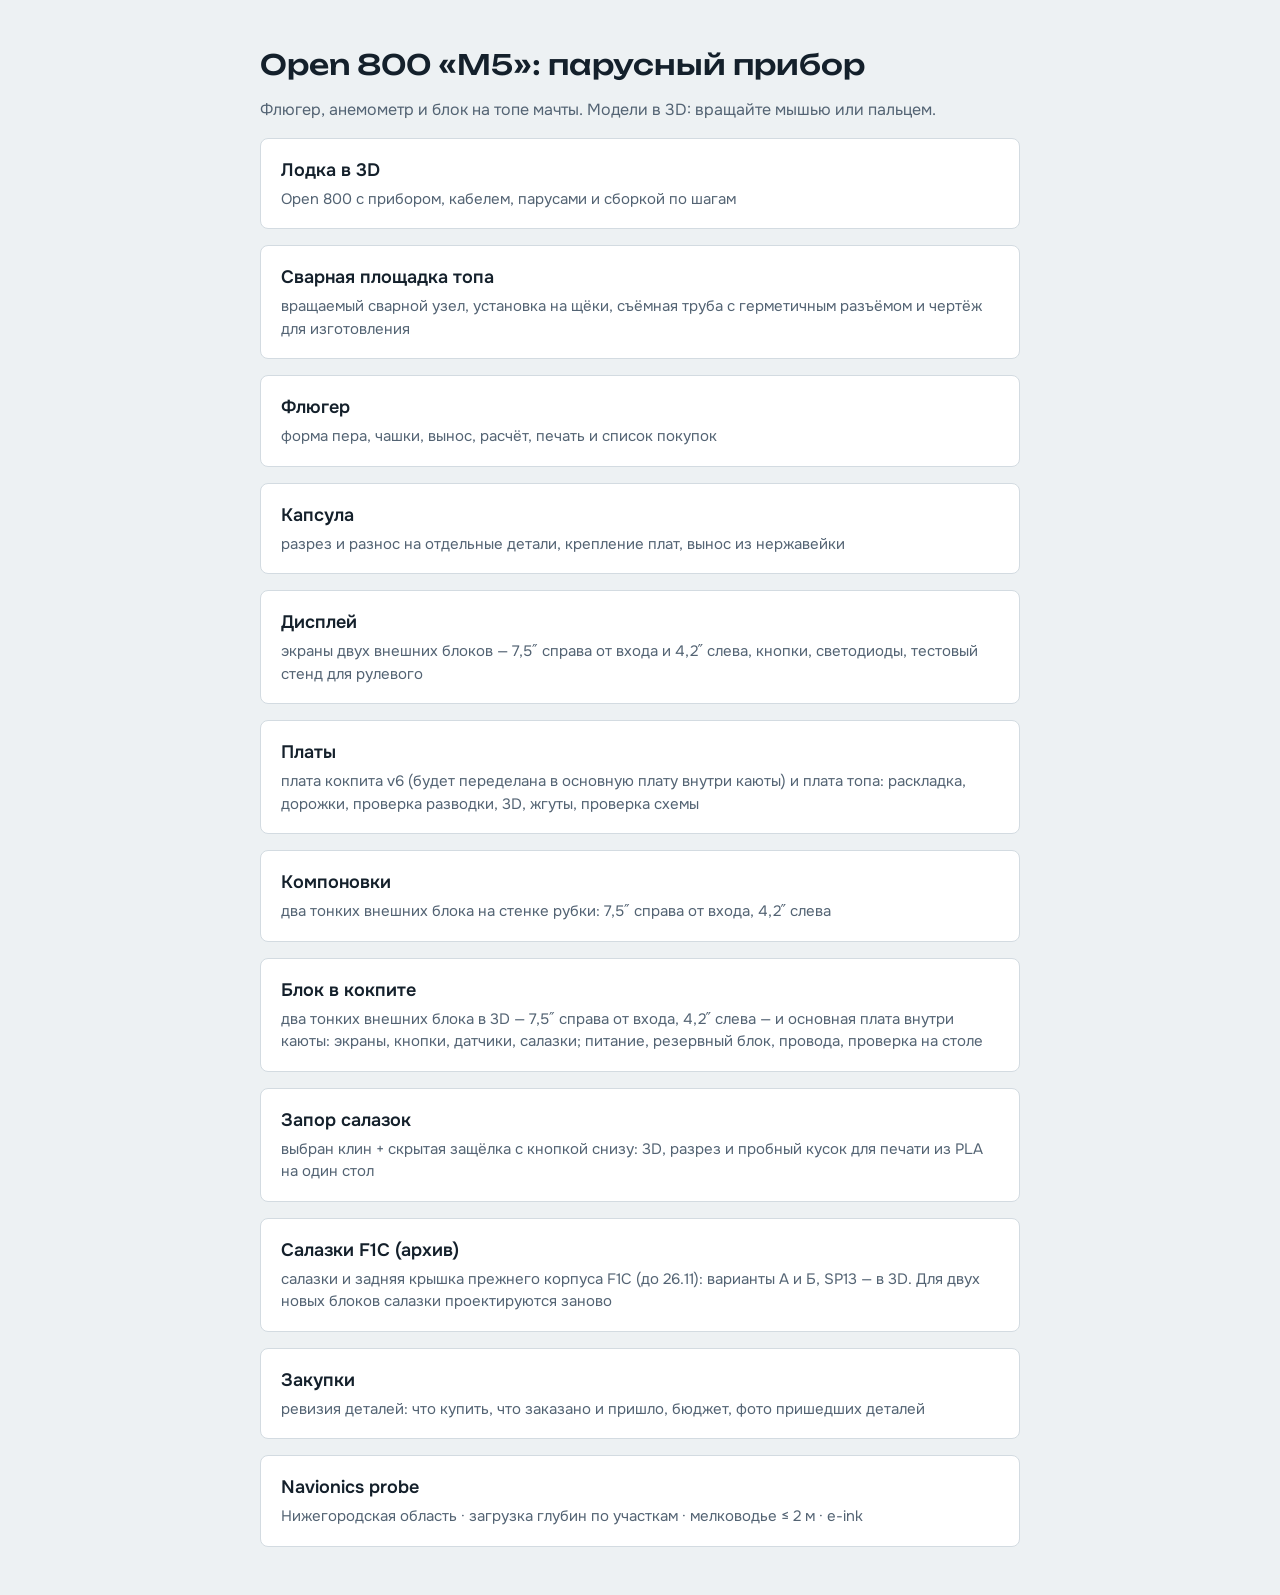
<file: index.html>
<!doctype html>
<html lang="ru">
<head>
<meta charset="utf-8">
<meta name="viewport" content="width=device-width, initial-scale=1">
<title>Open 800 «М5»: прибор</title>
<link rel="stylesheet" href="https://fonts.googleapis.com/css2?family=Unbounded:wght@500&family=Onest:wght@400;500;600&display=swap">
<style>
:root{--bg:#edf1f3;--surface:#fff;--ink:#14202b;--muted:#536373;--line:#d3dbe1;--accent:#0d6b78}
@media (prefers-color-scheme:dark){:root{--bg:#0e151b;--surface:#162029;--ink:#e2e9ee;--muted:#93a3b0;--line:#27343f;--accent:#4db6c2;color-scheme:dark}}
body{margin:0;background:var(--bg);color:var(--ink);font:16px/1.5 "Onest",system-ui,sans-serif}
main{max-width:760px;margin:0 auto;padding:48px 16px;display:grid;gap:16px}
h1{font:500 28px/1.2 "Unbounded","Arial Black",sans-serif;margin:0}
p{margin:0;color:var(--muted)}
a{display:grid;gap:4px;padding:18px 20px;background:var(--surface);border:1px solid var(--line);border-radius:8px;color:inherit;text-decoration:none}
a:hover,a:focus-visible{border-color:var(--accent);outline:none}
b{font-weight:600;font-size:18px}
span{color:var(--muted);font-size:15px}
</style>
</head>
<body>
<main>
<h1>Open 800 «М5»: парусный прибор</h1>
<p>Флюгер, анемометр и блок на топе мачты. Модели в 3D: вращайте мышью или пальцем.</p>
<a href="boat/"><b>Лодка в 3D</b><span>Open 800 с прибором, кабелем, парусами и сборкой по шагам</span></a>
<a href="welded-mount/"><b>Сварная площадка топа</b><span>вращаемый сварной узел, установка на щёки, съёмная труба с герметичным разъёмом и чертёж для изготовления</span></a>
<a href="vane/"><b>Флюгер</b><span>форма пера, чашки, вынос, расчёт, печать и список покупок</span></a>
<a href="capsule/"><b>Капсула</b><span>разрез и разнос на отдельные детали, крепление плат, вынос из нержавейки</span></a>
<a href="display/"><b>Дисплей</b><span>экраны двух внешних блоков — 7,5″ справа от входа и 4,2″ слева, кнопки, светодиоды, тестовый стенд для рулевого</span></a>
<a href="boards/"><b>Платы</b><span>плата кокпита v6 (будет переделана в основную плату внутри каюты) и плата топа: раскладка, дорожки, проверка разводки, 3D, жгуты, проверка схемы</span></a>
<a href="layouts/"><b>Компоновки</b><span>два тонких внешних блока на стенке рубки: 7,5″ справа от входа, 4,2″ слева</span></a>
<a href="cockpit/"><b>Блок в кокпите</b><span>два тонких внешних блока в 3D — 7,5″ справа от входа, 4,2″ слева — и основная плата внутри каюты: экраны, кнопки, датчики, салазки; питание, резервный блок, провода, проверка на столе</span></a>
<a href="latch/"><b>Запор салазок</b><span>выбран клин + скрытая защёлка с кнопкой снизу: 3D, разрез и пробный кусок для печати из PLA на один стол</span></a>
<a href="dock/"><b>Салазки F1C (архив)</b><span>салазки и задняя крышка прежнего корпуса F1C (до 26.11): варианты А и Б, SP13 — в 3D. Для двух новых блоков салазки проектируются заново</span></a>
<a href="zakupki/"><b>Закупки</b><span>ревизия деталей: что купить, что заказано и пришло, бюджет, фото пришедших деталей</span></a>
<a href="navionics-probe/?region=oblast&amp;v=oblast-v8"><b>Navionics probe</b><span>Нижегородская область · загрузка глубин по участкам · мелководье ≤ 2 м · e-ink</span></a>
</main>
</body>
</html>
</file>
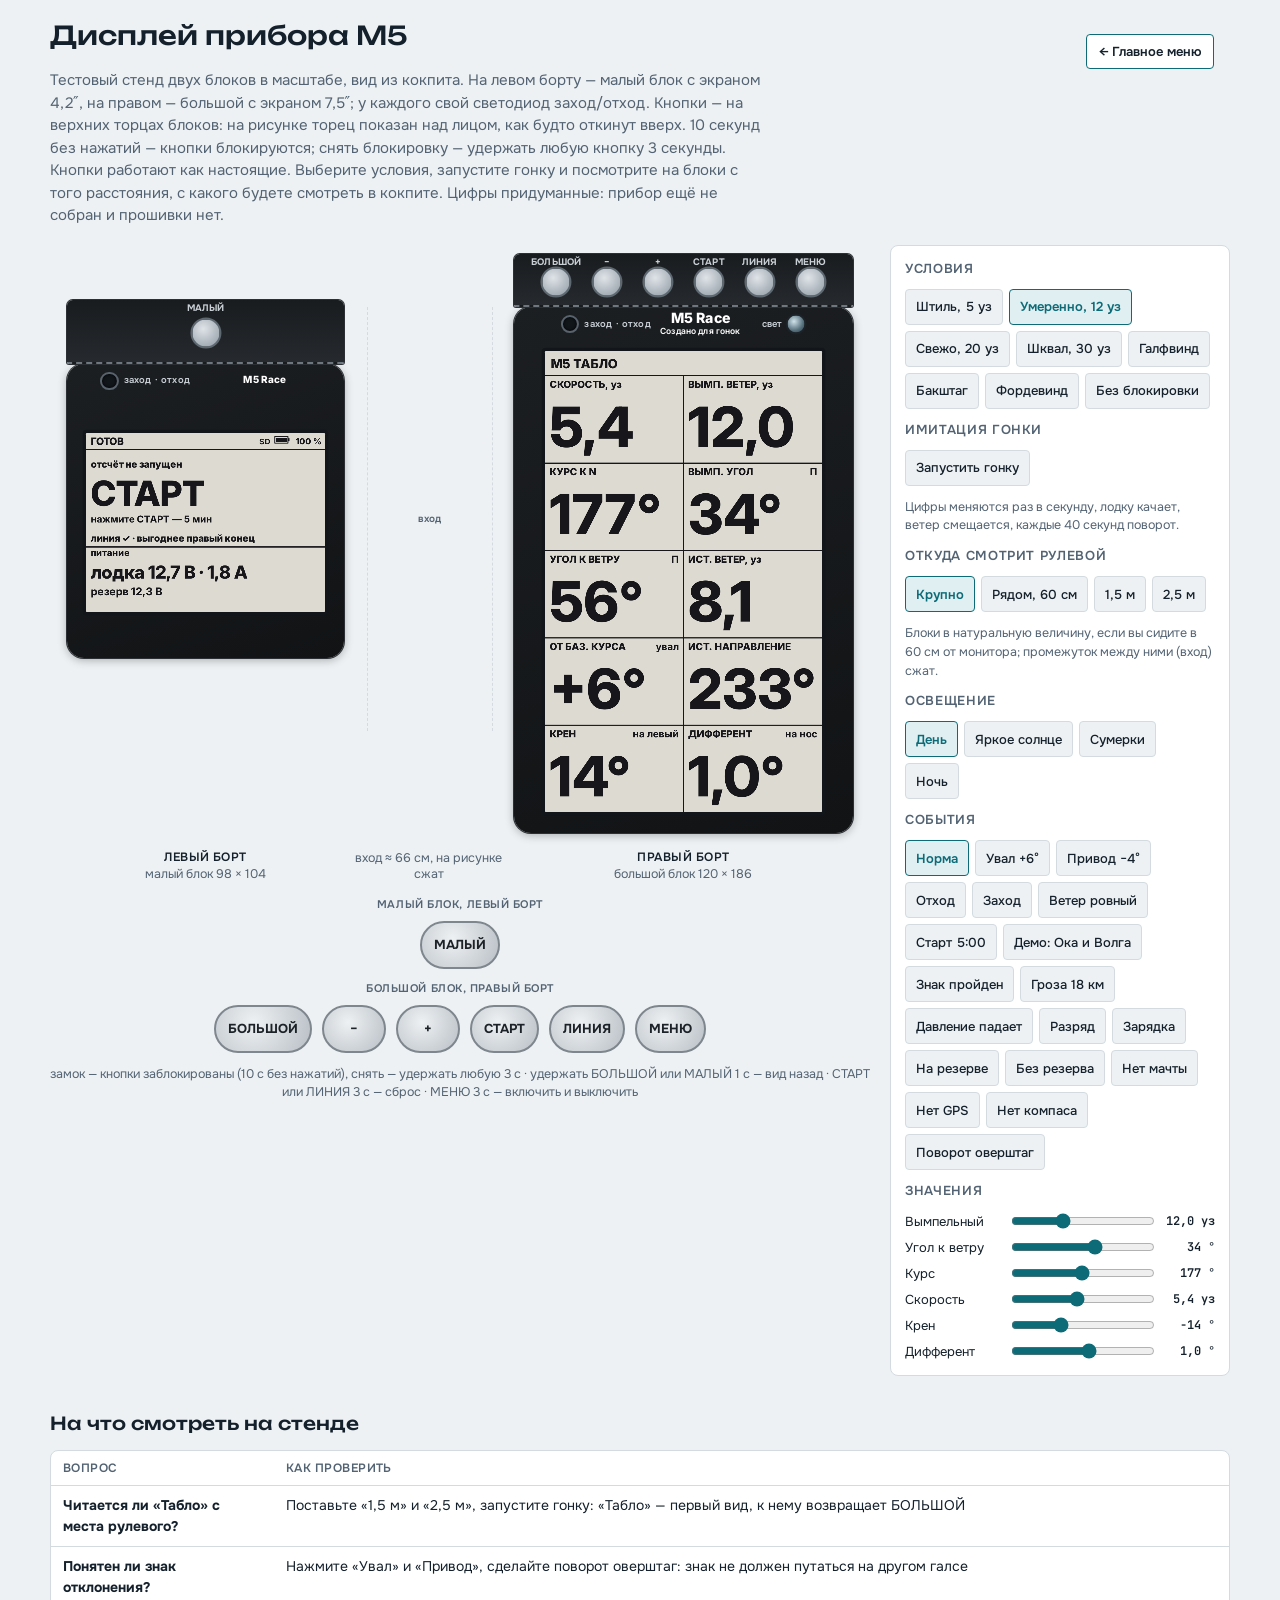
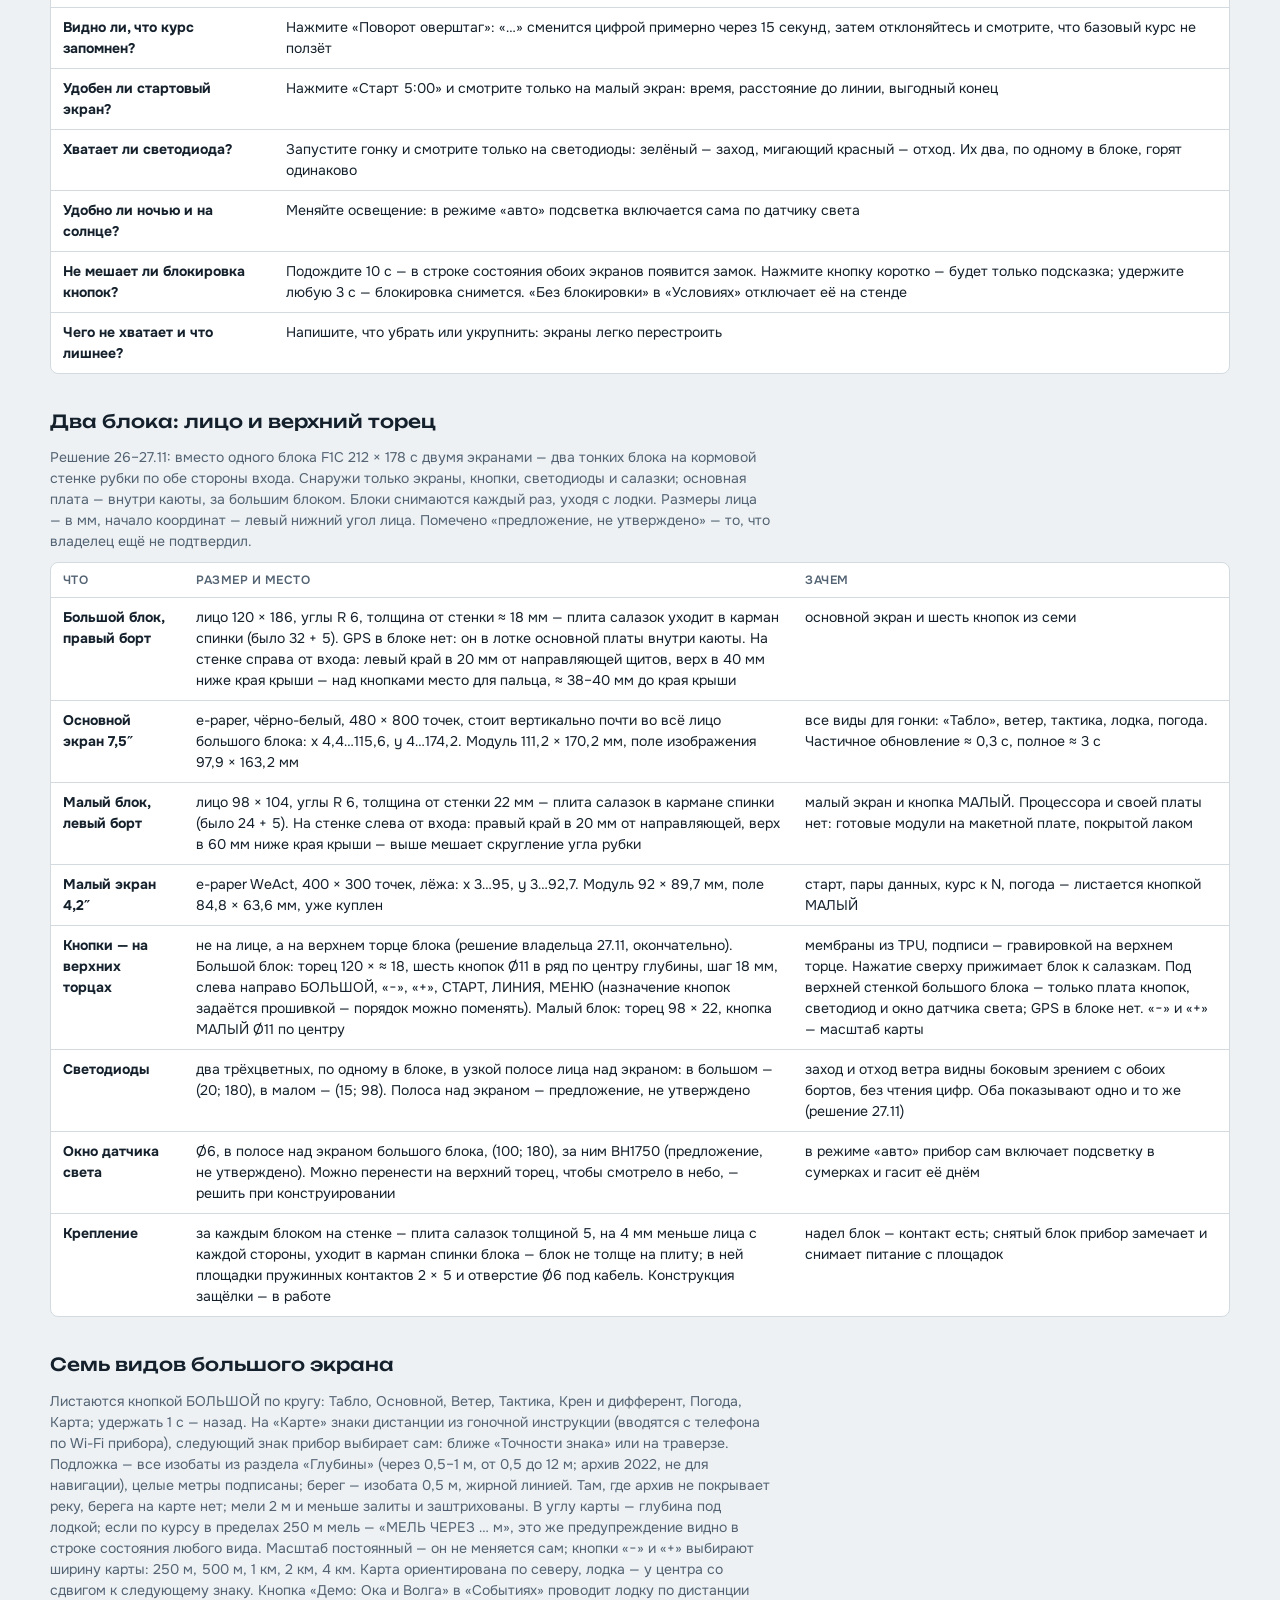
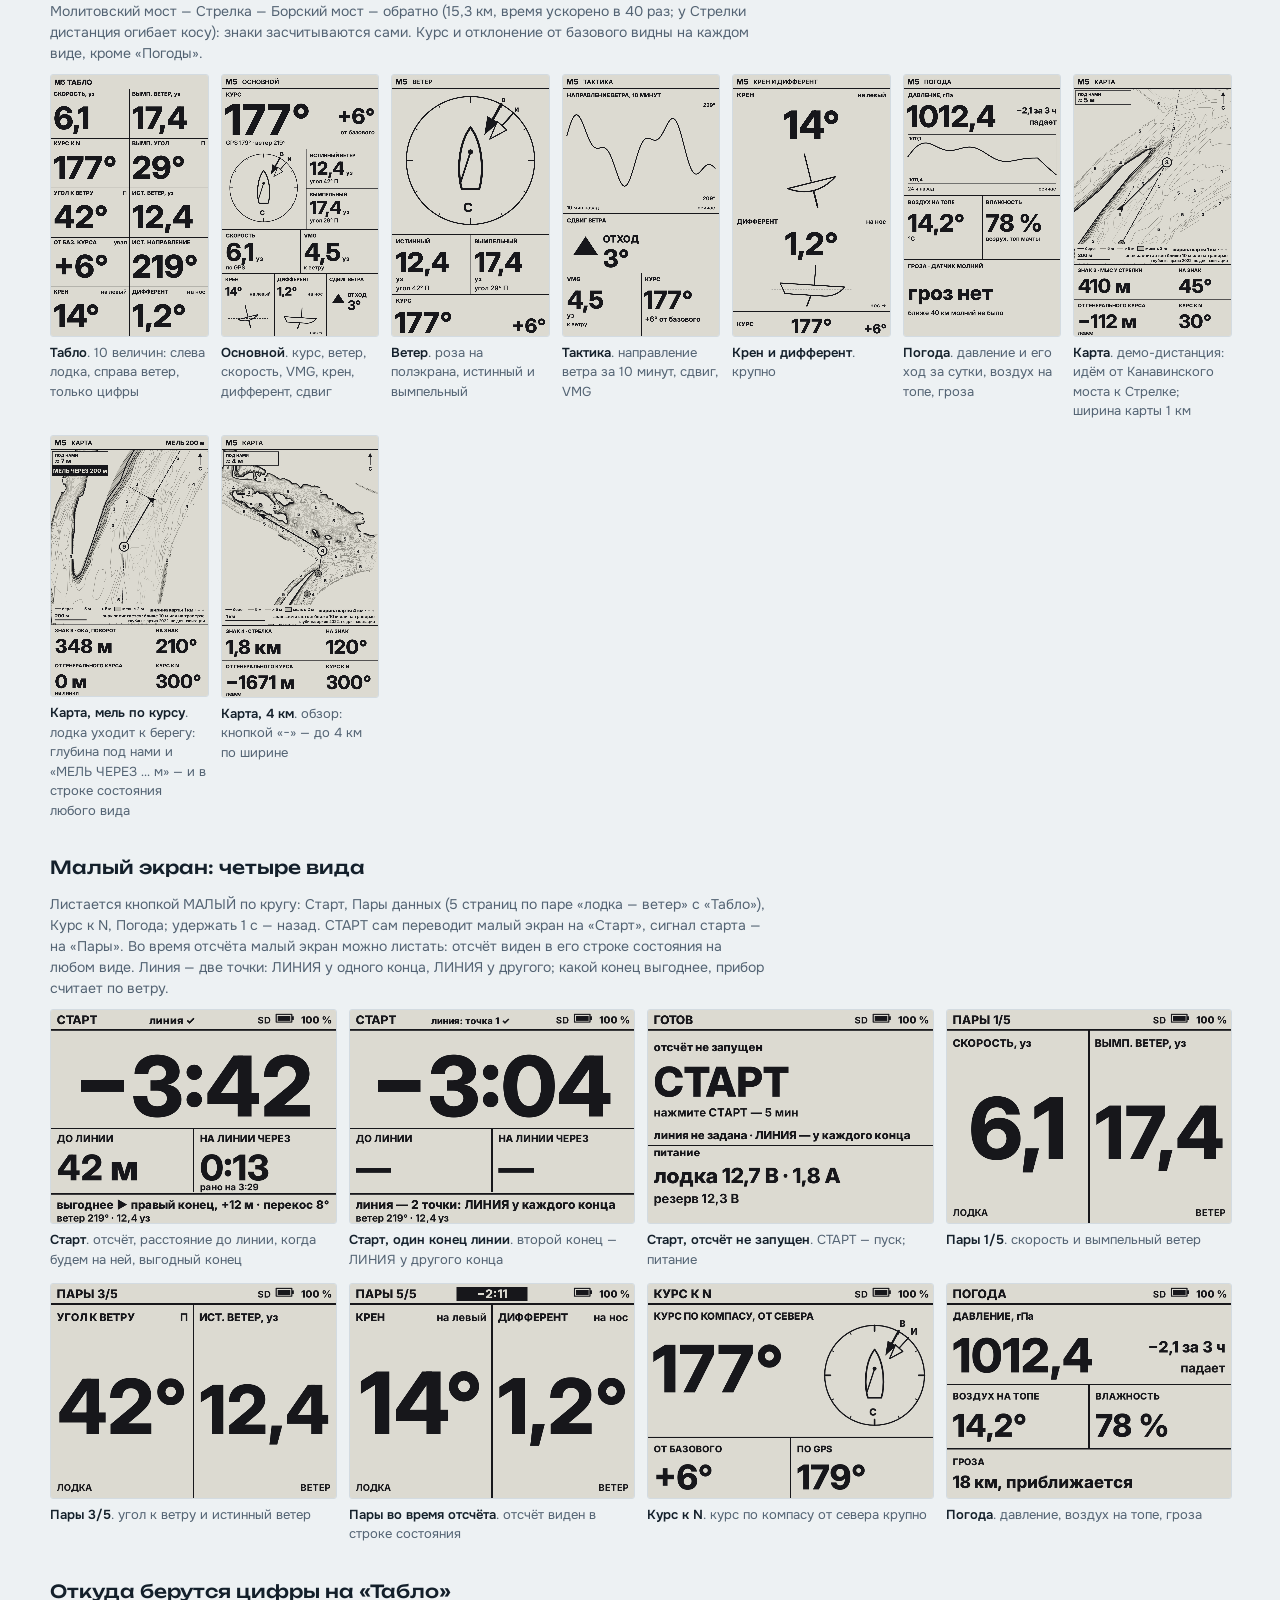
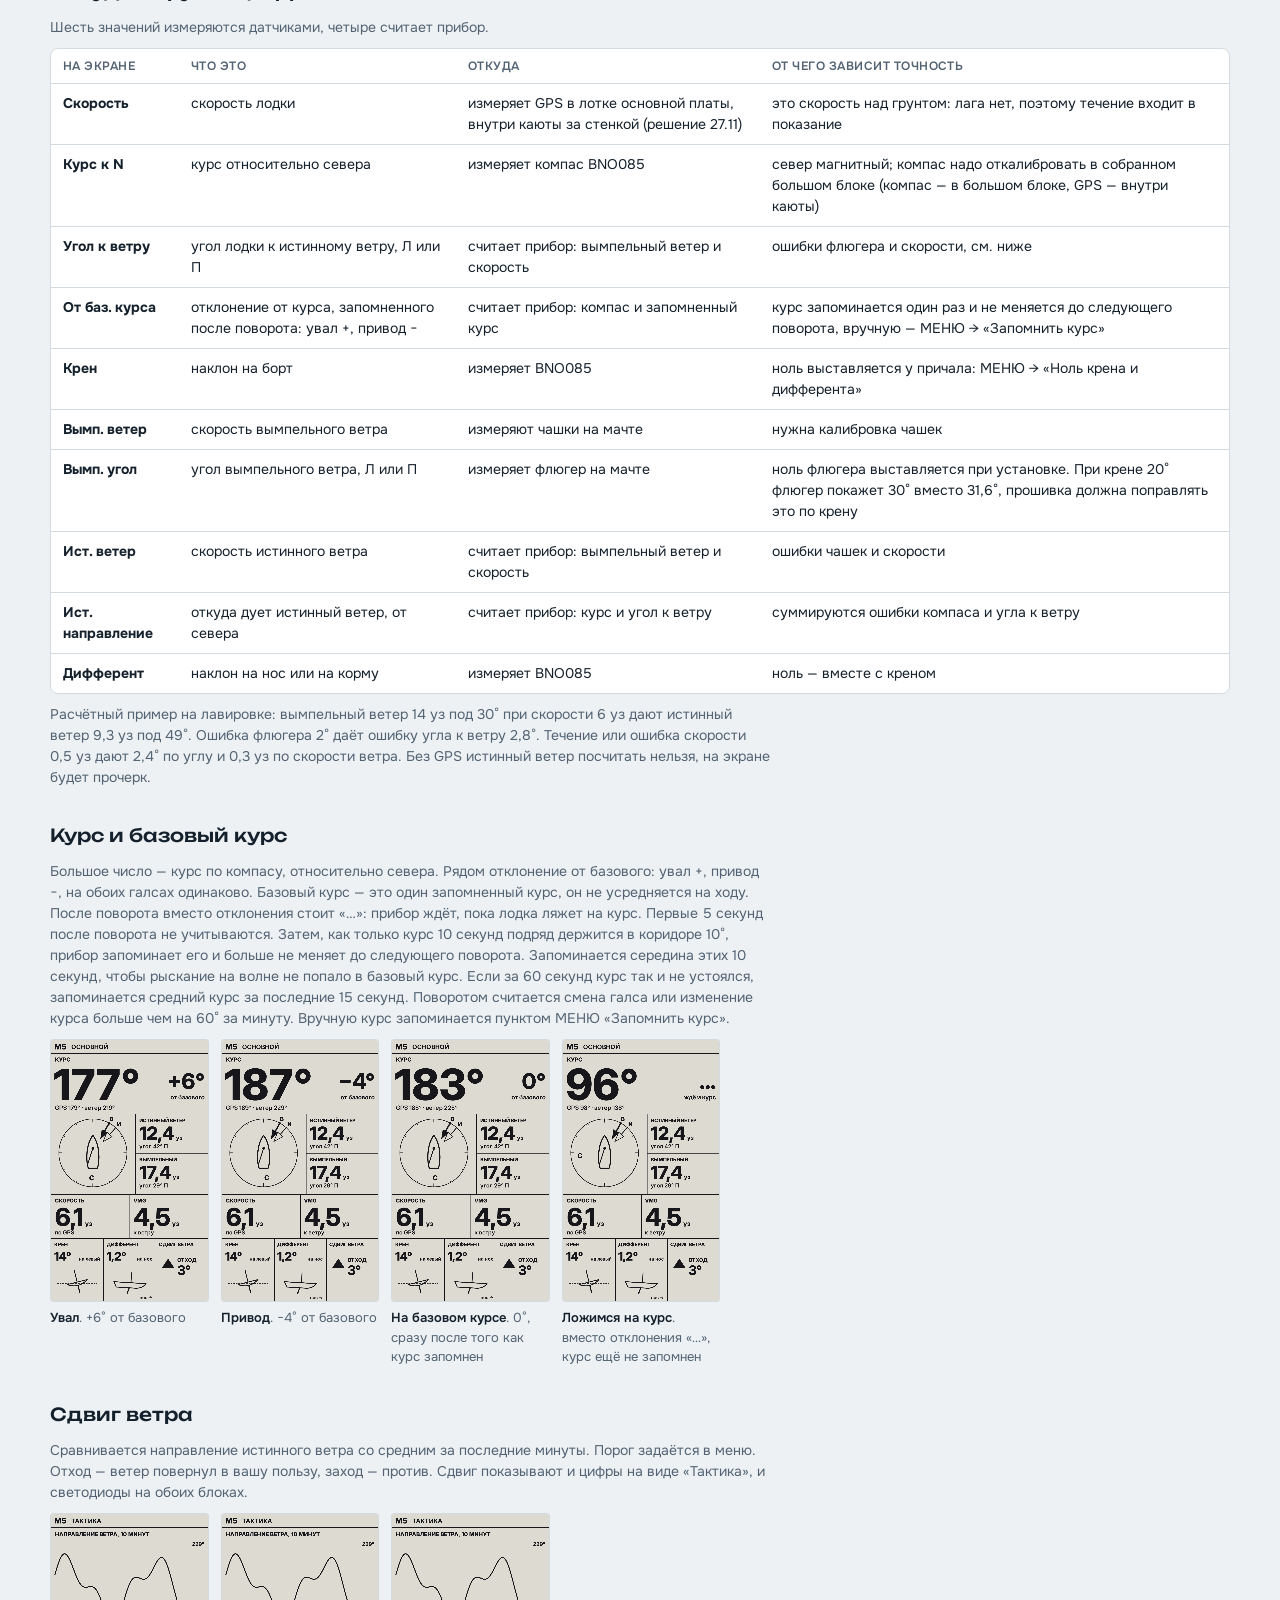
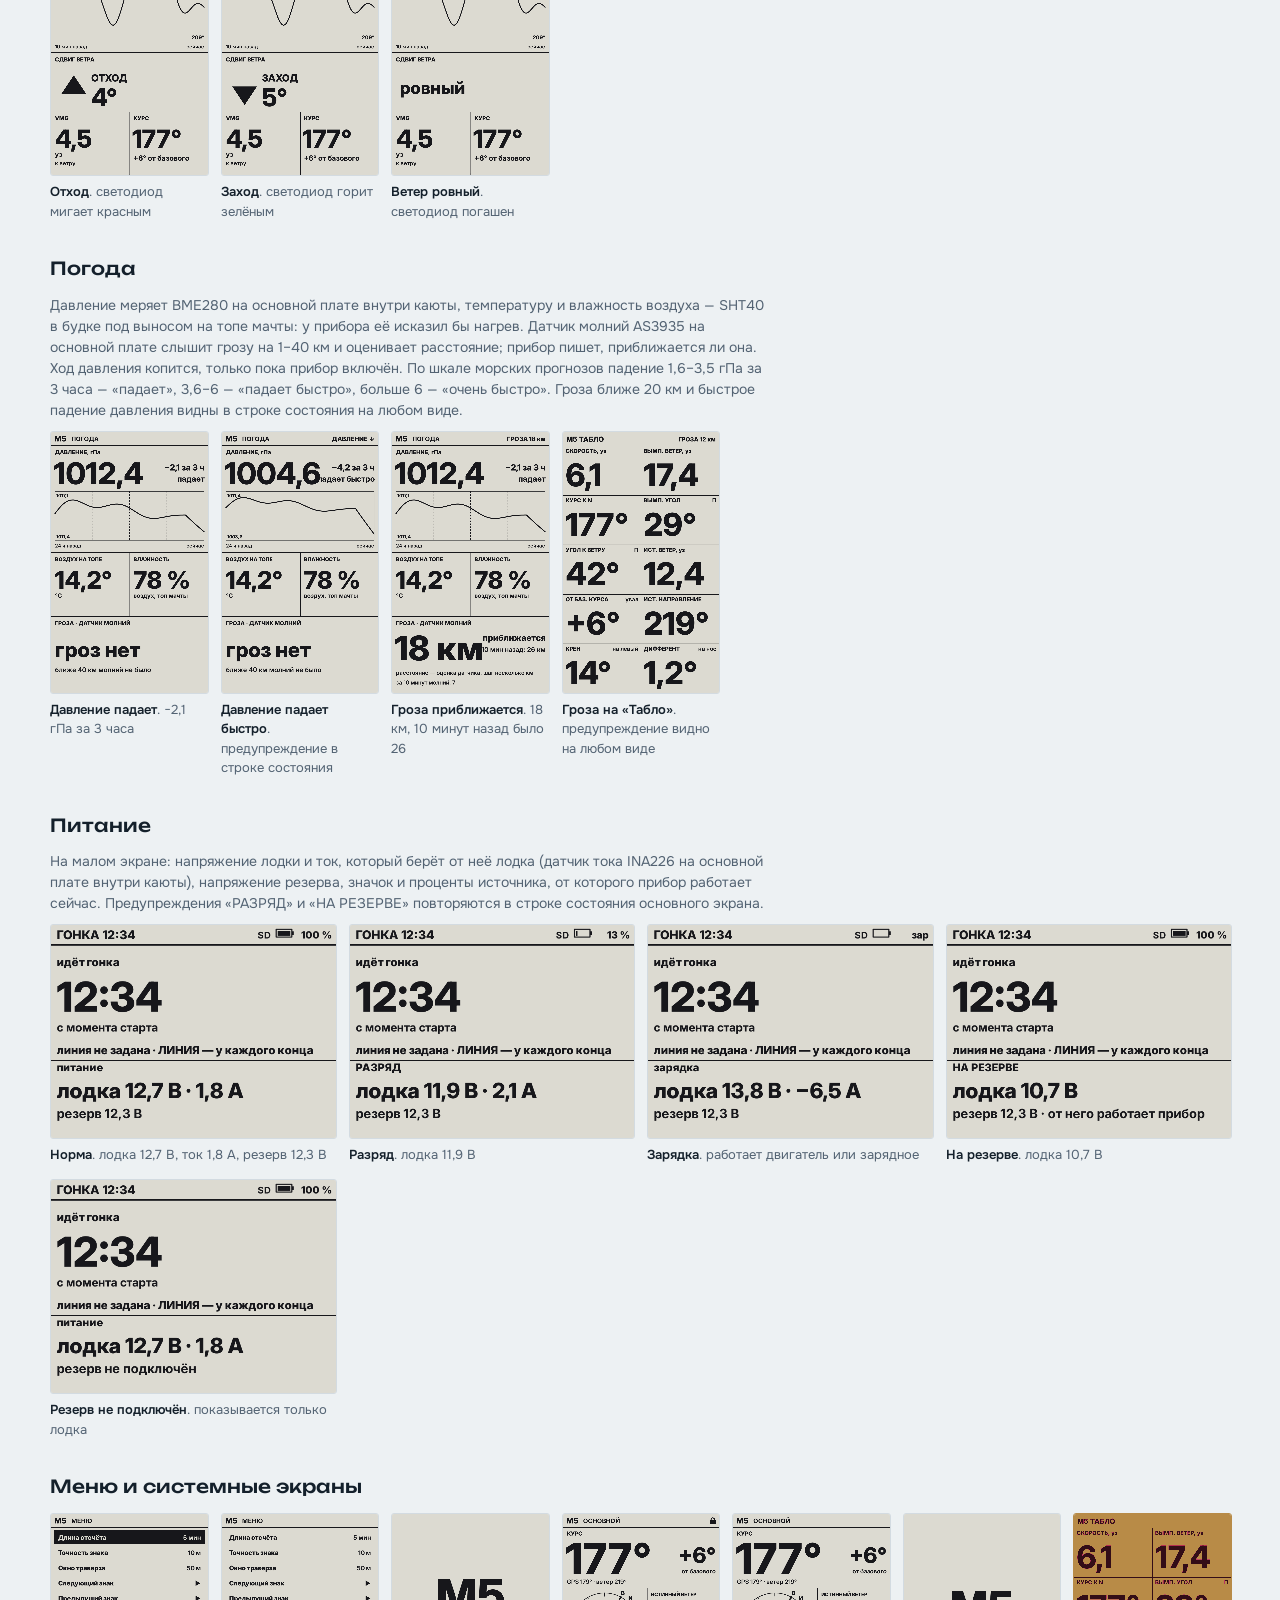
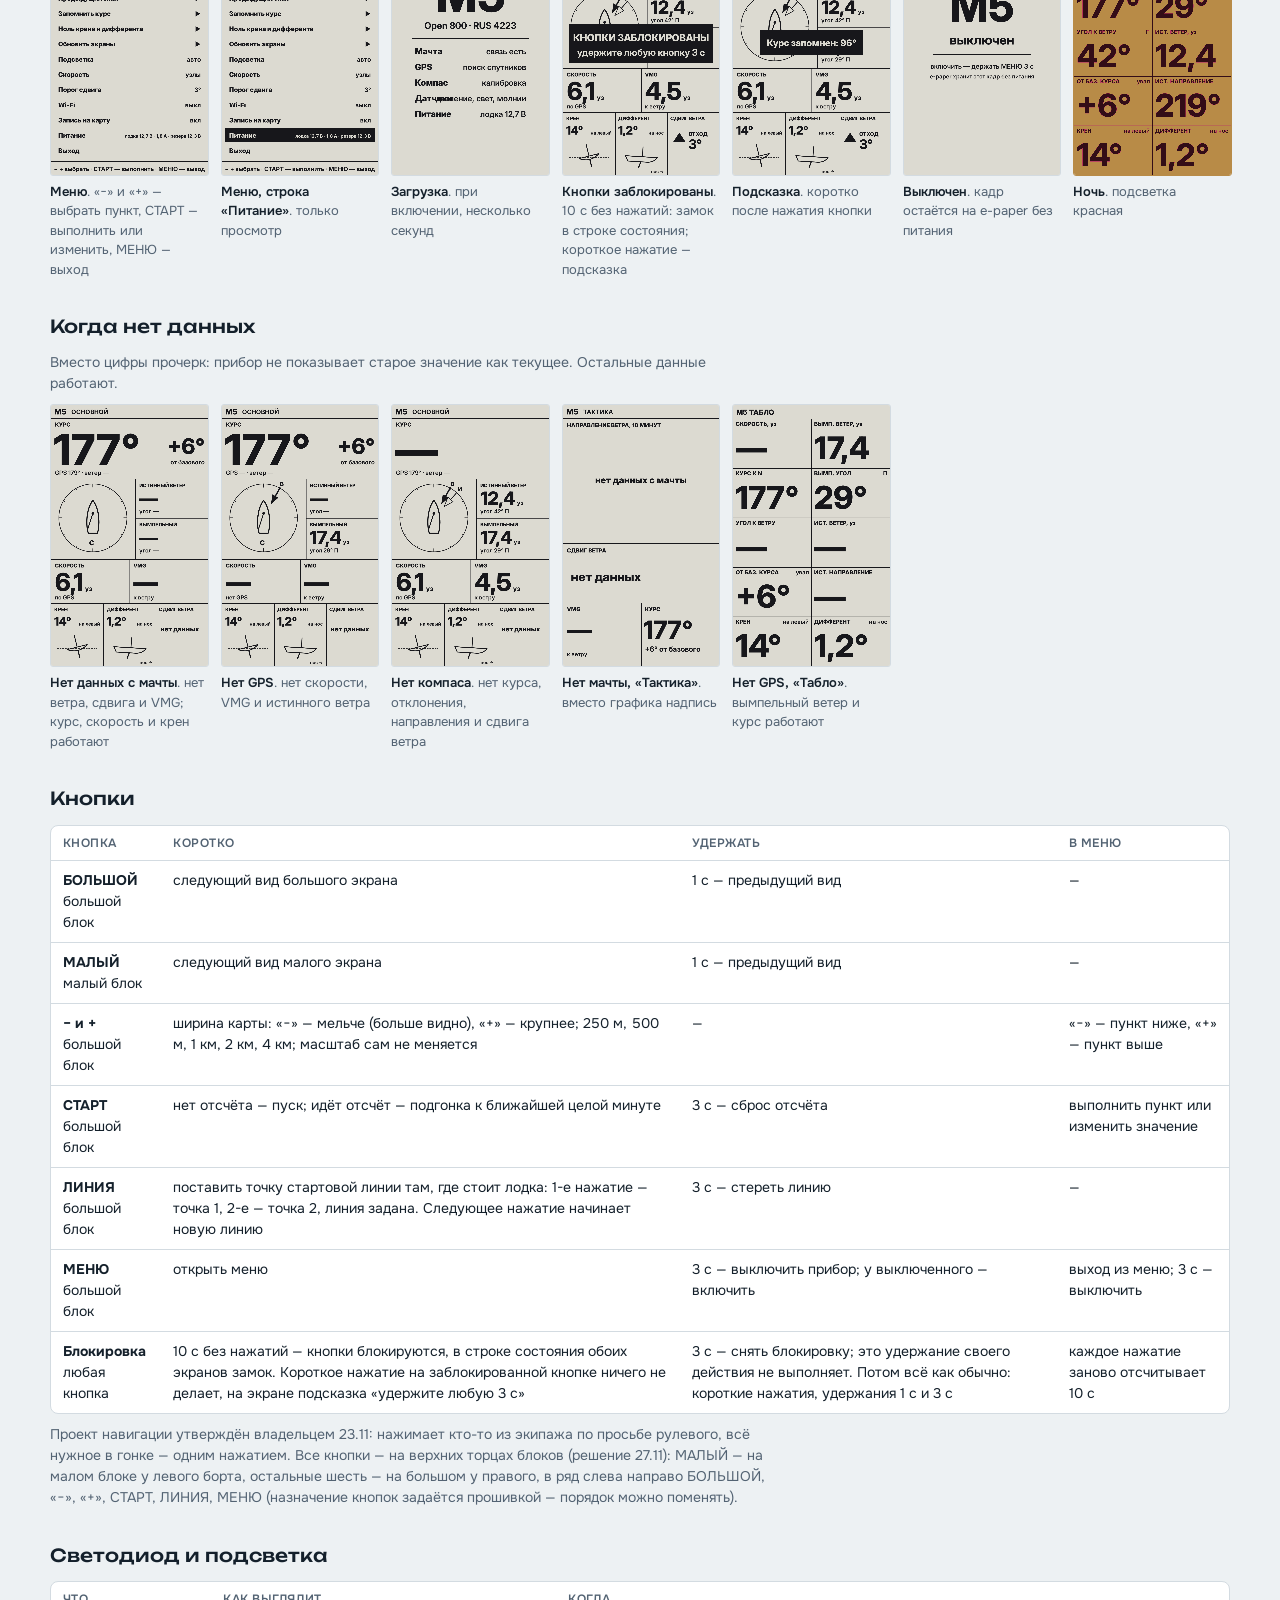
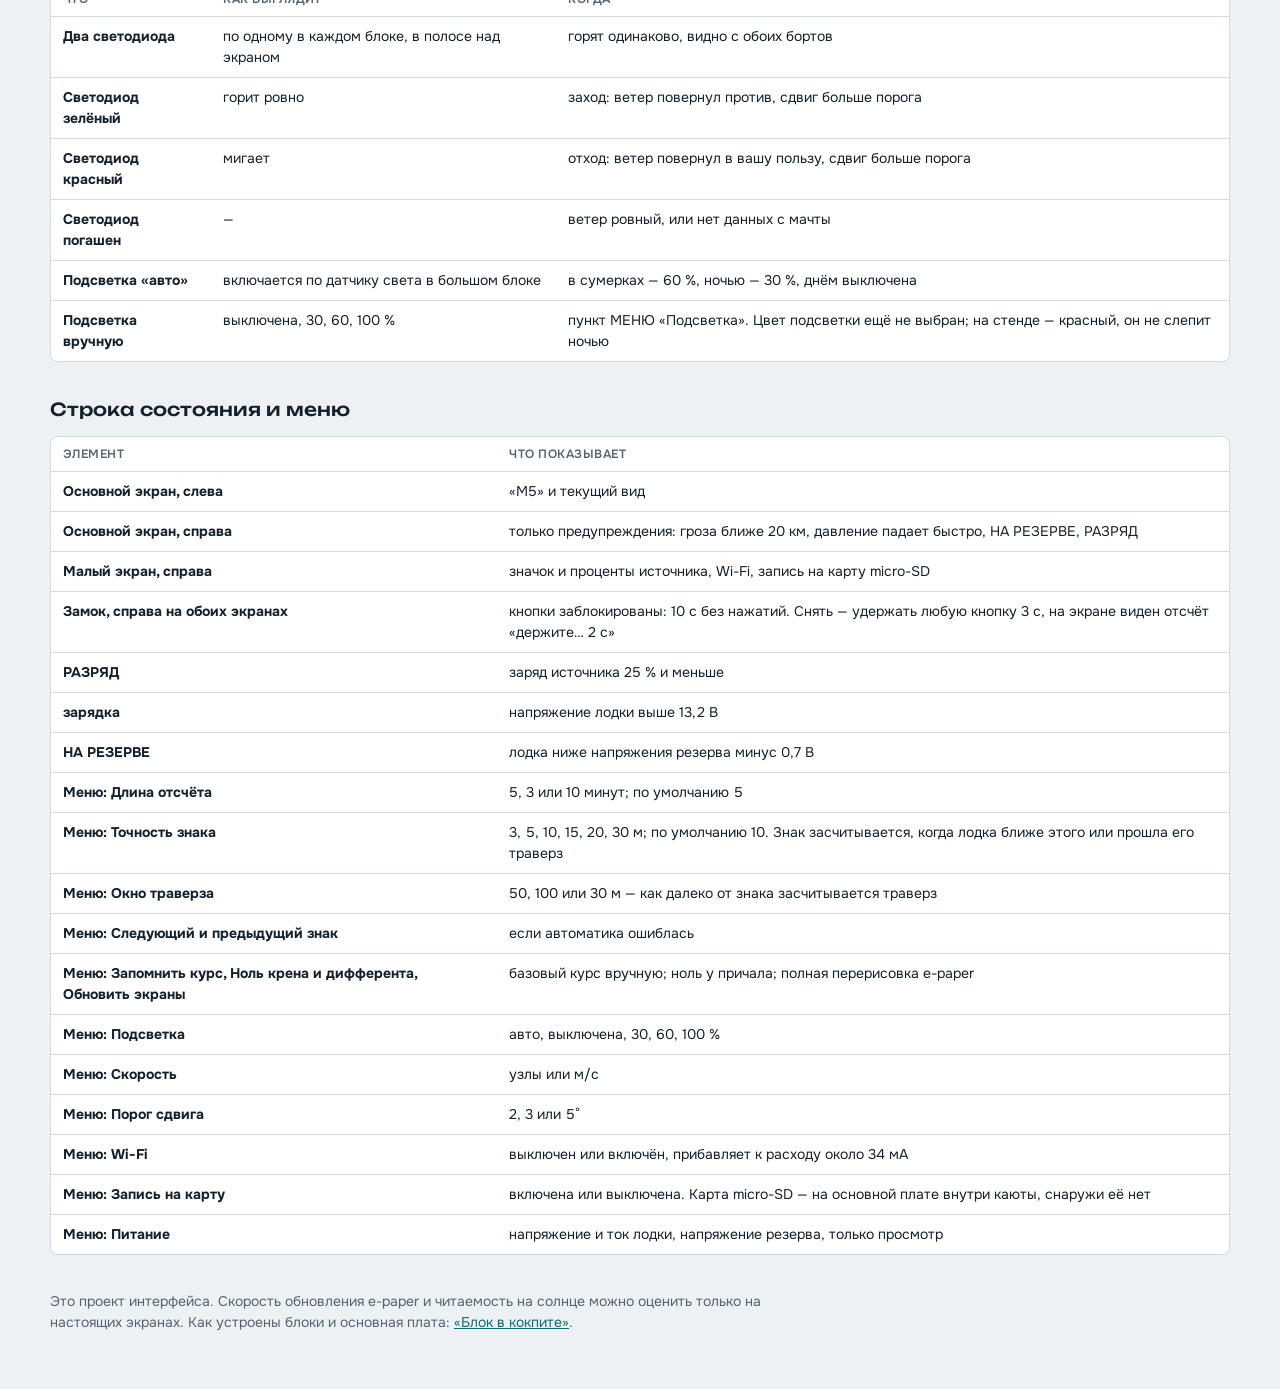
<file: display/index.html>
<!doctype html>
<html lang="ru">
<head>
<meta name="viewport" content="width=device-width, initial-scale=1">
<link rel="icon" href="data:,">
<meta charset="utf-8">
<title>Дисплей прибора М5</title>
<link rel="stylesheet" href="https://fonts.googleapis.com/css2?family=Unbounded:wght@500&family=Onest:wght@400;500;600&family=JetBrains+Mono:wght@400;600&family=Inter:wght@600;700;800&display=swap">
<style>
/* Стенд двух блоков (большой — правый борт, малый — левый): оба экрана живые, кнопки на верхних торцах, блокировка кнопок; ниже раскладка экранов и таблицы управления. Стиль — общий для страниц проекта */ /*two2711*/
:root{
  --bg:#edf1f3; --surface:#ffffff; --ink:#14202b; --muted:#536373; --line:#d3dbe1; --accent:#0d6b78; --accent-bg:#e0eff1;
  --abs:#c9cdc9; --abs2:#a9aeab; --abs-ink:#1c2228; --key:#b8bfc5; --key2:#7f878e;
  --f-display:"Unbounded","Arial Black",system-ui,sans-serif; --f-body:"Onest",system-ui,-apple-system,"Segoe UI",sans-serif; --f-mono:"JetBrains Mono",ui-monospace,Consolas,monospace;
}
@media (prefers-color-scheme: dark){:root:not([data-theme="light"]){--bg:#0e151b;--surface:#162029;--ink:#e2e9ee;--muted:#93a3b0;--line:#27343f;--accent:#4db6c2;--accent-bg:#123238;color-scheme:dark}}
:root[data-theme="dark"]{--bg:#0e151b;--surface:#162029;--ink:#e2e9ee;--muted:#93a3b0;--line:#27343f;--accent:#4db6c2;--accent-bg:#123238;color-scheme:dark}
[hidden]{display:none!important}
body{background:var(--bg);color:var(--ink);font:15px/1.5 var(--f-body);margin:0}
.wrap{max-width:1180px;margin:0 auto;padding-block:20px 56px;padding-left:max(16px,env(safe-area-inset-left,0px));padding-right:max(16px,env(safe-area-inset-right,0px));display:grid;gap:36px}
.stage{position:relative;display:grid;gap:18px;min-width:0}
h1{font:500 26px/1.2 var(--f-display);margin:0;text-wrap:balance;padding-right:150px}
h2{font:500 18px/1.3 var(--f-display);margin:0 0 4px;text-wrap:balance}
.lead{margin:0;max-width:72ch;color:var(--muted)}
.sim{display:grid;grid-template-columns:minmax(0,1fr) 340px;gap:20px;align-items:start}
@media (max-width:980px){.sim{grid-template-columns:minmax(0,1fr)}}
/* два блока в одном масштабе: лица и верхние торцы с кнопками в развёртке (27.11, окончательно) */ /*lock2711*/
.dev{display:grid;gap:12px;min-width:0;justify-items:center}
.bench{width:100%;max-width:100%;display:grid;gap:6px;transition:width .2s}
.pan{position:relative;width:100%;aspect-ratio:290/212;container-type:inline-size} /*gps2711*/
.face{position:absolute;background:linear-gradient(160deg,#1c1f22,#111315);border-radius:2.07cqw;box-shadow:0 0 0 1px #2c3035,0 2px 10px rgba(0,0,0,.3)}   /* корпус чёрный ≈ #141618 (27.11) */ /*brand2711*/
.brand{position:absolute;transform:translate(-50%,50%);display:grid;justify-items:center;gap:.25cqw;color:#fff;font-family:Inter,Arial,sans-serif;line-height:1;white-space:nowrap;pointer-events:none;letter-spacing:.01em}
.end{position:absolute;background:linear-gradient(180deg,#191c1f,#26292d);border-radius:.7cqw .7cqw .25cqw .25cqw;border-bottom:.25cqw dashed #6f777e;box-shadow:0 0 0 1px #2c3035}
.gapm{position:absolute;border-left:1px dashed var(--line);border-right:1px dashed var(--line);display:grid;place-items:center;font:600 max(10px,1.2cqw)/1.2 var(--f-body);color:var(--muted);text-align:center}
.sides{display:grid;grid-template-columns:6fr 98fr 60fr 120fr 6fr;font-size:12.5px;line-height:1.3;color:var(--muted);text-align:center}
.sides b{display:block;color:var(--ink);font-weight:600;text-transform:uppercase;letter-spacing:.04em;font-size:12px}
.mod{position:absolute;background:transparent}
.glass{display:none}
.act{position:absolute;overflow:hidden;box-shadow:0 0 0 .4cqw #12161a;border-radius:.15cqw;background:#dcdad1}
.pk.res{cursor:default;background:radial-gradient(circle at 40% 35%,#5d666f,#363d44);border-style:dashed}
.act canvas{position:absolute;inset:0;width:100%;height:100%;display:block}
.tint{position:absolute;inset:0;background:#b3121a;mix-blend-mode:multiply;opacity:0;pointer-events:none;transition:opacity .2s}
.pk{position:absolute;border-radius:50%;border:.3cqw solid #5e6870;background:radial-gradient(circle at 40% 35%,#dfe4e8,#8f99a3);padding:0;cursor:pointer;transform:translate(-50%,50%)}
.pk::before{content:"";position:absolute;inset:-35%}
.pk:active{background:#5e6870}
.pk:focus-visible,.key:focus-visible,.btn:focus-visible{outline:3px solid var(--accent);outline-offset:2px}
.pl{position:absolute;transform:translate(-50%,50%);font:700 1.15cqw/1 var(--f-body);color:#c9d0d6;white-space:nowrap;pointer-events:none;letter-spacing:.02em}
.pl.lt{transform:translate(0,50%);font-weight:600;font-size:max(6px,1.15cqw)}.pl.rt{transform:translate(-100%,50%);font-weight:600;font-size:max(6px,1.15cqw)}
@container (max-width:520px){.pl.bl{display:none}}   /* на телефоне подписи кнопок на торцах не читаются — они в ряду кнопок ниже, в том же порядке */
.kg{flex-basis:100%;text-align:center;font:600 11px var(--f-body);color:var(--muted);text-transform:uppercase;letter-spacing:.05em;margin-top:2px}
.rled{position:absolute;transform:translate(-50%,50%);border-radius:50%;background:#11161b;box-shadow:inset 0 0 .4cqw #000;border:.25cqw solid #59636d}
.rled.g{background:#3df06a;box-shadow:0 0 2.2cqw #3df06a;border-color:#3df06a}
.rled.r{animation:blink 1s steps(1) infinite}
@keyframes blink{0%{background:#ff4436;box-shadow:0 0 2.2cqw #ff4436;border-color:#ff4436}50%{background:#11161b;box-shadow:inset 0 0 .4cqw #000;border-color:#59636d}}
@media (prefers-reduced-motion:reduce){.rled.r{animation:none;background:#ff4436;box-shadow:0 0 2.2cqw #ff4436;border-color:#ff4436}}
.bh{position:absolute;transform:translate(-50%,50%);border-radius:50%;background:radial-gradient(circle at 38% 35%,#cfe2ea,#56707c 60%,#2b3a42);border:.25cqw solid #1b2328}
/* кнопки обоих блоков крупно — для телефона и для удобства */
.keys{display:flex;flex-wrap:wrap;gap:10px;justify-content:center;align-items:center}
.key{min-width:64px;min-height:48px;padding:0 12px;border-radius:24px;border:2px solid var(--key2);background:radial-gradient(circle at 40% 35%,#eef1f3,var(--key));font:700 13px var(--f-body);color:var(--abs-ink);cursor:pointer;position:relative;overflow:hidden}
.key:active{background:var(--key2);color:#fff}
.key i{position:absolute;left:0;bottom:0;height:4px;width:0;background:var(--accent)}
.hint{margin:0;font-size:12.5px;color:var(--muted);text-align:center}
/* пульт сценариев */
.panel{background:var(--surface);border:1px solid var(--line);border-radius:8px;padding:14px;display:grid;gap:12px;min-width:0}
.panel .hint{text-align:left}
.panel h3{margin:0;font:600 13px var(--f-body);color:var(--muted);text-transform:uppercase;letter-spacing:.05em}
.chips{display:flex;flex-wrap:wrap;gap:6px}
.btn{min-height:36px;padding:0 10px;border-radius:4px;border:1px solid var(--line);background:var(--bg);color:var(--ink);font:500 13px var(--f-body);cursor:pointer}
.btn[aria-pressed="true"]{border-color:var(--accent);background:var(--accent-bg);color:var(--accent);font-weight:600}
.sl{display:grid;grid-template-columns:96px minmax(0,1fr) 54px;gap:8px;align-items:center;font-size:13px}
.sl input{width:100%;accent-color:var(--accent);min-width:0}
.sl output{font:600 12px var(--f-mono);text-align:right;font-variant-numeric:tabular-nums}
/* раскладка экранов */
.grp{display:grid;gap:10px}
.gal{display:grid;grid-template-columns:repeat(auto-fill,minmax(150px,1fr));gap:14px}
.gal.s{grid-template-columns:repeat(auto-fill,minmax(230px,1fr))}
figure{margin:0;display:grid;gap:6px;min-width:0;align-content:start}
figure canvas{display:block;width:100%;height:auto;border-radius:3px;border:1px solid var(--line)}
figure canvas.p{aspect-ratio:480/800}figure canvas.s{aspect-ratio:4/3}
figure.night canvas{filter:sepia(1) saturate(9) hue-rotate(-50deg) brightness(.72)}
figcaption{font-size:13px;color:var(--muted)}figcaption b{color:var(--ink);font-weight:600}
.tbl{overflow-x:auto;background:var(--surface);border:1px solid var(--line);border-radius:8px}
table{border-collapse:collapse;width:100%;font-size:14px}
th,td{padding:9px 12px;text-align:left;vertical-align:top;border-bottom:1px solid var(--line)}
tr:last-child td{border-bottom:0}
th{font:600 12px var(--f-body);color:var(--muted);text-transform:uppercase;letter-spacing:.04em}
.note{margin:0;color:var(--muted);font-size:14px;max-width:80ch}
.note a{color:var(--accent)}
@media (max-width:560px){h1{font-size:22px}.key{min-width:56px}}
.home{position:absolute;top:14px;right:16px;z-index:6;padding:8px 12px;border-radius:4px;border:1px solid var(--accent);background:var(--surface);color:var(--ink);font:600 13px var(--f-body);text-decoration:none}
.home:hover,.home:focus-visible{background:var(--accent);color:var(--surface);outline:none}
@media (max-width:900px){.home{top:10px;left:16px;right:auto}.badge{top:54px}.tools{top:114px}.views{top:116px}.stage>h1{padding-right:0;padding-top:44px}}
</style>

<div class="wrap">
  <div class="stage" id="stage">
    <a class="home" href="../">← Главное меню</a>
    <h1>Дисплей прибора М5</h1>
    <p class="lead">Тестовый стенд двух блоков в масштабе, вид из кокпита. На левом борту — малый блок с экраном 4,2″, на правом — большой с экраном 7,5″; у каждого свой светодиод заход/отход. Кнопки — на верхних торцах блоков: на рисунке торец показан над лицом, как будто откинут вверх. 10 секунд без нажатий — кнопки блокируются; снять блокировку — удержать любую кнопку 3 секунды. Кнопки работают как настоящие. Выберите условия, запустите гонку и посмотрите на блоки с того расстояния, с какого будете смотреть в кокпите. Цифры придуманные: прибор ещё не собран и прошивки нет.</p>
    <div class="sim">
      <div class="dev">
        <div class="bench" id="bench">
          <div class="pan" id="pan" role="group" aria-label="Два блока в масштабе, вид из кокпита: слева малый блок 98 × 104 мм на левом борту, справа большой блок 120 × 186 мм на правом борту; над каждым лицом — его верхний торец с кнопками в развёртке; промежуток между блоками сжат"></div>
          <div class="sides" aria-hidden="true"><span></span><span><b>левый борт</b>малый блок 98&nbsp;×&nbsp;104</span><span>вход ≈&nbsp;66&nbsp;см, на&nbsp;рисунке сжат</span><span><b>правый борт</b>большой блок 120&nbsp;×&nbsp;186</span><span></span></div>
        </div>
        <div class="keys" aria-label="Кнопки обоих блоков крупно">
          <span class="kg">малый блок, левый борт</span>
          <button type="button" class="key" data-k="small" aria-label="МАЛЫЙ: следующий вид малого экрана; удержать — предыдущий">МАЛЫЙ<i></i></button>
          <span class="kg">большой блок, правый борт</span>
          <button type="button" class="key" data-k="big" aria-label="БОЛЬШОЙ: следующий вид большого экрана; удержать — предыдущий">БОЛЬШОЙ<i></i></button>
          <button type="button" class="key" data-k="zout" aria-label="Карта мельче">−<i></i></button>
          <button type="button" class="key" data-k="zin" aria-label="Карта крупнее">+<i></i></button>
          <button type="button" class="key" data-k="start" aria-label="СТАРТ: пуск отсчёта или подгонка к минуте; удержать 3 с — сброс">СТАРТ<i></i></button>
          <button type="button" class="key" data-k="line" aria-label="ЛИНИЯ: отметить конец стартовой линии; удержать 3 с — стереть">ЛИНИЯ<i></i></button>
          <button type="button" class="key" data-k="menu">МЕНЮ<i></i></button>
        </div>
        <p class="hint" id="kHint">замок — кнопки заблокированы (10 с без нажатий), снять — удержать любую 3 с · удержать БОЛЬШОЙ или МАЛЫЙ 1 с — вид назад · СТАРТ или ЛИНИЯ 3 с — сброс · МЕНЮ 3 с — включить и выключить</p>
      </div>
      <div class="panel">
        <h3>Условия</h3>
        <div class="chips" id="wx"></div>
        <h3>Имитация гонки</h3>
        <div class="chips"><button type="button" class="btn" id="run" aria-pressed="false">Запустить гонку</button></div>
        <p class="hint" id="runTxt">Цифры меняются раз в секунду, лодку качает, ветер смещается, каждые 40 секунд поворот.</p>
        <h3>Откуда смотрит рулевой</h3>
        <div class="chips" id="dist"></div>
        <p class="hint">Блоки в натуральную величину, если вы сидите в 60 см от монитора; промежуток между ними (вход) сжат.</p>
        <h3>Освещение</h3>
        <div class="chips" id="amb"></div>
        <h3>События</h3>
        <div class="chips" id="scn"></div>
        <h3>Значения</h3>
        <div id="sl" style="display:grid;gap:6px"></div>
      </div>
    </div>
  </div>

  <section class="grp"><h2>На что смотреть на стенде</h2><div class="tbl"><table>
    <tr><th>Вопрос</th><th>Как проверить</th></tr>
    <tr><td><b>Читается ли «Табло» с места рулевого?</b></td><td>Поставьте «1,5 м» и «2,5 м», запустите гонку: «Табло» — первый вид, к нему возвращает БОЛЬШОЙ</td></tr>
    <tr><td><b>Понятен ли знак отклонения?</b></td><td>Нажмите «Увал» и «Привод», сделайте поворот оверштаг: знак не должен путаться на другом галсе</td></tr>
    <tr><td><b>Видно ли, что курс запомнен?</b></td><td>Нажмите «Поворот оверштаг»: «…» сменится цифрой примерно через 15 секунд, затем отклоняйтесь и смотрите, что базовый курс не ползёт</td></tr>
    <tr><td><b>Удобен ли стартовый экран?</b></td><td>Нажмите «Старт 5:00» и смотрите только на малый экран: время, расстояние до линии, выгодный конец</td></tr>
    <tr><td><b>Хватает ли светодиода?</b></td><td>Запустите гонку и смотрите только на светодиоды: зелёный — заход, мигающий красный — отход. Их два, по одному в блоке, горят одинаково</td></tr>
    <tr><td><b>Удобно ли ночью и на солнце?</b></td><td>Меняйте освещение: в режиме «авто» подсветка включается сама по датчику света</td></tr>
    <tr><td><b>Не мешает ли блокировка кнопок?</b></td><td>Подождите 10 с — в строке состояния обоих экранов появится замок. Нажмите кнопку коротко — будет только подсказка; удержите любую 3 с — блокировка снимется. «Без блокировки» в «Условиях» отключает её на стенде</td></tr>
    <tr><td><b>Чего не хватает и что лишнее?</b></td><td>Напишите, что убрать или укрупнить: экраны легко перестроить</td></tr>
  </table></div></section>

  <section class="grp"><h2>Два блока: лицо и верхний торец</h2><p class="note">Решение 26–27.11: вместо одного блока F1C 212 × 178 с двумя экранами — два тонких блока на кормовой стенке рубки по обе стороны входа. Снаружи только экраны, кнопки, светодиоды и салазки; основная плата — внутри каюты, за большим блоком. Блоки снимаются каждый раз, уходя с лодки. Размеры лица — в мм, начало координат — левый нижний угол лица. Помечено «предложение, не утверждено» — то, что владелец ещё не подтвердил.</p><div class="tbl"><table>
    <tr><th>Что</th><th>Размер и место</th><th>Зачем</th></tr>
    <tr><td><b>Большой блок, правый борт</b></td><td>лицо 120 × 186, углы R 6, толщина от стенки ≈ 18 мм — плита салазок уходит в карман спинки (было 32 + 5). GPS в блоке нет: он в лотке основной платы внутри каюты. На стенке справа от входа: левый край в 20 мм от направляющей щитов, верх в 40 мм ниже края крыши — над кнопками место для пальца, ≈ 38–40 мм до края крыши</td><td>основной экран и шесть кнопок из семи</td></tr>
    <tr><td><b>Основной экран 7,5″</b></td><td>e-paper, чёрно-белый, 480 × 800 точек, стоит вертикально почти во всё лицо большого блока: x 4,4…115,6, y 4…174,2. Модуль 111,2 × 170,2 мм, поле изображения 97,9 × 163,2 мм</td><td>все виды для гонки: «Табло», ветер, тактика, лодка, погода. Частичное обновление ≈ 0,3 с, полное ≈ 3 с</td></tr>
    <tr><td><b>Малый блок, левый борт</b></td><td>лицо 98 × 104, углы R 6, толщина от стенки 22 мм — плита салазок в кармане спинки (было 24 + 5). На стенке слева от входа: правый край в 20 мм от направляющей, верх в 60 мм ниже края крыши — выше мешает скругление угла рубки</td><td>малый экран и кнопка МАЛЫЙ. Процессора и своей платы нет: готовые модули на макетной плате, покрытой лаком</td></tr>
    <tr><td><b>Малый экран 4,2″</b></td><td>e-paper WeAct, 400 × 300 точек, лёжа: x 3…95, y 3…92,7. Модуль 92 × 89,7 мм, поле 84,8 × 63,6 мм, уже куплен</td><td>старт, пары данных, курс к N, погода — листается кнопкой МАЛЫЙ</td></tr>
    <tr><td><b>Кнопки — на верхних торцах</b></td><td>не на лице, а на верхнем торце блока (решение владельца 27.11, окончательно). Большой блок: торец 120 × ≈ 18, шесть кнопок Ø11 в ряд по центру глубины, шаг 18 мм, слева направо БОЛЬШОЙ, «−», «+», СТАРТ, ЛИНИЯ, МЕНЮ (назначение кнопок задаётся прошивкой — порядок можно поменять). Малый блок: торец 98 × 22, кнопка МАЛЫЙ Ø11 по центру</td><td>мембраны из TPU, подписи — гравировкой на верхнем торце. Нажатие сверху прижимает блок к салазкам. Под верхней стенкой большого блока — только плата кнопок, светодиод и окно датчика света; GPS в блоке нет. «−» и «+» — масштаб карты</td></tr>
    <tr><td><b>Светодиоды</b></td><td>два трёхцветных, по одному в блоке, в узкой полосе лица над экраном: в большом — (20; 180), в малом — (15; 98). Полоса над экраном — предложение, не утверждено</td><td>заход и отход ветра видны боковым зрением с обоих бортов, без чтения цифр. Оба показывают одно и то же (решение 27.11)</td></tr>
    <tr><td><b>Окно датчика света</b></td><td>Ø6, в полосе над экраном большого блока, (100; 180), за ним BH1750 (предложение, не утверждено). Можно перенести на верхний торец, чтобы смотрело в небо, — решить при конструировании</td><td>в режиме «авто» прибор сам включает подсветку в сумерках и гасит её днём</td></tr>
    <tr><td><b>Крепление</b></td><td>за каждым блоком на стенке — плита салазок толщиной 5, на 4 мм меньше лица с каждой стороны, уходит в карман спинки блока — блок не толще на плиту; в ней площадки пружинных контактов 2 × 5 и отверстие Ø6 под кабель. Конструкция защёлки — в работе</td><td>надел блок — контакт есть; снятый блок прибор замечает и снимает питание с площадок</td></tr>
  </table></div></section>

  <section class="grp"><h2>Семь видов большого экрана</h2><p class="note">Листаются кнопкой БОЛЬШОЙ по кругу: Табло, Основной, Ветер, Тактика, Крен и дифферент, Погода, Карта; удержать 1 с — назад. На «Карте» знаки дистанции из гоночной инструкции (вводятся с телефона по Wi-Fi прибора), следующий знак прибор выбирает сам: ближе «Точности знака» или на траверзе. Подложка — все изобаты из раздела «Глубины» (через 0,5–1 м, от 0,5 до 12 м; архив 2022, не для навигации), целые метры подписаны; берег — изобата 0,5 м, жирной линией. Там, где архив не покрывает реку, берега на карте нет; мели 2 м и меньше залиты и заштрихованы. В углу карты — глубина под лодкой; если по курсу в пределах 250 м мель — «МЕЛЬ ЧЕРЕЗ … м», это же предупреждение видно в строке состояния любого вида. Масштаб постоянный — он не меняется сам; кнопки «−» и «+» выбирают ширину карты: 250 м, 500 м, 1 км, 2 км, 4 км. Карта ориентирована по северу, лодка — у центра со сдвигом к следующему знаку. Кнопка «Демо: Ока и Волга» в «Событиях» проводит лодку по дистанции Молитовский мост — Стрелка — Борский мост — обратно (15,3 км, время ускорено в 40 раз; у Стрелки дистанция огибает косу): знаки засчитываются сами. Курс и отклонение от базового видны на каждом виде, кроме «Погоды».</p><div class="gal" id="g1"></div></section>

  <section class="grp"><h2>Малый экран: четыре вида</h2><p class="note">Листается кнопкой МАЛЫЙ по кругу: Старт, Пары данных (5 страниц по паре «лодка — ветер» с «Табло»), Курс к N, Погода; удержать 1 с — назад. СТАРТ сам переводит малый экран на «Старт», сигнал старта — на «Пары». Во время отсчёта малый экран можно листать: отсчёт виден в его строке состояния на любом виде. Линия — две точки: ЛИНИЯ у одного конца, ЛИНИЯ у другого; какой конец выгоднее, прибор считает по ветру.</p><div class="gal s" id="gS"></div></section>

  <section class="grp"><h2>Откуда берутся цифры на «Табло»</h2><p class="note">Шесть значений измеряются датчиками, четыре считает прибор.</p><div class="tbl"><table>
    <tr><th>На экране</th><th>Что это</th><th>Откуда</th><th>От чего зависит точность</th></tr>
    <tr><td><b>Скорость</b></td><td>скорость лодки</td><td>измеряет GPS в лотке основной платы, внутри каюты за стенкой (решение 27.11)</td><td>это скорость над грунтом: лага нет, поэтому течение входит в показание</td></tr>
    <tr><td><b>Курс к N</b></td><td>курс относительно севера</td><td>измеряет компас BNO085</td><td>север магнитный; компас надо откалибровать в собранном большом блоке (компас — в большом блоке, GPS — внутри каюты)</td></tr>
    <tr><td><b>Угол к ветру</b></td><td>угол лодки к истинному ветру, Л или П</td><td>считает прибор: вымпельный ветер и скорость</td><td>ошибки флюгера и скорости, см. ниже</td></tr>
    <tr><td><b>От баз. курса</b></td><td>отклонение от курса, запомненного после поворота: увал +, привод −</td><td>считает прибор: компас и запомненный курс</td><td>курс запоминается один раз и не меняется до следующего поворота, вручную — МЕНЮ → «Запомнить курс»</td></tr>
    <tr><td><b>Крен</b></td><td>наклон на борт</td><td>измеряет BNO085</td><td>ноль выставляется у причала: МЕНЮ → «Ноль крена и дифферента»</td></tr>
    <tr><td><b>Вымп. ветер</b></td><td>скорость вымпельного ветра</td><td>измеряют чашки на мачте</td><td>нужна калибровка чашек</td></tr>
    <tr><td><b>Вымп. угол</b></td><td>угол вымпельного ветра, Л или П</td><td>измеряет флюгер на мачте</td><td>ноль флюгера выставляется при установке. При крене 20° флюгер покажет 30° вместо 31,6°, прошивка должна поправлять это по крену</td></tr>
    <tr><td><b>Ист. ветер</b></td><td>скорость истинного ветра</td><td>считает прибор: вымпельный ветер и скорость</td><td>ошибки чашек и скорости</td></tr>
    <tr><td><b>Ист. направление</b></td><td>откуда дует истинный ветер, от севера</td><td>считает прибор: курс и угол к ветру</td><td>суммируются ошибки компаса и угла к ветру</td></tr>
    <tr><td><b>Дифферент</b></td><td>наклон на нос или на корму</td><td>измеряет BNO085</td><td>ноль — вместе с креном</td></tr>
  </table></div><p class="note">Расчётный пример на лавировке: вымпельный ветер 14 уз под 30° при скорости 6 уз дают истинный ветер 9,3 уз под 49°. Ошибка флюгера 2° даёт ошибку угла к ветру 2,8°. Течение или ошибка скорости 0,5 уз дают 2,4° по углу и 0,3 уз по скорости ветра. Без GPS истинный ветер посчитать нельзя, на экране будет прочерк.</p></section>

  <section class="grp"><h2>Курс и базовый курс</h2><p class="note">Большое число — курс по компасу, относительно севера. Рядом отклонение от базового: увал +, привод −, на обоих галсах одинаково. Базовый курс — это один запомненный курс, он не усредняется на ходу. После поворота вместо отклонения стоит «…»: прибор ждёт, пока лодка ляжет на курс. Первые 5 секунд после поворота не учитываются. Затем, как только курс 10 секунд подряд держится в коридоре 10°, прибор запоминает его и больше не меняет до следующего поворота. Запоминается середина этих 10 секунд, чтобы рыскание на волне не попало в базовый курс. Если за 60 секунд курс так и не устоялся, запоминается средний курс за последние 15 секунд. Поворотом считается смена галса или изменение курса больше чем на 60° за минуту. Вручную курс запоминается пунктом МЕНЮ «Запомнить курс».</p><div class="gal" id="g2"></div></section>

  <section class="grp"><h2>Сдвиг ветра</h2><p class="note">Сравнивается направление истинного ветра со средним за последние минуты. Порог задаётся в меню. Отход — ветер повернул в вашу пользу, заход — против. Сдвиг показывают и цифры на виде «Тактика», и светодиоды на обоих блоках.</p><div class="gal" id="g3"></div></section>

  <section class="grp"><h2>Погода</h2><p class="note">Давление меряет BME280 на основной плате внутри каюты, температуру и влажность воздуха — SHT40 в будке под выносом на топе мачты: у прибора её исказил бы нагрев. Датчик молний AS3935 на основной плате слышит грозу на 1–40 км и оценивает расстояние; прибор пишет, приближается ли она. Ход давления копится, только пока прибор включён. По шкале морских прогнозов падение 1,6–3,5 гПа за 3 часа — «падает», 3,6–6 — «падает быстро», больше 6 — «очень быстро». Гроза ближе 20 км и быстрое падение давления видны в строке состояния на любом виде.</p><div class="gal" id="gW"></div></section>

  <section class="grp"><h2>Питание</h2><p class="note">На малом экране: напряжение лодки и ток, который берёт от неё лодка (датчик тока INA226 на основной плате внутри каюты), напряжение резерва, значок и проценты источника, от которого прибор работает сейчас. Предупреждения «РАЗРЯД» и «НА РЕЗЕРВЕ» повторяются в строке состояния основного экрана.</p><div class="gal s" id="g4"></div></section>

  <section class="grp"><h2>Меню и системные экраны</h2><div class="gal" id="g5"></div></section>

  <section class="grp"><h2>Когда нет данных</h2><p class="note">Вместо цифры прочерк: прибор не показывает старое значение как текущее. Остальные данные работают.</p><div class="gal" id="g6"></div></section>

  <section class="grp"><h2>Кнопки</h2><div class="tbl"><table>
    <tr><th>Кнопка</th><th>Коротко</th><th>Удержать</th><th>В меню</th></tr>
    <tr><td><b>БОЛЬШОЙ</b><br>большой блок</td><td>следующий вид большого экрана</td><td>1 с — предыдущий вид</td><td>—</td></tr>
    <tr><td><b>МАЛЫЙ</b><br>малый блок</td><td>следующий вид малого экрана</td><td>1 с — предыдущий вид</td><td>—</td></tr>
    <tr><td><b>− и +</b><br>большой блок</td><td>ширина карты: «−» — мельче (больше видно), «+» — крупнее; 250 м, 500 м, 1 км, 2 км, 4 км; масштаб сам не меняется</td><td>—</td><td>«−» — пункт ниже, «+» — пункт выше</td></tr>
    <tr><td><b>СТАРТ</b><br>большой блок</td><td>нет отсчёта — пуск; идёт отсчёт — подгонка к ближайшей целой минуте</td><td>3 с — сброс отсчёта</td><td>выполнить пункт или изменить значение</td></tr>
    <tr><td><b>ЛИНИЯ</b><br>большой блок</td><td>поставить точку стартовой линии там, где стоит лодка: 1-е нажатие — точка 1, 2-е — точка 2, линия задана. Следующее нажатие начинает новую линию</td><td>3 с — стереть линию</td><td>—</td></tr>
    <tr><td><b>МЕНЮ</b><br>большой блок</td><td>открыть меню</td><td>3 с — выключить прибор; у выключенного — включить</td><td>выход из меню; 3 с — выключить</td></tr>
    <tr><td><b>Блокировка</b><br>любая кнопка</td><td>10 с без нажатий — кнопки блокируются, в строке состояния обоих экранов замок. Короткое нажатие на заблокированной кнопке ничего не делает, на экране подсказка «удержите любую 3 с»</td><td>3 с — снять блокировку; это удержание своего действия не выполняет. Потом всё как обычно: короткие нажатия, удержания 1 с и 3 с</td><td>каждое нажатие заново отсчитывает 10 с</td></tr>
  </table></div><p class="note">Проект навигации утверждён владельцем 23.11: нажимает кто-то из экипажа по просьбе рулевого, всё нужное в гонке — одним нажатием. Все кнопки — на верхних торцах блоков (решение 27.11): МАЛЫЙ — на малом блоке у левого борта, остальные шесть — на большом у правого, в ряд слева направо БОЛЬШОЙ, «−», «+», СТАРТ, ЛИНИЯ, МЕНЮ (назначение кнопок задаётся прошивкой — порядок можно поменять).</p></section>

  <section class="grp"><h2>Светодиод и подсветка</h2><div class="tbl"><table>
    <tr><th>Что</th><th>Как выглядит</th><th>Когда</th></tr>
    <tr><td><b>Два светодиода</b></td><td>по одному в каждом блоке, в полосе над экраном</td><td>горят одинаково, видно с обоих бортов</td></tr>
    <tr><td><b>Светодиод зелёный</b></td><td>горит ровно</td><td>заход: ветер повернул против, сдвиг больше порога</td></tr>
    <tr><td><b>Светодиод красный</b></td><td>мигает</td><td>отход: ветер повернул в вашу пользу, сдвиг больше порога</td></tr>
    <tr><td><b>Светодиод погашен</b></td><td>—</td><td>ветер ровный, или нет данных с мачты</td></tr>
    <tr><td><b>Подсветка «авто»</b></td><td>включается по датчику света в большом блоке</td><td>в сумерках — 60 %, ночью — 30 %, днём выключена</td></tr>
    <tr><td><b>Подсветка вручную</b></td><td>выключена, 30, 60, 100 %</td><td>пункт МЕНЮ «Подсветка». Цвет подсветки ещё не выбран; на стенде — красный, он не слепит ночью</td></tr>
  </table></div></section>

  <section class="grp"><h2>Строка состояния и меню</h2><div class="tbl"><table>
    <tr><th>Элемент</th><th>Что показывает</th></tr>
    <tr><td><b>Основной экран, слева</b></td><td>«М5» и текущий вид</td></tr>
    <tr><td><b>Основной экран, справа</b></td><td>только предупреждения: гроза ближе 20 км, давление падает быстро, НА РЕЗЕРВЕ, РАЗРЯД</td></tr>
    <tr><td><b>Малый экран, справа</b></td><td>значок и проценты источника, Wi-Fi, запись на карту micro-SD</td></tr>
    <tr><td><b>Замок, справа на обоих экранах</b></td><td>кнопки заблокированы: 10 с без нажатий. Снять — удержать любую кнопку 3 с, на экране виден отсчёт «держите… 2 с»</td></tr>
    <tr><td><b>РАЗРЯД</b></td><td>заряд источника 25 % и меньше</td></tr>
    <tr><td><b>зарядка</b></td><td>напряжение лодки выше 13,2 В</td></tr>
    <tr><td><b>НА РЕЗЕРВЕ</b></td><td>лодка ниже напряжения резерва минус 0,7 В</td></tr>
    <tr><td><b>Меню: Длина отсчёта</b></td><td>5, 3 или 10 минут; по умолчанию 5</td></tr><tr><td><b>Меню: Точность знака</b></td><td>3, 5, 10, 15, 20, 30 м; по умолчанию 10. Знак засчитывается, когда лодка ближе этого или прошла его траверз</td></tr><tr><td><b>Меню: Окно траверза</b></td><td>50, 100 или 30 м — как далеко от знака засчитывается траверз</td></tr><tr><td><b>Меню: Следующий и предыдущий знак</b></td><td>если автоматика ошиблась</td></tr><tr><td><b>Меню: Запомнить курс, Ноль крена и дифферента, Обновить экраны</b></td><td>базовый курс вручную; ноль у причала; полная перерисовка e-paper</td></tr>
    
    <tr><td><b>Меню: Подсветка</b></td><td>авто, выключена, 30, 60, 100 %</td></tr>
    <tr><td><b>Меню: Скорость</b></td><td>узлы или м/с</td></tr>
    <tr><td><b>Меню: Порог сдвига</b></td><td>2, 3 или 5°</td></tr>
    <tr><td><b>Меню: Wi-Fi</b></td><td>выключен или включён, прибавляет к расходу около 34 мА</td></tr>
    <tr><td><b>Меню: Запись на карту</b></td><td>включена или выключена. Карта micro-SD — на основной плате внутри каюты, снаружи её нет</td></tr>
    <tr><td><b>Меню: Питание</b></td><td>напряжение и ток лодки, напряжение резерва, только просмотр</td></tr>
  </table></div></section>
  <p class="note">Это проект интерфейса. Скорость обновления e-paper и читаемость на солнце можно оценить только на настоящих экранах. Как устроены блоки и основная плата: <a href="../cockpit/">«Блок в кокпите»</a>.</p>
</div>
<script>
(function(){
const $=id=>document.getElementById(id);
// ---------- рисование экранов e-paper ----------
const INK='#17171b',PAP='#dcdad1',F='Inter, Arial, sans-serif',DG=Math.PI/180;
const f1=x=>(x<0?'−':'')+Math.abs(x).toFixed(1).replace('.',','),n360=a=>((Math.round(a)%360)+360)%360,side=a=>Math.abs(a)<0.5?'':(a<0?'Л':'П'),mmss=s=>{s=Math.max(0,Math.round(s));return Math.floor(s/60)+':'+String(s%60).padStart(2,'0');};
function pen(c){
  const T=(s,X,Y,sz,w,al)=>{c.font=(w||700)+' '+sz+'px '+F;c.textAlign=al||'left';c.textBaseline='alphabetic';c.fillText(s,X,Y);c.textAlign='left';};
  const fit=(s,X,Y,sz,w,al,max)=>{c.font=(w||700)+' '+sz+'px '+F;const m=c.measureText(s).width;if(m>max)sz*=max/m;T(s,X,Y,sz,w,al);return sz;};
  const H=(x,y,w,t)=>c.fillRect(x,y,w,t||2);const V=(x,y,h,t)=>c.fillRect(x,y,t||2,h);
  const wid=(s,sz,w)=>{c.font=(w||700)+' '+sz+'px '+F;return c.measureText(s).width;};
  return {T,fit,H,V,wid};}
// общие величины для обоих экранов
function calc(v){const cfg=v.cfg||{},ms=cfg.unit==='м/с',U=ms?'м/с':'уз',spd=x=>f1(ms?x*0.5144:x);
  const ar=v.awa*DG,wx=v.aws*Math.sin(ar),wy=v.aws*Math.cos(ar)-v.sog,tws=Math.hypot(wx,wy),twa=Math.atan2(wx,wy)/DG,twd=n360(v.hdg+twa),cog=n360(v.hdg+2),vmg=v.sog*Math.cos(twa*DG);
  const nw=!!v.noWind,ng=!!v.noGps,tn=nw||ng,dn=tn||!!v.noHdg,NA='—';
  const dr=(v.dev==null||v.noHdg)?null:Math.round(v.dev),devS=dr==null?'':v.settling?'…':(dr>0?'+':dr<0?'−':'')+Math.abs(dr)+'°';
  const bp=Math.max(0,Math.min(100,Math.round(v.batt||0))),low=bp<=25&&!v.chg;
  const alerts=[];if(v.shoal!=null)alerts.push('МЕЛЬ '+v.shoal+' м');if(v.storm&&v.storm.km<=20)alerts.push('ГРОЗА '+v.storm.km+' км');if(v.p3!=null&&v.p3<=-3.6)alerts.push('ДАВЛЕНИЕ ↓');if(v.onRes)alerts.push('НА РЕЗЕРВЕ');else if(low)alerts.push('РАЗРЯД');
  return {ms,U,spd,tws,twa,twd,cog,vmg,nw,ng,tn,dn,NA,dr,devS,bp,low,alerts,
    hs:v.noHdg?NA:n360(v.hdg)+'°',TW:x=>tn?NA:spd(x),W:x=>nw?NA:spd(x),GS:x=>ng?NA:spd(x),VM:x=>tn?NA:spd(x),
    deg:(a,no)=>no?NA:Math.round(Math.abs(a))+'°',heelS:Math.round(Math.abs(v.heel))+'°',pitchS:Math.abs(v.pitch)<0.05?'0,0°':f1(Math.abs(v.pitch))+'°',
    heelW:Math.abs(v.heel)<0.5?'':v.heel>0?'на правый':'на левый',pitchW:Math.abs(v.pitch)<0.05?'':v.pitch>0?'на нос':'на корму'};}
function rose(c,P,v,q,cx,cy,R){const k=R/60,{T}=P;c.lineWidth=1.8*Math.max(1,k*0.6);c.beginPath();c.arc(cx,cy,R,0,7);c.stroke();
  for(let a=0;a<360;a+=30){const r=(a-90)*DG,r0=R-(a%90?4:8)*Math.max(1,k*0.7);c.lineWidth=(a%90?1.2:2.4)*Math.max(1,k*0.5);c.beginPath();c.moveTo(cx+Math.cos(r)*r0,cy+Math.sin(r)*r0);c.lineTo(cx+Math.cos(r)*R,cy+Math.sin(r)*R);c.stroke();}
  if(!v.noHdg){const nr=(-v.hdg-90)*DG;T('С',cx+Math.cos(nr)*(R-16*k),cy+Math.sin(nr)*(R-16*k)+4.5*k,12*k,800,'center');}
  c.save();c.translate(cx,cy);c.scale(k,k);c.lineWidth=2;c.beginPath();c.moveTo(0,-31);c.bezierCurveTo(13,-14,12,16,8,27);c.lineTo(-8,27);c.bezierCurveTo(-12,16,-13,-14,0,-31);c.closePath();c.stroke();c.beginPath();c.arc(0,-8,2.4,0,7);c.fill();c.lineWidth=1.6;const hb=(v.awa<0?-1:1)*18*DG;c.save();c.translate(0,-8);c.rotate(hb+Math.PI);c.beginPath();c.moveTo(0,0);c.lineTo(0,-30);c.stroke();c.restore();c.restore();
  const arrow=(a,fill,lb)=>{const r=(a-90)*DG,ca=Math.cos(r),sa=Math.sin(r),nx=-sa,ny=ca,Pp=t=>[cx+ca*t,cy+sa*t];const o=Pp(R+1),b=Pp(R-16*k),tip=Pp(R-33*k);c.lineWidth=(fill?3:1.8)*Math.max(1,k*0.8);c.beginPath();c.moveTo(o[0],o[1]);c.lineTo(b[0],b[1]);c.stroke();c.beginPath();c.moveTo(tip[0],tip[1]);c.lineTo(b[0]+nx*6*k,b[1]+ny*6*k);c.lineTo(b[0]-nx*6*k,b[1]-ny*6*k);c.closePath();if(fill)c.fill();else{c.save();c.fillStyle=PAP;c.fill();c.restore();c.lineWidth=1.8*Math.max(1,k*0.6);c.stroke();}const l=Pp(R+11*Math.min(k,1.3));T(lb,l[0],l[1]+4*Math.min(k,1.6),11*Math.min(k,1.6),800,'center');};
  if(!q.nw){if(!q.ng)arrow(q.twa,false,'И');arrow(v.awa,true,'В');}}
function stern(c,v,x,y,k){c.save();c.translate(x,y);c.lineWidth=1.2;c.setLineDash([4,4]);c.beginPath();c.moveTo(-58*k,4*k);c.lineTo(58*k,4*k);c.stroke();c.setLineDash([]);c.rotate(v.heel*DG);c.lineWidth=2.6*Math.max(1,k*0.6);c.beginPath();c.moveTo(-30*k,0);c.quadraticCurveTo(0,20*k,30*k,0);c.closePath();c.stroke();c.beginPath();c.moveTo(0,-2*k);c.lineTo(0,-36*k);c.stroke();c.lineWidth=3.4*Math.max(1,k*0.6);c.beginPath();c.moveTo(0,10*k);c.lineTo(0,31*k);c.stroke();c.restore();}
function prof(c,v,x,y,k){c.save();c.translate(x,y);c.lineWidth=1.2;c.setLineDash([4,4]);c.beginPath();c.moveTo(-58*k,3*k);c.lineTo(58*k,3*k);c.stroke();c.setLineDash([]);c.rotate(v.pitch*3*DG);c.lineWidth=2.6*Math.max(1,k*0.6);c.beginPath();c.moveTo(-46*k,-4*k);c.lineTo(48*k,-4*k);c.quadraticCurveTo(38*k,10*k,20*k,11*k);c.lineTo(-38*k,11*k);c.closePath();c.stroke();c.beginPath();c.moveTo(4*k,-5*k);c.lineTo(4*k,-33*k);c.stroke();c.lineWidth=3.4*Math.max(1,k*0.6);c.beginPath();c.moveTo(0,11*k);c.lineTo(-5*k,27*k);c.stroke();c.restore();}
function shift(c,P,v,q,X,Y,s){const {T}=P;if(q.dn){T('нет данных',X,Y+40*s,20*s,800);}else if(v.sig){const up=v.sig>0,ax=X+24*s,ay=Y+40*s;c.beginPath();if(up){c.moveTo(ax,ay-24*s);c.lineTo(ax+20*s,ay+6*s);c.lineTo(ax-20*s,ay+6*s);}else{c.moveTo(ax,ay+24*s);c.lineTo(ax+20*s,ay-6*s);c.lineTo(ax-20*s,ay-6*s);}c.closePath();c.fill();T(up?'ОТХОД':'ЗАХОД',X+52*s,Y+26*s,16*s,800);T(Math.round(v.d)+'°',X+52*s,Y+66*s,40*s,800);}else T('ровный',X,Y+46*s,28*s,800);}
// карта: демо-дистанция Молитовский мост — Стрелка — Борский мост — обратно; метры от Стрелки (x — восток, y — север).
// Изобаты 1, 2, 3, 5, 8 м — из раздела «Глубины» (архив 2022, не для навигации), коридор вдоль дистанции, упрощены до 6 м.
const DEMO={"o":[56.3345,43.976],"marks":[{"n":"Старт · Молитовский мост","x":-760,"y":-3700},{"n":"Знак 1 · Ока, поворот","x":-700,"y":-1800},{"n":"Знак 2 · Канавинский мост","x":-150,"y":-850},{"n":"Знак 3 · мыс у Стрелки","x":140,"y":-330},{"n":"Знак 4 · Стрелка","x":240,"y":250},{"n":"Знак 5 · Борский мост","x":-2800,"y":1950},{"n":"Знак 6 · Стрелка","x":240,"y":250},{"n":"Знак 7 · мыс у Стрелки","x":140,"y":-330},{"n":"Знак 8 · Канавинский мост","x":-150,"y":-850},{"n":"Знак 9 · Ока, поворот","x":-700,"y":-1800},{"n":"Финиш · Молитовский мост","x":-760,"y":-3700}],"c":[[5.5,-932,-5036,-936,-4996,-921,-4982,-932,-4888,-925,-4870,-928,-4804,-961,-4594,-979,-4308,-1004,-4189,-1004,-4095,-990,-4048,-1004,-4037,-1033,-4041,-1048,-3990,-1044,-3917,-1001,-3823,-979,-3816,-957,-3925,-939,-3910,-918,-3831,-914,-3708,-925,-3693,-950,-3697,-986,-3581,-975,-3516,-993,-3280,-990,-3194,-975,-3143,-968,-2984,-961,-2951,-939,-2919,-928,-2926,-925,-2944,-939,-2980,-928,-2995,-903,-3002,-907,-3031,-900,-3042,-925,-3063,-947,-3132,-936,-3219,-950,-3259,-928,-3327,-928,-3382,-950,-3469,-943,-3483,-928,-3476,-921,-3454,-892,-3429,-878,-3371,-864,-3360,-849,-3204,-838,-3175,-827,-3215,-820,-3353,-799,-3375,-788,-3360,-788,-3418,-770,-3425,-759,-3447,-755,-3527,-770,-3599,-755,-3675,-730,-3711,-719,-3682,-712,-3498,-708,-3490,-705,-3498,-701,-3458,-690,-3465,-694,-3479,-683,-3505,-712,-3917,-705,-3993,-712,-4214,-705,-4298,-669,-4428,-661,-4529,-654,-4500,-651,-4515,-658,-4591,-654,-4909,-636,-4935,-622,-5040],[5.5,-889,-4421,-900,-4410,-885,-4402,-882,-4417,-889,-4421],[5.5,-921,-3324,-921,-3324],[5.5,-947,-3812,-947,-3794,-947,-3812],[5.5,-921,-3031,-914,-3020,-921,-3031],[5.5,-669,-3964,-680,-3907,-672,-3881,-658,-3903,-661,-3954,-669,-3964],[5.5,-643,-3679,-625,-3675,-607,-3635,-607,-3599,-622,-3581,-633,-3584,-636,-3613,-651,-3639,-643,-3679],[5.5,-672,-3979,-672,-3972,-672,-3979],[5.5,-672,-3863,-676,-3856,-672,-3863],[7.5,-759,-5076,-744,-4996,-734,-5040,-723,-5047,-719,-5036,-712,-5069],[7.5,-680,-5094,-676,-5094],[7.5,-647,-5087,-643,-5032,-669,-4953,-690,-4649,-701,-4565,-716,-4562,-716,-4489,-723,-4471,-752,-4667,-770,-4656,-788,-4584,-788,-4486,-799,-4446,-802,-4555,-809,-4544,-809,-4504,-831,-4410,-827,-4355,-846,-4178,-856,-4127,-874,-4113,-928,-4149,-947,-4232,-921,-4287,-936,-4305,-936,-4464,-928,-4515,-936,-4551,-900,-4786,-878,-4993,-878,-5090],[7.5,-853,-3888,-842,-3885,-838,-3827,-820,-3776,-831,-3729,-831,-3671,-842,-3642,-849,-3653,-871,-3650,-878,-3693,-874,-3809,-856,-3849,-853,-3888],[7.5,-896,-4431,-878,-4428,-867,-4413,-874,-4395,-892,-4384,-910,-4399,-907,-4424,-896,-4431],[7.5,-730,-4460,-723,-4460,-726,-4453,-730,-4460],[7.5,-723,-4424,-719,-4417,-723,-4424],[7.5,-1008,-4012,-986,-4004,-972,-3968,-986,-3899,-1001,-3874,-1015,-3896,-1026,-3961,-1019,-4004,-1008,-4012],[5,-658,-2350,-690,-2709,-698,-2734,-701,-2701,-712,-2709,-719,-2694,-755,-2803,-755,-2980,-770,-3157,-788,-3237,-795,-3237,-813,-3175,-827,-3067,-842,-3089,-849,-3136,-882,-3139,-885,-3125,-896,-3125,-900,-3154,-878,-3179,-889,-3233,-900,-3219,-900,-3197,-921,-3194,-925,-3139,-907,-3107,-885,-3110,-874,-3081,-874,-3009,-925,-2861,-936,-2861,-975,-2897,-986,-2929,-979,-3045,-997,-3190,-986,-3498,-993,-3581,-968,-3679,-957,-3773,-961,-3820,-972,-3820,-972,-3787,-979,-3784,-1030,-3856,-1051,-3921,-1051,-3979,-1048,-4030,-1037,-4048,-1004,-4044,-1001,-4051,-1019,-4091,-1004,-4261,-975,-4435,-990,-4464,-986,-4522,-975,-4533,-972,-4612,-932,-4859,-968,-5083],[5,-615,-5087,-633,-4931,-651,-4906,-640,-4725,-640,-4507,-654,-4435,-665,-4421,-661,-4377,-680,-4341,-687,-4250,-676,-4203,-683,-4167,-676,-4171,-676,-4102,-665,-4080,-651,-3903,-672,-3823,-683,-3831,-683,-3946,-694,-4037,-705,-3921,-698,-3755,-676,-3570,-680,-3516,-665,-3284,-680,-3353,-701,-3364,-705,-3378,-716,-3505,-726,-3516,-723,-3581,-741,-3646,-734,-3436,-741,-3411,-752,-3407,-737,-3342,-744,-3280,-734,-3172,-748,-3157,-748,-3139,-737,-3110,-734,-3023,-708,-2951,-698,-2875,-683,-2861,-683,-2846,-672,-2904,-654,-2683,-647,-2709,-640,-2709,-615,-2625,-600,-2665,-600,-2741,-636,-2984,-618,-3049,-607,-3045,-611,-2937,-600,-2893,-571,-2872,-575,-2853,-589,-2879,-597,-2868,-597,-2799,-586,-2785,-582,-2738,-553,-2647,-542,-2524,-510,-2350],[5,-698,-4225,-694,-4138,-698,-4225],[5,-889,-4417,-896,-4410,-885,-4406,-889,-4417],[5,-928,-4982,-936,-4975,-932,-4949,-925,-4953,-928,-4982],[5,-698,-4250,-698,-4243,-698,-4250],[5,-889,-3288,-907,-3280,-914,-3262,-896,-3244,-882,-3266,-889,-3288],[5,-918,-3284,-925,-3280,-918,-3284],[5,-979,-3751,-979,-3751],[5,-907,-3425,-918,-3411,-903,-3400,-907,-3425],[5,-961,-3860,-965,-3834,-961,-3860],[5,-770,-3291,-781,-3288,-773,-3248,-755,-3237,-770,-3291],[5,-799,-3331,-806,-3320,-799,-3280,-799,-3331],[5,-676,-3765,-661,-3635,-636,-3606,-629,-3577,-618,-3574,-604,-3599,-604,-3639,-618,-3675,-658,-3704,-643,-3722,-647,-3758,-676,-3765],[5,-741,-3403,-741,-3393,-741,-3403],[5,-661,-3592,-665,-3577,-661,-3592],[1,-1102,-3921,-1091,-3936,-1080,-4001,-1087,-4041,-1159,-4066,-1177,-4113,-1145,-4142,-1113,-4120,-1076,-4120,-1066,-4135,-1058,-4417,-1040,-4584,-1040,-4728,-1022,-4870,-1019,-4989],[1,-578,-3755,-622,-3881,-625,-3961,-607,-4185,-618,-4431,-611,-4540,-615,-4833,-600,-4964],[1,-1156,-2350,-1131,-2611,-1116,-2995,-1105,-3034,-1120,-3110,-1113,-3118,-1094,-3367,-1102,-3693],[3,-1102,-2350,-1091,-2372,-1116,-2405,-1123,-2463,-1102,-2843,-1087,-2879,-1084,-3081,-1076,-3190,-1069,-3197,-1094,-3237,-1098,-3270,-1091,-3273,-1084,-3353,-1073,-3812,-1066,-3838,-1073,-3943,-1062,-3986,-1066,-4051,-1058,-4077,-1094,-4062,-1094,-4073,-1138,-4080,-1127,-4106,-1058,-4120,-1044,-4178,-1015,-4725,-993,-4826,-1004,-4993],[3,-896,-2774,-936,-2759,-947,-2738,-968,-2730,-968,-2720,-954,-2712,-943,-2727,-892,-2727,-853,-2701,-835,-2629,-817,-2615,-813,-2636,-824,-2672,-820,-2691,-831,-2698,-827,-2709,-846,-2720,-867,-2767,-896,-2774],[3,-517,-3197,-550,-3212,-560,-3226,-571,-3302,-571,-3342,-560,-3356,-568,-3458,-586,-3487,-597,-3537,-578,-3584,-586,-3639,-615,-3708,-607,-3747,-633,-3870,-640,-3961,-625,-4203,-622,-4931,-618,-4989,-597,-5047],[3,-1022,-3617,-1044,-3574,-1055,-3498,-1048,-3346,-1058,-3212,-1044,-3103,-1051,-3078,-1044,-3074,-1037,-3078,-1044,-3107,-1033,-3154,-1022,-3168,-1015,-3291,-1033,-3349,-1033,-3385,-1015,-3403,-1015,-3418,-1026,-3422,-1011,-3534,-1011,-3595,-1022,-3617],[3,-1019,-3371,-1026,-3364,-1022,-3342,-1019,-3371],[3,-1037,-3519,-1022,-3512,-1033,-3508,-1037,-3519],[3,-1008,-3729,-1015,-3729,-1011,-3700,-1001,-3697,-997,-3708,-1008,-3729],[4,-773,-2350,-752,-2455,-744,-2459,-730,-2408,-719,-2459,-734,-2560,-748,-2542,-741,-2513,-748,-2502,-759,-2604,-788,-2701,-791,-2785,-806,-2835,-827,-2861,-849,-2853,-856,-2817,-896,-2817,-925,-2803,-965,-2824,-986,-2810,-983,-2774,-997,-2734,-961,-2618,-947,-2513,-993,-2397,-1030,-2397,-1037,-2484,-1058,-2575,-1073,-2586,-1055,-2604,-1055,-2629,-1076,-2669,-1073,-2691,-1062,-2687,-1058,-2701,-1062,-2709,-1073,-2701,-1080,-2720,-1062,-2868,-1044,-2875,-1033,-2933,-1008,-2958,-1001,-3020,-1001,-3103,-1011,-3139,-1008,-3447,-1004,-3624,-990,-3686,-990,-3736,-1004,-3787,-1037,-3812,-1066,-3943,-1058,-4033,-1048,-4066,-1033,-4080,-1040,-4117,-1022,-4211,-1001,-4638,-972,-4815,-975,-4942,-997,-5076],[4,-506,-2350,-532,-2492,-546,-2759,-557,-2799,-553,-2853,-575,-2948,-589,-2966,-578,-3034,-586,-3081,-571,-3099,-571,-3125,-607,-3403,-636,-3465,-647,-3548,-643,-3559,-625,-3548,-615,-3552,-597,-3588,-600,-3650,-629,-3715,-647,-3954,-640,-4442,-629,-4507,-636,-4906,-607,-5083],[4,-1019,-2488,-1030,-2481,-1019,-2488],[4,-683,-3175,-690,-3175,-683,-3096,-683,-3175],[4.5,-698,-2350,-701,-2492,-734,-2622,-744,-2745,-766,-2796,-777,-2886,-773,-2926,-784,-2940,-795,-2933,-799,-2911,-853,-2926,-871,-2886,-892,-2886,-896,-2846,-914,-2846,-918,-2832,-972,-2839,-1001,-2817,-1022,-2720,-1022,-2705,-1001,-2687,-993,-2665,-993,-2615,-1004,-2596,-1037,-2586,-1044,-2593,-1044,-2636,-1055,-2662,-1051,-2701,-1062,-2720,-1062,-2756,-1051,-2759,-1058,-2803,-1033,-2835,-1001,-2911,-990,-3027,-1004,-3215,-1001,-3465,-993,-3498,-1001,-3584,-979,-3715,-990,-3787,-1022,-3820,-1058,-3936,-1055,-4026,-1030,-4077,-1011,-4221,-1008,-4319,-990,-4355,-1004,-4435,-986,-4576,-990,-4670,-947,-4793,-957,-4891,-968,-4895,-979,-5058,-990,-5076],[4.5,-510,-2350,-539,-2531,-564,-2796,-560,-2853,-571,-2897,-589,-2908,-600,-2958,-597,-3013,-586,-3042,-600,-3081,-582,-3110,-582,-3150,-604,-3309,-633,-3338,-654,-3537,-647,-3599,-625,-3563,-611,-3570,-600,-3595,-607,-3664,-633,-3700,-636,-3755,-654,-3802,-647,-3903,-658,-4298,-647,-4334,-636,-4504,-643,-4909,-633,-4920,-611,-5083],[4.5,-1015,-4059,-1019,-4051,-1011,-4051,-1015,-4059],[4.5,-719,-3393,-726,-3382,-723,-3288,-690,-3034,-694,-3009,-687,-2987,-676,-3005,-669,-2966,-661,-2966,-643,-2976,-636,-3136,-647,-3179,-658,-3179,-669,-3208,-676,-3284,-683,-3295,-690,-3277,-698,-3280,-719,-3393],[4.5,-669,-3447,-665,-3407,-661,-3432,-669,-3447],[2,-1131,-2350,-1123,-2705,-1098,-3027,-1098,-3063,-1113,-3107,-1105,-3118,-1102,-3270,-1087,-3418,-1084,-3838,-1066,-4004,-1076,-4037,-1156,-4077,-1167,-4106,-1141,-4138,-1131,-4127,-1141,-4127,-1138,-4120,-1076,-4117,-1062,-4124,-1030,-4728,-1011,-4826,-1011,-5076],[2,-578,-3686,-600,-3697,-593,-3718,-582,-3708,-582,-3747,-600,-3765,-622,-3852,-633,-3961,-615,-4203,-622,-4757,-611,-4982,-604,-4975,-600,-4989],[2,-1087,-4051,-1087,-4051],[2,-568,-3530,-582,-3519,-568,-3498,-560,-3508,-560,-3527,-568,-3530],[2,-550,-3302,-546,-3291,-550,-3302],[2,-517,-2571,-542,-2948,-557,-3005,-542,-3016,-535,-2951],[6.5,-629,-5058,-640,-4967,-661,-4920,-665,-4750,-680,-4602,-694,-4562,-698,-4460,-705,-4464,-708,-4442,-708,-4381,-723,-4323,-723,-4221,-730,-4214,-755,-4254,-755,-4359,-770,-4442,-784,-4374,-795,-4221,-809,-4232,-817,-4211,-813,-4102,-802,-4102,-799,-4059,-766,-4001,-752,-3878,-744,-3870,-734,-3896,-730,-3849,-755,-3755,-781,-3711,-784,-3657,-802,-3675,-817,-3671,-817,-3603,-824,-3595,-817,-3505,-831,-3436,-838,-3436,-860,-3458,-896,-3530,-892,-3545,-903,-3574,-903,-3642,-889,-3715,-896,-3849,-921,-3961,-918,-4051,-965,-4174,-954,-4200,-965,-4207,-965,-4243,-957,-4250,-965,-4254,-968,-4283,-961,-4435,-947,-4536,-950,-4591,-914,-4804,-907,-5090],[6.5,-889,-4424,-900,-4421,-903,-4406,-885,-4395,-874,-4417,-889,-4424],[6.5,-809,-4236,-809,-4236],[6.5,-701,-4457,-698,-4450,-701,-4457],[6.5,-806,-4290,-806,-4279,-806,-4290],[6.5,-1001,-4026,-983,-4026,-965,-3983,-968,-3950,-979,-3936,-972,-3910,-993,-3845,-1022,-3881,-1040,-3943,-1033,-4019,-1001,-4026],[6.5,-813,-4095,-802,-4084,-809,-4069,-813,-4095],[6.5,-817,-3820,-806,-3820,-806,-3744,-813,-3747,-817,-3820],[6.5,-809,-3610,-809,-3610],[6.5,-633,-3664,-618,-3653,-618,-3595,-629,-3599,-633,-3664],[6.5,-809,-3834,-806,-3827,-809,-3834],[6.5,-791,-3646,-784,-3642,-788,-3621,-791,-3646],[6.5,-788,-3603,-788,-3592,-788,-3603],[8.5,-791,-5087,-806,-5000,-806,-4757,-827,-4721,-838,-4808,-856,-4815,-849,-4996,-831,-5083],[8.5,-853,-4801,-842,-4779,-853,-4750,-849,-4717,-860,-4736,-853,-4801],[8.5,-921,-4442,-925,-4428,-921,-4442],[8.5,-849,-4692,-849,-4685,-849,-4692],[8.5,-788,-5043,-773,-4982,-773,-4891,-784,-4884,-788,-5043],[8.5,-788,-4815,-784,-4783,-795,-4775,-788,-4815],[8.5,-712,-4870,-712,-4870],[8.5,-705,-4815,-701,-4797,-708,-4797,-705,-4815],[8.5,-712,-4859,-712,-4859],[8.5,-784,-4859,-777,-4851,-788,-4837,-784,-4859],[8.5,-723,-4917,-723,-4898,-723,-4917],[8.5,-737,-4866,-726,-4855,-726,-4779,-741,-4696,-752,-4808,-737,-4866],[8.5,-712,-4935,-708,-4906,-716,-4913,-712,-4935],[8.5,-752,-4844,-752,-4833,-752,-4844],[9,-737,-4819,-737,-4812,-737,-4819],[6,-625,-5040,-640,-4938,-658,-4920,-661,-4681,-676,-4533,-683,-4529,-687,-4555,-690,-4540,-690,-4395,-694,-4381,-701,-4384,-716,-4283,-716,-4048,-726,-3972,-708,-3762,-716,-3751,-730,-3751,-763,-3700,-777,-3599,-773,-3512,-799,-3451,-806,-3465,-813,-3458,-809,-3418,-838,-3375,-846,-3375,-871,-3414,-925,-3537,-943,-3545,-957,-3534,-975,-3552,-972,-3603,-954,-3624,-947,-3650,-914,-3660,-900,-3711,-907,-3831,-943,-3997,-936,-4066,-954,-4109,-968,-4120,-975,-4221,-954,-4591,-921,-4797,-918,-5011],[6,-770,-4218,-759,-4211,-759,-4189,-770,-4178,-752,-4171,-744,-4156,-755,-4120,-773,-4138,-791,-4131,-791,-4178,-770,-4218],[6,-889,-4424,-900,-4417,-892,-4399,-878,-4410,-889,-4424],[6,-770,-4287,-773,-4247,-770,-4287],[6,-965,-3309,-954,-3291,-957,-3179,-968,-3183,-975,-3208,-979,-3299,-965,-3309],[6,-990,-4182,-990,-4164,-990,-4182],[6,-950,-3610,-943,-3606,-950,-3610],[6,-965,-3432,-950,-3411,-950,-3375,-961,-3353,-979,-3396,-965,-3432],[6,-979,-4041,-961,-4019,-957,-3964,-975,-3936,-968,-3925,-975,-3863,-993,-3831,-1022,-3867,-1044,-3943,-1044,-3983,-1030,-4033,-979,-4041],[6,-975,-3346,-968,-3317,-979,-3324,-975,-3346],[6,-965,-3128,-957,-3121,-961,-3081,-972,-3096,-965,-3128],[6,-788,-3548,-784,-3534,-788,-3548],[6,-809,-3769,-809,-3769],[6,-701,-3613,-690,-3581,-698,-3512,-708,-3552,-701,-3613],[6,-802,-3642,-799,-3628,-802,-3642],[6,-788,-4080,-781,-4069,-788,-4080],[6,-788,-4106,-784,-4098,-788,-4106],[6,-809,-3787,-809,-3787],[6,-633,-3671,-625,-3671,-611,-3635,-618,-3588,-633,-3599,-647,-3650,-633,-3671],[6,-716,-4033,-716,-4022,-716,-4033],[2.5,-1120,-2350,-1131,-2459,-1120,-2709,-1105,-2770,-1091,-2969,-1098,-2995,-1091,-3005,-1087,-3154,-1098,-3154,-1102,-3165,-1102,-3273,-1094,-3280,-1087,-3378,-1076,-3943,-1062,-4012,-1069,-4037,-1084,-4048,-1080,-4055,-1105,-4055,-1152,-4080,-1159,-4106,-1145,-4120,-1102,-4109,-1058,-4127,-1026,-4555,-1026,-4710,-1004,-4822,-1008,-5072],[2.5,-568,-3606,-586,-3671,-607,-3697,-593,-3747,-607,-3765,-633,-3888,-636,-3961,-618,-4207,-622,-4841,-615,-4985,-597,-5003],[2.5,-1030,-3299,-1044,-3291,-1048,-3270,-1040,-3237,-1051,-3215,-1044,-3179,-1030,-3194,-1022,-3284,-1030,-3299],[2.5,-1022,-3559,-1033,-3541,-1030,-3523,-1019,-3530,-1022,-3559],[2.5,-1026,-3469,-1030,-3451,-1022,-3454,-1026,-3469],[2.5,-1141,-4135,-1141,-4135],[2.5,-1044,-3512,-1044,-3465,-1044,-3512],[2.5,-1022,-3581,-1030,-3566,-1022,-3566,-1022,-3581],[2.5,-874,-2752,-882,-2748,-874,-2734,-867,-2741,-874,-2752],[2.5,-521,-3255,-546,-3251,-564,-3306,-560,-3327,-539,-3331],[2.5,-553,-3458,-589,-3527,-564,-3566],[2.5,-564,-3574,-564,-3581],[2.5,-503,-2350,-514,-2419,-539,-2850,-550,-2958,-564,-2998,-564,-3013,-535,-3063],[3.5,-1062,-2350,-1051,-2437,-1055,-2495,-1069,-2492,-1084,-2459,-1091,-2408,-1102,-2408,-1113,-2426,-1113,-2445,-1102,-2459,-1105,-2701,-1102,-2738,-1084,-2774,-1069,-3150,-1062,-3154,-1051,-3052,-1069,-3031,-1069,-2998,-1044,-2991,-1037,-3005,-1044,-3052,-1030,-3067,-1011,-3204,-1015,-3327,-1004,-3537,-1015,-3657,-993,-3693,-993,-3726,-1008,-3758,-1004,-3776,-1019,-3784,-1040,-3722,-1019,-3708,-1015,-3679,-1030,-3657,-1037,-3617,-1058,-3599,-1062,-3653,-1048,-3805,-1069,-3943,-1058,-3986,-1062,-4030,-1044,-4080,-1051,-4120,-1022,-4294,-1011,-4670,-979,-4815,-1001,-5076],[3.5,-957,-2350,-947,-2372,-914,-2365,-896,-2390,-900,-2463,-925,-2466,-918,-2499,-928,-2524,-921,-2546,-932,-2593,-928,-2600,-918,-2596,-918,-2571,-907,-2557,-896,-2593,-918,-2662,-928,-2618,-943,-2618,-954,-2633,-965,-2676,-961,-2705,-972,-2712,-979,-2741,-975,-2748,-954,-2745,-947,-2770,-932,-2781,-889,-2792,-856,-2781,-838,-2806,-809,-2770,-809,-2712,-773,-2604,-763,-2484,-791,-2430,-791,-2350],[3.5,-506,-2350,-532,-2499,-532,-2680,-550,-2890,-578,-3013,-560,-3143,-586,-3451,-604,-3545,-589,-3595,-593,-3646,-618,-3697,-643,-3961,-629,-4258,-633,-4435,-625,-4475,-629,-4862,-622,-4989,-607,-5032],[3.5,-1069,-3447,-1087,-3327,-1087,-3280,-1073,-3273,-1062,-3313,-1069,-3447],[3.5,-1080,-4106,-1109,-4102,-1080,-4091,-1069,-4098,-1069,-4106,-1080,-4106],[7,-640,-5087,-647,-4971,-665,-4931,-672,-4754,-701,-4504,-712,-4479,-712,-4410,-719,-4388,-730,-4392,-726,-4265,-730,-4254,-741,-4261,-748,-4294,-741,-4363,-748,-4424,-734,-4468,-744,-4536,-759,-4515,-755,-4504,-766,-4518,-773,-4515,-795,-4352,-809,-4345,-820,-4316,-824,-4250,-835,-4250,-827,-4247,-827,-4207,-838,-4001,-817,-3693,-831,-3584,-827,-3552,-838,-3516,-849,-3545,-856,-3537,-874,-3545,-892,-3595,-878,-3755,-885,-3794,-878,-3831,-896,-3943,-885,-4026,-892,-4066,-947,-4149,-954,-4178,-950,-4250,-961,-4279,-957,-4316,-950,-4319,-947,-4301,-939,-4334,-954,-4435,-943,-4468,-947,-4515,-936,-4623,-907,-4797,-889,-4993,-896,-5058],[7,-889,-4428,-907,-4413,-896,-4392,-878,-4395,-871,-4410,-889,-4428],[7,-755,-4602,-744,-4540,-763,-4584,-755,-4602],[7,-799,-4348,-791,-4345,-791,-4323,-799,-4348],[7,-1008,-4022,-986,-4019,-968,-3972,-979,-3936,-975,-3914,-997,-3860,-1011,-3867,-1033,-3932,-1030,-4012,-1008,-4022],[7,-622,-3617,-622,-3610,-622,-3617],[7,-806,-4008,-795,-3983,-802,-3957,-806,-4008],[7,-799,-3805,-795,-3784,-799,-3805],[8,-784,-5090,-770,-4971,-759,-5007,-752,-4902,-737,-4931,-730,-5018,-716,-4993,-708,-5065,-701,-5065,-701,-5051,-672,-5058,-665,-5032,-654,-5054,-651,-5032,-654,-5014,-669,-5000,-680,-4884,-694,-4862,-687,-4855,-694,-4699,-708,-4681,-712,-4627,-723,-4645,-723,-4732,-730,-4670,-752,-4699,-759,-4692,-770,-4714,-773,-4757,-781,-4754,-788,-4714,-799,-4703,-806,-4717,-813,-4707,-809,-4685,-831,-4551,-838,-4569,-846,-4569,-846,-4547,-835,-4544,-842,-4533,-835,-4399,-842,-4326,-849,-4312,-867,-4305,-878,-4276,-889,-4370,-867,-4388,-856,-4413,-892,-4450,-874,-4486,-871,-4544,-889,-4768,-885,-4862,-867,-4978,-860,-4975,-867,-4996,-853,-5051,-856,-5079],[8,-925,-4489,-918,-4489,-910,-4457,-918,-4417,-932,-4431,-925,-4489],[8,-921,-4536,-910,-4526,-918,-4500,-921,-4536],[8,-921,-4562,-918,-4547,-925,-4547,-921,-4562],[8,-763,-4931,-763,-4909,-763,-4931],[8,-770,-4855,-763,-4801,-773,-4815,-770,-4855],[8,-741,-4670,-741,-4652,-741,-4670],[8,-759,-4783,-748,-4768,-752,-4746,-759,-4750,-759,-4783],[8,-734,-4565,-730,-4558,-734,-4565],[8,-708,-4710,-705,-4692,-712,-4692,-708,-4710],[8,-701,-5072,-690,-5069,-701,-5065,-701,-5072],[8,-1004,-3997,-986,-3979,-990,-3921,-1001,-3899,-1015,-3936,-1004,-3997],[8,-849,-3816,-846,-3802,-856,-3791,-849,-3816],[8,-853,-3773,-849,-3765,-856,-3765,-853,-3773],[1.5,-1102,-3856,-1087,-3888,-1073,-4012,-1080,-4037,-1163,-4077,-1170,-4113,-1145,-4138,-1105,-4117,-1069,-4120,-1062,-4131,-1051,-4334,-1055,-4417,-1040,-4526,-1037,-4710,-1015,-4960],[1.5,-578,-3715,-578,-3747,-597,-3773,-625,-3892,-629,-3961,-611,-4185,-622,-4410,-618,-4768,-611,-4953,-600,-4982],[1.5,-1145,-2350,-1113,-2987,-1102,-3031,-1120,-3096,-1109,-3125,-1105,-3270,-1091,-3375,-1091,-3769,-1102,-3802],[0.5,-1069,-4153,-1048,-4688,-1026,-4942],[0.5,-622,-3990,-607,-4073,-607,-4254],[0.5,-607,-4294,-615,-4431],[0.5,-607,-4913,-604,-4927],[0.5,-615,-4457,-604,-4594,-611,-4837],[0.5,-1163,-2350,-1138,-2582,-1138,-2709,-1116,-3045,-1123,-3107,-1102,-3309,-1105,-3581],[0.5,-1080,-4124,-1069,-4138],[0.5,-1102,-3950,-1087,-3990,-1094,-4041,-1163,-4062,-1185,-4117,-1177,-4131,-1145,-4142,-1120,-4124,-1084,-4120],[0.5,-582,-3773,-618,-3888],[0.5,-622,-3957,-622,-3968],[6.5,1072,934,1079,952,1072,963],[6.5,1072,1115,1094,1090,1130,1072,1155,1032,1145,1007,1123,996,1148,967,1257,981,1250,1007,1275,1032,1275,1061,1260,1097,1297,1134,1279,1163,1217,1181,1195,1206,1145,1224,1119,1217,1072,1184],[6.5,1072,1050,1072,1075],[6.5,1072,687,1105,702,1152,676,1163,680,1090,789,1072,887],[6.5,1072,1184,1040,1159,920,1170,898,1126,916,1097,953,1072,938,1043,949,1010,935,959,920,949,880,956,866,934,844,923,844,898,830,880,811,916,757,861,648,876,565,847,522,869,518,934,489,992,489,1046,507,1115,493,1123,453,1115,428,1130,420,1108,431,1072,417,1046,431,1025,435,996,428,974,391,941,388,919,377,927,326,927,308,945,276,1014,192,1061,152,1134,196,1199,254,1202,323,1137,341,1192,381,1213,388,1235,381,1253,344,1286,319,1333,265,1391,218,1438,167,1464,120,1471,91,1446,73,1442,127,1406,149,1377,152,1333,163,1329,174,1300,167,1282,134,1286,102,1304,47,1290,37,1250,51,1213,11,1177,-29,1210,-21,1293,-79,1373,-141,1387,-184,1427,-210,1435,-329,1416,-362,1358,-380,1362,-391,1384,-384,1413,-391,1435,-441,1442,-492,1416,-583,1402,-623,1366,-666,1279,-659,1246,-608,1195,-590,1163,-586,1137,-604,1119,-604,1094,-594,1050,-579,1036,-554,1039,-470,1105,-452,1155,-409,1213,-394,1217,-344,1192,-333,1159,-336,1115,-355,1083,-384,1061,-380,992,-409,956,-402,923,-369,909,-365,876,-431,825,-528,865,-572,836,-481,771,-380,658,-177,495,-72,441,-18,401,-3,412,15,382,33,390,22,408,26,419,55,412,73,430,51,480,-7,531,-83,568,-148,651,-264,745,-293,789,-228,829,-235,905,-217,923,-202,912,-192,869,-206,785,-181,734,-155,742,-145,724,-90,716,-18,822,22,829,51,822,76,796,94,803,142,771,174,684,210,658,257,676,286,673,308,644,330,676,341,676,413,655,449,622,496,633,522,568,515,557,435,520,471,451,467,444,420,441,409,430,417,415,486,419,493,437,515,444,540,444,554,433,558,444,540,499,558,535,594,535,627,568,674,560,685,571,699,647,667,662,663,676,674,698,706,724,775,731,815,720,855,734,873,731,924,680,942,673,971,676,985,691,1029,705,1072,687],[6.5,-2625,1678,-2614,1678,-2618,1692,-2582,1692,-2607,1707,-2611,1721,-2705,1783,-2723,1812,-2708,1819,-2676,1808,-2687,1834,-2629,1816,-2687,1906,-2665,1921,-2607,1921,-2658,1946,-2734,2022,-2817,2062,-2882,2080,-2929,2131,-2944,2167,-3031,2200,-3041,2225,-3132,2229,-3219,2262,-3241,2251,-3233,2244,-3241,2240,-3295,2262,-3371,2273,-3519,2334,-3541,2338,-3556,2327,-3592,2352,-3646,2363,-3737,2399,-3748,2414,-3838,2458,-3842,2447,-3835,2443,-3889,2465,-3914,2461,-3867,2428,-3871,2421,-3900,2428,-3929,2458,-3958,2465,-3983,2432,-3972,2407,-3969,2352,-3950,2323,-3679,2156,-3585,2106,-3451,2055,-3215,1942,-3139,1917,-3118,1917,-3103,1928,-3060,1921,-3038,1884,-2980,1845,-2875,1837,-2784,1790,-2748,1783,-2737,1772,-2726,1776,-2665,1728,-2625,1678],[6.5,247,1322,221,1340,221,1355,250,1333,247,1322],[6.5,-1101,-1545,-1090,-1545,-1050,-1501,-1028,-1505,-1024,-1487,-1003,-1476,-974,-1429,-934,-1287,-941,-1269,-959,-1280,-974,-1225,-996,-1251,-1014,-1305,-1046,-1360,-1057,-1414,-1050,-1436,-1061,-1465,-1090,-1483,-1101,-1545],[6.5,-974,-1214,-919,-1102,-923,-1091,-941,-1102,-974,-1156,-981,-1196,-974,-1214],[6.5,-662,-1773,-626,-1737,-601,-1752,-565,-1752,-546,-1741,-554,-1715,-499,-1610,-474,-1519,-460,-1429,-478,-1403,-470,-1341,-365,-1131,-402,-1182,-460,-1211,-481,-1254,-485,-1294,-474,-1320,-510,-1381,-539,-1403,-565,-1465,-546,-1450,-539,-1468,-550,-1487,-554,-1472,-565,-1479,-630,-1577,-655,-1679,-662,-1773],[6.5,-554,-1472,-554,-1472],[6.5,-554,-1933,-532,-1893,-510,-1781,-525,-1733,-539,-1741,-532,-1770,-561,-1850,-554,-1933],[6.5,-543,-1447,-539,-1439,-543,-1447],[6.5,-1209,963,-1202,963,-1220,992,-1180,981,-1180,988,-1285,1043,-1358,1065,-1365,1065,-1361,1046,-1376,1054,-1394,1046,-1347,1010,-1285,996,-1209,963],[6.5,-1347,1036,-1336,1039,-1350,1050,-1347,1036],[6.5,236,154,189,172,163,201,134,212,98,255,170,223,236,154],[6.5,406,419,402,430,406,419],[6.5,170,985,156,985,131,1021,105,1028,91,1043,105,1061,152,1061,181,1046,163,1014,181,992,170,985],[6.5,181,132,163,158,189,147,181,132],[6.5,-72,1123,-90,1126,-101,1141,-108,1159,-101,1177,-87,1177,-58,1152,-58,1134,-72,1123],[6.5,-210,1264,-224,1275,-202,1290,-192,1275,-210,1264],[6.5,-329,930,-333,938,-322,945,-318,938,-329,930],[6.5,-326,985,-344,988,-347,1014,-333,1017,-322,1007,-318,992,-326,985],[6.5,-177,1173,-195,1195,-195,1217,-159,1242,-148,1210,-163,1181,-177,1173],[6.5,540,1308,551,1311,547,1322,540,1322,540,1308],[6.5,315,680,304,684,319,695,323,684,315,680],[6.5,616,441,609,451,616,441],[6.5,580,749,562,756,580,763,587,756,580,749],[6.5,395,1043,381,1046,381,1065,395,1061,395,1043],[6.5,623,684,609,691,630,698,634,687,623,684],[6.5,257,466,276,470,276,484,308,502,286,528,272,568,228,593,218,578,232,513,257,466],[6.5,449,687,438,687,391,727,417,734,435,785,467,792,489,822,518,825,543,756,522,716,478,687,449,687],[6.5,243,1282,239,1297,247,1293,243,1282],[6.5,1072,1050,1061,1032,1040,1028,1014,1003,1043,963,1072,963],[6.5,677,557,677,557],[6.5,735,952,688,963,638,1014,591,1036,572,1094,529,1119,554,1159,594,1173,638,1144,645,1105,623,1061,641,1021,732,1017,782,992,804,967,804,956,757,967,735,952],[6.5,591,448,580,455,601,451,591,448],[6.5,1072,1115,1043,1115,1050,1094,1072,1075],[6.5,855,1152,833,1159,811,1195,822,1217,866,1221,898,1199,898,1184,855,1152],[6.5,515,1311,518,1319,511,1319,515,1311],[6.5,927,557,945,568,927,578,909,611,891,618,880,589,884,575,927,557],[6.5,243,883,210,890,196,909,214,974,203,985,207,996,225,981,250,978,286,930,279,901,243,883],[6.5,1072,934,1040,916,1043,905,1061,901,1072,887],[6.5,-2694,1834,-2694,1834],[6.5,-2694,1906,-2694,1906],[6.5,-4012,2606,-4001,2613,-4008,2635],[6.5,-4030,2613,-4012,2606],[6.5,-3921,2465,-3921,2465],[6.5,-568,1903,-619,1913,-699,1964,-742,1968,-789,2004,-811,1997,-811,1964,-822,1957,-919,1990,-988,1975,-1003,1986,-996,2004,-1021,2037,-1184,2084,-1191,2109,-1137,2142,-1151,2182,-1144,2200,-1126,2207,-1104,2193,-1097,2175,-1068,2178,-1057,2153,-1014,2142,-974,2088,-992,2077,-992,2066,-967,2062,-948,2084,-872,2051,-807,2044,-771,2080,-753,2080,-735,2069,-724,2022,-637,1971,-630,2019,-619,1993,-594,1979,-594,1971,-601,1979,-615,1975,-615,1961,-597,1957,-583,1924,-568,1932,-561,1924,-568,1903],[6.5,-1260,1819,-1419,1852,-1455,1845,-1470,1852,-1470,1863,-1437,1870,-1434,1884,-1463,1910,-1506,1917,-1550,1910,-1626,1928,-1684,1953,-1716,1950,-1731,1932,-1745,1932,-1901,2011,-2042,2062,-2085,2088,-2125,2095,-2162,2120,-2169,2146,-2209,2175,-2180,2211,-2180,2225,-2191,2229,-2209,2229,-2281,2178,-2350,2200,-2364,2236,-2339,2244,-2306,2283,-2292,2320,-2252,2327,-2219,2352,-2212,2385,-2230,2428,-2209,2461,-2219,2490,-2212,2584,-2165,2606,-2140,2592,-2122,2595,-2100,2566,-2100,2494,-2085,2483,-2078,2454,-2129,2399,-2104,2367,-2104,2305,-2158,2222,-2140,2207,-2107,2207,-2100,2167,-2064,2127,-1984,2095,-1890,2073,-1622,2066,-1474,2040,-1369,1997,-1336,2008,-1314,2008,-1303,1997,-1224,2001,-1209,1990,-1191,1953,-1119,1921,-1111,1903,-1137,1892,-1158,1863,-1235,1852,-1260,1819],[6.5,-2122,2193,-2114,2196,-2122,2200,-2122,2193],[6.5,-2216,1427,-2158,1449,-2256,1500,-2303,1496,-2328,1482,-2321,1464,-2285,1464,-2216,1427],[6.5,-891,1812,-880,1812,-880,1823,-891,1823,-891,1812],[6.5,-2274,3009,-2281,3012,-2274,3009],[6.5,-2107,2599,-2122,2613,-2125,2635,-2140,2639,-2162,2671,-2169,2726,-2230,2824,-2256,2842,-2267,2885,-2288,2882,-2288,2914,-2310,2922,-2332,2900,-2335,2954,-2321,2976,-2299,2980,-2292,2954,-2274,2933,-2252,2965,-2219,2947,-2223,2925,-2245,2914,-2248,2896,-2219,2860,-2205,2820,-2165,2813,-2136,2762,-2140,2711,-2118,2679,-2107,2599],[6.5,-2078,2777,-2071,2780,-2078,2788,-2078,2777],[6.5,348,1395,319,1398,276,1431,243,1489,160,1562,94,1565,55,1587,26,1591,8,1616,-3,1594,-40,1598,-202,1685,-221,1681,-416,1761,-525,1779,-579,1812,-601,1808,-644,1823,-601,1826,-579,1816,-565,1830,-550,1830,-528,1816,-525,1837,-518,1837,-485,1819,-463,1819,-467,1834,-492,1848,-525,1845,-525,1863,-510,1870,-489,1852,-449,1848,-420,1830,-322,1808,-271,1837,-231,1903,-213,1913,-195,1903,-177,1910,-134,1906,-105,1888,-76,1892,-40,1870,33,1881,55,1866,123,1863,134,1816,113,1801,73,1837,55,1834,47,1819,76,1797,76,1772,37,1761,29,1728,-3,1728,-14,1718,8,1699,37,1699,65,1670,116,1718,127,1718,163,1685,134,1638,134,1612,152,1594,192,1602,203,1612,207,1638,232,1649,254,1649,283,1631,301,1587,304,1511,272,1500,272,1478,323,1442,348,1395],[6.5,-460,1877,-489,1892,-507,1884,-525,1913,-503,1928,-441,1939,-394,1921,-380,1899,-416,1877,-460,1877],[6.5,-311,1761,-307,1768,-315,1768,-311,1761],[6.5,-202,1707,-192,1707,-188,1725,-213,1736,-221,1714,-202,1707],[6.5,-271,1750,-260,1750,-279,1768,-300,1772,-271,1750],[6.5,522,1420,540,1431,536,1467,504,1489,486,1489,460,1536,420,1543,464,1496,478,1442,522,1420],[6.5,1166,415,1217,422,1206,433,1170,433,1155,422,1166,415],[6.5,1604,412,1510,441,1536,419,1532,412,1576,393,1572,382,1496,332,1514,303,1478,285,1514,255,1547,255,1550,241,1590,237,1431,219,1416,205,1478,208,1481,194,1510,187,1543,187,1543,197,1576,201,1547,187,1561,179,1630,179],[6.5,1612,20,1568,-2,1594,-6,1594,-20,1615,-9],[6.5,1604,-24,1608,-31,1594,-38,1499,-42,1489,-46,1499,-57,1467,-67,1521,-133,1550,-144,1532,-184,1489,-191,1478,-205,1528,-202,1576,-213],[6.5,1242,343,1308,346,1420,397,1442,419,1467,397,1507,404,1507,426,1478,422,1471,444,1420,459,1384,444,1351,448,1239,422,1199,368,1242,343],[6.5,1376,288,1394,299,1380,299,1376,288],[6.5,1536,-57,1547,-53,1532,-49,1536,-57],[6.5,1510,-57,1518,-53,1510,-57],[6.5,1619,208,1637,216,1619,216,1619,208],[6.5,1362,-78,1369,-71,1358,-67,1362,-78],[6.5,1514,234,1536,241,1514,234],[6.5,1445,-53,1452,-57,1452,-49,1445,-53],[6.5,1539,-9,1554,-9,1554,-2,1539,-9],[7.5,1072,945,1072,956],[7.5,1072,753,1072,767],[7.5,1072,1126,1192,1050,1228,1054,1250,1068,1239,1144,1192,1199,1170,1199,1134,1221,1112,1210,1116,1177,1101,1195,1072,1177],[7.5,1072,836,1072,865],[7.5,1072,956,1036,956,1018,978,960,963,949,949,898,927,855,872,772,847,703,847,652,858,565,832,518,851,475,894,449,898,435,912,312,909,290,887,225,869,192,887,178,963,145,978,123,1007,44,1043,40,1054,47,1086,80,1068,98,1075,105,1094,98,1112,102,1177,105,1184,131,1184,149,1210,152,1242,113,1290,76,1290,55,1264,58,1210,22,1170,26,1126,-79,1115,-101,1126,-134,1170,-184,1159,-221,1181,-235,1202,-246,1282,-231,1300,-202,1304,-166,1282,-155,1286,-130,1221,-61,1166,-21,1152,-11,1163,-40,1206,-40,1279,-50,1304,-94,1351,-148,1348,-159,1387,-195,1413,-239,1409,-300,1380,-358,1333,-387,1337,-405,1362,-413,1395,-449,1420,-565,1398,-594,1377,-604,1351,-652,1300,-641,1246,-590,1202,-568,1166,-568,1126,-590,1101,-590,1075,-575,1054,-554,1061,-521,1105,-474,1137,-413,1228,-387,1231,-318,1192,-300,1148,-355,1065,-358,1036,-318,1017,-307,930,-351,905,-358,858,-387,847,-398,814,-489,822,-499,807,-358,662,-322,651,-217,578,-166,549,-159,553,-116,520,-58,499,-7,462,15,466,29,480,-36,531,-58,535,-79,557,-94,557,-134,597,-148,626,-166,629,-221,676,-224,691,-340,796,-282,807,-253,832,-250,869,-260,905,-224,956,-195,959,-181,949,-159,814,-163,774,-130,727,-94,727,-50,774,-36,807,8,847,65,818,76,803,94,811,142,778,178,691,214,669,254,691,290,684,319,705,352,705,370,702,391,662,417,655,449,626,518,651,533,586,529,557,449,524,449,499,486,459,522,473,522,499,507,513,525,517,543,542,580,546,645,607,670,600,677,607,685,640,656,676,659,709,677,731,732,738,819,731,851,745,880,745,927,691,949,687,1029,716,1061,702,1054,731,1061,753,1072,753],[7.5,-1090,-1527,-1050,-1490,-1032,-1490,-1006,-1472,-977,-1425,-945,-1316,-948,-1291,-974,-1298,-977,-1269,-996,-1280,-1043,-1363,-1057,-1465,-1082,-1479,-1090,-1527],[7.5,-948,-1127,-934,-1109,-948,-1127],[7.5,-970,-1185,-970,-1178,-970,-1185],[7.5,-597,-1661,-561,-1654,-510,-1603,-492,-1498,-546,-1527,-594,-1606,-604,-1599,-619,-1650,-597,-1661],[7.5,-355,825,-365,829,-362,840,-355,825],[7.5,109,1195,98,1202,105,1206,109,1195],[7.5,33,441,22,448,29,451,33,441],[7.5,4,1061,-32,1072,-58,1068,-65,1086,-54,1094,-18,1094,11,1068,4,1061],[7.5,-373,919,-391,923,-402,956,-384,981,-362,992,-333,963,-373,919],[7.5,207,1253,207,1253],[7.5,1072,836,1069,792,1040,789,1072,767],[7.5,1072,1177,1029,1148,953,1152,953,1119,982,1083,964,1054,971,999,993,1003,1021,1039,1047,1043,1069,1061,1036,1090,1021,1130,1025,1141,1072,1126],[7.5,616,676,598,676,594,698,630,705,645,684,616,676],[7.5,1072,945,1036,919,1040,898,1058,898,1069,887,1072,865],[7.5,576,597,569,597,576,607,576,597],[7.5,174,1068,149,1079,152,1097,174,1083,174,1068],[7.5,265,473,272,473,268,484,265,473],[7.5,257,1250,265,1253,265,1271,254,1268,257,1250],[7.5,261,502,290,513,250,568,243,553,261,502],[7.5,482,676,428,684,373,724,413,753,413,774,435,800,464,800,489,829,515,836,554,771,598,767,605,734,583,716,547,734,500,680,482,676],[7.5,-2788,1812,-2774,1816,-2788,1855,-2755,1855,-2741,1874,-2726,1874,-2730,1903,-2763,1961,-2759,1982,-2824,2040,-2850,2033,-2991,2102,-3016,2131,-2994,2142,-2987,2164,-3027,2182,-3049,2218,-3070,2218,-3074,2204,-3092,2218,-3139,2211,-3168,2236,-3186,2236,-3186,2222,-3215,2211,-3219,2196,-3280,2196,-3371,2222,-3389,2236,-3454,2236,-3512,2262,-3552,2265,-3567,2280,-3701,2341,-3798,2403,-3863,2399,-3882,2392,-3885,2381,-3907,2385,-3885,2370,-3878,2338,-3860,2316,-3802,2273,-3791,2254,-3675,2167,-3585,2113,-3447,2059,-3367,2015,-3157,1924,-3121,1921,-3110,1932,-3056,1924,-3023,1877,-2994,1855,-2871,1845,-2788,1812],[7.5,-3031,2131,-3031,2131],[7.5,-3165,2098,-3183,2102,-3179,2120,-3154,2109,-3165,2098],[7.5,-735,1993,-728,1993,-746,2008,-746,2059,-757,2069,-793,2044,-793,2019,-735,1993],[7.5,-2292,2189,-2270,2196,-2234,2233,-2147,2262,-2111,2298,-2114,2367,-2140,2385,-2143,2403,-2133,2425,-2111,2436,-2104,2465,-2136,2465,-2151,2479,-2140,2545,-2147,2566,-2162,2577,-2201,2581,-2209,2570,-2212,2534,-2198,2512,-2191,2465,-2219,2436,-2205,2385,-2219,2334,-2281,2305,-2303,2273,-2353,2229,-2332,2200,-2292,2189],[7.5,-1329,1852,-1311,1855,-1292,1874,-1227,1884,-1202,1906,-1231,1961,-1260,1971,-1238,1975,-1238,1982,-1329,2001,-1369,1993,-1445,2026,-1604,2062,-1803,2062,-1959,2080,-2038,2102,-2082,2131,-2133,2189,-2169,2182,-2143,2149,-2129,2149,-2133,2113,-2114,2117,-2075,2088,-1919,2022,-1799,2001,-1778,1990,-1781,1979,-1749,1942,-1734,1942,-1723,1961,-1691,1964,-1550,1921,-1477,1924,-1434,1906,-1387,1859,-1329,1852],[7.5,-2234,1438,-2230,1456,-2274,1482,-2310,1475,-2306,1467,-2256,1464,-2234,1438],[7.5,-1024,2048,-1006,2051,-1006,2102,-1017,2135,-1064,2146,-1079,2164,-1101,2171,-1108,2196,-1137,2200,-1140,2175,-1126,2113,-1137,2109,-1151,2124,-1173,2113,-1180,2095,-1162,2084,-1122,2091,-1090,2073,-1075,2077,-1053,2055,-1024,2048],[7.5,-847,1979,-829,1982,-818,2030,-854,2030,-941,2069,-952,2062,-959,2033,-945,2008,-847,1979],[7.5,-2122,2545,-2107,2552,-2114,2563,-2122,2545],[7.5,-2165,2729,-2158,2722,-2147,2740,-2162,2777,-2176,2795,-2183,2780,-2209,2802,-2209,2788,-2165,2729],[7.5,-2147,2690,-2147,2697,-2147,2690],[7.5,-2317,2943,-2306,2947,-2310,2958,-2317,2958,-2317,2943],[7.5,-2230,2827,-2223,2838,-2234,2860,-2248,2871,-2256,2867,-2230,2827],[7.5,105,1649,113,1656,105,1649],[7.5,-148,1725,-137,1728,-134,1754,-87,1747,-72,1757,-32,1754,-11,1739,15,1743,33,1790,26,1823,44,1848,37,1863,-3,1874,-25,1855,-40,1855,-65,1881,-108,1884,-166,1903,-184,1895,-221,1903,-239,1881,-260,1826,-217,1765,-170,1747,-148,1725],[7.5,-449,1899,-416,1899,-409,1913,-416,1924,-445,1932,-470,1917,-467,1906,-449,1899],[7.5,113,1830,120,1834,113,1845,113,1830],[7.5,102,1576,113,1576,116,1645,131,1656,120,1681,62,1660,33,1689,-11,1696,-65,1721,-123,1710,-108,1689,-36,1667,55,1594,102,1576],[7.5,511,1442,525,1449,518,1475,507,1475,496,1460,511,1442],[7.5,236,1533,250,1536,268,1565,257,1587,265,1609,218,1634,181,1572,236,1533],[7.5,1633,303,1594,306,1586,295,1590,285,1633,281],[7.5,1547,-71,1557,-67,1547,-71],[7.5,1590,332,1590,332],[7.5,1576,310,1583,310,1579,324,1568,314,1576,310],[7.5,1347,390,1369,401,1365,419,1326,401,1347,390],[7.5,1279,1126,1264,1130,1264,1152,1293,1134,1279,1126],[4.5,1072,-220,1130,-194,1123,-176,1072,-176],[4.5,1072,919,1098,959,1145,952,1181,967,1199,956,1286,963,1297,978,1289,1010,1308,1036,1297,1075,1282,1090,1300,1141,1275,1177,1250,1181,1206,1217,1152,1228,1130,1228,1072,1195],[4.5,1072,158,1228,194,1210,205,1174,208,1210,245,1192,292,1137,295,1072,328],[4.5,1072,575,1090,582,1098,597,1072,626],[4.5,1072,-296,1094,-292,1108,-278,1072,-282],[4.5,1072,-129,1119,-107,1112,-93,1072,-89],[4.5,1072,473,1116,462,1184,473,1155,502,1130,502,1098,517,1072,506],[4.5,1072,-329,1231,-278,1264,-278,1268,-285,1275,-267,1308,-278,1333,-263,1478,-234,1557,-234],[4.5,1072,909,1098,843,1112,861,1119,854,1152,763,1177,731,1210,727,1224,713,1213,698,1239,669,1221,666,1217,655,1289,578,1289,560,1268,557,1242,589,1206,593,1188,607,1177,600,1221,575,1264,520,1322,491,1489,520],[4.5,1619,470,1623,455],[4.5,-4001,2664,-3958,2621,-3943,2621,-3911,2592,-3900,2595,-3878,2577,-3863,2581,-3831,2563,-3769,2548,-3726,2512,-3552,2414,-3364,2352,-3338,2356,-3277,2312,-3226,2298,-3128,2247,-3081,2233,-3041,2236,-2875,2160,-2842,2160,-2802,2120,-2621,2073],[4.5,-4124,2345,-4030,2276,-3911,2244,-3730,2167,-3643,2113,-3491,2059,-3223,1942,-3070,1899,-3049,1874,-2987,1837,-2879,1823,-2795,1776,-2712,1747,-2694,1732,-2669,1681,-2621,1645],[4.5,-2621,2073,-2466,2001,-2448,1975,-2397,1942,-2339,1881,-2321,1837,-2324,1797,-2368,1772,-2379,1732,-2401,1718,-2390,1681,-2361,1649,-2321,1627,-2314,1627,-2317,1645,-2281,1656,-2227,1645,-2158,1565,-2071,1522,-1966,1446,-1919,1427,-1821,1355,-1796,1348],[4.5,-652,1348,-648,1377,-612,1406,-503,1427,-460,1456,-420,1511,-373,1529,-304,1504,-260,1522,-210,1507,-192,1547,-188,1605,-246,1602,-304,1623,-391,1670,-441,1678,-467,1707,-496,1699,-525,1707,-597,1678,-677,1685,-771,1728,-927,1757,-977,1797,-988,1797,-996,1783,-988,1765,-1006,1750,-1032,1747,-1061,1721,-1126,1747,-1158,1776,-1213,1790,-1256,1783,-1358,1801,-1419,1823,-1463,1823,-1488,1837,-1499,1874,-1513,1888,-1608,1892,-1673,1921,-1749,1910,-1789,1917,-1836,1906,-1868,1881,-1875,1888,-1872,1946,-1908,1986,-2024,2037,-2035,2051,-2154,2080,-2259,2146,-2314,2146,-2339,2164,-2343,2178,-2368,2189,-2379,2218,-2372,2236,-2346,2254,-2332,2287,-2317,2294,-2299,2374,-2263,2345,-2245,2349,-2234,2367,-2230,2396,-2245,2414,-2227,2465,-2234,2534,-2212,2617,-2219,2675,-2209,2711,-2212,2780,-2230,2813,-2274,2853,-2346,2889,-2361,2958,-2350,2987,-2288,3027,-2270,3027,-2241,3009,-2205,2947,-2201,2933,-2216,2893,-2191,2853,-2118,2798,-2082,2806,-2049,2788,-2053,2769,-2107,2759,-2114,2744,-2107,2708,-2089,2682,-2082,2508,-2064,2476,-2064,2447,-2085,2399,-2096,2283,-2114,2251,-2082,2160,-2049,2124,-1984,2098,-1890,2077,-1655,2073,-1571,2062,-1553,2051,-1481,2051,-1466,2037,-1369,2008,-1307,2019,-1285,2037,-1274,2033,-1271,2019,-1245,2019,-1235,2044,-1249,2069,-1231,2088,-1227,2069,-1216,2069,-1213,2117,-1198,2138,-1148,2142,-1144,2160,-1162,2182,-1151,2189,-1155,2211,-1126,2222,-1090,2189,-1068,2189,-1050,2156,-1006,2156,-963,2113,-905,2088,-880,2066,-829,2055,-800,2066,-785,2084,-757,2091,-720,2073,-717,2055,-688,2055,-608,2019,-543,1942,-518,1939,-492,1950,-463,1942,-449,1957,-434,1953,-387,1921,-355,1884,-355,1870,-373,1877,-373,1855,-322,1834,-286,1845,-253,1877,-242,1906,-210,1924,-123,1913,-32,1881,37,1888,51,1877,116,1870,138,1863,156,1826,167,1714,199,1685,163,1627,167,1609,181,1609,199,1645,225,1667,279,1667,308,1656,312,1623,370,1580,431,1558,482,1558,489,1525,540,1478,605,1358,623,1348],[4.5,-2621,1645,-2480,1565,-2332,1453,-2288,1460,-2263,1449,-2118,1348],[4.5,1072,-89,1040,-75,880,-115,797,-118,754,-86,677,-111,558,-129,543,-111,554,-93,681,-46,620,-49,522,-78,515,-107,478,-115,504,-93,493,-93,449,-115,297,-253,149,-430,109,-496,113,-539,142,-543,163,-517,294,-441,330,-434,341,-456,373,-441,428,-445,478,-419,475,-438,460,-452,297,-576,301,-586,333,-590,475,-488,587,-430,638,-416,674,-380,761,-336,931,-285,1072,-220],[4.5,-1133,-1683,-1119,-1537,-1090,-1472,-1064,-1465,-1068,-1454,-1053,-1432,-1064,-1403,-1057,-1356,-1028,-1316,-996,-1229,-981,-1142,-898,-1029,-854,-989,-789,-873,-749,-830,-731,-830,-731,-804,-717,-804,-720,-782,-706,-750,-684,-743,-688,-728,-673,-721,-608,-637,-597,-637,-550,-568,-485,-521,-470,-492,-441,-485,-438,-470,-398,-427,-199,-238,62,-53,58,-82,73,-82,-25,-176,-36,-202,-54,-213,-50,-220,-141,-292,-137,-311,-202,-361,-228,-390,-224,-398,-297,-474,-420,-576,-445,-583,-507,-659,-539,-670,-565,-692,-565,-713,-586,-728,-590,-743,-612,-764,-619,-753,-630,-757,-633,-786,-655,-790,-648,-804,-677,-815,-688,-862,-717,-877,-728,-906,-735,-888,-746,-895,-829,-997,-872,-1058,-916,-1149,-934,-1222,-912,-1207,-912,-1236,-970,-1436,-1006,-1487,-1028,-1537,-1032,-1570,-1039,-1574,-1035,-1545,-1050,-1537,-1075,-1559,-1111,-1654,-1133,-1683],[4.5,-1796,1348,-1778,1333,-1731,1319,-1698,1290,-1749,1290,-1713,1264,-1684,1261,-1691,1271,-1684,1275,-1629,1264,-1492,1202,-1434,1192,-1325,1152,-1238,1105,-1209,1079,-1155,1065,-1162,1054,-1144,1036,-1035,956,-996,941,-981,949,-862,909,-843,898,-851,880,-833,890,-833,872,-811,854,-778,851,-825,887,-764,887,-811,916,-807,941,-843,916,-862,916,-883,974,-833,970,-796,1007,-785,1007,-742,956,-688,923,-659,927,-655,916,-619,909,-601,949,-586,945,-543,883,-485,880,-449,851,-409,861,-398,894,-413,909,-423,956,-416,978,-394,996,-405,1021,-463,1050,-481,1050,-525,1028,-557,988,-579,988,-604,1021,-633,1134,-619,1170,-662,1221,-702,1250,-699,1271,-652,1348],[4.5,1072,-282,989,-296,920,-325,884,-322,859,-347,772,-383,732,-412,714,-409,688,-427,648,-438,634,-449,627,-474,652,-463,670,-441,732,-412,761,-409,775,-423,750,-449,699,-459,641,-496,591,-510,507,-557,486,-543,486,-532,471,-532,341,-601,286,-645,290,-652,315,-645,315,-655,185,-761,167,-782,160,-815,131,-822,94,-862,-76,-1120,-90,-1160,-94,-1142,8,-957,18,-960,84,-822,76,-804,65,-804,29,-830,-7,-840,-25,-859,-21,-844,4,-801,102,-703,113,-670,84,-684,22,-746,-47,-768,-69,-786,-83,-826,-123,-873,-170,-899,-239,-1000,-210,-1033,-224,-1080,-246,-1098,-279,-1182,-355,-1320,-384,-1403,-427,-1458,-445,-1516,-441,-1523,-427,-1505,-409,-1450,-402,-1454,-409,-1479,-398,-1472,-398,-1458,-326,-1331,-358,-1429,-405,-1508,-405,-1527,-456,-1635,-434,-1614,-369,-1498,-358,-1487,-347,-1490,-391,-1585,-387,-1617,-405,-1726,-441,-1766,-463,-1857,-467,-1908,-452,-1962,-510,-2362],[4.5,-2118,1348,-1937,1231,-1828,1192,-1781,1195,-1680,1141,-1622,1123,-1571,1079,-1372,1007,-1238,930,-1155,901,-1133,887,-1126,869,-1079,840,-1021,814,-999,814,-836,713,-822,684,-778,666,-764,651,-764,618,-717,611,-699,597,-673,604,-619,578,-604,568,-608,549,-583,520,-565,509,-536,517,-452,444,-405,426,-344,386,-329,364,-362,372,-355,353,84,34,87,9,102,9,109,-13,123,-9,134,-17,170,12,210,23,239,23,272,5,344,20,417,20,442,9,431,-6,428,-46,435,-53,511,-31,522,-35,529,-67,507,-75,515,-60,471,-86,449,-115,428,-107,391,-144,348,-169,337,-191,348,-151,377,-122,377,-89,395,-60,395,-31,384,-24,352,-89,333,-82,272,-129,247,-202,232,-220,221,-216,225,-165,207,-176,196,-169,181,-191,152,-205,94,-271,-7,-358,-61,-434,-145,-525,-184,-594,-279,-724,-279,-750,-264,-753,-279,-793,-365,-949,-434,-1138,-572,-1360,-597,-1468,-623,-1512,-630,-1545,-677,-1606,-691,-1646,-702,-1763,-702,-1940,-757,-2147,-749,-2173,-757,-2195,-749,-2296,-728,-2256,-717,-2198,-709,-2195,-699,-2213,-702,-2362],[4.5,-1148,-1752,-1158,-1737,-1151,-1723,-1130,-1733,-1148,-1752],[4.5,-1130,-1701,-1137,-1694,-1122,-1694,-1130,-1701],[4.5,-811,-1029,-818,-1022,-789,-989,-811,-1029],[4.5,-909,-1200,-909,-1200],[4.5,-257,-1465,-235,-1396,-174,-1309,-116,-1203,-257,-1465],[4.5,-713,-2173,-717,-2158,-709,-2158,-713,-2173],[4.5,-112,-895,-119,-877,-83,-855,-112,-895],[4.5,-405,-532,-391,-521,-405,-532],[4.5,-184,-1026,-192,-1022,-184,-1018,-184,-1026],[4.5,-289,-1135,-297,-1116,-289,-1087,-282,-1087,-279,-1127,-289,-1135],[4.5,-239,-1243,-242,-1236,-239,-1243],[4.5,-648,-786,-644,-779,-648,-786],[4.5,-271,-1080,-279,-1073,-264,-1044,-268,-1033,-242,-1022,-242,-1040,-260,-1051,-264,-1080,-271,-1080],[4.5,-380,-1240,-373,-1229,-380,-1240],[4.5,-771,-975,-771,-975],[4.5,-499,-615,-496,-608,-499,-615],[4.5,-322,-1389,-300,-1338,-282,-1320,-289,-1345,-322,-1389],[4.5,-373,-1222,-373,-1222],[4.5,-43,-851,-36,-840,-43,-851],[4.5,-181,-1120,-181,-1120],[4.5,-365,-1320,-369,-1305,-362,-1301,-365,-1320],[4.5,-65,-906,-40,-866,-65,-906],[4.5,-322,-1327,-315,-1316,-322,-1327],[4.5,-474,-586,-474,-579,-474,-586],[4.5,-170,-1127,-163,-1105,-170,-1127],[4.5,-188,-1127,-188,-1127],[4.5,-358,-1298,-355,-1291,-358,-1298],[4.5,-456,-579,-449,-576,-456,-572,-456,-579],[4.5,-134,-920,-141,-917,-130,-902,-123,-913,-134,-920],[4.5,-69,-913,-65,-906,-69,-913],[4.5,-492,-605,-485,-601,-492,-605],[4.5,-155,-1098,-166,-1091,-148,-1044,-105,-960,-87,-949,-108,-1022,-155,-1098],[4.5,236,-681,239,-674,236,-681],[4.5,-1763,1297,-1770,1297,-1763,1297],[4.5,-1796,1308,-1796,1308],[4.5,-1611,1235,-1618,1239,-1608,1242,-1611,1235],[4.5,-988,1286,-970,1293,-974,1300,-985,1300,-988,1286],[4.5,-988,1319,-977,1322,-981,1333,-992,1329,-988,1319],[4.5,29,-452,22,-445,26,-409,44,-372,69,-361,84,-365,113,-336,127,-343,156,-314,178,-311,160,-354,127,-387,134,-358,116,-358,113,-405,102,-412,91,-412,87,-401,76,-405,29,-452],[4.5,1072,328,982,335,927,317,913,335,891,321,746,310,688,324,623,306,601,288,536,321,511,317,460,361,399,393,384,419,402,462,446,470,428,509,431,528,500,564,486,604,446,618,428,644,370,662,326,655,312,636,283,644,276,658,232,640,228,626,319,542,333,509,312,473,276,451,254,455,232,484,210,480,221,459,221,444,210,441,181,470,185,491,174,506,152,491,145,499,145,546,185,568,199,622,196,647,152,702,138,760,123,774,73,789,51,814,-3,818,-29,796,-54,745,-58,702,-79,644,-69,604,58,513,76,513,76,528,102,520,113,499,109,480,142,459,149,437,134,393,142,364,163,339,210,332,236,252,286,201,312,187,333,158,359,147,384,158,409,154,460,132,529,118,656,121,706,107,880,128,913,121,971,143,1072,158],[4.5,703,364,677,368,667,379,677,430,692,444,652,444,634,459,572,466,565,473,572,506,623,539,688,528,696,517,721,531,732,542,717,575,725,618,735,629,833,658,862,604,859,560,909,539,913,524,902,517,862,535,811,571,772,549,764,535,801,502,819,470,873,484,949,444,964,430,960,401,935,386,909,390,837,375,754,382,703,364],[4.5,84,-419,84,-419],[4.5,76,-307,73,-300,76,-307],[4.5,-134,-329,-137,-322,-123,-318,-76,-263,-58,-260,-32,-231,11,-216,47,-191,65,-191,-134,-329],[4.5,-155,-343,-155,-343],[4.5,-61,-213,-61,-213],[4.5,76,-427,76,-427],[4.5,-14,-449,4,-416,4,-430,-14,-449],[4.5,-235,335,-322,379,-333,397,-300,393,-271,375,-235,335],[4.5,-275,-390,-192,-322,-210,-325,-210,-311,-257,-322,-253,-343,-275,-390],[4.5,-170,-358,-174,-351,-159,-343,-170,-358],[4.5,-148,-340,-148,-340],[4.5,87,-398,87,-398],[4.5,283,-216,283,-202,265,-209,283,-184,323,-155,319,-187,283,-216],[4.5,290,-198,290,-198],[4.5,196,-296,189,-292,199,-289,232,-227,261,-216,268,-238,261,-249,236,-278,196,-296],[4.5,884,310,884,310],[4.5,511,-89,504,-89,511,-89],[4.5,489,118,482,125,489,118],[4.5,536,266,536,274,536,266],[4.5,276,-165,272,-155,279,-155,276,-165],[4.5,623,-144,623,-144],[4.5,384,-133,388,-115,399,-111,384,-133],[4.5,1072,-129,1036,-165,1043,-176,1072,-176],[4.5,1072,-35,1032,-20,887,-20,851,-9,822,-24,782,-64,797,-71,902,-38,1000,-49,1072,-35],[4.5,348,-107,348,-93,348,-107],[4.5,1072,-296,945,-336,873,-380,902,-380,1072,-329],[4.5,268,324,236,335,236,350,214,361,225,404,243,419,265,408,250,353,261,361,297,353,297,343,268,324],[4.5,152,-285,152,-271,167,-263,152,-285],[4.5,123,553,98,557,94,568,113,575,127,568,131,553,123,553],[4.5,-163,698,-170,705,-163,698],[4.5,-449,618,-456,626,-449,618],[4.5,-384,499,-391,502,-384,499],[4.5,-434,553,-456,557,-456,564,-434,553],[4.5,-539,687,-528,698,-557,713,-561,695,-539,687],[4.5,-666,713,-666,713],[4.5,15,1195,-18,1221,15,1231,26,1221,26,1202,15,1195],[4.5,-619,611,-626,611,-619,611],[4.5,-394,1090,-431,1105,-431,1134,-373,1173,-358,1115,-376,1094,-394,1090],[4.5,-427,524,-434,535,-420,539,-416,528,-427,524],[4.5,-684,731,-691,731,-688,738,-684,731],[4.5,-329,509,-373,531,-387,524,-369,520,-380,513,-413,535,-427,568,-485,607,-518,618,-572,669,-659,727,-662,745,-680,756,-630,778,-615,753,-550,753,-499,731,-499,698,-434,615,-340,568,-329,509],[4.5,-463,626,-463,626],[4.5,1072,919,1072,909],[4.5,160,477,152,477,152,488,160,477],[4.5,884,662,833,662,826,687,844,709,866,713,895,680,884,662],[4.5,221,1097,203,1101,199,1119,225,1119,232,1108,221,1097],[4.5,956,491,949,499,960,502,964,495,956,491],[4.5,710,1072,703,1083,717,1079,710,1072],[4.5,1072,506,1040,495,1072,473],[4.5,1072,626,1040,651,964,647,935,626,938,597,971,578,1003,568,1021,578,1050,568,1072,575],[4.5,772,662,743,669,728,687,706,680,696,666,677,666,674,680,703,691,721,713,764,713,793,695,782,666,772,662],[4.5,489,713,471,716,453,745,500,814,515,814,522,782,515,731,489,713],[4.5,623,1348,757,1264,891,1224,924,1199,985,1173,1040,1170,1072,1195],[4.5,-2223,1562,-2223,1562],[4.5,-2176,1533,-2176,1533],[4.5,-2408,2164,-2404,2175,-2419,2171,-2408,2164],[4.5,-1955,1416,-1970,1424,-1959,1427,-1955,1416],[4.5,-2368,1703,-2368,1703],[4.5,-2140,1507,-2151,1514,-2140,1507],[4.5,-1162,2019,-1184,2019,-1198,2033,-1195,2059,-1151,2051,-1144,2030,-1162,2019],[4.5,-1068,1757,-1082,1776,-1075,1790,-1053,1783,-1068,1757],[4.5,-2183,2690,-2194,2693,-2201,2711,-2194,2759,-2176,2715,-2183,2690],[4.5,44,1471,18,1482,8,1511,40,1496,44,1471],[4.5,-123,1427,-137,1438,-116,1449,-108,1438,-123,1427],[4.5,-536,1551,-536,1551],[4.5,73,1707,65,1707,69,1714,73,1707],[4.5,-108,1464,-130,1489,-126,1565,-116,1572,-58,1540,-29,1496,-36,1475,-76,1482,-108,1464],[4.5,-492,1522,-510,1529,-525,1554,-467,1583,-467,1543,-489,1540,-492,1522],[4.5,-525,1565,-539,1569,-550,1591,-557,1587,-594,1609,-590,1627,-546,1612,-518,1576,-525,1565],[4.5,214,1754,203,1754,181,1776,192,1794,214,1783,214,1754],[4.5,1087,150,1087,150],[4.5,1108,121,1101,132,1119,132,1108,121],[4.5,1431,353,1431,353],[4.5,1083,212,1083,212],[4.5,1130,607,1108,611,1108,626,1130,607],[4.5,1101,1057,1101,1065,1101,1057],[4.5,1145,571,1134,571,1134,582,1145,571],[4.5,1098,520,1098,520],[5,1072,-245,1152,-213,1181,-191,1221,-184,1242,-162,1217,-147,1105,-151,1101,-140,1159,-86,1112,-67,1072,-64],[5,1072,-53,1159,-49,1170,-42,1145,-31,1177,-35,1213,-17,1264,-9,1264,-2,1141,9,1134,16,1141,27,1090,34,1119,49,1141,45,1228,70,1130,67,1123,81,1072,81],[5,1072,-303,1098,-300,1145,-274,1159,-256,1101,-260,1072,-274],[5,1072,927,1094,970,1148,959,1181,967,1257,959,1286,970,1293,978,1286,1014,1304,1036,1279,1090,1282,1112,1300,1126,1300,1137,1271,1177,1250,1177,1206,1217,1152,1228,1130,1228,1072,1192],[5,1072,662,1108,666,1141,651,1134,629,1145,622,1228,600,1246,604,1203,655,1195,673,1203,687,1163,727,1119,847,1112,854,1098,832,1072,901],[5,1072,462,1174,459,1199,473,1195,499,1137,513,1123,528,1079,535,1072,513],[5,1072,107,1094,110,1116,92,1264,114,1297,110,1337,125,1333,139,1206,143,1195,158,1206,176,1289,197,1318,219,1326,234,1304,252,1213,303,1155,306,1072,335],[5,1072,-325,1119,-303,1235,-274,1289,-263,1311,-267,1467,-227],[5,1072,553,1166,553,1174,571,1163,582,1181,589,1224,560,1228,528,1199,517,1188,528,1195,502,1239,509,1308,484,1369,484,1463,506,1532,506,1594,491,1608,455],[5,123,1315,94,1326,80,1344,84,1366,120,1344,131,1322,123,1315],[5,-2621,1649,-2665,1681,-2676,1718,-2708,1747,-2806,1786,-2853,1816,-2991,1841,-3041,1870,-3067,1906,-3089,1917,-3132,1913,-3223,1942,-3447,2044,-3596,2098,-3722,2171,-3795,2196,-3892,2251,-4023,2283,-4124,2392],[5,-4077,2519,-4063,2519,-4070,2534],[5,-4008,2653,-3947,2617,-3936,2599,-3769,2534,-3744,2516,-3740,2501,-3682,2487,-3672,2479,-3675,2468,-3574,2410,-3491,2381,-3451,2378,-3386,2349,-3335,2345,-3277,2305,-3219,2291,-3143,2247,-3092,2233,-3038,2233,-3027,2218,-2915,2178,-2879,2142,-2846,2131,-2795,2088,-2763,2088,-2748,2077,-2712,2077,-2629,2055,-2621,2040],[5,-2111,1348,-2274,1456,-2332,1456,-2353,1485,-2390,1500,-2444,1543,-2451,1558,-2621,1649],[5,-2621,2040,-2491,1986,-2477,1961,-2430,1921,-2411,1884,-2404,1848,-2411,1808,-2462,1779,-2487,1783,-2491,1794,-2513,1801,-2506,1786,-2487,1783,-2469,1765,-2408,1681,-2462,1681,-2469,1674,-2498,1681,-2473,1652,-2209,1507,-2172,1507,-2096,1471,-2017,1409,-1901,1348],[5,572,1348,576,1398,536,1478,486,1525,478,1558,431,1554,388,1565,352,1594,315,1609,304,1627,308,1645,279,1663,232,1667,199,1641,196,1616,178,1605,163,1609,156,1627,192,1689,160,1721,149,1757,149,1826,138,1859,116,1870,58,1874,22,1888,-32,1877,-119,1910,-213,1921,-235,1910,-279,1845,-300,1830,-318,1830,-358,1852,-380,1852,-384,1870,-373,1881,-355,1874,-355,1881,-427,1946,-543,1939,-608,2015,-691,2051,-706,2040,-720,2051,-724,2073,-753,2088,-785,2080,-804,2059,-829,2051,-880,2062,-945,2106,-967,2106,-977,2127,-1010,2156,-1046,2153,-1072,2189,-1090,2182,-1126,2218,-1155,2207,-1158,2178,-1144,2164,-1144,2142,-1195,2124,-1198,2131,-1209,2088,-1202,2069,-1101,2037,-1093,2022,-1101,2011,-1191,2011,-1209,2026,-1227,2026,-1238,2015,-1278,2011,-1285,2022,-1365,2004,-1481,2048,-1557,2051,-1600,2066,-1890,2077,-1937,2084,-2049,2124,-2089,2167,-2118,2247,-2093,2312,-2093,2407,-2067,2447,-2067,2472,-2085,2512,-2089,2657,-2118,2719,-2114,2780,-2223,2885,-2205,2933,-2212,2958,-2259,3016,-2281,3027,-2292,3023,-2343,2983,-2353,2940,-2339,2885,-2306,2867,-2274,2864,-2263,2838,-2238,2824,-2219,2798,-2209,2733,-2198,2733,-2194,2762,-2172,2708,-2183,2682,-2209,2700,-2216,2675,-2205,2613,-2230,2534,-2223,2465,-2241,2418,-2227,2399,-2227,2367,-2234,2352,-2263,2338,-2299,2360,-2314,2291,-2372,2233,-2368,2200,-2332,2171,-2277,2156,-2245,2167,-2223,2138,-2162,2091,-2031,2055,-2024,2044,-1901,1990,-1821,1928,-1760,1917,-1665,1928,-1597,1899,-1506,1895,-1474,1830,-1416,1830,-1260,1790,-1206,1797,-1148,1783,-1111,1754,-1090,1757,-1104,1794,-1079,1812,-1068,1816,-1039,1797,-1003,1819,-941,1805,-901,1783,-923,1765,-865,1743,-767,1732,-673,1692,-619,1699,-601,1718,-594,1750,-568,1750,-489,1721,-460,1725,-438,1699,-409,1685,-177,1623,-152,1594,-119,1594,-18,1533,47,1511,73,1489,47,1464,-14,1489,-61,1431,-108,1413,-141,1416,-155,1431,-141,1478,-159,1572,-174,1507,-195,1485,-333,1485,-365,1504,-398,1504,-416,1482,-503,1427,-619,1395,-641,1377,-644,1348],[5,-757,716,-833,749,-843,745,-833,734,-847,738,-901,778,-916,778,-927,800,-963,803,-1010,840,-1126,890,-1177,923,-1245,941,-1376,1014,-1506,1057,-1542,1075,-1564,1105,-1604,1130,-1673,1155,-1713,1181,-1785,1210,-1894,1224,-1980,1261,-2111,1348],[5,-778,778,-785,782,-775,785,-778,778],[5,-872,-1026,-851,-1015,-793,-935,-753,-866,-757,-859,-811,-913,-847,-1000,-872,-1026],[5,-532,-579,-503,-568,-485,-572,-398,-510,-347,-456,-344,-409,-318,-369,-391,-427,-434,-470,-438,-485,-467,-499,-525,-557,-532,-579],[5,442,-536,435,-528,460,-507,591,-438,645,-423,732,-369,822,-347,728,-401,645,-430,442,-536],[5,276,-576,257,-576,254,-565,261,-550,290,-539,301,-514,319,-507,330,-514,348,-499,373,-496,359,-517,283,-561,276,-576],[5,-514,-2362,-460,-2020,-460,-1973,-478,-1915,-460,-1784,-423,-1719,-416,-1675,-438,-1686,-452,-1712,-456,-1704,-420,-1606,-449,-1661,-474,-1686,-478,-1679,-452,-1592,-463,-1577,-460,-1537,-441,-1490,-431,-1407,-416,-1396,-413,-1352,-391,-1316,-391,-1287,-402,-1272,-398,-1240,-242,-960,-174,-855,-163,-855,-123,-804,-101,-757,-3,-674,55,-641,84,-601,73,-594,33,-626,8,-626,-36,-663,4,-605,26,-590,91,-481,73,-488,58,-478,44,-481,22,-503,26,-496,18,-496,4,-525,-14,-539,-40,-510,-29,-485,-47,-492,-47,-481,-14,-419,73,-347,123,-274,167,-238,170,-216,152,-213,-3,-361,-47,-438,-112,-499,-257,-706,-264,-793,-358,-953,-431,-1142,-489,-1233,-539,-1341,-557,-1360,-626,-1545,-662,-1599,-684,-1664,-680,-1708,-695,-1802,-691,-1930,-702,-2009,-680,-2122,-688,-2147,-688,-2362],[5,-1901,1348,-1785,1275,-1752,1268,-1749,1257,-1720,1257,-1597,1206,-1568,1184,-1499,1170,-1448,1144,-1437,1148,-1408,1123,-1372,1123,-1416,1170,-1267,1112,-1064,963,-1061,952,-1072,941,-1057,930,-1057,909,-1032,894,-1050,894,-1039,872,-1014,861,-970,869,-934,851,-927,872,-948,887,-952,901,-905,887,-840,814,-843,796,-771,767,-738,742,-746,734,-775,749,-775,738,-753,724,-757,716],[5,-644,1348,-691,1271,-691,1250,-615,1173,-626,1105,-601,1028,-565,1003,-492,1057,-470,1061,-427,1046,-391,1014,-391,992,-416,967,-420,938,-387,887,-409,858,-449,843,-485,872,-546,876,-557,869,-597,934,-608,930,-619,905,-662,919,-677,912,-771,974,-782,1003,-796,1003,-793,974,-811,956,-793,945,-785,919,-680,836,-594,792,-496,756,-452,709,-456,691,-398,622,-326,575,-304,531,-199,430,-213,430,-213,422,-163,361,-184,361,-213,335,-148,288,-134,263,-159,266,-260,328,-275,310,-264,295,-228,274,-224,285,-206,281,-181,263,-184,252,-170,237,33,74,91,49,105,27,123,31,134,5,185,31,268,45,304,67,333,60,330,38,409,67,420,52,475,52,482,38,504,27,507,-2,533,12,576,12,594,5,605,-13,663,1,688,-6,667,-24,674,-31,804,-13,840,1,869,-2,873,5,931,5,880,-6,967,-13,978,-9,974,1,1032,12,1032,20,1014,27,1043,34,1040,41,974,49,993,67,953,67,927,81,942,96,985,114,1018,81,1072,81],[5,-1115,-1628,-1068,-1541,-1050,-1530,-1032,-1534,-1021,-1523,-974,-1436,-919,-1247,-923,-1229,-941,-1236,-945,-1211,-887,-1047,-872,-1029,-887,-1033,-934,-1080,-977,-1142,-988,-1214,-1006,-1247,-1017,-1298,-1057,-1360,-1064,-1392,-1053,-1436,-1068,-1454,-1064,-1468,-1086,-1472,-1115,-1541,-1122,-1621,-1115,-1628],[5,-1035,-1556,-1032,-1545,-1035,-1556],[5,-416,-1599,-409,-1588,-416,-1599],[5,-619,-2220,-626,-2173,-612,-2155,-619,-2220],[5,-728,-2155,-735,-2155,-735,-2140,-724,-2111,-728,-2155],[5,-662,-2362,-648,-2249,-655,-2205,-670,-2231,-677,-2362],[5,84,-768,65,-764,87,-757,84,-768],[5,-40,-666,-40,-666],[5,-699,-757,-688,-753,-699,-750,-699,-757],[5,87,-634,87,-608,123,-561,87,-634],[5,-641,-713,-630,-699,-597,-692,-561,-645,-637,-684,-652,-710,-641,-713],[5,123,-804,120,-793,131,-790,123,-804],[5,-673,-761,-662,-746,-673,-761],[5,22,-801,29,-790,22,-801],[5,-300,-1185,-293,-1174,-300,-1185],[5,-369,-1258,-373,-1247,-358,-1233,-369,-1258],[5,-134,-739,-112,-703,-134,-739],[5,-713,-819,-702,-815,-702,-804,-717,-811,-713,-819],[5,185,-576,185,-557,214,-525,243,-525,185,-576],[5,156,-757,163,-688,221,-648,239,-648,239,-663,214,-674,207,-703,156,-757],[5,-1713,1224,-1716,1239,-1767,1257,-1713,1224],[5,-1894,1322,-1901,1322,-1894,1322],[5,-1861,1253,-1865,1261,-1861,1253],[5,-1825,1231,-1818,1235,-1825,1231],[5,-1948,1300,-1948,1300],[5,-1933,1290,-1933,1290],[5,-988,1290,-977,1297,-988,1290],[5,-796,789,-829,796,-811,803,-796,789],[5,-1028,923,-1057,934,-1050,945,-1035,941,-1024,930,-1028,923],[5,-279,408,-311,419,-304,408,-318,426,-333,433,-340,426,-376,444,-394,470,-456,517,-460,531,-452,535,-402,495,-355,477,-279,408],[5,1072,335,1025,346,964,339,953,353,935,357,982,393,1003,382,1029,386,1018,401,1025,419,1018,430,985,419,971,444,945,459,974,491,974,506,916,502,920,524,909,539,869,560,862,647,902,666,902,680,859,720,826,702,732,720,670,680,670,669,685,662,732,673,750,651,717,622,710,582,725,546,703,528,623,542,565,509,562,470,569,462,630,455,663,426,641,386,616,372,605,332,576,317,504,335,435,390,402,397,388,419,406,459,449,462,431,528,504,560,482,618,449,618,428,644,381,662,326,658,319,640,294,640,276,662,228,644,214,629,174,669,134,767,98,789,76,789,44,818,8,822,-11,818,-32,796,-58,749,-69,702,-87,684,-116,676,-83,607,-54,575,73,502,98,470,131,448,123,390,152,324,192,303,218,252,261,197,355,136,377,96,395,96,381,78,464,70,475,56,551,60,913,107,1047,147,1047,128,1032,121,1036,99,1072,107],[5,-14,-115,-7,-111,-14,-115],[5,-221,346,-221,346],[5,76,-307,69,-300,76,-307],[5,-76,-282,-7,-242,4,-227,-47,-253,-76,-282],[5,-14,-474,-21,-470,-14,-467,-14,-474],[5,84,38,80,45,87,45,84,38],[5,22,-89,33,-82,22,-89],[5,-192,255,-213,266,-202,270,-192,255],[5,-275,404,-275,404],[5,-217,-282,-163,-263,-105,-227,-18,-136,-32,-129,-159,-209,-199,-242,-221,-274,-217,-282],[5,-25,-129,-25,-122,-25,-129],[5,-333,-481,-300,-470,-264,-412,-195,-351,-239,-372,-297,-441,-315,-449,-333,-481],[5,11,-97,18,-93,11,-97],[5,-279,390,-279,390],[5,-108,-307,-87,-289,-108,-307],[5,0,-104,0,-104],[5,-250,364,-250,364],[5,1072,-53,1040,-57,1043,-64,1072,-64],[5,265,332,283,346,276,357,257,350,254,335,265,332],[5,232,364,261,393,250,412,221,382,221,368,232,364],[5,1072,-245,1032,-263,1036,-278,1072,-274],[5,656,-481,710,-449,717,-434,768,-427,746,-449,692,-459,656,-481],[5,656,114,656,114],[5,754,-13,739,-9,768,-6,754,-13],[5,587,382,562,397,562,412,572,412,591,390,587,382],[5,750,324,721,332,725,346,717,353,725,361,782,368,840,346,837,335,750,324],[5,504,89,511,92,504,89],[5,261,-267,265,-260,261,-267],[5,815,1,757,9,804,27,790,38,851,41,924,63,942,56,935,41,945,34,920,23,815,1],[5,587,99,565,103,594,114,620,107,587,99],[5,1072,-303,953,-347,945,-358,1000,-351,1072,-325],[5,735,-6,728,9,750,9,735,5,735,-6],[5,1011,74,1003,74,1011,74],[5,-76,1137,-87,1144,-83,1155,-69,1152,-76,1137],[5,-728,702,-738,705,-728,702],[5,18,1192,-14,1206,-21,1224,8,1239,22,1235,33,1210,18,1192],[5,-213,742,-221,749,-213,742],[5,-485,546,-496,546,-499,557,-481,553,-478,546,-485,546],[5,-470,539,-470,539],[5,-749,680,-753,687,-749,680],[5,-677,673,-717,691,-677,673],[5,-713,655,-731,666,-728,673,-713,655],[5,-691,705,-706,716,-699,720,-691,705],[5,-565,524,-579,524,-594,539,-565,535,-565,524],[5,-749,716,-749,716],[5,-532,568,-575,589,-579,604,-546,589,-528,575,-532,568],[5,-163,684,-174,698,-163,713,-155,709,-163,684],[5,-394,1086,-434,1094,-441,1134,-391,1184,-369,1184,-358,1173,-351,1115,-373,1090,-394,1086],[5,388,1126,381,1126,381,1144,388,1144,388,1126],[5,214,448,185,473,189,499,167,520,163,542,185,557,214,618,221,618,247,607,286,568,297,539,312,535,326,509,312,480,268,455,250,462,232,488,207,484,218,462,214,448],[5,833,480,815,484,782,528,811,557,822,557,866,517,855,495,833,480],[5,1072,513,1032,499,1032,484,1072,462],[5,551,985,529,988,518,1007,529,1021,558,1007,562,992,551,985],[5,352,985,333,996,337,1014,359,1007,352,985],[5,391,1293,384,1293,388,1304,391,1293],[5,294,1061,247,1068,199,1090,189,1101,192,1123,218,1141,239,1137,257,1101,297,1072,294,1061],[5,486,709,467,709,446,734,446,749,496,814,511,818,525,782,522,749,515,724,486,709],[5,1072,662,1047,680,1032,680,1003,658,953,651,927,618,938,593,989,568,996,524,1021,524,1007,549,1025,571,1072,553],[5,1072,1192,1032,1166,1003,1166,945,1184,887,1224,728,1257,717,1246,725,1206,714,1188,699,1184,663,1199,663,1231,627,1286,587,1308,572,1348],[5,811,1123,768,1170,782,1170,804,1152,815,1137,811,1123],[5,721,1043,685,1061,677,1079,710,1134,743,1148,750,1137,739,1115,743,1068,732,1046,721,1043],[5,601,1242,601,1250,601,1242],[5,1072,927,1065,916,1072,901],[5,-3719,2487,-3715,2494,-3719,2487],[5,-2600,1743,-2600,1743],[5,-2277,1540,-2277,1540],[5,-2433,1685,-2437,1692,-2433,1685],[5,-1970,1366,-2017,1409,-2053,1416,-2024,1387,-1970,1366],[5,-2324,1620,-2357,1638,-2324,1620],[5,-1235,2066,-1242,2069,-1235,2073,-1235,2066],[5,-1061,1732,-1061,1757,-1043,1786,-1003,1776,-1017,1750,-1039,1750,-1061,1732],[5,-854,1772,-854,1772],[5,-1285,2022,-1285,2022],[5,-883,1939,-901,1942,-905,1953,-880,1953,-872,1946,-883,1939],[5,-1220,2051,-1235,2051,-1238,2062,-1220,2051],[5,-2082,2762,-2104,2780,-2093,2798,-2057,2788,-2060,2769,-2082,2762],[5,189,1500,123,1533,152,1543,181,1525,192,1511,189,1500],[5,73,1699,62,1699,65,1721,84,1736,91,1718,73,1699],[5,-641,1747,-659,1750,-659,1765,-644,1768,-626,1757,-641,1747],[5,-586,1612,-579,1616,-586,1612],[5,-532,1569,-525,1569,-525,1583,-539,1587,-532,1569],[5,-499,1525,-499,1547,-514,1554,-518,1547,-499,1525],[5,210,1757,218,1761,214,1776,196,1783,210,1757],[5,409,1500,370,1511,348,1543,384,1525,409,1525,420,1504,409,1500],[5,381,1554,381,1554],[5,1108,382,1098,390,1116,393,1108,382],[5,1427,335,1405,339,1402,350,1434,372,1460,372,1463,361,1449,343,1427,335],[5,1344,-220,1340,-213,1347,-213,1344,-220],[5,1235,216,1217,219,1221,230,1242,230,1246,219,1235,216],[5,1221,-256,1210,-253,1224,-249,1221,-256],[5,1192,27,1177,31,1199,31,1192,27],[5,1257,23,1264,27,1257,23],[5,1112,143,1101,154,1108,161,1177,165,1112,143],[5,1210,716,1203,720,1210,716],[5,1101,1046,1087,1050,1094,1068,1116,1061,1101,1046],[4,-3997,2664,-3940,2628,-3911,2595,-3889,2606,-3882,2584,-3856,2592,-3766,2552,-3570,2428,-3375,2363,-3335,2360,-3273,2316,-3143,2258,-3078,2236,-3041,2236,-2886,2175,-2821,2164,-2759,2127,-2629,2109,-2527,2055,-2419,2015,-2393,1986,-2328,1942,-2292,1892,-2274,1783,-2277,1718,-2216,1674,-2165,1594,-2111,1551,-2064,1533,-2046,1511,-1912,1435,-1825,1369,-1727,1329,-1571,1246,-1553,1250,-1492,1235,-1314,1159,-1231,1112,-1198,1105,-1177,1119,-1140,1108,-1082,1075,-1072,1054,-1050,1046,-1003,996,-967,974,-930,981,-916,1014,-894,1014,-836,985,-796,1010,-767,992,-742,959,-699,934,-659,934,-637,912,-623,912,-597,978,-637,1115,-626,1173,-688,1231,-713,1239,-709,1261,-655,1340,-659,1373,-652,1380,-601,1413,-503,1431,-467,1456,-452,1478,-456,1500,-514,1529,-528,1562,-601,1612,-604,1634,-565,1638,-568,1656,-583,1652,-644,1681,-670,1678,-713,1692,-771,1725,-930,1754,-959,1765,-974,1783,-988,1783,-970,1765,-988,1743,-1028,1743,-1057,1718,-1104,1721,-1122,1728,-1151,1765,-1397,1797,-1426,1812,-1466,1816,-1488,1830,-1510,1874,-1524,1881,-1608,1884,-1673,1913,-1796,1903,-1850,1870,-1886,1866,-1901,1877,-1912,1921,-1901,1953,-1915,1979,-2064,2055,-2165,2077,-2209,2113,-2263,2131,-2343,2135,-2361,2149,-2364,2171,-2379,2185,-2379,2218,-2317,2305,-2321,2320,-2299,2378,-2292,2381,-2281,2360,-2256,2356,-2245,2360,-2234,2385,-2252,2410,-2230,2461,-2238,2534,-2219,2617,-2223,2675,-2212,2715,-2212,2777,-2234,2813,-2346,2882,-2368,2951,-2364,2987,-2296,3030,-2277,3030,-2238,3009,-2216,2980,-2201,2947,-2198,2896,-2183,2882,-2176,2856,-2122,2813,-2078,2809,-2042,2791,-2049,2766,-2107,2737,-2078,2664,-2082,2537,-2075,2494,-2060,2476,-2060,2447,-2078,2407,-2085,2312,-2107,2251,-2089,2175,-2046,2124,-1984,2098,-1879,2077,-1705,2077,-1575,2066,-1546,2051,-1481,2055,-1434,2022,-1369,2008,-1311,2022,-1282,2044,-1249,2026,-1242,2033,-1253,2062,-1235,2091,-1198,2142,-1151,2142,-1148,2160,-1166,2178,-1151,2193,-1158,2207,-1140,2222,-1122,2222,-1086,2189,-1057,2185,-1043,2156,-1010,2160,-959,2117,-876,2069,-825,2059,-782,2088,-753,2091,-706,2055,-699,2062,-604,2019,-543,1946,-514,1942,-492,1953,-463,1946,-449,1961,-387,1924,-351,1884,-351,1870,-369,1870,-369,1863,-318,1837,-279,1852,-224,1924,-112,1913,-32,1884,22,1892,62,1877,127,1870,145,1859,163,1826,170,1790,199,1801,221,1772,210,1750,174,1754,167,1728,174,1710,203,1685,189,1667,192,1649,210,1652,225,1670,279,1670,323,1649,319,1634,337,1634,344,1609,373,1580,438,1558,486,1558,504,1514,547,1471,612,1369,761,1275,844,1239,887,1231,974,1177,1032,1170,1072,1199],[4,1072,165,1148,187,1152,194,1137,205,1159,219,1159,241,1152,248,1126,241,1130,201,1072,190],[4,-4150,2320,-4059,2276,-3751,2167,-3653,2113,-3407,2019,-3364,1993,-3074,1892,-2987,1834,-2882,1816,-2792,1768,-2712,1743,-2658,1663,-2516,1583,-2379,1478,-2353,1471,-2335,1446,-2299,1456,-2267,1446,-2035,1290,-1984,1246,-1850,1181,-1705,1137,-1579,1068,-1390,1010,-1235,919,-1162,887,-1101,840,-894,731,-833,673,-775,658,-767,611,-738,597,-677,589,-633,568,-586,517,-510,480,-481,444,-145,201,-69,132],[4,1072,237,1123,255,1108,292,1072,321],[4,1072,-336,1130,-307,1174,-303,1235,-282,1268,-289,1275,-271,1286,-271,1293,-285,1318,-285,1344,-271,1478,-242,1576,-238],[4,1072,484,1098,488,1112,477,1123,480,1116,495,1072,499],[4,1072,1199,1134,1231,1206,1221,1253,1184,1275,1181,1304,1137,1282,1094,1297,1079,1308,1039,1297,1014,1297,974,1286,959,1199,952,1181,963,1148,949,1105,952,1076,923,1098,854,1108,865,1123,854,1126,825,1152,767,1163,753,1188,749,1221,724,1235,709,1239,687,1271,658,1239,647,1289,618,1311,593,1427,539,1561,535],[4,160,-507,152,-485,189,-430,254,-347,409,-184,420,-184,417,-202,431,-224,471,-209,540,-216,572,-209,645,-155,721,-126,782,-155,906,-147,960,-118,1011,-136,978,-162,786,-242,775,-260,725,-282,706,-307,580,-347,515,-383,500,-372,504,-358,475,-347,399,-365,384,-361,388,-343,381,-340,355,-347,272,-409,265,-394,192,-459,160,-507],[4,-148,-194,-279,-303,-398,-419,-398,-430,-441,-470,-441,-485,-467,-485,-496,-528,-518,-536,-604,-619,-735,-793,-731,-819,-749,-822,-793,-870,-843,-960,-912,-1033,-981,-1138,-1024,-1309,-1057,-1352,-1068,-1385,-1057,-1436,-1072,-1454,-1068,-1465,-1090,-1468,-1126,-1556,-1133,-1635,-1162,-1719,-1162,-1755,-1148,-1784,-1122,-1744,-1115,-1672,-1079,-1574,-1057,-1548,-1043,-1552,-1046,-1599,-1039,-1610,-1006,-1487,-970,-1436,-894,-1189,-894,-1174,-912,-1193,-919,-1193,-919,-1178,-894,-1116,-843,-1040,-829,-1026,-818,-1037,-807,-1033,-753,-942,-757,-935,-720,-913,-706,-880,-684,-866,-666,-833,-637,-815,-525,-674,-449,-601,-271,-456,-181,-361,-21,-253,62,-209,76,-191,55,-165,29,-198,-11,-202,105,-100,120,-82,98,-82,142,-24,181,5,225,-2,196,-35,301,-6,323,-53,290,-104,243,-118,225,-147,192,-162,109,-249,44,-300,-123,-488,-202,-605,-268,-677,-304,-764,-300,-772,-279,-768,-279,-775,-391,-989,-441,-1135,-470,-1189,-496,-1214,-532,-1291,-583,-1345,-608,-1429,-601,-1465,-633,-1534,-655,-1537,-666,-1556,-702,-1657,-713,-1948,-771,-2136,-782,-2245,-771,-2362],[4,1072,-336,909,-387,819,-405,750,-452,706,-459,529,-554,493,-557,431,-583,192,-764,163,-819,123,-837,105,-859,-65,-1113,-145,-1280,-275,-1512,-297,-1534,-246,-1399,-257,-1399,-279,-1436,-340,-1556,-340,-1581,-365,-1657,-362,-1668,-351,-1657,-355,-1650,-347,-1654,-351,-1675,-394,-1777,-402,-1781,-402,-1755,-402,-1763,-431,-1773,-456,-1864,-449,-1969,-510,-2362],[4,-905,-1196,-905,-1189,-905,-1196],[4,-843,-1076,-851,-1076,-847,-1055,-836,-1051,-843,-1076],[4,-365,-1675,-365,-1675],[4,-311,-1566,-311,-1545,-300,-1541,-311,-1566],[4,-380,-1697,-373,-1683,-380,-1697],[4,-329,-1610,-326,-1577,-318,-1577,-329,-1610],[4,-195,-1243,-202,-1225,-192,-1214,-181,-1233,-195,-1243],[4,-159,-1196,-174,-1189,-152,-1127,-145,-1116,-123,-1116,-72,-1004,-61,-942,4,-862,55,-837,58,-855,37,-902,-32,-993,-112,-1138,-159,-1196],[4,-224,-1127,-235,-1116,-228,-1124,-192,-1073,-224,-1127],[4,-550,-692,-550,-692],[4,-242,-1327,-250,-1327,-242,-1316,-242,-1327],[4,-735,-931,-742,-931,-735,-931],[4,-134,-989,-130,-964,-116,-957,-134,-989],[4,-644,-811,-652,-811,-644,-811],[4,-231,-1378,-231,-1370,-231,-1378],[4,-289,-1425,-293,-1414,-282,-1396,-289,-1425],[4,-235,-1316,-242,-1312,-235,-1298,-235,-1316],[4,-1781,1348,-1781,1348],[4,-1068,1010,-1101,1025,-1082,1028,-1068,1010],[4,-1014,1068,-1035,1075,-1028,1090,-1014,1068],[4,-985,1311,-970,1333,-988,1355,-999,1340,-985,1311],[4,-992,1286,-974,1286,-970,1300,-985,1304,-996,1293,-992,1286],[4,1072,321,1032,332,978,328,891,295,663,303,565,255,522,252,504,281,500,310,381,404,391,459,402,470,438,470,424,509,431,535,493,564,489,593,417,647,362,662,323,651,312,636,283,636,272,655,239,636,272,589,341,524,326,473,286,459,272,444,225,484,214,477,225,462,221,430,210,430,192,459,181,459,142,390,149,364,192,346,203,350,225,419,239,426,272,412,268,372,308,364,312,343,301,328,268,317,243,324,232,317,250,266,268,255,276,230,290,216,323,212,355,168,420,165,453,150,594,121,714,118,869,136,913,132,953,147,1018,154,1032,165,1072,165],[4,725,379,699,379,685,393,685,422,710,437,710,451,688,462,681,451,645,451,616,466,569,473,591,517,623,535,688,524,696,513,746,531,797,499,808,466,837,448,848,426,891,419,884,397,840,393,815,408,764,415,725,379],[4,62,549,15,560,-58,607,-54,734,-29,792,4,818,51,811,76,785,94,785,131,763,149,702,189,647,196,615,185,578,170,564,152,557,127,575,105,578,84,568,73,549,62,549],[4,-148,-329,-155,-329,-148,-329],[4,76,-307,76,-307],[4,8,78,80,34,84,-24,44,-64,-18,-100],[4,-141,-191,-148,-191],[4,-170,-347,-170,-347],[4,-159,-340,-163,-332,-155,-332,-159,-340],[4,895,-256,884,-256,891,-242,942,-224,953,-209,989,-209,1011,-194,1036,-202,971,-242,895,-256],[4,1029,-133,1018,-133,1021,-122,1047,-126,1029,-133],[4,471,-405,467,-398,489,-387,471,-405],[4,775,-412,779,-401,775,-412],[4,782,-394,811,-372,891,-340,916,-340,837,-380,782,-394],[4,457,-488,449,-485,464,-478,457,-488],[4,851,-278,840,-267,859,-263,851,-278],[4,543,288,522,295,529,314,554,299,543,288],[4,359,245,348,255,362,288,370,285,373,263,359,245],[4,1072,237,1014,205,1029,190,1072,190],[4,-441,858,-474,883,-539,901,-565,934,-561,959,-539,974,-536,999,-496,1036,-456,1036,-398,1007,-398,992,-427,970,-416,909,-402,883,-416,861,-441,858],[4,-662,553,-677,560,-666,575,-655,564,-662,553],[4,15,1199,-3,1221,18,1221,15,1199],[4,-387,1101,-413,1105,-420,1126,-413,1137,-376,1148,-365,1119,-387,1101],[4,-724,1239,-724,1239],[4,732,698,721,705,732,698],[4,1007,575,945,597,938,622,964,640,1050,622,1054,600,1007,575],[4,754,560,739,560,725,578,732,615,754,626,793,611,833,626,855,593,848,568,797,586,754,560],[4,493,720,478,724,464,745,475,774,511,811,518,774,504,724,493,720],[4,1072,499,1072,484],[4,688,669,677,676,696,684,696,669,688,669],[4,174,488,170,495,174,488],[4,880,669,844,687,855,709,869,705,880,669],[4,761,676,746,691,757,705,768,698,761,676],[4,-771,1699,-785,1710,-767,1707,-771,1699],[4,-2401,2153,-2437,2156,-2440,2167,-2419,2182,-2390,2182,-2386,2164,-2401,2153],[4,-2028,1826,-2060,1841,-2064,1855,-2042,1866,-2017,1859,-2013,1841,-2028,1826],[4,-1162,2033,-1177,2037,-1158,2044,-1162,2033],[4,-1064,1765,-1072,1779,-1061,1779,-1064,1765],[4,-2183,2700,-2194,2708,-2191,2726,-2183,2722,-2183,2700],[4,-2335,2327,-2335,2327],[4,-221,1547,-221,1565,-213,1569,-221,1547],[4,-304,1533,-329,1547,-340,1572,-409,1562,-423,1594,-449,1609,-467,1656,-394,1660,-340,1627,-300,1591,-289,1540,-304,1533],[4,-510,1565,-518,1565,-518,1583,-536,1602,-507,1609,-510,1627,-543,1634,-550,1645,-539,1660,-499,1667,-510,1656,-507,1631,-496,1620,-510,1565],[4,-536,1547,-539,1558,-536,1547],[4,178,1612,167,1616,174,1638,185,1620,178,1612],[4,1326,506,1297,513,1282,528,1308,560,1333,542,1337,509,1326,506],[4,1242,571,1231,582,1242,571],[5.5,1072,372,1101,361,1134,364,1145,375,1130,401,1072,404],[5.5,1072,927,1083,967,1101,981,1152,959,1235,970,1257,963,1275,974,1279,1003,1297,1032,1275,1105,1300,1130,1279,1170,1242,1181,1206,1213,1134,1228,1072,1188],[5.5,1072,673,1108,687,1163,651,1166,622,1210,607,1228,615,1195,640,1181,640,1192,647,1181,691,1152,720,1141,789,1116,840,1101,822,1090,829,1072,894],[5.5,1072,437,1098,451,1181,451,1275,473,1376,473,1445,491,1485,491,1514,473,1557,473,1579,455,1626,441],[5.5,1072,346,1094,332,1181,317,1242,321,1315,263,1380,234,1365,216,1373,197,1282,187,1231,165,1242,154,1279,147,1358,154,1373,143,1355,114,1282,92,1282,74,1308,63,1355,67,1376,60,1373,49,1329,34,1333,12,1373,-2,1347,-9,1355,-20,1279,-38,1275,-53,1235,-49,1192,-60,1210,-60,1217,-71,1159,-122,1264,-126,1304,-147,1282,-180,1145,-231,1145,-242,1257,-216,1271,-224,1271,-234,1224,-267,1257,-271,1293,-253,1525,-220],[5.5,417,1264,370,1293,359,1333,377,1344,424,1319,428,1333,413,1362,420,1373,478,1300,442,1304,431,1271,417,1264],[5.5,-1897,1253,-1908,1271,-2006,1322,-2096,1387,-2064,1384,-1966,1337,-2107,1446,-2198,1485,-2444,1616,-2498,1667,-2535,1681,-2636,1757,-2640,1768,-2531,1718,-2560,1743,-2560,1754,-2516,1739,-2495,1757,-2553,1830,-2469,1852,-2455,1884,-2466,1913,-2516,1968,-2621,2008,-2716,2059,-2802,2077,-2850,2098,-2926,2178,-3023,2211,-3041,2233,-3121,2236,-3230,2291,-3270,2291,-3324,2331,-3338,2323,-3367,2327,-3429,2356,-3530,2378,-3563,2399,-3791,2490,-3813,2497,-3820,2487,-3835,2487,-3860,2501,-3845,2516,-3900,2581,-3943,2599,-3972,2632,-4008,2646],[5.5,-4048,2574,-4055,2566,-4041,2545,-4045,2526,-4030,2490,-4074,2490,-4077,2479],[5.5,-4110,2428,-4019,2291,-3936,2280,-3780,2196,-3733,2182,-3614,2113,-3219,1942,-3125,1913,-3081,1921,-3052,1899,-3031,1866,-2973,1837,-2879,1830,-2752,1772,-2672,1725,-2661,1689,-2636,1663,-2458,1576,-2390,1511,-2361,1507,-2357,1514,-2372,1533,-2401,1551,-2433,1591,-2451,1598,-2437,1605,-2350,1540,-2353,1518,-2324,1456,-2281,1460,-2093,1340,-2028,1329,-1897,1253],[5.5,1072,1188,1032,1163,1003,1163,935,1184,866,1228,764,1239,750,1224,757,1195,822,1144,855,1083,869,1032,859,1028,833,1043,822,1072,804,1086,801,1112,775,1137,761,1134,754,1112,761,1072,732,1036,703,1036,677,1050,663,1068,674,1119,659,1170,645,1184,656,1206,652,1221,627,1231,616,1221,594,1221,562,1195,543,1195,536,1206,536,1261,576,1253,587,1264,587,1286,554,1355,562,1413,540,1471,493,1504,467,1547,399,1558,395,1540,431,1507,420,1467,457,1435,460,1420,449,1402,417,1398,395,1409,373,1467,323,1543,337,1554,366,1554,370,1569,348,1591,312,1594,294,1652,232,1663,203,1641,192,1609,170,1602,152,1612,149,1627,167,1663,185,1678,185,1692,156,1714,152,1732,131,1750,145,1826,127,1866,65,1870,22,1888,-32,1874,-123,1910,-221,1917,-279,1841,-300,1826,-322,1826,-358,1848,-373,1841,-391,1852,-391,1881,-369,1888,-358,1877,-358,1884,-427,1946,-474,1935,-546,1935,-615,2019,-637,2030,-670,2026,-680,2037,-702,2026,-724,2048,-728,2073,-753,2088,-785,2080,-807,2051,-833,2048,-887,2062,-948,2102,-970,2102,-1010,2149,-1046,2149,-1064,2182,-1090,2178,-1126,2218,-1151,2207,-1155,2175,-1140,2164,-1144,2142,-1180,2131,-1198,2113,-1206,2088,-1177,2069,-1101,2048,-1079,2030,-1028,2030,-1024,2019,-1057,2008,-1064,1990,-1126,2004,-1184,1997,-1209,2015,-1340,2011,-1365,2001,-1437,2022,-1484,2048,-1546,2048,-1575,2062,-1702,2073,-1879,2073,-1966,2091,-2046,2120,-2089,2160,-2104,2222,-2125,2254,-2096,2305,-2104,2407,-2071,2447,-2071,2472,-2089,2505,-2096,2671,-2129,2711,-2125,2780,-2162,2824,-2191,2835,-2230,2885,-2230,2904,-2209,2933,-2212,2951,-2267,3020,-2288,3020,-2343,2972,-2343,2896,-2303,2867,-2270,2871,-2263,2842,-2219,2806,-2205,2751,-2194,2766,-2169,2715,-2183,2671,-2205,2686,-2201,2693,-2212,2675,-2194,2624,-2216,2592,-2227,2545,-2219,2461,-2238,2418,-2219,2381,-2223,2360,-2256,2334,-2299,2341,-2306,2294,-2372,2229,-2375,2214,-2332,2178,-2270,2167,-2256,2182,-2234,2185,-2216,2149,-2158,2095,-2060,2069,-1908,2001,-1839,1964,-1828,1942,-1741,1921,-1684,1939,-1608,1910,-1550,1899,-1502,1906,-1484,1892,-1459,1895,-1455,1884,-1484,1866,-1481,1841,-1466,1834,-1401,1834,-1267,1797,-1220,1805,-1169,1797,-1158,1808,-1119,1812,-1079,1852,-1061,1855,-1050,1845,-1014,1855,-999,1852,-996,1830,-981,1819,-934,1812,-912,1797,-854,1801,-847,1790,-822,1790,-833,1816,-818,1823,-785,1790,-767,1786,-753,1794,-652,1794,-604,1768,-565,1768,-456,1732,-384,1689,-311,1685,-195,1652,-43,1565,-14,1554,18,1565,33,1540,91,1504,98,1489,76,1471,33,1449,-14,1453,-43,1416,-79,1402,-148,1409,-163,1424,-166,1442,-155,1464,-163,1475,-275,1456,-391,1489,-413,1464,-441,1460,-503,1420,-583,1409,-612,1395,-633,1377,-644,1337,-684,1264,-677,1246,-608,1173,-619,1105,-594,1028,-579,1017,-554,1017,-507,1061,-441,1075,-452,1115,-431,1163,-394,1195,-365,1192,-351,1177,-351,1101,-376,1083,-427,1072,-387,1017,-387,992,-413,967,-413,923,-380,905,-376,887,-402,858,-452,832,-470,858,-489,865,-518,872,-561,865,-597,909,-615,898,-684,901,-713,934,-764,963,-778,959,-778,934,-713,880,-648,851,-594,814,-568,811,-481,753,-409,676,-402,651,-355,607,-318,586,-279,531,-141,404,-137,372,-90,324,-137,332,-97,285,-94,259,-79,237,-83,219,-101,216,-101,205,-54,161,22,136,80,81,113,63,134,31,145,27,174,49,232,52,290,81,312,81,326,92,323,107,341,121,243,197,199,245,181,288,109,364,116,430,62,499,-69,578,-141,673,-170,673,-177,695,-170,716,-155,720,-145,705,-119,698,-79,702,-65,742,-11,822,40,822,76,792,91,800,142,763,152,713,203,647,218,644,279,666,294,644,315,640,330,662,370,666,424,647,446,622,486,622,511,568,471,539,457,542,435,528,431,509,457,455,417,459,399,441,391,415,406,401,446,401,496,368,507,346,525,350,551,332,572,350,551,397,558,419,609,401,612,422,634,433,630,451,616,459,565,459,558,466,558,513,598,528,630,553,659,553,677,539,717,546,703,575,706,615,735,651,728,662,688,658,667,669,667,680,692,705,725,724,775,724,822,709,848,724,873,720,909,684,913,662,880,647,869,629,869,571,909,549,938,517,949,520,949,549,960,546,960,531,978,531,989,546,978,568,945,582,924,607,924,629,938,651,993,669,1018,691,1072,673],[5.5,131,1304,109,1319,51,1326,47,1358,76,1384,102,1387,134,1340,138,1308,131,1304],[5.5,-496,-554,-449,-539,-405,-503,-413,-485,-405,-463,-369,-419,-441,-488,-460,-496,-478,-528,-496,-539,-496,-554],[5.5,-782,985,-793,985,-789,1003,-782,985],[5.5,-814,-939,-775,-895,-775,-884,-807,-913,-814,-939],[5.5,-1115,-1610,-1072,-1534,-1057,-1523,-1032,-1527,-1024,-1519,-1028,-1508,-1017,-1505,-974,-1429,-927,-1269,-930,-1243,-952,-1251,-956,-1218,-945,-1174,-905,-1091,-905,-1062,-959,-1116,-981,-1156,-988,-1229,-1061,-1392,-1053,-1429,-1061,-1465,-1082,-1468,-1093,-1483,-1111,-1545,-1115,-1610],[5.5,-518,-2362,-510,-2285,-470,-2104,-463,-2020,-489,-1926,-470,-1795,-474,-1770,-485,-1766,-481,-1719,-489,-1697,-481,-1650,-492,-1650,-496,-1639,-481,-1574,-467,-1552,-427,-1367,-420,-1262,-279,-997,-181,-837,-202,-844,-210,-833,-54,-586,-58,-568,-69,-565,-101,-594,-116,-594,-105,-539,-210,-648,-242,-703,-231,-761,-253,-793,-282,-891,-358,-975,-427,-1149,-460,-1189,-492,-1251,-503,-1294,-565,-1396,-594,-1487,-641,-1574,-662,-1635,-688,-1763,-677,-1831,-684,-1988,-670,-1988,-677,-1962,-659,-1846,-648,-1890,-630,-1861,-601,-1850,-586,-1824,-579,-1842,-586,-1871,-615,-1908,-597,-1933,-615,-2086,-601,-2075,-594,-2024,-586,-2028,-597,-2111,-597,-2166,-590,-2173,-579,-2089,-572,-2078,-565,-2082,-575,-2158,-608,-2213,-641,-2318,-644,-2285,-655,-2362],[5.5,-684,-2347,-684,-2325,-684,-2347],[5.5,-666,-2006,-670,-1995,-666,-2006],[5.5,-637,-2264,-641,-2249,-637,-2264],[5.5,-583,-2242,-579,-2231,-583,-2242],[5.5,-489,-1773,-489,-1773],[5.5,-452,-1737,-452,-1737],[5.5,-644,-1959,-648,-1919,-641,-1908,-623,-1911,-626,-1933,-644,-1959],[5.5,-532,-2362,-521,-2289,-539,-2260,-536,-2216,-546,-2220,-568,-2362],[5.5,-586,-2362,-579,-2340,-586,-2267,-597,-2362],[5.5,-307,-1004,-300,-989,-307,-1004],[5.5,-253,-917,-260,-906,-242,-895,-253,-917],[5.5,-50,-554,-50,-554],[5.5,-65,-645,-47,-594,-14,-557,0,-554,4,-561,-65,-645],[5.5,-297,-982,-297,-982],[5.5,-1977,1275,-1970,1282,-2028,1304,-1977,1275],[5.5,-1741,1250,-1741,1250],[5.5,-1133,996,-1126,1003,-1162,1021,-1133,996],[5.5,-1629,1159,-1618,1163,-1633,1177,-1687,1195,-1629,1159],[5.5,-1097,894,-1090,894,-1119,927,-1104,930,-1104,945,-1151,999,-1184,1010,-1184,1021,-1162,1025,-1285,1108,-1329,1112,-1332,1097,-1347,1094,-1499,1141,-1517,1155,-1528,1152,-1524,1144,-1539,1148,-1546,1115,-1506,1094,-1499,1072,-1455,1043,-1379,1017,-1285,967,-1220,952,-1097,894],[5.5,-894,789,-891,796,-901,796,-894,789],[5.5,-1488,1097,-1474,1105,-1484,1119,-1531,1126,-1528,1115,-1513,1115,-1488,1097],[5.5,-1611,1188,-1604,1195,-1618,1199,-1611,1188],[5.5,-948,818,-930,822,-970,840,-1003,840,-988,825,-948,818],[5.5,1072,437,1061,437,1072,404],[5.5,-199,-260,-174,-249,-130,-209,-152,-216,-199,-260],[5.5,65,-325,84,-307,80,-292,113,-263,84,-311,65,-325],[5.5,-47,223,-69,234,-54,234,-47,223],[5.5,-58,295,-58,295],[5.5,1065,-318,1072,-318,1065,-318],[5.5,735,60,728,60,775,74,775,67,735,60],[5.5,906,9,898,12,909,16,906,9],[5.5,960,16,960,16],[5.5,703,-398,725,-390,703,-398],[5.5,1072,372,1043,364,1043,350,1072,346],[5.5,725,-449,764,-430,721,-441,725,-449],[5.5,667,23,656,27,663,38,721,56,703,34,667,23],[5.5,580,-456,598,-449,580,-456],[5.5,-76,1134,-94,1141,-94,1155,-83,1163,-65,1152,-76,1134],[5.5,18,1188,-25,1213,-25,1228,4,1250,15,1250,37,1224,37,1206,18,1188],[5.5,-213,731,-231,745,-224,760,-206,749,-213,731],[5.5,449,698,424,713,438,727,442,778,478,789,496,818,515,822,529,785,529,756,515,720,489,702,449,698],[5.5,1058,970,1050,978,1069,981,1058,970],[5.5,243,901,214,905,232,941,247,938,254,919,254,905,243,901],[5.5,826,491,837,491,844,513,815,539,801,531,801,520,826,491],[5.5,388,1101,362,1144,366,1170,377,1177,395,1173,399,1130,388,1101],[5.5,261,459,312,488,319,509,308,528,294,531,272,578,239,604,221,607,185,528,199,488,225,495,261,459],[5.5,1072,927,1058,919,1072,894],[5.5,1050,441,996,448,967,462,971,477,985,480,989,502,1036,520,1014,546,1029,568,1058,542,1061,524,1058,513,1032,509,1025,491,1032,473,1061,459,1050,441],[5.5,569,959,511,992,507,1021,522,1046,536,1046,569,1014,580,992,569,959],[5.5,210,455,207,466,210,455],[5.5,569,869,562,876,569,869],[5.5,692,898,605,919,601,927,612,938,674,938,706,919,706,905,692,898],[5.5,352,956,337,963,301,1032,228,1065,185,1097,181,1123,225,1170,239,1170,261,1152,272,1115,319,1079,333,1043,399,1010,399,999,352,956],[5.5,-3664,2399,-3657,2410,-3682,2425,-3711,2439,-3755,2439,-3751,2454,-3769,2468,-3809,2472,-3791,2454,-3795,2447,-3777,2436,-3733,2432,-3664,2399],[5.5,-3874,2505,-3882,2519,-3892,2519,-3874,2505],[5.5,-3813,2476,-3820,2483,-3813,2476],[5.5,-670,1703,-706,1707,-804,1750,-764,1772,-724,1747,-691,1750,-655,1721,-633,1718,-670,1703],[5.5,-785,1979,-796,1979,-800,1990,-782,1990,-785,1979],[5.5,-2096,1398,-2093,1406,-2096,1398],[5.5,-2527,1634,-2516,1638,-2535,1649,-2527,1634],[5.5,-2498,1620,-2491,1616,-2502,1631,-2513,1631,-2498,1620],[5.5,-2201,2204,-2212,2211,-2194,2222,-2201,2204],[5.5,-851,1750,-901,1761,-894,1786,-840,1754,-851,1750],[5.5,-854,1823,-887,1834,-930,1874,-963,1877,-996,1895,-1006,1913,-948,1899,-912,1917,-927,1942,-923,1968,-862,1953,-854,1932,-858,1895,-840,1870,-793,1848,-822,1834,-858,1834,-854,1823],[5.5,-1053,1750,-1017,1754,-1010,1772,-1043,1772,-1057,1757,-1053,1750],[5.5,-2205,2740,-2205,2740],[5.5,-2082,2769,-2064,2777,-2071,2795,-2085,2795,-2093,2784,-2082,2769],[5.5,192,1493,160,1496,116,1518,94,1554,160,1547,196,1518,203,1496,192,1493],[5.5,-637,1848,-655,1859,-637,1848],[5.5,-431,1855,-445,1863,-423,1863,-431,1855],[5.5,-532,1572,-532,1583,-532,1572],[5.5,69,1692,55,1696,55,1728,65,1747,91,1750,98,1728,91,1707,69,1692],[5.5,1315,16,1304,20,1315,23,1315,16],[5.5,1268,12,1260,16,1268,20,1268,12],[5.5,1206,-49,1195,-46,1206,-49],[5.5,1358,328,1340,332,1373,350,1369,332,1358,328],[5.5,1260,56,1260,56],[5.5,1416,321,1387,343,1394,361,1442,379,1507,382,1452,332,1416,321],[5.5,1300,-238,1275,-238,1286,-220,1308,-220,1322,-205,1413,-202,1347,-231,1300,-238],[5.5,1228,-35,1221,-35,1235,-35,1228,-35],[5.5,1344,208,1337,208,1355,212,1344,208],[5.5,1199,81,1184,89,1253,96,1199,81],[5.5,1279,60,1279,60],[5.5,1170,78,1163,78,1166,85,1181,85,1170,78],[5.5,1141,-292,1130,-289,1159,-271,1192,-274,1163,-292,1141,-292],[5.5,1148,524,1116,542,1134,549,1177,542,1170,528,1148,524],[5.5,1289,978,1289,978],[5.5,1101,1036,1079,1046,1090,1072,1105,1075,1123,1054,1101,1036],[9,-181,1311,-166,1322,-177,1366,-195,1380,-228,1373,-246,1344,-181,1311],[9,-1039,-1472,-1021,-1468,-996,-1443,-970,-1389,-956,-1320,-981,-1305,-992,-1305,-1024,-1345,-1053,-1465,-1053,-1472,-1039,-1472],[9,-1068,-1487,-1053,-1476,-1068,-1487],[9,196,709,225,709,279,734,377,760,395,800,438,822,457,818,467,840,420,883,333,880,319,890,304,872,268,854,214,851,199,836,174,840,156,880,170,934,156,952,127,970,102,1003,73,1017,-21,1054,-65,1057,-79,1090,-141,1141,-199,1134,-235,1148,-250,1144,-304,1097,-318,1046,-282,1007,-221,1007,-177,992,-137,963,-148,934,-123,916,-137,869,-112,843,-101,847,-116,840,-123,796,-134,785,-130,749,-94,745,-58,778,-36,843,-14,861,0,861,55,847,109,814,152,774,170,731,196,709],[9,-315,818,-293,818,-271,840,-275,869,-297,894,-322,876,-333,854,-333,832,-315,818],[9,-333,720,-322,724,-333,749,-387,778,-416,782,-416,763,-402,745,-333,720],[9,-376,945,-358,952,-358,974,-384,963,-387,949,-376,945],[9,-101,1257,-87,1264,-87,1282,-101,1308,-116,1311,-126,1300,-123,1271,-101,1257],[9,-340,1242,-318,1246,-297,1268,-289,1297,-322,1308,-373,1279,-376,1261,-340,1242],[9,-213,1090,-221,1090,-221,1101,-210,1097,-213,1090],[9,76,1228,120,1231,127,1246,91,1279,76,1264,76,1228],[9,-510,1163,-470,1192,-413,1261,-427,1322,-456,1333,-528,1315,-623,1308,-630,1290,-623,1271,-543,1224,-536,1217,-543,1202,-525,1170,-510,1163],[9,69,1115,84,1137,84,1163,65,1192,44,1181,37,1163,47,1137,69,1115],[9,974,778,989,778,1011,814,1058,832,1065,843,1061,883,1040,890,1029,909,1032,934,1043,945,1007,959,971,952,916,872,956,854,964,825,949,792,974,778],[9,895,807,913,829,877,851,833,843,811,825,815,811,887,822,895,807],[9,634,731,674,763,685,753,793,749,808,756,793,760,793,771,822,760,840,774,811,807,772,807,725,829,703,825,616,840,569,811,554,818,562,789,616,782,634,731],[9,446,629,467,647,399,684,391,673,431,651,446,629],[9,616,626,648,629,648,651,605,662,576,655,572,636,616,626],[9,-2980,1863,-2893,1870,-2879,1903,-2846,1910,-2857,1928,-2853,1939,-2882,1964,-2882,1982,-2824,1964,-2817,1971,-2889,2030,-3157,2156,-3186,2160,-3143,2131,-3107,2091,-3110,2051,-3241,2091,-3299,2146,-3357,2182,-3393,2171,-3414,2196,-3509,2200,-3552,2225,-3592,2229,-3617,2251,-3672,2258,-3621,2218,-3675,2233,-3675,2214,-3632,2175,-3610,2167,-3588,2127,-3172,1935,-3143,1928,-3128,1928,-3118,1942,-3056,1935,-2980,1863],[9,-3690,2269,-3690,2269],[9,-2889,1986,-2897,2004,-2904,2001,-2889,1986],[9,-2310,2207,-2230,2276,-2245,2280,-2303,2258,-2328,2222,-2310,2207],[9,-1046,2091,-1035,2098,-1039,2113,-1057,2106,-1046,2091],[9,-1488,1990,-1463,1997,-1463,2008,-1477,2008,-1488,1990],[9,-1329,1917,-1300,1921,-1300,1932,-1311,1935,-1311,1946,-1336,1971,-1325,1982,-1329,1990,-1358,1982,-1390,1986,-1452,2008,-1466,2022,-1502,2022,-1571,2048,-1593,2048,-1604,2033,-1564,2026,-1539,2011,-1539,1997,-1636,2001,-1608,1979,-1553,1968,-1542,1953,-1524,1953,-1531,1961,-1517,1964,-1434,1928,-1405,1932,-1365,1917,-1329,1917],[9,-1032,2066,-1035,2073,-1032,2066],[9,-2169,2294,-2136,2302,-2125,2323,-2172,2389,-2183,2389,-2198,2338,-2194,2312,-2169,2294],[9,-159,1870,-163,1877,-159,1870],[9,55,1634,51,1641,55,1634],[9,218,1594,221,1602,214,1602,218,1594],[9,1177,1152,1134,1159,1137,1192,1126,1195,1123,1210,1137,1213,1170,1170,1181,1177,1195,1170,1195,1159,1177,1152],[9,1079,1159,1087,1166,1079,1159],[3.5,-3961,2646,-3907,2613,-3885,2613,-3730,2541,-3585,2447,-3418,2381,-3331,2363,-3270,2320,-3099,2247,-3041,2240,-3023,2225,-2926,2193,-2839,2178,-2712,2138,-2643,2138,-2469,2073,-2350,2048,-2335,2030,-2346,2015,-2281,1935,-2201,1899,-2183,1834,-2165,1826,-2136,1855,-2114,1859,-2100,1874,-2028,1888,-1991,1877,-1984,1834,-2002,1819,-2071,1805,-2071,1823,-2085,1823,-2107,1794,-2122,1790,-2169,1812,-2194,1772,-2205,1725,-2201,1696,-2162,1609,-2122,1569,-2071,1547,-2042,1518,-1919,1453,-1861,1406,-1651,1300,-1546,1271,-1405,1202,-1343,1195,-1303,1173,-1267,1166,-1238,1144,-1195,1152,-1046,1090,-1021,1101,-981,1061,-992,1036,-974,1025,-956,1017,-934,1028,-905,1028,-851,996,-785,1010,-742,963,-688,930,-659,938,-648,923,-626,916,-612,963,-612,1017,-641,1105,-644,1148,-630,1173,-688,1224,-731,1239,-706,1290,-684,1304,-659,1340,-670,1373,-630,1406,-594,1420,-514,1431,-474,1456,-460,1485,-467,1500,-528,1540,-532,1554,-539,1547,-539,1565,-572,1594,-597,1598,-633,1627,-633,1663,-699,1689,-731,1692,-742,1707,-760,1692,-811,1707,-796,1714,-796,1725,-948,1757,-977,1739,-1024,1736,-1053,1710,-1104,1703,-1122,1710,-1148,1754,-1169,1765,-1260,1768,-1390,1790,-1441,1808,-1474,1808,-1521,1870,-1604,1877,-1687,1906,-1789,1892,-1828,1863,-1933,1841,-1919,1874,-1948,1939,-1995,1961,-2009,1975,-2002,2001,-2093,2062,-2176,2069,-2205,2102,-2277,2124,-2343,2120,-2411,2146,-2455,2146,-2451,2167,-2390,2189,-2368,2244,-2346,2262,-2324,2302,-2328,2320,-2339,2316,-2343,2327,-2321,2334,-2296,2385,-2288,2385,-2281,2367,-2263,2367,-2241,2389,-2252,2414,-2238,2432,-2234,2461,-2241,2505,-2223,2606,-2227,2686,-2216,2784,-2234,2813,-2350,2882,-2375,2951,-2372,2987,-2299,3034,-2277,3034,-2219,2998,-2169,2864,-2114,2820,-2038,2798,-2024,2773,-2067,2729,-2075,2708,-2078,2523,-2057,2465,-2100,2262,-2085,2171,-2046,2127,-1962,2095,-1879,2077,-1633,2073,-1575,2066,-1539,2051,-1477,2055,-1455,2033,-1405,2015,-1361,2011,-1314,2022,-1285,2048,-1256,2037,-1253,2069,-1206,2138,-1198,2146,-1151,2146,-1166,2182,-1155,2214,-1126,2225,-1090,2193,-1053,2185,-1043,2160,-1017,2164,-992,2153,-956,2117,-862,2069,-825,2062,-775,2091,-753,2091,-594,2011,-557,1957,-539,1946,-525,1942,-492,1957,-470,1953,-470,1961,-456,1964,-438,1957,-373,1910,-347,1877,-351,1863,-326,1841,-304,1837,-279,1855,-246,1906,-210,1928,-112,1913,-36,1888,22,1892,69,1877,105,1877,142,1866,170,1841,170,1812,203,1805,221,1779,221,1757,185,1747,170,1728,207,1685,192,1660,210,1656,225,1674,294,1670,323,1656,352,1627,348,1609,362,1591,395,1572,489,1558,504,1543,500,1522,543,1482,616,1377,761,1282,993,1177,1032,1173,1072,1202],[3.5,1072,176,1079,176,1072,183],[3.5,1072,1202,1134,1231,1206,1221,1275,1184,1304,1141,1304,1123,1286,1101,1300,1083,1300,1054,1311,1036,1300,1014,1297,970,1279,956,1195,952,1181,963,1145,945,1112,949,1079,916,1087,883,1101,865,1112,869,1126,854,1130,825,1163,756,1213,734,1246,705,1250,687,1304,655,1322,615,1380,578,1438,571,1431,589,1492,597,1550,582,1568,568,1568,557,1604,549],[3.5,-4135,2287,-4070,2225,-4045,2214,-3972,2204,-3903,2211,-3867,2200,-3820,2164,-3798,2124,-3780,2120,-3758,2146,-3715,2138,-3451,2030,-3443,2022,-3447,2008,-3433,2015],[3.5,1072,277,1087,292,1072,314],[3.5,-3414,2008,-3364,1975,-3342,1986,-3128,1910,-2998,1837,-2886,1812,-2835,1779,-2716,1739,-2661,1660,-2498,1565,-2379,1471,-2343,1456,-2346,1438,-2375,1431,-2386,1416,-2335,1420],[3.5,-992,1282,-974,1282,-963,1293,-977,1308,-956,1351,-999,1380,-1017,1358,-988,1311,-988,1300,-1003,1293,-992,1282],[3.5,-883,676,-883,662,-858,676,-822,658,-785,658,-767,607,-695,564,-673,524,-626,517],[3.5,-467,-485,-481,-499,-481,-514,-525,-539,-601,-615,-630,-663,-699,-735,-742,-811,-865,-971,-916,-1022,-974,-1113,-1014,-1236,-1024,-1305,-1072,-1378,-1061,-1436,-1072,-1461,-1090,-1468,-1130,-1556,-1140,-1635,-1166,-1715,-1158,-1777,-1166,-1893,-1140,-1879,-1133,-1792,-1115,-1741,-1108,-1672,-1057,-1556,-1043,-1577,-1050,-1588,-1046,-1635,-1035,-1632,-1032,-1581,-1006,-1490,-967,-1439,-927,-1280,-887,-1182,-891,-1167,-901,-1174,-905,-1167,-891,-1127,-876,-1127,-858,-1109,-862,-1098,-880,-1113,-865,-1087,-836,-1080,-825,-1040,-807,-1037,-757,-953,-702,-909,-518,-674,-282,-470,-192,-372,11,-234,62,-216,109,-162,94,-151,134,-111,156,-115,178,-97,142,-100,145,-93,167,-82,178,-86,203,-64,232,-60,250,-42,268,-46,301,-35,276,-82,268,-86,268,-71,257,-64,257,-82,185,-155,178,-180,152,-191,105,-249,76,-260,47,-289,11,-340,-105,-459,-170,-539,-213,-612,-250,-645,-293,-713,-329,-808,-311,-804,-297,-786,-289,-793,-420,-1029,-474,-1084,-470,-1124,-507,-1171,-514,-1203,-507,-1225,-510,-1240,-525,-1251,-528,-1276,-536,-1287,-554,-1283,-565,-1294,-554,-1247,-565,-1233,-590,-1262,-594,-1291,-637,-1392,-597,-1360,-615,-1425,-652,-1483,-728,-1697,-735,-1817,-731,-1839,-717,-1850,-720,-1919,-731,-1984,-775,-2097,-796,-2245,-789,-2362],[3.5,714,-459,522,-561,486,-572,417,-626,265,-713,181,-793,167,-822,102,-880,-40,-1080,-141,-1287,-192,-1356,-199,-1385,-289,-1545,-416,-1835,-416,-1802,-434,-1810,-449,-1868,-441,-1940,-507,-2362],[3.5,-952,-2362,-985,-2314,-1003,-2325,-992,-2354,-1003,-2354,-1003,-2333,-1035,-2340,-1043,-2314,-1057,-2314,-1061,-2362],[3.5,-876,-1156,-880,-1149,-876,-1156],[3.5,-14,-931,8,-877,44,-859,33,-899,-14,-931],[3.5,-492,-1193,-485,-1167,-478,-1167,-492,-1193],[3.5,-449,-1127,-456,-1127,-445,-1116,-449,-1127],[3.5,-934,1032,-956,1039,-952,1054,-934,1050,-927,1039,-934,1032],[3.5,-948,985,-952,992,-945,992,-948,985],[3.5,62,560,-25,589,-50,615,-36,673,-47,749,-29,792,-3,814,44,811,73,785,120,771,134,753,145,702,185,640,185,586,170,568,152,564,123,582,91,582,62,560],[3.5,1072,314,1025,328,971,321,920,292,873,281,681,295,529,230,493,255,482,303,453,343,424,350,417,368,373,397,370,433,348,433,323,459,286,455,286,437,268,437,247,451,239,473,228,480,218,473,228,459,228,430,279,430,294,419,297,397,279,404,276,382,312,382,326,368,341,321,250,310,250,292,276,274,286,252,330,245,337,263,352,270,355,288,373,292,384,266,348,219,362,190,402,187,460,161,489,165,565,136,620,125,866,136,869,147,848,147,898,190,996,216,1072,277],[3.5,76,-13,76,-28],[3.5,-449,-470,-452,-470],[3.5,-449,-485,-445,-478,-449,-485],[3.5,-246,-267,-315,-329,-329,-358,-373,-390,-402,-430,-449,-467],[3.5,344,-282,348,-260,355,-260,344,-282],[3.5,953,165,938,168,935,179,974,187,1003,179,953,165],[3.5,304,-358,308,-343,319,-343,304,-358],[3.5,638,-260,627,-260,634,-242,645,-245,638,-260],[3.5,1072,183,1061,183,1072,176],[3.5,688,-245,667,-242,670,-227,725,-213,725,-224,706,-242,688,-245],[3.5,721,393,706,404,710,419,732,412,732,397,721,393],[3.5,945,147,924,147,967,158,945,147],[3.5,612,-303,605,-300,616,-292,612,-303],[3.5,1011,-376,1018,-365,989,-365,971,-380,935,-383,913,-398,826,-409,735,-463,717,-459],[3.5,196,361,149,372,167,419,199,419,207,408,196,361],[3.5,-615,524,-644,531,-648,542,-637,549,-619,539,-615,524],[3.5,-441,861,-478,894,-543,930,-543,945,-525,959,-525,1007,-503,1025,-413,1017,-402,1007,-405,992,-431,978,-434,967,-409,876,-441,861],[3.5,11,1210,11,1210],[3.5,-586,502,-586,502],[3.5,-391,1112,-398,1123,-380,1119,-391,1112],[3.5,-691,571,-706,582,-688,586,-691,571],[3.5,743,430,714,459,688,466,677,455,652,455,580,470,572,484,594,517,623,531,685,524,692,513,728,524,743,509,757,513,793,491,786,451,743,430],[3.5,1003,586,953,597,942,607,945,626,982,633,1021,622,1032,600,1003,586],[3.5,370,444,359,444,362,459,344,470,355,513,250,629,268,651,283,626,315,636,337,658,384,658,417,647,446,618,486,597,482,560,431,539,424,528,428,473,391,477,370,444],[3.5,757,578,743,582,750,615,775,597,757,578],[3.5,496,727,486,731,482,749,507,789,511,771,496,727],[3.5,840,578,822,582,826,597,844,589,840,578],[3.5,-3422,2011,-3418,2008],[3.5,-1941,1830,-1948,1834,-1937,1837,-1941,1830],[3.5,-1053,1620,-1082,1631,-1101,1656,-1097,1667,-1061,1652,-1053,1620],[3.5,-1502,2171,-1506,2204,-1502,2171],[3.5,-1401,2196,-1387,2204,-1387,2218,-1405,2211,-1401,2196],[3.5,-510,1587,-525,1598,-518,1602,-510,1587],[3.5,-387,1602,-413,1627,-402,1641,-376,1634,-355,1612,-355,1605,-387,1602],[3.5,-633,1594,-648,1598,-623,1602,-633,1594],[3.5,1246,-292,1235,-289,1246,-285,1246,-292],[3.5,1130,-340,1130,-329,1141,-336],[3.5,1101,179,1094,183,1101,179],[3.5,1279,-282,1279,-274,1279,-282],[3.5,1449,-278,1452,-271,1460,-278],[8,1072,1130,1199,1061,1228,1061,1239,1072,1228,1152,1195,1192,1170,1192,1148,1217,1126,1217,1116,1210,1119,1173,1108,1170,1098,1188,1072,1173],[8,-565,1068,-579,1086,-554,1144,-557,1170,-572,1202,-637,1257,-644,1308,-575,1351,-579,1377,-561,1395,-431,1391,-409,1340,-380,1322,-358,1322,-315,1355,-206,1406,-170,1387,-152,1337,-94,1337,-54,1290,-43,1195,-32,1173,-61,1173,-83,1202,-119,1224,-155,1300,-235,1308,-253,1290,-260,1246,-271,1231,-318,1217,-391,1239,-420,1231,-485,1141,-518,1126,-536,1094,-565,1068],[8,-1079,-1505,-1053,-1494,-1050,-1483,-1032,-1487,-1017,-1465,-1006,-1465,-970,-1399,-948,-1312,-974,-1305,-981,-1280,-1039,-1360,-1046,-1436,-1064,-1476,-1079,-1483,-1079,-1505],[8,-1090,-1523,-1090,-1523],[8,-586,-1628,-536,-1614,-514,-1596,-510,-1541,-518,-1537,-557,-1559,-575,-1585,-586,-1628],[8,84,1075,40,1097,47,1115,26,1170,62,1202,69,1271,80,1286,102,1290,145,1242,145,1231,127,1210,94,1213,87,1206,94,1090,84,1075],[8,221,676,181,695,149,774,105,811,73,811,33,847,8,854,-21,836,-50,778,-90,734,-134,738,-152,785,-148,840,-170,887,-170,952,-192,974,-235,967,-268,909,-257,861,-264,829,-282,811,-315,803,-340,814,-347,847,-340,898,-300,927,-300,945,-304,999,-347,1050,-340,1072,-282,1148,-279,1184,-257,1188,-192,1152,-134,1159,-101,1119,-61,1105,-69,1075,-58,1065,-32,1068,-3,1054,26,1054,40,1039,120,1003,138,974,178,952,181,898,210,869,250,865,308,898,417,901,471,876,496,854,467,807,438,807,409,785,399,749,366,731,355,734,294,695,261,702,221,676],[8,26,1079,8,1079,0,1101,22,1105,26,1079],[8,-141,568,-195,582,-231,615,-351,673,-431,745,-470,800,-460,807,-387,803,-373,814,-365,796,-260,709,-239,676,-170,622,-155,589,-137,575,-141,568],[8,-380,927,-358,934,-347,949,-340,967,-351,981,-373,985,-398,956,-398,941,-380,927],[8,-112,557,-126,564,-116,568,-112,557],[8,953,695,924,705,898,731,895,749,920,767,920,785,877,778,884,756,804,734,677,738,645,705,616,705,601,716,612,727,605,774,558,778,536,807,533,836,543,840,565,825,648,851,786,836,862,869,884,869,909,927,949,941,978,963,1018,970,1032,952,1069,952,1069,941,1036,927,1032,909,1069,883,1069,822,1018,785,1047,756,1050,713,1014,720,953,695],[8,790,829,797,829,790,829],[8,938,843,935,851,938,843],[8,576,549,547,578,569,582,583,597,583,611,576,618,554,600,543,604,525,651,529,673,518,680,547,724,576,705,576,687,594,673,616,669,648,680,677,636,670,611,627,604,576,549],[8,449,626,388,669,381,698,391,702,424,680,489,662,493,651,449,626],[8,1072,1173,1043,1144,1072,1130],[8,272,509,279,517,265,520,272,509],[8,265,477,265,477],[8,489,477,460,491,457,509,486,539,504,542,515,531,496,513,500,484,489,477],[8,1000,1046,978,1061,1007,1079,1007,1090,967,1112,971,1141,993,1148,1011,1137,1018,1094,1061,1065,1050,1050,1021,1057,1000,1046],[8,-2835,1841,-2824,1845,-2810,1874,-2763,1866,-2777,1895,-2766,1906,-2766,1942,-2810,1990,-2813,2011,-2824,2019,-2842,2019,-2835,2004,-2846,2004,-2922,2062,-2958,2073,-3038,2120,-3078,2171,-3045,2178,-3052,2211,-3070,2193,-3089,2200,-3092,2211,-3107,2211,-3118,2193,-3103,2182,-3197,2196,-3201,2182,-3226,2178,-3230,2185,-3266,2167,-3386,2222,-3472,2229,-3552,2258,-3762,2367,-3798,2378,-3845,2378,-3827,2323,-3798,2309,-3777,2269,-3690,2185,-3585,2117,-3447,2062,-3212,1946,-3128,1921,-3110,1935,-3056,1928,-2987,1855,-2918,1855,-2835,1841],[8,-2853,2022,-2850,2030,-2860,2030,-2853,2022],[8,-3175,2088,-3154,2091,-3147,2109,-3172,2131,-3186,2131,-3194,2106,-3175,2088],[8,-2788,1888,-2781,1892,-2788,1895,-2788,1888],[8,-778,2030,-757,2040,-760,2055,-785,2044,-778,2030],[8,-1383,1881,-1372,1881,-1369,1892,-1336,1884,-1242,1895,-1231,1913,-1253,1932,-1238,1946,-1289,1971,-1292,1986,-1329,1997,-1383,1993,-1459,2030,-1604,2059,-1854,2062,-1883,2051,-1875,2069,-2042,2091,-2028,2073,-1897,2026,-1785,2015,-1745,1993,-1767,1982,-1767,1971,-1741,1946,-1723,1968,-1651,1957,-1636,1968,-1640,1953,-1615,1953,-1546,1928,-1502,1932,-1448,1921,-1383,1881],[8,-2306,2193,-2277,2200,-2252,2233,-2151,2269,-2114,2298,-2111,2331,-2151,2389,-2147,2428,-2169,2447,-2183,2450,-2212,2436,-2201,2367,-2216,2331,-2274,2298,-2332,2233,-2346,2229,-2343,2214,-2306,2193],[8,-2075,2102,-2075,2113,-2075,2102],[8,-2067,2091,-2057,2091,-2057,2102,-2067,2102,-2064,2113,-2111,2153,-2118,2146,-2100,2113,-2067,2091],[8,-2281,1467,-2274,1471,-2281,1467],[8,-1028,2051,-1014,2059,-1021,2131,-1050,2138,-1046,2124,-1053,2120,-1104,2171,-1111,2193,-1133,2196,-1137,2175,-1108,2091,-1064,2084,-1028,2051],[8,-1158,2091,-1137,2102,-1169,2106,-1173,2098,-1158,2091],[8,-854,1990,-840,1990,-829,2004,-833,2011,-912,2059,-948,2059,-941,2019,-883,1993,-854,1990],[8,-2165,2733,-2158,2733,-2158,2759,-2169,2769,-2180,2751,-2165,2733],[8,-2198,2530,-2176,2530,-2165,2555,-2191,2555,-2198,2563,-2205,2537,-2198,2530],[8,-2201,2777,-2194,2780,-2209,2795,-2201,2777],[8,-2198,2777,-2198,2777],[8,-2234,2835,-2234,2856,-2252,2867,-2234,2835],[8,91,1587,98,1587,105,1620,91,1649,69,1652,26,1685,-18,1678,47,1605,91,1587],[8,-3,1747,15,1761,4,1830,33,1845,26,1859,-7,1866,-21,1845,-36,1845,-72,1874,-112,1877,-155,1895,-184,1888,-221,1895,-231,1884,-250,1834,-210,1790,-145,1768,-36,1765,-3,1747],[8,-434,1906,-423,1906,-420,1921,-441,1928,-456,1921,-452,1910,-434,1906],[8,228,1558,247,1565,221,1631,196,1580,228,1558],[8,507,1449,515,1449,515,1467,507,1464,507,1449],[8,1275,1126,1289,1134,1268,1144,1275,1126],[0.5,1072,1228,1159,1246,1264,1202],[0.5,1318,1126,1326,1028,1300,952,1289,945,1250,949,1217,934,1166,934,1119,905,1159,792,1235,727,1337,687,1373,684,1456,651,1510,640,1561,655],[0.5,-1597,1340,-1662,1377,-1727,1456,-1774,1496,-1904,1525,-1995,1576,-2053,1649,-2053,1732,-2038,1783,-1952,1779,-1959,1736,-1941,1703,-1915,1692,-1756,1689,-1709,1681,-1651,1652,-1586,1696,-1488,1710,-1452,1754,-1416,1772,-1394,1736,-1372,1721,-1289,1714,-1256,1699,-1245,1681,-1224,1678,-1104,1594,-1093,1572,-999,1478,-977,1424,-988,1413,-1021,1409,-1028,1384,-1050,1362,-1050,1348,-1017,1319,-996,1271,-974,1257,-977,1213,-923,1217,-905,1192,-887,1192,-851,1228,-822,1210,-746,1192,-709,1173,-684,1134,-688,1105,-655,1007,-659,952,-713,956,-789,1021,-854,1017,-880,1025,-916,1065,-1050,1137,-1072,1177,-1195,1202,-1267,1264,-1307,1286,-1372,1264,-1408,1286,-1463,1300,-1506,1348,-1539,1355,-1593,1340],[0.5,-1474,2207,-1459,2160,-1437,2131,-1441,2106,-1470,2084,-1470,2059,-1445,2033,-1405,2022,-1340,2030,-1238,2102,-1224,2138,-1187,2178,-1166,2222,-1137,2236,-999,2171,-858,2084,-818,2084,-757,2102,-637,2055,-568,2019,-525,1957,-478,1975,-449,1975,-376,1932,-340,1877,-318,1863,-293,1881,-268,1932,-224,1953,-112,1932,-36,1899,37,1910,116,1895,181,1859,239,1794,232,1750,210,1725,221,1696,268,1692,312,1703,352,1685,388,1602,493,1569,576,1482,772,1380,996,1199,1014,1199,1072,1228],[0.5,-3186,1910,-3143,1892,-3103,1852,-2958,1779,-2716,1638,-2466,1478,-2422,1438],[0.5,-2973,2229,-2860,2247,-2741,2247,-2455,2204,-2415,2204,-2393,2214,-2368,2262,-2346,2345,-2303,2392,-2263,2414,-2245,2439,-2270,2508,-2256,2588,-2270,2671,-2248,2733,-2248,2766,-2296,2831],[0.5,-912,-1283,-876,-1196,-742,-993,-608,-811,-496,-684,-275,-496,-145,-354,8,-253,33,-245,40,-253,22,-289,-101,-419,-279,-645,-575,-1069,-684,-1269,-724,-1378,-814,-1508,-952,-1915,-977,-1977,-1003,-1995,-1017,-1980,-1024,-1951,-1028,-1759,-1017,-1704,-1014,-1577,-988,-1487],[0.5,-869,640,-793,600,-706,539],[0.5,-988,-1483,-963,-1468,-945,-1410],[0.5,-1184,-1726,-1209,-1973],[0.5,-1169,-1664,-1169,-1672],[0.5,-1093,-1454,-1097,-1454],[0.5,-1173,-1683,-1177,-1690],[0.5,-1195,-2293,-1173,-2311,-1162,-2362],[0.5,-1035,-1262,-1086,-1345,-1097,-1381,-1082,-1403],[0.5,-916,-1287,-912,-1283],[0.5,-503,-514,-510,-517],[0.5,-691,-721,-695,-724],[0.5,-510,-517,-525,-528],[0.5,44,789,84,756,105,684,127,647,152,633,152,615,109,604,80,618,47,713,0,745,-18,774,-18,782,4,792],[0.5,8,792,37,792],[0.5,677,473,627,480,609,499,623,509,656,509,721,491,677,473],[0.5,352,655,399,647,453,607,471,589,460,560,399,549,370,553,323,593,312,622,319,633],[0.5,326,640,344,655],[0.5,-3947,2686,-3730,2570,-3480,2468,-3400,2414,-3338,2399,-3201,2334,-3150,2294,-3038,2251],[0.5,-3748,2102,-3650,2077,-3472,2008],[0.5,-3002,2233,-2994,2233],[0.5,-3034,2247,-3023,2244],[0.5,-3020,2244,-3013,2240],[0.5,-3190,1913,-3186,1913],[0.5,-3009,2236,-3002,2233],[0.5,-3335,1961,-3226,1917,-3190,1913],[0.5,-724,1402,-778,1420,-865,1507,-901,1529,-930,1562,-945,1565,-992,1638,-1003,1692,-992,1714,-948,1728,-876,1728,-862,1707,-771,1678,-713,1623,-691,1583,-680,1587,-680,1616,-670,1616,-655,1591,-637,1583,-608,1591,-550,1565,-546,1547,-510,1518,-503,1496,-539,1467,-557,1482,-590,1485,-637,1446,-724,1402],[0.5,-2169,3023,-2165,2951,-2133,2893,-2075,2853,-2024,2853,-1980,2835,-1966,2798,-1991,2671,-2049,2555,-2035,2443,-2035,2331,-2071,2269,-2064,2153,-2024,2120,-1933,2091,-1879,2084,-1665,2088,-1542,2059,-1513,2062,-1506,2077,-1535,2098,-1517,2171,-1528,2229,-1553,2251,-1647,2244,-1731,2200,-1789,2153,-1832,2138,-1941,2138,-1973,2156,-1991,2182,-2002,2214,-2002,2265,-1977,2428,-1948,2537,-1952,2624,-1941,2657,-1879,2686,-1821,2675,-1745,2624,-1698,2584,-1684,2537,-1579,2505,-1271,2338,-1235,2316,-1216,2287,-1224,2244,-1249,2204,-1278,2193,-1311,2214,-1336,2218,-1347,2207,-1354,2171,-1376,2156,-1416,2193,-1416,2211,-1401,2225,-1401,2244,-1412,2254,-1466,2258,-1474,2229],[0.5,-1799,1609,-1792,1616,-1803,1641,-1814,1616,-1799,1609],[0.5,-1586,1431,-1564,1442,-1575,1467,-1593,1467,-1600,1456,-1600,1442,-1586,1431],[0.5,-1340,1387,-1311,1398,-1303,1420,-1321,1449,-1350,1460,-1369,1453,-1376,1424,-1369,1406,-1340,1387],[0.5,-2303,2831,-2372,2842,-2404,2871,-2422,2972],[0.5,-2303,3110,-2270,3092,-2238,3049,-2169,3023],[0.5,-2411,3001,-2401,3030,-2350,3063,-2335,3085],[6,1072,930,1079,938,1072,970],[6,1072,1017,1072,1036],[6,1072,1108,1087,1083,1119,1072,1130,1057,1130,1025,1087,1007,1101,988,1152,963,1264,974,1279,1021,1293,1032,1268,1094,1271,1108,1297,1126,1297,1141,1279,1163,1224,1184,1199,1210,1152,1224,1130,1224,1072,1188],[6,1072,680,1101,695,1145,669,1170,666,1174,673,1134,745,1141,756,1130,807,1116,829,1119,789,1108,789,1083,829,1072,890],[6,1072,1043,1083,1075,1072,1086],[6,-2596,1656,-2585,1663,-2603,1681,-2535,1660,-2531,1667,-2694,1797,-2647,1786,-2600,1761,-2574,1776,-2567,1805,-2647,1870,-2654,1888,-2640,1899,-2600,1884,-2556,1884,-2538,1906,-2545,1935,-2567,1953,-2640,1982,-2726,2040,-2871,2091,-2933,2175,-3031,2207,-3041,2229,-3125,2233,-3204,2265,-3230,2287,-3270,2276,-3320,2283,-3476,2338,-3523,2345,-3606,2385,-3668,2385,-3950,2512,-3979,2508,-3983,2497,-3972,2490,-3990,2487,-3983,2458,-4023,2468,-4037,2454,-4030,2356,-4012,2312,-3929,2291,-3585,2102,-3443,2048,-3219,1942,-3139,1917,-3081,1924,-3049,1903,-3034,1874,-2987,1845,-2875,1834,-2669,1728,-2640,1674,-2596,1656],[6,1072,1188,1047,1166,1011,1159,938,1177,866,1224,779,1217,797,1181,862,1123,884,1086,935,1061,898,1025,920,967,884,981,844,952,826,963,815,996,779,1043,761,1050,735,1028,706,1025,663,1046,648,1061,659,1115,645,1155,601,1192,580,1192,547,1163,507,1163,507,1195,493,1231,464,1250,446,1239,471,1181,409,1184,402,1108,409,1079,377,1083,362,1094,352,1163,366,1188,406,1195,406,1213,391,1264,355,1293,330,1344,330,1369,366,1362,381,1369,381,1380,370,1409,330,1456,315,1543,323,1562,352,1572,312,1587,290,1638,247,1660,203,1638,203,1616,192,1605,170,1598,152,1605,142,1631,178,1689,123,1736,105,1728,91,1696,73,1685,51,1692,40,1718,51,1750,134,1801,138,1826,127,1863,55,1870,29,1884,-7,1884,-25,1870,-130,1906,-221,1913,-289,1826,-340,1823,-355,1841,-409,1837,-463,1859,-441,1874,-405,1866,-373,1892,-391,1921,-416,1935,-503,1935,-539,1924,-575,1953,-575,1968,-594,1993,-633,2026,-662,2004,-702,2019,-728,2044,-731,2069,-757,2084,-778,2080,-811,2048,-876,2055,-970,2098,-1017,2146,-1050,2149,-1064,2178,-1097,2178,-1122,2214,-1151,2204,-1155,2178,-1140,2164,-1140,2142,-1177,2127,-1195,2109,-1198,2091,-1082,2040,-1043,2040,-1021,2030,-1017,2019,-1028,1997,-1053,1975,-1097,1968,-1104,1982,-1122,1986,-1130,1982,-1122,1968,-1162,1964,-1187,1971,-1191,1990,-1220,2008,-1285,2001,-1329,2011,-1365,1997,-1481,2044,-1553,2048,-1604,2066,-1861,2073,-1966,2091,-2049,2120,-2093,2160,-2107,2222,-2129,2233,-2100,2316,-2100,2367,-2114,2407,-2078,2439,-2071,2461,-2093,2505,-2104,2668,-2136,2711,-2133,2777,-2165,2820,-2198,2827,-2238,2889,-2238,2907,-2212,2940,-2274,3020,-2335,2972,-2343,2940,-2335,2893,-2299,2871,-2270,2882,-2259,2842,-2216,2802,-2172,2726,-2165,2697,-2183,2617,-2212,2592,-2223,2545,-2216,2461,-2234,2421,-2216,2370,-2238,2338,-2267,2327,-2292,2334,-2310,2283,-2332,2269,-2343,2247,-2364,2240,-2368,2211,-2339,2189,-2270,2175,-2248,2193,-2230,2193,-2151,2098,-2057,2073,-2049,2062,-1894,2001,-1749,1928,-1731,1928,-1691,1950,-1557,1906,-1506,1913,-1455,1903,-1445,1881,-1477,1866,-1470,1841,-1390,1837,-1260,1805,-1231,1816,-1220,1845,-1195,1816,-1158,1845,-1130,1845,-1126,1855,-1090,1866,-1053,1892,-1039,1928,-1003,1946,-948,1946,-938,1975,-919,1982,-836,1950,-804,1917,-804,1884,-742,1855,-724,1837,-699,1845,-680,1816,-561,1783,-445,1736,-409,1743,-387,1728,-304,1707,-286,1692,-163,1649,-54,1587,-7,1572,73,1572,116,1554,160,1554,203,1518,221,1489,214,1471,116,1500,102,1471,62,1456,65,1424,-3,1413,-7,1387,29,1395,69,1420,105,1409,123,1395,156,1300,134,1293,105,1311,44,1300,29,1268,44,1210,18,1184,4,1184,-29,1213,-29,1231,-3,1286,-21,1329,-54,1351,-61,1384,-137,1398,-199,1449,-279,1438,-340,1446,-391,1464,-409,1449,-438,1453,-492,1420,-590,1402,-626,1377,-673,1275,-666,1242,-604,1177,-601,1148,-612,1101,-594,1043,-579,1028,-554,1028,-510,1068,-467,1090,-449,1148,-402,1206,-358,1195,-340,1155,-340,1112,-355,1090,-398,1061,-384,992,-409,967,-413,945,-402,916,-373,905,-369,887,-427,832,-456,832,-481,854,-521,869,-554,858,-586,887,-688,894,-713,923,-731,934,-742,927,-735,912,-717,909,-691,883,-673,883,-489,767,-358,626,-119,422,-69,364,-72,353,-25,317,15,263,15,252,-3,252,-43,274,-29,255,-11,252,-18,234,-11,226,37,194,-14,201,-21,187,73,103,123,74,138,96,156,67,185,85,199,74,250,81,297,103,304,132,185,230,167,274,76,364,65,390,84,386,91,393,91,430,47,499,-76,575,-137,655,-174,676,-184,705,-163,734,-108,705,-79,713,-14,822,44,822,76,796,102,796,138,771,178,676,210,651,254,669,283,669,297,647,315,644,337,669,337,662,370,666,417,651,449,622,493,626,515,564,435,524,464,451,417,451,395,422,409,404,475,408,489,393,500,393,511,433,518,433,515,401,522,393,562,430,601,419,623,441,612,455,583,459,569,448,554,462,543,499,558,528,598,531,623,557,663,557,674,546,706,549,696,589,714,647,670,662,663,680,717,724,782,727,801,716,844,727,873,724,935,662,974,669,996,691,1029,698,1072,680],[6,565,1268,525,1275,460,1348,457,1362,475,1391,529,1373,565,1319,562,1293,572,1279,565,1268],[6,-456,-510,-438,-488,-456,-499,-456,-510],[6,-1101,-1563,-1053,-1512,-1039,-1512,-1032,-1523,-1032,-1508,-1021,-1505,-974,-1429,-930,-1272,-934,-1258,-952,-1272,-959,-1196,-919,-1113,-912,-1091,-919,-1084,-941,-1098,-977,-1153,-988,-1236,-1050,-1360,-1057,-1392,-1050,-1432,-1064,-1454,-1061,-1465,-1079,-1468,-1093,-1483,-1108,-1552,-1101,-1563],[6,-800,-917,-796,-909,-800,-917],[6,-510,-2082,-518,-2082,-510,-2028,-543,-2017,-550,-2002,-554,-2013,-575,-2002,-568,-1937,-590,-1969,-575,-1930,-575,-1871,-561,-1795,-590,-1792,-608,-1806,-655,-1806,-666,-1821,-673,-1817,-677,-1737,-633,-1574,-590,-1498,-561,-1407,-496,-1294,-489,-1254,-460,-1196,-402,-1149,-398,-1116,-384,-1105,-376,-1109,-387,-1127,-380,-1138,-373,-1116,-322,-1062,-300,-1022,-413,-1233,-449,-1320,-445,-1414,-474,-1552,-510,-1664,-499,-1704,-507,-1821,-496,-1821,-492,-1835,-503,-1922,-499,-1984,-474,-2028,-496,-2075,-510,-2082],[6,-608,-2311,-615,-2303,-608,-2289,-608,-2311],[6,-489,-2158,-478,-2089,-489,-2158],[6,-565,-1998,-561,-1984,-565,-1998],[6,-615,-2362,-612,-2318,-623,-2362],[6,-351,-1011,-358,-1000,-344,-982,-351,-1011],[6,-177,-753,-202,-743,-199,-695,-174,-666,-159,-663,-145,-674,-141,-699,-177,-753],[6,-210,-822,-210,-822],[6,-112,-641,-116,-619,-87,-601,-112,-641],[6,-358,-1066,-333,-1022,-358,-1066],[6,-789,992,-785,999,-789,992],[6,-1155,934,-1148,938,-1166,956,-1137,959,-1282,1068,-1343,1072,-1383,1086,-1383,1094,-1416,1090,-1412,1072,-1419,1068,-1445,1072,-1441,1043,-1155,934],[6,-1434,1112,-1434,1112],[6,149,1025,113,1032,102,1046,109,1054,152,1050,163,1039,149,1025],[6,76,197,73,208,76,197],[6,-434,-485,-427,-478,-434,-485],[6,-438,-488,-438,-488],[6,739,-441,746,-441,739,-441],[6,-210,720,-221,720,-271,774,-275,785,-253,811,-242,811,-202,756,-199,734,-210,720],[6,-329,992,-344,999,-344,1010,-329,1007,-329,992],[6,-76,1126,-97,1141,-94,1170,-65,1155,-61,1144,-76,1126],[6,-174,1184,-181,1184,-184,1206,-163,1224,-174,1184],[6,572,854,529,872,543,927,500,992,507,1054,543,1083,558,1075,565,1039,609,985,735,923,754,934,757,956,793,938,790,916,772,905,772,876,757,876,754,905,739,872,638,887,572,854],[6,931,539,877,571,880,629,909,647,920,644,916,618,927,593,982,553,978,542,967,542,960,557,949,557,931,539],[6,449,691,420,705,413,720,431,738,435,778,475,792,504,825,518,822,536,767,522,724,493,698,449,691],[6,261,466,308,491,312,513,290,531,268,578,225,600,210,578,218,542,207,520,261,466],[6,1011,484,1021,491,1018,502,1000,495,1011,484],[6,1072,1108,1054,1112,1054,1101,1072,1086],[6,1032,535,1040,549,1021,557,1021,539,1032,535],[6,352,934,330,941,294,1014,199,1068,174,1105,181,1152,210,1184,228,1192,254,1184,290,1141,304,1105,330,1090,377,1032,424,1014,417,985,352,934],[6,1072,930,1043,916,1072,890],[6,243,890,203,901,228,963,250,959,268,923,265,898,243,890],[6,1072,1017,1036,996,1043,967,1072,970],[6,782,1090,772,1097,775,1112,782,1112,782,1090],[6,1072,1043,1072,1036],[6,460,1126,449,1130,449,1148,467,1141,460,1126],[6,-3990,2566,-3958,2570,-3969,2588,-3961,2610,-4012,2646],[6,-4030,2588,-3990,2566],[6,-3498,2349,-3505,2352,-3498,2349],[6,-775,1968,-800,1971,-807,1990,-800,1997,-775,1993,-767,1979,-775,1968],[6,-2585,1805,-2585,1805],[6,-2107,1362,-2096,1369,-2111,1387,-2158,1420,-2125,1416,-2111,1431,-2140,1453,-2321,1540,-2296,1507,-2332,1496,-2332,1467,-2324,1460,-2285,1464,-2107,1362],[6,-2133,2222,-2133,2229,-2133,2222],[6,-2205,2193,-2216,2211,-2194,2225,-2187,2211,-2205,2193],[6,-2118,2214,-2118,2214],[6,-1079,1924,-1079,1932,-1068,1932,-1079,1924],[6,-894,1805,-927,1823,-970,1826,-977,1834,-930,1848,-847,1812,-894,1805],[6,-872,1757,-865,1757,-880,1761,-872,1757],[6,-1032,1757,-1021,1757,-1021,1765,-1043,1761,-1032,1757],[6,-2078,2773,-2067,2780,-2071,2791,-2085,2784,-2078,2773],[6,-2317,2904,-2310,2918,-2299,2911,-2303,2900,-2317,2904],[6,-2274,2965,-2281,2965,-2281,2983,-2270,2987,-2274,2965],[6,69,1823,62,1823,69,1823],[6,-717,1939,-742,1950,-717,1953,-709,1942,-717,1939],[6,-557,1881,-550,1884,-557,1881],[6,-728,1812,-775,1823,-720,1823,-728,1812],[6,-713,1718,-702,1725,-713,1739,-753,1754,-771,1750,-771,1743,-713,1718],[6,-619,1834,-702,1845,-709,1863,-695,1884,-706,1888,-709,1910,-691,1924,-662,1892,-633,1884,-608,1845,-619,1834],[6,18,1707,0,1718,22,1721,18,1707],[6,518,1402,475,1416,457,1456,460,1475,438,1511,406,1540,413,1551,467,1540,489,1500,536,1471,551,1416,518,1402],[6,1442,-220,1420,-220,1431,-205,1460,-198,1456,-187,1442,-184,1442,-173,1384,-169,1427,-133,1420,-118,1402,-107,1329,-118,1297,-100,1311,-82,1300,-78,1275,-89,1260,-64,1347,-57,1365,-42,1467,-35,1456,-20,1420,-6,1431,-2,1427,16,1536,31,1576,45,1586,45,1594,31,1623,34],[6,1623,41,1608,45,1623,52],[6,1612,107,1583,118,1463,99,1449,114,1590,143,1586,158,1550,150,1467,179,1438,172,1369,179,1322,161,1300,176,1384,190,1398,212,1460,245,1438,259,1423,259,1438,252,1420,248,1340,281,1333,277,1315,285,1315,299,1376,317,1460,314,1478,339,1525,372,1521,386,1492,393,1467,386,1445,404,1427,386,1333,350,1315,335,1228,332,1155,350,1181,390,1195,397,1195,408,1174,393,1137,412,1112,408,1098,433,1108,444,1279,448,1355,466,1471,477,1550,444,1623,430],[6,1561,-216,1442,-220],[6,1423,38,1413,38,1423,38],[6,1355,-173,1333,-165,1362,-169,1355,-173],[6,1550,16,1561,23,1550,16],[6,1460,-169,1478,-162,1478,-147,1471,-144,1449,-165,1460,-169],[6,1510,74,1496,85,1518,96,1539,89,1510,74],[6,1391,-53,1391,-53],[6,1423,150,1409,154,1438,154,1423,150],[6,1282,-49,1282,-49],[6,1253,-267,1242,-263,1253,-260,1253,-267],[6,1554,27,1583,34,1565,38,1550,34,1554,27],[6,1626,78,1604,78,1604,85,1630,96],[6,1387,89,1380,92,1394,92,1387,89],[6,1329,81,1322,81,1329,81],[6,1159,-285,1170,-282,1159,-285],[6,1126,789,1126,789],[6,1210,615,1177,622,1177,629,1210,615],[8.5,1072,1141,1141,1108,1166,1112,1184,1134,1210,1119,1221,1123,1199,1177,1166,1184,1141,1217,1119,1210,1130,1184,1112,1155,1094,1181,1072,1170],[8.5,-528,1141,-492,1148,-438,1224,-409,1246,-318,1231,-282,1253,-264,1297,-242,1315,-217,1319,-177,1304,-159,1311,-155,1322,-174,1380,-195,1395,-221,1391,-271,1362,-304,1329,-387,1304,-441,1355,-626,1319,-637,1304,-630,1264,-561,1210,-528,1141],[8.5,-1072,-1498,-1050,-1479,-1032,-1479,-992,-1443,-996,-1436,-977,-1407,-952,-1327,-952,-1316,-974,-1309,-981,-1294,-992,-1294,-1028,-1345,-1046,-1439,-1075,-1487,-1072,-1498],[8.5,-546,-1603,-532,-1603,-528,-1577,-543,-1581,-546,-1603],[8.5,214,691,388,753,406,792,428,811,467,814,478,854,446,865,424,890,323,894,254,858,207,861,181,876,174,945,134,970,116,999,-21,1061,-61,1061,-72,1075,-72,1101,-116,1126,-141,1152,-188,1144,-253,1163,-297,1119,-333,1061,-333,1046,-297,1007,-293,945,-279,919,-260,930,-268,959,-242,988,-213,992,-155,963,-159,894,-152,865,-137,854,-141,778,-134,745,-94,738,-58,774,-18,854,11,858,40,847,73,814,91,822,145,782,174,713,214,691],[8.5,73,1210,138,1235,98,1282,76,1279,65,1224,73,1210],[8.5,-380,938,-347,956,-355,978,-369,981,-391,963,-391,941,-380,938],[8.5,-58,1192,-72,1293,-94,1322,-130,1326,-145,1308,-126,1250,-58,1192],[8.5,-231,651,-224,655,-289,702,-307,742,-326,760,-416,800,-445,792,-416,738,-384,724,-369,698,-297,666,-250,666,-231,651],[8.5,-318,811,-289,814,-268,836,-264,854,-286,909,-304,909,-333,883,-340,843,-329,814,-318,811],[8.5,76,1090,87,1097,91,1159,73,1202,47,1188,29,1163,55,1123,58,1101,76,1090],[8.5,446,629,464,633,475,651,388,695,391,669,428,651,446,629],[8.5,840,789,840,789],[8.5,475,495,482,506,467,509,464,502,475,495],[8.5,949,705,1011,727,1040,724,1021,745,953,756,960,771,1000,771,1011,800,1061,825,1069,840,1065,883,1032,901,1032,923,1058,945,1029,949,1018,963,982,959,931,923,891,858,862,861,822,847,793,822,768,818,735,836,648,843,612,843,569,822,540,832,554,785,598,785,616,774,623,716,638,716,674,749,801,742,855,756,862,760,859,800,895,792,935,807,942,738,913,738,913,724,931,705,949,705],[8.5,486,520,500,531,496,539,486,520],[8.5,572,564,623,615,667,622,670,636,645,669,569,666,554,680,558,702,547,705,536,655,543,626,554,618,572,626,594,611,572,564],[8.5,938,814,953,840,942,858,931,858,920,847,938,814],[8.5,1072,1170,1058,1155,1058,1144,1072,1141],[8.5,993,1112,1000,1119,989,1126,985,1115,993,1112],[8.5,-2886,1852,-2860,1855,-2846,1884,-2799,1888,-2813,1935,-2788,1946,-2802,1968,-2824,1990,-2911,2040,-2915,2051,-2987,2080,-3049,2120,-3107,2138,-3128,2153,-3128,2167,-3136,2156,-3147,2167,-3186,2167,-3197,2175,-3223,2167,-3143,2120,-3139,2091,-3175,2077,-3215,2106,-3241,2106,-3259,2135,-3349,2196,-3382,2196,-3396,2211,-3501,2214,-3516,2229,-3639,2283,-3672,2312,-3711,2302,-3733,2316,-3751,2305,-3755,2276,-3740,2254,-3715,2240,-3672,2182,-3614,2149,-3581,2117,-3299,1997,-3212,1946,-3143,1924,-3128,1924,-3118,1939,-3070,1935,-3041,1921,-2987,1859,-2918,1863,-2886,1852],[8.5,-3099,2196,-3092,2196,-3099,2196],[8.5,-3136,2153,-3136,2153],[8.5,-3777,2312,-3777,2312],[8.5,-1329,1903,-1263,1913,-1321,1990,-1383,1990,-1463,2030,-1502,2030,-1593,2055,-1633,2048,-1640,2059,-1687,2059,-1680,2044,-1738,2030,-1763,2040,-1749,2030,-1752,2015,-1716,2001,-1723,1975,-1713,1968,-1705,1975,-1651,1964,-1636,1971,-1539,1935,-1474,1935,-1329,1903],[8.5,-2306,2196,-2277,2214,-2259,2240,-2205,2254,-2191,2273,-2151,2280,-2118,2305,-2118,2331,-2162,2396,-2165,2425,-2205,2425,-2194,2385,-2216,2316,-2281,2283,-2321,2251,-2335,2218,-2306,2196],[8.5,-2031,2084,-2031,2084],[8.5,-1883,2033,-1883,2033],[8.5,-1908,2048,-1894,2048,-1894,2055,-1941,2073,-2013,2080,-1962,2055,-1908,2048],[8.5,-1658,2040,-1651,2048,-1658,2040],[8.5,-1669,2037,-1665,2044,-1673,2044,-1669,2037],[8.5,-883,2004,-865,2004,-862,2019,-919,2055,-941,2059,-938,2033,-883,2004],[8.5,-1111,2156,-1104,2156,-1111,2185,-1126,2193,-1133,2182,-1111,2156],[8.5,-1658,2015,-1636,2019,-1633,2033,-1658,2033,-1658,2015],[8.5,-1028,2055,-1017,2062,-1028,2080,-1032,2131,-1050,2117,-1072,2117,-1093,2142,-1108,2135,-1101,2106,-1075,2102,-1028,2055],[8.5,-1658,1982,-1651,1990,-1658,1997,-1665,1993,-1658,1982],[8.5,84,1594,91,1594,91,1634,26,1678,11,1678,4,1663,15,1645,65,1598,84,1594],[8.5,-94,1779,-69,1786,-58,1816,-72,1826,-105,1816,-145,1819,-145,1834,-126,1855,-130,1881,-152,1881,-163,1892,-184,1877,-224,1881,-228,1830,-210,1808,-116,1797,-94,1779],[8.5,-11,1765,-18,1805,-29,1812,-32,1779,-11,1765],[8.5,-539,1366,-503,1384,-550,1391,-561,1377,-539,1366],[8.5,-434,1913,-438,1921,-434,1913],[8.5,221,1583,232,1587,221,1612,207,1598,221,1583],[2,-3987,2686,-3422,2399,-3367,2389,-3183,2294,-2998,2222,-2908,2204,-2842,2211,-2690,2189,-2636,2211,-2589,2178,-2487,2178,-2404,2193,-2382,2218,-2375,2244,-2350,2265,-2346,2331,-2317,2352,-2296,2389,-2263,2392,-2241,2432,-2248,2552,-2234,2599,-2241,2675,-2227,2766,-2259,2817,-2281,2835,-2357,2864,-2382,2904,-2397,2958,-2386,2998,-2361,3023,-2321,3049,-2270,3049,-2198,3001,-2180,2933,-2129,2853,-2020,2820,-1999,2791,-1999,2759,-2031,2693,-2071,2548,-2046,2461,-2057,2407,-2057,2334,-2085,2265,-2082,2182,-2064,2142,-2046,2127,-1886,2080,-1647,2077,-1593,2073,-1539,2055,-1506,2062,-1499,2073,-1502,2088,-1528,2102,-1510,2120,-1510,2160,-1521,2229,-1542,2258,-1535,2276,-1550,2294,-1615,2302,-1676,2291,-1778,2251,-1850,2178,-1879,2171,-1904,2185,-1912,2222,-1890,2291,-1886,2468,-1912,2552,-1912,2588,-1872,2617,-1814,2617,-1785,2603,-1698,2494,-1535,2410,-1481,2396,-1452,2399,-1434,2385,-1394,2385,-1235,2294,-1235,2258,-1253,2222,-1354,2269,-1376,2269,-1369,2251,-1347,2244,-1347,2236,-1361,2200,-1358,2182,-1379,2164,-1412,2200,-1394,2229,-1390,2273,-1401,2283,-1452,2298,-1484,2287,-1513,2312,-1535,2298,-1513,2254,-1481,2258,-1481,2167,-1452,2127,-1452,2117,-1481,2095,-1481,2073,-1455,2033,-1376,2015,-1314,2030,-1227,2106,-1224,2124,-1198,2149,-1169,2160,-1173,2178,-1158,2218,-1122,2229,-858,2077,-807,2077,-782,2095,-731,2088,-590,2015,-539,1953,-449,1968,-362,1906,-322,1848,-293,1855,-246,1921,-210,1935,-97,1917,-54,1895,26,1899,62,1884,131,1877,160,1863,225,1790,225,1754,196,1725,218,1685,319,1674,341,1656,373,1598,420,1576,493,1562,515,1540,522,1511,630,1395,826,1275,898,1242,956,1199,1032,1181,1072,1210],[2,1072,1210,1145,1239,1210,1224,1275,1192],[2,1289,1173,1311,1126,1304,1097,1315,1028,1300,967,1286,952,1217,945,1181,952,1101,923,1090,905,1130,861,1137,814,1166,771,1250,713,1344,669,1369,673,1394,647,1449,633,1576,618],[2,-3353,1971,-3317,1968,-3147,1910,-3005,1830,-2897,1794,-2846,1754,-2734,1699,-2632,1623,-2491,1540,-2411,1475,-2393,1416],[2,-680,941,-738,967,-771,1007,-807,1021,-833,1007,-883,1021,-919,1061,-963,1090,-1017,1119,-1043,1108,-1072,1130,-1082,1163,-1119,1159,-1198,1184,-1260,1224,-1296,1268,-1369,1246,-1445,1261,-1506,1290,-1517,1322,-1640,1337,-1770,1409,-1832,1467,-1897,1485,-1970,1525,-2009,1529,-2078,1623,-2089,1685,-2133,1692,-2140,1728,-2114,1747,-2093,1750,-2042,1794,-1865,1790,-1836,1797,-1713,1881,-1684,1881,-1640,1859,-1535,1841,-1524,1826,-1521,1786,-1499,1768,-1448,1786,-1419,1786,-1340,1757,-1249,1743,-1177,1743,-1162,1699,-1075,1580,-1035,1547,-952,1442,-948,1416,-963,1387,-1014,1406,-1014,1387,-1032,1355,-1006,1326,-1010,1300,-999,1282,-959,1271,-894,1297,-905,1326,-876,1315,-851,1322,-843,1348,-862,1362,-858,1398,-909,1453,-934,1511,-934,1543,-1032,1678,-1017,1725,-974,1728,-952,1739,-872,1732,-825,1703,-746,1674,-720,1652,-702,1620,-673,1623,-648,1591,-579,1591,-489,1500,-481,1485,-489,1467,-543,1438,-568,1442,-623,1427,-655,1402,-753,1358,-746,1282,-771,1235,-757,1221,-684,1199,-666,1184,-670,1159,-659,1101,-630,1032,-637,967,-655,949,-680,941],[2,-485,-503,-623,-637,-923,-1022,-992,-1142,-1046,-1320],[2,-883,655,-851,655,-818,633,-793,640,-778,604,-680,524],[2,-985,-2035,-1003,-2035,-1021,-2009,-1032,-1959,-1024,-1585,-999,-1487,-963,-1439,-923,-1283,-865,-1160,-796,-1047,-619,-811,-557,-750,-485,-659,-409,-586,-340,-536,-322,-510,-275,-478,-192,-380,29,-231,69,-231,105,-194,120,-191,113,-209,94,-220,-18,-358,-105,-441,-217,-601,-286,-681,-355,-804,-384,-833,-557,-1116,-623,-1236,-662,-1356,-793,-1563,-814,-1643,-909,-1857,-916,-1908,-985,-2035],[2,-1050,-1327,-1086,-1374,-1064,-1421,-1126,-1527,-1173,-1723,-1173,-1795,-1184,-1839,-1184,-1998,-1191,-2006,-1169,-2046,-1151,-2126,-1130,-2362],[2,-637,-1436,-637,-1436],[2,-210,-1436,-206,-1432],[2,-402,-1864,-402,-1846,-427,-1886,-485,-2249],[2,-257,-1530,-257,-1527],[2,-300,-1614,-297,-1610],[2,-87,-1200,-87,-1200],[2,457,-612,449,-612,478,-594,457,-612],[2,609,-525,623,-510,641,-510,609,-525],[2,-909,1213,-894,1224,-901,1239,-919,1246,-945,1231,-909,1213],[2,160,582,120,593,102,589,87,600,62,586,40,607,8,684,-29,742,-29,782,-14,796,0,803,51,800,116,756,142,684,174,633,170,589,160,582],[2,1000,-380,1003,-380],[2,-463,927,-478,930,-485,945,-467,949,-456,934,-463,927],[2,-630,927,-630,927],[2,667,466,594,477,594,499,616,520,685,517,696,506,714,513,739,484,764,488,768,480,757,470,667,466],[2,381,531,348,542,308,582,294,615,294,626,315,633,341,658,417,647,482,589,482,575,464,557,381,531],[2,-3773,2109,-3726,2120,-3527,2048,-3465,2019,-3454,2004],[2,-778,1373,-764,1377,-767,1391,-796,1402,-796,1387,-778,1373],[2,-836,1446,-829,1449,-840,1453,-836,1446],[2,-1655,1678,-1636,1689,-1618,1718,-1647,1747,-1680,1718,-1669,1689,-1655,1678],[2,-1484,2069,-1484,2069],[2,-985,1572,-996,1572,-996,1583,-985,1572],[2,1134,-336,1137,-336],[2,1380,658,1380,658],[3,-3990,2671,-3726,2545,-3556,2447,-3411,2385,-3378,2385,-3331,2367,-3266,2323,-3121,2258,-3070,2240,-3041,2240,-2998,2218,-2897,2189,-2860,2193,-2694,2153,-2625,2156,-2545,2135,-2393,2193,-2372,2240,-2346,2265,-2343,2331,-2324,2334,-2296,2389,-2277,2374,-2248,2389,-2256,2410,-2234,2458,-2245,2526,-2230,2577,-2230,2693,-2219,2780,-2238,2809,-2281,2842,-2339,2867,-2357,2885,-2382,2951,-2379,2987,-2357,3009,-2281,3041,-2212,2998,-2187,2922,-2143,2846,-2122,2831,-2038,2809,-2017,2784,-2020,2762,-2053,2719,-2067,2639,-2078,2541,-2053,2461,-2096,2251,-2082,2171,-2046,2124,-1879,2077,-1655,2077,-1575,2066,-1535,2051,-1481,2059,-1455,2033,-1405,2015,-1358,2011,-1318,2022,-1282,2048,-1260,2048,-1256,2069,-1195,2149,-1155,2149,-1169,2178,-1158,2214,-1126,2225,-1043,2178,-1039,2160,-1010,2164,-923,2102,-862,2073,-825,2069,-764,2095,-731,2084,-597,2019,-554,1957,-532,1946,-510,1946,-489,1961,-438,1961,-391,1928,-347,1881,-347,1866,-318,1841,-282,1855,-246,1910,-213,1928,-119,1917,-36,1888,22,1895,58,1881,116,1877,170,1848,185,1816,218,1794,221,1754,185,1739,178,1725,210,1674,304,1670,352,1634,352,1609,373,1587,428,1565,486,1562,511,1536,507,1522,518,1504,543,1485,587,1420,630,1377,710,1322,964,1188,993,1177,1040,1177,1072,1202],[3,1072,1202,1134,1235,1210,1221,1279,1184,1308,1130,1289,1094,1300,1086,1311,1032,1304,988,1286,956,1199,949,1181,963,1137,941,1112,941,1087,923,1087,894,1126,861,1126,840,1159,767,1293,673,1344,662,1391,618,1405,626,1427,622,1583,582],[3,-981,1282,-959,1286,-956,1297,-970,1308,-963,1329,-930,1369,-963,1369,-1006,1387,-1021,1355,-999,1319,-1003,1293,-981,1282],[3,-630,919,-655,941,-688,934,-724,952,-785,1010,-811,1014,-833,999,-887,1021,-930,1061,-977,1075,-1021,1108,-1043,1097,-1097,1141,-1133,1144,-1191,1170,-1206,1170,-1220,1155,-1249,1166,-1289,1221,-1296,1253,-1340,1228,-1365,1231,-1397,1217,-1531,1275,-1571,1308,-1618,1311,-1691,1333,-1847,1409,-1886,1431,-1923,1475,-2038,1522,-2064,1554,-2122,1576,-2154,1631,-2183,1718,-2183,1743,-2165,1761,-2096,1786,-1970,1816,-1894,1823,-1814,1852,-1778,1881,-1684,1895,-1636,1874,-1542,1870,-1510,1852,-1492,1808,-1477,1801,-1441,1801,-1249,1761,-1158,1754,-1108,1649,-1050,1572,-1028,1602,-1028,1631,-1050,1696,-1021,1736,-1010,1739,-977,1736,-948,1747,-865,1736,-818,1718,-811,1703,-746,1685,-724,1667,-709,1667,-713,1681,-695,1685,-648,1663,-644,1649,-659,1638,-644,1616,-648,1594,-572,1594,-546,1569,-543,1551,-467,1485,-474,1467,-507,1442,-546,1427,-612,1420,-680,1377,-684,1366,-666,1351,-666,1340,-706,1300,-738,1242,-728,1228,-688,1221,-633,1173,-652,1137,-619,1039,-623,923,-630,919],[3,-3371,1979,-3331,1979,-3223,1935,-3132,1910,-2980,1826,-2893,1808,-2831,1765,-2723,1732,-2690,1681,-2661,1656,-2506,1565,-2382,1464,-2357,1464,-2346,1446,-2357,1438,-2379,1442,-2390,1424,-2390,1416,-2375,1416],[3,-778,-1708,-789,-1704,-789,-1686,-771,-1664,-764,-1694,-778,-1708],[3,-883,662,-847,666,-822,647,-785,655,-771,604,-695,557,-677,524,-652,520],[3,663,-496,623,-503,522,-568,478,-579,370,-663,254,-728,225,-775,352,-695],[3,-481,-499,-485,-514,-557,-568,-691,-724,-785,-862,-916,-1018,-974,-1109,-1028,-1305,-1079,-1378,-1061,-1429,-1075,-1461,-1097,-1476,-1130,-1552,-1169,-1719,-1162,-1799,-1180,-1919,-1169,-1969,-1155,-1977,-1137,-1919,-1104,-1694,-1061,-1588,-1064,-1675,-1046,-1708,-1061,-1766,-1053,-1795,-1075,-1821,-1075,-1853,-1068,-1879,-1057,-1857,-1039,-1864,-1039,-1712,-1028,-1581,-1014,-1523,-959,-1418,-930,-1291,-865,-1145,-869,-1131,-858,-1127,-851,-1095,-840,-1091,-789,-1004,-764,-982,-767,-975,-728,-953,-514,-677,-271,-463,-192,-376,29,-227,65,-220,120,-162,123,-136,134,-126,185,-115,192,-97,203,-97,178,-140,170,-180,55,-274,8,-336,-97,-445,-250,-641,-347,-811,-373,-840,-409,-920,-365,-873,-347,-866,-347,-891,-391,-960,-416,-975,-423,-993,-532,-1113,-594,-1229,-615,-1316,-673,-1429,-662,-1447,-695,-1498,-684,-1541,-742,-1679,-760,-1697,-760,-1730,-775,-1759,-789,-1926,-778,-1973,-785,-1995,-764,-1977,-753,-1948,-742,-1951,-746,-1980,-793,-2115,-872,-2267,-891,-2282,-912,-2282,-930,-2264,-970,-2140,-988,-2140,-1021,-2158,-1028,-2209,-1057,-2216,-1050,-2238,-1061,-2227,-1072,-2234,-1068,-2278,-1082,-2282,-1101,-2347,-1097,-2362],[3,-1053,-1581,-1057,-1574,-1053,-1581],[3,-1035,-2057,-1050,-2028,-1046,-1930,-1053,-1915,-1039,-1864,-1039,-1955,-1028,-2020,-1035,-2057],[3,-1057,-2216,-1061,-2209,-1057,-2216],[3,-1104,-2264,-1115,-2264,-1119,-2253,-1133,-2195,-1126,-2180,-1111,-2195,-1111,-2234,-1097,-2249,-1104,-2264],[3,-865,-1810,-851,-1784,-865,-1810],[3,-1039,-2097,-1039,-2097],[3,-880,-1145,-869,-1135,-880,-1145],[3,-210,-1439,-213,-1429,-206,-1429],[3,-644,-1454,-652,-1454,-648,-1429,-619,-1399,-623,-1436,-644,-1454],[3,-260,-1530,-253,-1523],[3,-300,-1614,-297,-1606],[3,-684,-1516,-688,-1508,-680,-1508,-684,-1516],[3,-757,-1581,-764,-1581,-764,-1559,-749,-1556,-757,-1581],[3,-365,-1763,-398,-1795,-405,-1831,-434,-1875,-507,-2362],[3,26,-895,15,-888,33,-873,26,-895],[3,-18,-1062,-14,-1055],[3,-61,-1135,-61,-1116,-40,-1091,-61,-1135],[3,-478,-1120,-485,-1116,-481,-1105,-478,-1120],[3,-329,-851,-336,-851,-329,-833,-329,-851],[3,-539,-1280,-539,-1272,-539,-1280],[3,-90,-1203,-94,-1193,-87,-1196],[3,-536,-1214,-543,-1200,-514,-1160,-528,-1214,-536,-1214],[3,-967,1083,-967,1083],[3,-970,1043,-977,1043,-970,1043],[3,73,568,47,568,8,593,-21,597,-40,618,-21,655,-21,680,-43,749,-29,789,-3,811,51,803,127,760,145,695,181,640,185,604,170,575,152,571,123,586,87,589,73,568],[3,384,339,359,346,341,375,308,397,301,430,319,433,362,386,409,368,384,339],[3,-336,-358,-329,-336,-336,-358],[3,-445,-481,-445,-481],[3,181,375,174,375,170,412,192,408,181,375],[3,214,-100,207,-97,221,-86,225,-93,214,-100],[3,308,274,294,274,272,295,286,303,352,288,344,274,308,274],[3,996,-380,1007,-380],[3,638,132,565,150,580,176,565,165,489,176,475,183,457,216,373,208,413,248,424,274,417,321,428,332,457,324,467,303,457,255,471,248,471,226,518,212,554,230,576,230,598,248,616,248,685,288,775,285,793,266,873,248,924,270,971,314,1036,321,1069,303,1061,288,1021,285,924,208,815,172,826,165,822,158,638,132],[3,388,252,388,252],[3,-438,872,-525,934,-510,959,-518,999,-503,1014,-409,1010,-409,992,-438,985,-445,974,-420,887,-438,872],[3,268,626,261,636,272,644,268,626],[3,257,433,232,444,232,462,257,433],[3,232,462,225,477,236,470,232,462],[3,746,441,735,441,732,459,717,466,685,466,663,455,627,470,580,473,576,484,598,517,630,528,685,520,692,509,717,520,739,502,757,506,786,491,782,470,746,441],[3,985,593,953,600,949,618,978,626,1014,611,1007,597,985,593],[3,417,488,355,524,268,607,297,633,323,640,326,651,359,662,428,640,486,593,486,571,457,549,424,539,406,513,417,488],[3,-4157,2280,-4139,2265,-4106,2189,-4092,2182],[3,-3784,2117,-3769,2113,-3748,2135,-3719,2131,-3458,2030,-3451,2004,-3443,2004],[3,-3896,2171,-3918,2178,-3900,2200,-3874,2185,-3896,2171],[3,-1778,2323,-1738,2331,-1731,2367,-1705,2396,-1723,2439,-1760,2479,-1796,2454,-1821,2454,-1832,2436,-1828,2378,-1814,2349,-1778,2323],[3,-2241,1975,-2267,1990,-2252,2008,-2234,2004,-2245,1990,-2241,1975],[3,-2169,2030,-2194,2044,-2165,2048,-2169,2030],[3,-1995,1921,-2017,1924,-2020,1935,-1984,1928,-1995,1921],[3,-2136,1964,-2140,1971,-2129,1971,-2136,1964],[3,-2162,1957,-2180,1971,-2162,1979,-2151,1964,-2162,1957],[3,-2361,1416,-2350,1416],[3,-2281,2044,-2303,2059,-2328,2051,-2335,2066,-2401,2095,-2451,2102,-2451,2113,-2422,2124,-2368,2120,-2343,2102,-2270,2113,-2205,2088,-2209,2073,-2241,2069,-2281,2044],[3,-1495,2131,-1488,2131,-1492,2211,-1528,2251,-1495,2131],[3,-967,1489,-959,1493,-963,1514,-988,1525,-992,1514,-967,1489],[3,-1383,2171,-1372,2178,-1379,2193,-1383,2171],[3,-1401,2193,-1379,2196,-1372,2218,-1390,2225,-1408,2207,-1401,2193],[3,-1263,2269,-1263,2269],[3,-1369,2327,-1358,2327,-1354,2352,-1412,2367,-1412,2352,-1369,2327],[3,-1698,2331,-1680,2334,-1680,2345,-1691,2352,-1702,2345,-1698,2331],[3,-1463,2370,-1455,2367,-1455,2378,-1463,2370],[3,207,1660,199,1663,207,1670,207,1660],[3,1134,-336,1137,-336],[3,1452,-278,1456,-278],[2.5,-3990,2675,-3758,2566,-3545,2450,-3418,2392,-3378,2389,-3331,2370,-3172,2283,-3067,2244,-3041,2244,-2998,2222,-2908,2196,-2839,2200,-2716,2182,-2676,2167,-2647,2167,-2658,2175,-2658,2193,-2636,2204,-2625,2193,-2640,2175,-2611,2160,-2527,2160,-2393,2196,-2379,2229,-2346,2269,-2346,2327,-2321,2341,-2296,2389,-2267,2381,-2256,2392,-2259,2407,-2241,2436,-2238,2472,-2248,2512,-2234,2577,-2238,2657,-2223,2777,-2281,2838,-2361,2882,-2390,2958,-2390,2980,-2361,3016,-2317,3041,-2281,3045,-2227,3020,-2205,2998,-2158,2875,-2125,2842,-2046,2820,-2009,2795,-2006,2769,-2042,2700,-2075,2555,-2049,2461,-2089,2236,-2082,2171,-2057,2135,-1962,2095,-1890,2080,-1655,2077,-1546,2055,-1513,2055,-1499,2066,-1481,2062,-1455,2033,-1405,2015,-1358,2015,-1318,2022,-1292,2048,-1263,2059,-1202,2146,-1162,2156,-1169,2178,-1158,2218,-1122,2225,-999,2160,-952,2120,-858,2073,-800,2077,-789,2088,-753,2095,-590,2015,-554,1961,-528,1946,-470,1968,-431,1957,-387,1928,-351,1888,-344,1866,-318,1845,-282,1859,-242,1921,-217,1932,-105,1917,-36,1888,22,1895,65,1881,138,1874,170,1852,221,1790,228,1772,218,1747,189,1728,218,1678,315,1670,337,1656,370,1594,428,1569,489,1562,511,1540,518,1511,630,1384,775,1293,985,1184,1040,1181,1072,1206],[2.5,1072,1206,1134,1235,1210,1221,1271,1192,1308,1130,1297,1097,1308,1061,1304,1046,1315,1028,1293,959,1217,949,1181,959,1098,927,1090,916,1090,894,1126,861,1130,832,1159,774,1268,698,1358,662,1373,647,1572,593],[2.5,-630,919,-648,934,-637,956,-684,934,-749,974,-782,1010,-807,1017,-836,1003,-883,1021,-919,1061,-963,1075,-963,1086,-1017,1112,-1039,1101,-1061,1112,-1079,1130,-1082,1152,-1144,1159,-1213,1184,-1216,1163,-1227,1159,-1231,1184,-1253,1195,-1300,1261,-1314,1261,-1340,1242,-1423,1239,-1517,1279,-1531,1290,-1531,1311,-1644,1333,-1760,1380,-1875,1471,-2024,1525,-2078,1598,-2118,1623,-2147,1670,-2158,1725,-2136,1750,-2053,1794,-1850,1816,-1810,1834,-1749,1881,-1713,1888,-1680,1888,-1600,1859,-1542,1859,-1513,1845,-1506,1801,-1481,1786,-1434,1794,-1329,1765,-1169,1750,-1126,1663,-1068,1580,-1028,1558,-999,1507,-941,1442,-938,1406,-956,1377,-1014,1398,-1024,1348,-1006,1329,-999,1282,-988,1279,-956,1282,-945,1297,-948,1322,-901,1351,-894,1362,-898,1409,-938,1478,-945,1518,-959,1540,-985,1554,-1014,1551,-1024,1562,-1017,1609,-1010,1623,-996,1620,-1039,1670,-1039,1696,-1017,1732,-974,1732,-948,1743,-872,1736,-814,1703,-753,1685,-702,1649,-699,1627,-666,1623,-648,1594,-575,1591,-474,1485,-481,1467,-532,1435,-579,1435,-699,1377,-713,1340,-695,1333,-695,1319,-749,1250,-746,1224,-688,1213,-637,1170,-655,1163,-659,1148,-623,1014,-630,919],[2.5,-3360,1975,-3309,1968,-3139,1910,-3005,1834,-2893,1801,-2831,1754,-2723,1710,-2669,1656,-2491,1547,-2408,1485,-2390,1456,-2397,1427,-2382,1413],[2.5,-883,658,-851,658,-822,640,-785,647,-775,604,-702,557,-677,524],[2.5,630,-521,562,-550,620,-507,663,-507,652,-510],[2.5,-985,-2082,-996,-2078,-1028,-2002,-1035,-1955,-1035,-1719,-1024,-1577,-1003,-1487,-963,-1439,-948,-1360,-912,-1251,-843,-1109,-677,-880,-431,-601,-275,-470,-174,-365,26,-231,76,-220,123,-173,142,-165,149,-184,69,-256,-25,-369,-72,-409,-279,-677,-351,-808,-384,-840,-413,-891,-427,-942,-445,-957,-463,-1000,-554,-1127,-619,-1254,-637,-1345,-713,-1465,-757,-1516,-796,-1632,-891,-1824,-912,-1940,-945,-1998,-952,-2046,-985,-2082],[2.5,-485,-503,-608,-623,-919,-1022,-988,-1138,-1039,-1320,-1086,-1378,-1064,-1429,-1097,-1476,-1133,-1559,-1173,-1744,-1169,-1799,-1184,-1911,-1173,-1991,-1144,-2053,-1140,-2198,-1115,-2296,-1119,-2362],[2.5,-1061,-1792,-1064,-1781,-1061,-1792],[2.5,-1064,-1733,-1079,-1733,-1079,-1723,-1072,-1719,-1064,-1733],[2.5,-1086,-2220,-1101,-2162,-1101,-2097,-1137,-2060,-1140,-2038,-1122,-1966,-1119,-1864,-1101,-1831,-1086,-1922,-1072,-1926,-1086,-1940,-1072,-1940,-1064,-1955,-1061,-2082,-1072,-2118,-1068,-2155,-1086,-2220],[2.5,-872,-2140,-891,-2136,-901,-2118,-880,-1988,-862,-1951,-822,-1944,-814,-1998,-829,-2031,-829,-2064,-854,-2122,-872,-2140],[2.5,-637,-1443,-644,-1436,-626,-1414,-637,-1443],[2.5,-210,-1436,-206,-1432],[2.5,-757,-1646,-764,-1643,-757,-1646],[2.5,-300,-1614,-297,-1606],[2.5,-257,-1530,-257,-1527],[2.5,-384,-1810,-384,-1802],[2.5,-749,-1632,-757,-1628,-749,-1625,-749,-1632],[2.5,-735,-1599,-731,-1592,-735,-1599],[2.5,-391,-1802,-413,-1861,-431,-1882,-503,-2362],[2.5,-18,-1062,-14,-1058],[2.5,-90,-1200,-87,-1196],[2.5,261,-743,254,-743,272,-724,261,-743],[2.5,641,-517,634,-517],[2.5,428,-630,471,-590,504,-583,428,-630],[2.5,648,-510,645,-514],[2.5,-909,1221,-901,1224,-912,1235,-938,1231,-909,1221],[2.5,73,575,-11,618,-3,662,-40,745,-29,785,-3,807,51,803,123,756,138,702,174,644,181,615,167,578,102,586,87,597,73,575],[2.5,688,150,674,154,699,172,703,194,696,197,663,190,645,154,630,158,623,172,634,223,677,281,754,274,754,255,790,234,848,223,851,212,833,194,775,172,710,168,706,154,688,150],[2.5,388,357,377,361,377,372,395,372,399,364,388,357],[2.5,982,292,974,295,996,310,1021,317,1032,310,1000,292,982,292],[2.5,1000,-380,1003,-380],[2.5,319,408,315,419,323,415,319,408],[2.5,-445,905,-481,916,-499,934,-496,967,-507,999,-489,1003,-474,992,-441,938,-445,905],[2.5,-416,999,-416,999],[2.5,-670,520,-655,520],[2.5,746,459,725,470,656,459,627,473,580,477,580,484,601,517,620,524,681,520,688,509,717,517,746,491,764,499,779,488,764,462,746,459],[2.5,381,524,348,535,304,578,301,604,290,611,290,626,315,633,337,658,417,647,486,589,482,571,457,549,381,524],[2.5,286,597,279,600,286,597],[2.5,982,600,960,600,956,615,996,607,982,600],[2.5,-4175,2200,-4157,2196],[2.5,-3780,2113,-3773,2109,-3740,2127,-3715,2124,-3469,2030,-3447,2001],[2.5,-1260,2244,-1434,2323,-1455,2323,-1481,2305,-1513,2374,-1452,2392,-1434,2374,-1401,2381,-1329,2349,-1296,2316,-1242,2294,-1242,2258,-1260,2244],[2.5,-1796,2283,-1832,2291,-1854,2341,-1865,2497,-1901,2570,-1894,2588,-1872,2599,-1799,2599,-1731,2494,-1665,2461,-1586,2385,-1604,2327,-1702,2298,-1796,2283],[2.5,-2357,1446,-2372,1456,-2353,1456,-2357,1446],[2.5,-1872,2185,-1883,2185,-1883,2207,-1865,2204,-1861,2193,-1872,2185],[2.5,-2100,1576,-2114,1587,-2093,1594,-2089,1580,-2100,1576],[2.5,-1492,2088,-1517,2106,-1502,2131,-1521,2229,-1535,2247,-1531,2262,-1513,2240,-1488,2244,-1488,2171,-1463,2124,-1492,2088],[2.5,-1376,2167,-1387,2171,-1390,2189,-1408,2193,-1408,2211,-1383,2247,-1376,2233,-1358,2229,-1376,2167],[2.5,-677,1641,-688,1645,-688,1667,-666,1663,-677,1641],[2.5,1452,-278,1456,-278],[2.5,1134,-336,1137,-336],[7,1072,698,1072,716],[7,1072,731,1090,745,1072,880],[7,1072,1119,1184,1036,1152,996,1163,999,1177,985,1145,981,1152,970,1166,970,1231,992,1228,1007,1199,1032,1253,1046,1260,1054,1257,1112,1293,1130,1286,1148,1217,1177,1199,1199,1152,1221,1119,1217,1108,1199,1094,1199,1072,1181],[7,1072,1054,1072,1065],[7,1072,938,1072,959],[7,192,1344,160,1377,167,1398,142,1424,120,1431,120,1449,160,1449,196,1431,214,1398,254,1373,247,1355,221,1380,196,1380,192,1344],[7,-2621,1703,-2621,1718,-2643,1721,-2621,1703],[7,1072,1181,1036,1155,949,1166,927,1152,935,1115,967,1079,953,1046,960,996,949,985,945,956,913,938,895,938,840,872,819,872,804,883,757,854,656,865,562,840,518,861,496,887,478,949,460,938,435,949,391,912,308,919,279,890,250,876,225,876,199,890,192,898,189,974,145,985,127,1014,51,1054,58,1065,87,1057,120,1083,181,1057,181,1083,160,1108,131,1094,113,1123,120,1152,152,1173,163,1192,170,1224,160,1246,113,1293,76,1297,47,1271,51,1202,8,1166,-36,1213,-32,1290,-43,1315,-90,1362,-141,1366,-148,1387,-184,1416,-239,1420,-315,1395,-362,1344,-384,1348,-405,1416,-438,1431,-503,1409,-554,1406,-601,1380,-648,1319,-659,1290,-648,1246,-597,1195,-575,1155,-575,1137,-597,1094,-590,1061,-568,1043,-550,1050,-514,1094,-478,1115,-413,1221,-387,1224,-355,1210,-329,1184,-318,1148,-329,1108,-373,1054,-373,999,-405,956,-405,934,-387,916,-362,909,-365,865,-394,851,-423,822,-499,836,-532,861,-536,840,-518,807,-362,658,-257,586,-192,557,-105,488,-40,466,8,433,47,433,40,480,22,502,-101,575,-145,633,-202,673,-213,695,-271,738,-311,785,-307,796,-286,800,-246,832,-242,869,-253,901,-224,941,-195,938,-177,851,-174,756,-155,753,-152,738,-134,724,-90,724,-14,829,18,832,55,822,76,800,94,807,138,778,174,691,207,666,218,662,250,684,290,676,312,698,323,698,362,691,388,662,417,655,449,622,515,644,522,560,442,520,449,495,489,448,533,462,536,513,554,539,601,549,616,571,645,578,648,600,667,593,681,600,692,640,659,669,674,716,732,734,826,727,844,738,873,738,942,680,1029,709,1072,698],[7,-1097,-1541,-1068,-1508,-1050,-1498,-1032,-1501,-1028,-1487,-992,-1458,-974,-1421,-941,-1312,-941,-1280,-963,-1291,-974,-1254,-992,-1254,-1003,-1291,-1046,-1360,-1057,-1465,-1090,-1483,-1097,-1541],[7,-974,-1200,-959,-1182,-927,-1098,-959,-1131,-963,-1156,-974,-1164,-974,-1200],[7,-641,-1715,-612,-1686,-608,-1701,-583,-1701,-546,-1672,-525,-1625,-510,-1614,-485,-1541,-478,-1483,-485,-1458,-507,-1465,-507,-1429,-554,-1523,-594,-1548,-619,-1599,-644,-1675,-641,-1715],[7,-619,-1585,-619,-1585],[7,-619,-1577,-615,-1570,-619,-1577],[7,-452,-1214,-452,-1214],[7,-470,-1251,-467,-1243,-470,-1251],[7,-1260,996,-1274,1017,-1307,1032,-1336,1025,-1260,996],[7,-322,978,-355,996,-347,1021,-333,1021,-318,1007,-322,978],[7,-199,1242,-192,1250,-199,1242],[7,11,1134,-7,1144,8,1166,18,1155,11,1134],[7,-50,1072,-61,1075,-54,1090,-43,1086,-50,1072],[7,-72,1119,-105,1134,-119,1173,-137,1188,-181,1163,-213,1195,-217,1239,-235,1268,-228,1293,-192,1293,-177,1275,-192,1253,-177,1250,-155,1261,-116,1188,-83,1181,-36,1144,-72,1119],[7,-336,916,-347,919,-344,938,-322,959,-311,934,-336,916],[7,895,582,909,586,902,604,891,600,895,582],[7,623,680,605,680,601,691,630,702,638,684,623,680],[7,283,1217,199,1228,181,1246,181,1261,192,1275,214,1271,228,1279,247,1271,254,1297,297,1319,315,1308,362,1239,283,1217],[7,1072,731,1072,716],[7,732,974,750,981,750,992,725,1007,714,1003,706,988,732,974],[7,225,1304,221,1319,228,1319,225,1304],[7,1072,938,1043,927,1036,909,1040,901,1058,901,1072,880],[7,482,684,428,687,384,716,381,727,420,749,420,774,431,789,457,792,489,825,515,829,540,778,551,767,587,767,598,738,572,727,572,738,547,745,522,713,482,684],[7,265,470,276,473,265,499,297,499,297,513,279,528,268,564,232,582,247,499,265,470],[7,1072,1119,1036,1123,1040,1094,1072,1065],[7,312,651,304,651,308,669,312,651],[7,844,1184,877,1195,877,1202,859,1213,833,1206,844,1184],[7,1072,1054,1007,1014,978,981,989,974,1018,985,1040,959,1072,959],[7,192,996,178,1007,185,1036,199,1036,236,1007,192,996],[7,612,1105,627,1112,620,1144,569,1159,558,1152,558,1126,612,1105],[7,-3527,2276,-3509,2287,-3534,2298,-3541,2280,-3527,2276],[7,-2759,1794,-2745,1794,-2748,1837,-2723,1841,-2719,1852,-2669,1845,-2726,1921,-2730,1932,-2723,1932,-2719,1953,-2737,1993,-2828,2059,-2882,2055,-2926,2073,-2915,2084,-2940,2102,-2958,2160,-3031,2196,-3045,2222,-3128,2225,-3186,2244,-3219,2225,-3248,2225,-3244,2211,-3270,2211,-3425,2273,-3469,2302,-3545,2312,-3592,2331,-3603,2323,-3585,2305,-3614,2309,-3650,2331,-3643,2345,-3657,2360,-3690,2370,-3697,2370,-3686,2352,-3711,2360,-3755,2392,-3748,2396,-3769,2414,-3842,2421,-3856,2407,-3878,2410,-3911,2418,-3932,2443,-3940,2439,-3943,2428,-3914,2399,-3921,2370,-3911,2338,-3882,2294,-3675,2160,-3567,2102,-3451,2059,-3219,1946,-3147,1921,-3114,1921,-3103,1932,-3056,1921,-3034,1884,-2998,1855,-2871,1837,-2784,1797,-2759,1794],[7,-2650,1725,-2650,1725],[7,-3451,2254,-3440,2258,-3447,2262,-3451,2254],[7,-3357,2236,-3357,2236],[7,-3773,2399,-3784,2410,-3773,2399],[7,-3740,2389,-3740,2389],[7,-840,1968,-822,1975,-804,2011,-782,2008,-728,1975,-684,1982,-731,2019,-742,2069,-757,2077,-822,2037,-865,2044,-930,2073,-952,2073,-974,2044,-981,2030,-952,1997,-840,1968],[7,-1329,1841,-1263,1841,-1206,1877,-1180,1874,-1151,1899,-1166,1903,-1206,1942,-1220,1982,-1238,1993,-1307,1997,-1329,2008,-1369,1997,-1474,2037,-1553,2048,-1575,2059,-1861,2069,-1984,2091,-2064,2127,-2129,2200,-2165,2204,-2194,2178,-2158,2149,-2143,2113,-2129,2102,-2093,2098,-2078,2084,-1919,2019,-1843,2001,-1843,1982,-1792,1975,-1745,1935,-1691,1961,-1542,1913,-1506,1924,-1441,1903,-1408,1855,-1329,1841],[7,-2292,2185,-2270,2189,-2241,2222,-2162,2240,-2114,2283,-2104,2323,-2111,2370,-2136,2389,-2136,2403,-2082,2454,-2085,2476,-2118,2497,-2104,2530,-2104,2566,-2165,2588,-2201,2588,-2212,2570,-2216,2534,-2201,2468,-2223,2436,-2223,2414,-2209,2367,-2227,2338,-2281,2316,-2339,2240,-2361,2236,-2346,2204,-2292,2185],[7,-2230,1435,-2212,1453,-2219,1464,-2285,1489,-2303,1489,-2321,1475,-2317,1467,-2259,1456,-2230,1435],[7,-1014,2040,-999,2048,-1003,2077,-992,2091,-1010,2131,-1021,2142,-1061,2149,-1075,2167,-1097,2171,-1104,2193,-1137,2204,-1144,2175,-1133,2160,-1133,2138,-1169,2124,-1187,2095,-1177,2084,-1126,2080,-1014,2040],[7,-2227,2933,-2223,2943,-2227,2933],[7,-2151,2679,-2136,2682,-2147,2711,-2143,2755,-2169,2809,-2209,2813,-2227,2860,-2259,2885,-2252,2846,-2223,2820,-2183,2759,-2154,2708,-2158,2686,-2151,2679],[7,-2270,2896,-2267,2907,-2270,2896],[7,-2129,2490,-2125,2505,-2129,2490],[7,-2328,2918,-2296,2933,-2306,2969,-2328,2958,-2328,2918],[7,-441,1888,-416,1888,-398,1913,-441,1935,-499,1913,-463,1888,-441,1888],[7,116,1569,134,1576,123,1627,145,1674,134,1689,113,1696,65,1663,37,1692,0,1699,-50,1736,-40,1747,8,1732,26,1743,37,1772,65,1779,40,1808,44,1834,65,1852,76,1852,109,1812,123,1812,127,1834,116,1859,55,1859,22,1877,-43,1866,-65,1884,-108,1888,-137,1903,-228,1903,-293,1797,-268,1790,-239,1757,-192,1739,-141,1692,-61,1641,-36,1645,11,1631,37,1598,98,1569,116,1569],[7,247,1514,283,1518,294,1565,279,1572,276,1616,250,1641,221,1641,196,1602,160,1576,203,1536,247,1514],[7,515,1435,529,1438,533,1464,504,1482,486,1467,486,1456,515,1435],[7,1257,357,1358,375,1420,412,1420,430,1409,437,1358,433,1315,415,1264,408,1228,375,1257,357],[7,1623,390,1565,350,1532,306,1539,274,1604,255,1608,245],[7,1583,-64,1550,-60,1539,-64,1539,-75,1557,-82,1594,-133],[7,1134,702,1098,724,1112,727,1134,702],[9.5,-184,1322,-174,1333,-195,1355,-199,1340,-184,1322],[9.5,-1035,-1465,-1021,-1465,-999,-1443,-974,-1399,-963,-1367,-963,-1320,-992,-1316,-1017,-1338,-1039,-1396,-1043,-1458,-1035,-1465],[9.5,199,720,239,727,272,760,315,753,355,763,377,796,420,829,449,829,446,843,428,847,417,869,330,869,319,883,312,865,232,818,236,796,225,789,160,840,131,880,134,894,156,912,156,934,91,1003,-32,1054,-72,1050,-87,1083,-141,1130,-163,1130,-181,1115,-239,1130,-286,1097,-300,1068,-300,1046,-286,1028,-177,1003,-126,974,-119,959,-126,938,-112,916,-123,880,-79,865,-87,832,-108,814,-126,778,-123,756,-97,756,-61,782,-43,822,-47,854,-3,869,113,822,156,778,181,731,199,720],[9.5,-499,1192,-478,1202,-431,1261,-431,1286,-445,1308,-539,1286,-597,1290,-608,1282,-565,1242,-528,1228,-518,1202,-499,1192],[9.5,-373,956,-365,963,-373,956],[9.5,-221,1079,-202,1097,-206,1112,-228,1101,-221,1079],[9.5,87,1235,105,1242,94,1268,80,1253,87,1235],[9.5,-311,822,-279,843,-293,876,-311,872,-326,851,-311,822],[9.5,65,1134,73,1137,76,1163,65,1181,55,1181,44,1163,65,1134],[9.5,638,749,674,771,721,756,786,756,772,767,761,796,739,811,616,832,591,807,623,785,638,749],[9.5,974,789,982,789,982,814,996,814,1003,832,1029,832,1061,847,1058,880,1032,894,1025,938,1011,952,978,952,974,912,949,876,971,836,964,792,974,789],[9.5,587,640,601,651,591,655,587,640],[9.5,442,644,449,647,435,666,395,676,442,644],[9.5,1007,887,1003,901,1007,887],[9.5,-3563,2193,-3563,2193],[9.5,-2962,1874,-2926,1884,-2922,1921,-2893,1928,-2889,1946,-2911,1990,-2944,2011,-2947,2051,-2984,2059,-3070,2113,-3118,2131,-3107,2106,-3070,2077,-3081,2022,-3110,2015,-3172,2055,-3197,2059,-3212,2077,-3237,2080,-3309,2135,-3360,2156,-3548,2189,-3548,2200,-3585,2193,-3643,2211,-3625,2185,-3577,2153,-3581,2127,-3527,2098,-3436,2066,-3360,2022,-3252,1990,-3212,1950,-3172,1935,-3132,1932,-3139,1957,-3161,1961,-3172,1975,-3143,1968,-3103,1942,-3063,1942,-2991,1881,-2962,1874],[9.5,-3599,2211,-3599,2211],[9.5,-2846,1982,-2839,1982,-2842,1990,-2857,2001,-2936,2040,-2922,2022,-2846,1982],[9.5,-2951,1913,-2936,1913,-2940,1921,-2929,1928,-2947,1935,-2951,1913],[9.5,-2310,2229,-2299,2236,-2303,2244,-2310,2244,-2310,2229],[9.5,-2169,2320,-2147,2327,-2143,2338,-2151,2360,-2180,2370,-2187,2334,-2169,2320],[9.5,1130,1199,1134,1210,1126,1206,1130,1199],[1,1072,1221,1148,1242,1264,1199],[1,1315,1137,1311,1090,1322,1032,1300,959,1286,949,1242,949,1210,938,1170,941,1108,916,1112,890,1134,865,1137,825,1166,774,1250,716,1347,676,1373,680,1398,666,1438,662,1481,636,1565,640],[1,-3979,2697,-3690,2545,-3491,2458,-3411,2410,-3346,2392,-3204,2327,-3154,2291,-3002,2229,-2929,2222,-2842,2236,-2632,2225,-2596,2211,-2487,2196,-2404,2200,-2353,2276,-2343,2341,-2299,2389,-2259,2410,-2241,2439,-2259,2501,-2256,2559,-2245,2584,-2256,2628,-2256,2690,-2241,2769,-2292,2831,-2357,2846,-2386,2867,-2404,2904,-2411,2954,-2393,3020,-2314,3089,-2238,3041,-2205,3030,-2183,3009,-2172,2947,-2122,2871,-2082,2849,-2009,2838,-1984,2817,-1977,2795,-1980,2755,-2009,2664,-2060,2548,-2042,2476,-2042,2331,-2078,2265,-2075,2171,-2042,2127,-1966,2098,-1875,2080,-1604,2077,-1535,2055,-1506,2066,-1506,2088,-1531,2098,-1513,2160,-1524,2229,-1546,2251,-1586,2269,-1684,2247,-1803,2167,-1847,2149,-1915,2149,-1948,2167,-1959,2185,-1970,2214,-1970,2258,-1959,2345,-1962,2399,-1937,2541,-1941,2606,-1915,2642,-1890,2653,-1825,2650,-1789,2632,-1727,2581,-1691,2530,-1618,2505,-1466,2418,-1397,2396,-1224,2298,-1227,2251,-1245,2211,-1282,2200,-1300,2222,-1336,2225,-1358,2175,-1376,2160,-1412,2196,-1412,2211,-1397,2225,-1401,2247,-1441,2269,-1470,2262,-1474,2178,-1437,2120,-1474,2088,-1470,2048,-1452,2033,-1401,2019,-1354,2019,-1329,2030,-1238,2095,-1224,2127,-1180,2171,-1162,2218,-1137,2233,-1006,2171,-934,2117,-854,2080,-811,2080,-785,2095,-749,2098,-684,2062,-637,2048,-568,2004,-539,1957,-518,1953,-478,1971,-427,1961,-376,1928,-322,1855,-289,1870,-253,1932,-213,1946,-79,1917,-36,1895,44,1903,134,1881,178,1855,232,1794,228,1754,207,1728,207,1707,218,1692,239,1685,312,1689,344,1674,381,1602,428,1580,493,1565,569,1471,641,1420,772,1348,974,1202,1003,1188,1040,1192,1072,1221],[1,-3342,1964,-3186,1917,-3139,1895,-3107,1866,-2958,1797,-2542,1547,-2433,1471,-2408,1427],[1,-677,945,-742,970,-775,1014,-796,1021,-854,1014,-883,1025,-894,1043,-959,1090,-1021,1126,-1043,1123,-1064,1141,-1075,1173,-1184,1188,-1296,1275,-1314,1279,-1369,1257,-1470,1293,-1510,1337,-1528,1344,-1582,1333,-1644,1351,-1781,1475,-1923,1518,-2020,1580,-2057,1634,-2064,1660,-2060,1768,-2028,1790,-1948,1783,-1952,1750,-1930,1721,-1897,1714,-1738,1718,-1662,1660,-1622,1681,-1579,1721,-1495,1725,-1448,1768,-1416,1776,-1369,1736,-1278,1725,-1238,1699,-1213,1696,-1104,1609,-1090,1580,-1039,1533,-970,1442,-970,1413,-981,1406,-1017,1409,-1024,1380,-1046,1355,-1014,1322,-1014,1300,-999,1279,-959,1246,-974,1217,-923,1221,-905,1199,-894,1199,-869,1213,-865,1231,-847,1231,-829,1217,-771,1199,-753,1202,-702,1177,-677,1137,-677,1105,-644,1007,-659,949,-677,945],[1,-489,-503,-608,-615,-916,-1007],[1,-992,-2006,-1017,-1998,-1028,-1955,-1028,-1723,-1021,-1712,-1017,-1570,-996,-1487,-956,-1447,-919,-1283,-880,-1196,-785,-1044,-652,-862,-489,-670,-275,-488,-170,-369,-11,-260,40,-238,51,-256,37,-285,-126,-456,-282,-659,-572,-1102,-594,-1156,-641,-1225,-709,-1389,-807,-1530,-945,-1933,-963,-1973,-992,-2006],[1,-880,647,-854,644,-695,531],[1,-1072,-1432,-1079,-1447],[1,-1082,-1450,-1097,-1461,-1130,-1527,-1180,-1726,-1195,-1966,-1209,-1984],[1,-1195,-2216,-1166,-2234,-1155,-2362],[1,-934,-1037,-970,-1095],[1,-974,-1098,-992,-1127,-1043,-1291],[1,-1057,-1316,-1079,-1341,-1093,-1378,-1068,-1418,-1072,-1432],[1,-869,1239,-876,1242,-869,1257,-869,1239],[1,-789,622,-796,622,-789,622],[1,160,604,102,597,76,607,58,629,47,676,26,713,-11,745,-21,771,-11,792,44,792,80,771,105,742,127,676,163,629,160,604],[1,677,470,616,480,601,499,641,513,717,502,725,491,717,480,677,470],[1,344,655,362,658,420,640,475,593,475,575,460,557,438,549,362,546,315,589,304,622,344,655],[1,-3755,2106,-3740,2109,-3650,2084,-3462,2004],[1,-724,1395,-778,1413,-865,1500,-948,1565,-992,1627,-1017,1689,-1014,1703,-948,1732,-876,1732,-858,1710,-749,1670,-702,1609,-673,1620,-648,1591,-575,1583,-496,1500,-496,1485,-532,1460,-583,1464,-662,1416,-724,1395],[1,-1586,1453,-1586,1453],[11.5,-1017,-1429,-981,-1392,-977,-1352,-988,-1341,-1006,-1352,-1028,-1399,-1017,-1429],[11.5,-47,985,-7,1017,-32,1028,-54,996,-47,985],[11.5,-3270,2033,-3252,2040,-3273,2048,-3270,2033],[11.5,-3494,2102,-3483,2109,-3516,2117,-3516,2109,-3494,2102],[11.5,-3324,2040,-3306,2040,-3306,2055,-3328,2059,-3335,2044,-3324,2040],[11,-1017,-1439,-1006,-1436,-977,-1392,-970,-1356,-981,-1334,-999,-1338,-1014,-1356,-1028,-1399,-1017,-1439],[11,-18,898,22,898,33,909,22,923,0,927,-36,905,-36,898,-18,898],[11,-58,963,-36,967,-11,996,22,1007,-25,1039,-43,1036,-72,996,-58,963],[11,-155,1025,-148,1025,-152,1046,-137,1068,-141,1079,-170,1068,-177,1054,-170,1032,-155,1025],[11,-3208,1990,-3172,2008,-3230,2051,-3317,2084,-3393,2080,-3375,2055,-3360,2069,-3349,2066,-3353,2037,-3244,2022,-3208,1990],[11,-3480,2091,-3462,2106,-3491,2131,-3516,2135,-3541,2120,-3480,2091],[10,-1024,-1458,-999,-1436,-977,-1396,-963,-1349,-970,-1327,-1003,-1327,-1017,-1345,-1035,-1396,-1035,-1439,-1024,-1458],[10,203,734,225,738,232,749,192,807,109,872,109,905,134,916,138,927,91,988,-32,1050,-79,1039,-97,1072,-145,1119,-159,1115,-163,1094,-192,1090,-210,1072,-253,1061,-260,1046,-250,1036,-130,996,-108,978,-101,959,-105,890,-97,883,-54,872,4,876,58,858,123,818,203,734],[10,-304,836,-289,851,-300,861,-311,854,-304,836],[10,-65,854,-58,854,-61,865,-65,854],[10,-239,1108,-231,1115,-239,1108],[10,-496,1221,-474,1231,-460,1250,-463,1268,-557,1264,-496,1221],[10,-108,771,-94,771,-72,792,-61,789,-47,825,-54,840,-105,800,-116,782,-116,771,-108,771],[10,1029,847,1058,861,1018,905,1018,880,1007,861,1029,847],[10,982,825,989,847,978,861,982,825],[10,1003,912,1018,912,1014,938,989,949,978,945,974,934,1003,912],[10,428,655,435,658,402,673,428,655],[10,645,767,685,785,728,774,754,774,754,782,667,822,623,822,601,803,645,767],[10,989,890,996,912,985,905,989,890],[10,294,767,337,771,395,840,377,854,290,840,265,814,265,785,294,767],[10,-2965,1888,-2947,1895,-2998,1939,-2951,1946,-2918,1968,-2994,2040,-3020,2037,-3041,2048,-3056,2030,-3034,2001,-3067,1986,-3118,2004,-3183,2048,-3335,2124,-3505,2171,-3534,2160,-3559,2175,-3577,2171,-3559,2142,-3567,2124,-3501,2091,-3418,2069,-3393,2040,-3360,2022,-3280,2011,-3237,1993,-3204,1975,-3223,1971,-3215,1957,-3154,1932,-3139,1932,-3139,1939,-3183,1971,-3179,1979,-3114,1961,-3107,1946,-3074,1950,-3034,1932,-2998,1895,-2965,1888],[10,-2169,2334,-2151,2345,-2169,2363,-2180,2349,-2169,2334],[10.5,-1024,-1447,-999,-1432,-977,-1396,-967,-1360,-974,-1331,-985,-1327,-1014,-1345,-1032,-1399,-1024,-1447],[10.5,142,818,145,836,123,847,116,836,142,818],[10.5,29,985,29,985],[10.5,-65,894,-65,894],[10.5,105,843,113,840,116,851,65,887,76,923,105,934,80,945,73,930,29,963,65,992,-36,1046,-72,1028,-101,1039,-130,1036,-134,1054,-123,1065,-123,1083,-141,1097,-217,1054,-213,1039,-145,1007,-130,1014,-105,1007,-83,963,-87,901,-65,887,-25,883,37,883,47,898,58,894,47,872,105,843],[10.5,-7,945,8,963,26,967,4,974,-18,952,-7,945],[10.5,160,807,167,811,156,814,160,807],[10.5,290,778,330,789,333,803,294,822,283,811,283,782,290,778],[10.5,1021,869,1025,887,1021,869],[10.5,648,782,670,789,674,800,663,814,627,807,634,789,648,782],[10.5,1000,923,1007,923,1003,934,985,938,1000,923],[10.5,-3067,1964,-3067,1964],[10.5,-3118,1979,-3107,1979,-3186,2037,-3266,2077,-3280,2073,-3299,2091,-3357,2106,-3375,2098,-3418,2127,-3472,2146,-3487,2142,-3494,2153,-3556,2156,-3548,2138,-3556,2127,-3545,2113,-3498,2091,-3418,2088,-3389,2062,-3389,2044,-3357,2026,-3266,2019,-3255,2004,-3201,1982,-3190,1993,-3150,1979,-3118,1979],[10.5,-2984,1899,-2976,1895,-2969,1906,-3016,1935,-3020,1957,-3060,1964,-3023,1961,-3027,1968,-3103,1975,-3103,1964,-3060,1950,-2984,1899],[10.5,-2165,2341,-2158,2349,-2169,2352,-2165,2341],[12,-999,-1367,-988,-1363,-992,-1352,-999,-1367],[1.5,1072,1213,1126,1239,1155,1239,1264,1199],[1.5,1300,1159,1311,1137,1308,1090,1318,1043,1300,963,1286,952,1239,952,1210,941,1170,945,1105,919,1098,898,1130,865,1134,832,1155,785,1246,716,1344,673,1373,676,1402,658,1434,658,1463,636,1543,629],[1.5,-3979,2693,-3418,2403,-3349,2385,-3208,2320,-3157,2287,-3023,2240,-3002,2225,-2922,2214,-2821,2222,-2694,2204,-2643,2218,-2582,2193,-2502,2185,-2404,2196,-2350,2276,-2346,2334,-2324,2345,-2296,2392,-2267,2396,-2241,2436,-2256,2523,-2241,2581,-2248,2679,-2234,2759,-2259,2806,-2292,2838,-2357,2856,-2379,2875,-2393,2900,-2404,2958,-2386,3012,-2321,3063,-2288,3063,-2216,3027,-2187,3001,-2176,2936,-2118,2856,-2020,2831,-1988,2791,-1991,2748,-2067,2548,-2042,2465,-2049,2341,-2082,2269,-2082,2236,-2078,2171,-2064,2142,-2042,2127,-1886,2080,-1655,2080,-1593,2073,-1539,2055,-1513,2059,-1502,2073,-1506,2088,-1531,2102,-1513,2127,-1524,2229,-1553,2269,-1597,2287,-1665,2276,-1713,2254,-1836,2167,-1897,2160,-1930,2185,-1941,2236,-1915,2436,-1926,2595,-1915,2613,-1872,2635,-1818,2632,-1781,2610,-1698,2526,-1597,2465,-1474,2407,-1390,2389,-1267,2316,-1242,2312,-1231,2298,-1231,2254,-1256,2211,-1336,2233,-1350,2222,-1358,2175,-1372,2164,-1383,2164,-1412,2200,-1394,2229,-1408,2262,-1437,2283,-1463,2280,-1477,2262,-1481,2189,-1441,2120,-1463,2106,-1477,2073,-1470,2048,-1452,2033,-1372,2015,-1321,2030,-1238,2095,-1213,2138,-1177,2167,-1166,2207,-1140,2233,-1032,2182,-865,2080,-811,2077,-782,2095,-757,2098,-641,2048,-594,2022,-536,1953,-503,1953,-470,1971,-438,1964,-391,1935,-318,1852,-293,1859,-246,1928,-213,1939,-90,1917,-36,1892,40,1899,127,1881,163,1863,225,1797,228,1754,199,1725,218,1689,330,1674,381,1598,493,1562,515,1540,529,1507,641,1402,949,1210,982,1192,1032,1184,1072,1213],[1.5,-677,945,-742,970,-771,1007,-793,1017,-814,1021,-825,1010,-869,1017,-916,1061,-1021,1123,-1046,1115,-1068,1137,-1075,1166,-1115,1166,-1195,1188,-1292,1271,-1303,1275,-1354,1253,-1383,1253,-1481,1290,-1521,1333,-1575,1329,-1655,1348,-1807,1471,-1897,1496,-2006,1551,-2038,1583,-2071,1638,-2082,1739,-2067,1768,-2042,1790,-1991,1794,-1919,1783,-1912,1768,-1926,1779,-1941,1765,-1941,1754,-1926,1743,-1897,1761,-1832,1754,-1814,1761,-1767,1819,-1684,1855,-1560,1826,-1546,1812,-1568,1794,-1589,1801,-1658,1783,-1691,1754,-1702,1721,-1658,1663,-1615,1699,-1579,1750,-1550,1754,-1499,1743,-1434,1783,-1405,1779,-1358,1747,-1267,1736,-1245,1725,-1187,1728,-1173,1689,-1097,1609,-1075,1572,-988,1485,-963,1442,-963,1406,-985,1398,-1017,1406,-1017,1387,-1039,1355,-1006,1319,-1010,1300,-996,1279,-959,1261,-851,1279,-836,1271,-854,1246,-851,1235,-804,1228,-793,1210,-775,1210,-771,1202,-749,1210,-673,1181,-684,1163,-637,1028,-637,988,-655,952,-677,945],[1.5,-3349,1968,-3186,1921,-2991,1816,-2944,1805,-2498,1533,-2422,1475,-2397,1420],[1.5,-880,651,-854,647,-811,622,-789,629,-785,615,-796,611,-684,528],[1.5,-489,-503,-608,-615,-967,-1087,-985,-1120,-1039,-1294],[1.5,-985,-2017,-1017,-2006,-1032,-1951,-1032,-1748,-1021,-1581,-999,-1487,-959,-1439,-927,-1301,-865,-1164,-652,-859,-481,-659,-336,-539,-137,-340,26,-238,69,-242,40,-285,-108,-441,-293,-684,-565,-1113,-586,-1164,-630,-1225,-695,-1385,-804,-1552,-836,-1672,-898,-1810,-938,-1937,-985,-2017],[1.5,-1057,-1323,-1090,-1374,-1068,-1429,-1097,-1465,-1137,-1552,-1177,-1723,-1191,-1897,-1187,-1977,-1209,-1991],[1.5,-1195,-2111,-1180,-2104,-1158,-2166,-1144,-2362],[1.5,-438,-2024,-434,-2017],[1.5,-905,1210,-872,1221,-905,1253,-938,1250,-956,1228,-916,1221,-905,1210],[1.5,-967,1221,-959,1224,-967,1221],[1.5,156,586,58,607,26,684,-18,742,-25,785,0,800,47,796,113,749,170,622,170,604,156,586],[1.5,384,539,355,542,315,582,297,622,337,655,377,658,409,647,478,593,478,575,464,557,384,539],[1.5,674,466,612,480,598,502,620,517,641,517,692,502,714,509,728,491,725,480,674,466],[1.5,-3766,2109,-3726,2113,-3650,2088,-3516,2040,-3458,2004],[1.5,-724,1387,-742,1387,-782,1409,-865,1496,-948,1562,-1024,1681,-1014,1718,-948,1736,-876,1732,-854,1714,-746,1674,-702,1616,-677,1623,-648,1591,-604,1594,-561,1576,-492,1500,-492,1478,-532,1449,-601,1446,-662,1406,-724,1387],[1.5,-2114,1710,-2129,1714,-2122,1728,-2107,1728,-2114,1710],[1.5,-887,1471,-898,1475,-901,1493,-887,1493,-887,1471]],"s":[[[-1188,-7836,-1156,-7803,-1102,-7665,-975,-7452,-914,-7234,-882,-7050,-874,-6955,-878,-6553,-896,-6340,-896,-6213,-907,-6159,-910,-5981,-932,-5829,-947,-5804,-986,-5800,-1011,-5825,-1030,-5999,-1055,-6101,-1080,-6260,-1087,-6340,-1087,-6640,-1105,-6771,-1087,-6818,-1094,-6832,-1113,-6839,-1138,-6836,-1181,-6818,-1188,-6796,-1174,-6763,-1174,-6503,-1138,-6155,-1138,-6137,-1152,-6115,-1138,-6057,-1138,-5988,-1123,-5927,-1116,-5811,-1102,-5760,-1073,-5717,-1048,-5691,-990,-5662,-972,-5641,-957,-5489,-972,-5423,-979,-5326,-1001,-5275,-1004,-5137,-1015,-5090,-1015,-4913,-1037,-4710,-1040,-4526,-1055,-4417,-1051,-4334,-1062,-4131,-1069,-4120,-1105,-4117,-1145,-4138,-1170,-4113,-1163,-4077,-1080,-4037,-1073,-4012,-1087,-3888,-1102,-3856,-1094,-3845,-1094,-3805,-1102,-3802,-1091,-3769,-1091,-3375,-1094,-3313,-1105,-3270,-1109,-3125,-1120,-3096,-1102,-3031,-1113,-2987,-1109,-2948,-1145,-2369,-1145,-2350,-1131,-2350,-1134,-2459,-1123,-2705,-1098,-3027,-1098,-3063,-1113,-3089,-1105,-3099,-1113,-3107,-1105,-3118,-1102,-3270,-1087,-3418,-1084,-3838,-1066,-4004,-1076,-4037,-1091,-4051,-1109,-4051,-1116,-4062,-1123,-4059,-1156,-4077,-1167,-4106,-1141,-4138,-1131,-4127,-1141,-4127,-1138,-4120,-1076,-4117,-1062,-4124,-1048,-4287,-1051,-4374,-1037,-4504,-1030,-4728,-1011,-4826,-1011,-5076,-1001,-5119,-997,-5275,-979,-5308,-968,-5423,-954,-5478,-954,-5565,-968,-5637,-979,-5655,-1037,-5713,-1073,-5731,-1113,-5818,-1116,-5916,-1138,-5992,-1138,-6079,-1131,-6090,-1141,-6090,-1149,-6115,-1127,-6148,-1141,-6177,-1138,-6220,-1167,-6474,-1170,-6771,-1185,-6789,-1185,-6803,-1149,-6829,-1116,-6839,-1094,-6832,-1091,-6821,-1094,-6800,-1109,-6778,-1109,-6760,-1094,-6691,-1084,-6513,-1091,-6351,-1084,-6260,-1037,-6028,-1011,-5825,-986,-5796,-947,-5800,-932,-5807,-925,-5825,-921,-5887,-900,-5981,-892,-6271,-882,-6354,-874,-6369,-878,-6401,-867,-6553,-878,-6760,-867,-6955,-878,-7024,-874,-7050,-910,-7242,-954,-7401,-1008,-7517,-1102,-7669,-1145,-7796,-1188,-7836]],[[-578,-3686,-600,-3697,-593,-3718,-582,-3708,-582,-3747,-600,-3765,-622,-3852,-633,-3961,-615,-4203,-622,-4757,-611,-4982,-604,-4975,-600,-4989,-611,-4953,-618,-4768,-622,-4410,-611,-4185,-629,-3961,-625,-3892,-597,-3773,-578,-3747,-578,-3686]],[[-550,-3302,-553,-3295,-546,-3291,-550,-3302]],[[-568,-3530,-582,-3519,-568,-3498,-560,-3508,-560,-3527,-568,-3530]],[[-517,-2571,-542,-3016,-557,-3005,-542,-2948,-517,-2571]],[[-1188,-7832,-1163,-7807,-1105,-7662,-979,-7448,-918,-7234,-885,-7053,-889,-7017,-882,-6959,-885,-6553,-900,-6390,-903,-6213,-914,-6159,-918,-6003,-939,-5825,-947,-5807,-961,-5811,-972,-5800,-1004,-5822,-1019,-5967,-1062,-6155,-1080,-6293,-1084,-6644,-1098,-6745,-1098,-6782,-1087,-6825,-1094,-6836,-1113,-6839,-1167,-6832,-1192,-6796,-1181,-6763,-1185,-6564,-1145,-6144,-1156,-6111,-1141,-6068,-1145,-6046,-1113,-5771,-1084,-5710,-1058,-5684,-975,-5644,-965,-5561,-965,-5485,-986,-5326,-1004,-5279,-1008,-5137,-1019,-5087,-1022,-4870,-1040,-4728,-1040,-4584,-1058,-4417,-1055,-4334,-1066,-4135,-1076,-4120,-1113,-4120,-1145,-4142,-1177,-4113,-1159,-4066,-1098,-4048,-1087,-4041,-1080,-4022,-1087,-3954,-1102,-3921,-1102,-3856,-1087,-3888,-1073,-4012,-1080,-4037,-1163,-4077,-1170,-4113,-1145,-4138,-1105,-4117,-1069,-4120,-1062,-4131,-1051,-4334,-1055,-4417,-1040,-4526,-1037,-4710,-1015,-4913,-1015,-5090,-1004,-5137,-1001,-5275,-979,-5326,-972,-5423,-957,-5489,-972,-5641,-990,-5662,-1048,-5691,-1073,-5717,-1102,-5760,-1116,-5811,-1123,-5927,-1138,-5988,-1138,-6057,-1152,-6115,-1138,-6137,-1138,-6155,-1174,-6503,-1174,-6763,-1188,-6796,-1181,-6818,-1138,-6836,-1113,-6839,-1094,-6832,-1087,-6818,-1105,-6771,-1087,-6640,-1087,-6340,-1080,-6260,-1055,-6101,-1030,-5999,-1011,-5825,-986,-5800,-947,-5804,-932,-5829,-910,-5981,-907,-6159,-896,-6213,-896,-6340,-878,-6553,-874,-6955,-882,-7050,-914,-7234,-975,-7452,-1102,-7665,-1156,-7803,-1188,-7832]],[[-578,-3715,-578,-3747,-597,-3773,-625,-3892,-629,-3961,-611,-4185,-622,-4410,-618,-4768,-611,-4953,-600,-4982,-615,-4833,-611,-4540,-618,-4431,-607,-4185,-625,-3961,-622,-3881,-578,-3755,-578,-3715]],[[-1102,-3802,-1094,-3367,-1105,-3277,-1105,-3201,-1113,-3186,-1113,-3118,-1120,-3110,-1105,-3034,-1116,-2995,-1131,-2611,-1156,-2350,-1145,-2350,-1141,-2397,-1109,-2948,-1113,-2987,-1102,-3031,-1105,-3060,-1120,-3092,-1109,-3125,-1105,-3270,-1094,-3313,-1091,-3375,-1091,-3769,-1102,-3802]],[[-1185,-7825,-1156,-7778,-1105,-7655,-1015,-7506,-990,-7441,-928,-7252,-896,-7057,-889,-6930,-885,-6720,-907,-6293,-947,-5829,-954,-5829,-950,-5818,-972,-5804,-1001,-5825,-1011,-5970,-1051,-6108,-1076,-6296,-1069,-6423,-1080,-6459,-1076,-6629,-1091,-6756,-1087,-6825,-1094,-6836,-1141,-6843,-1167,-6836,-1196,-6803,-1188,-6753,-1192,-6546,-1170,-6419,-1152,-6173,-1156,-6108,-1116,-5767,-1084,-5691,-1062,-5666,-983,-5648,-975,-5637,-975,-5489,-986,-5358,-1008,-5286,-1011,-5141,-1026,-5090,-1026,-4942,-1048,-4688,-1048,-4551,-1069,-4290,-1069,-4135,-1080,-4120,-1102,-4120,-1145,-4142,-1177,-4131,-1185,-4117,-1163,-4062,-1094,-4041,-1087,-4026,-1087,-3990,-1102,-3950,-1102,-3921,-1098,-3936,-1091,-3936,-1080,-4001,-1087,-4041,-1159,-4066,-1177,-4113,-1145,-4142,-1113,-4120,-1076,-4120,-1066,-4135,-1055,-4334,-1058,-4417,-1040,-4584,-1040,-4728,-1022,-4870,-1019,-5087,-1008,-5137,-1004,-5279,-986,-5326,-965,-5485,-965,-5561,-975,-5644,-1058,-5684,-1084,-5710,-1113,-5771,-1145,-6046,-1141,-6068,-1156,-6111,-1145,-6144,-1185,-6564,-1181,-6763,-1192,-6796,-1167,-6832,-1113,-6839,-1094,-6836,-1087,-6825,-1098,-6782,-1098,-6745,-1084,-6644,-1080,-6293,-1062,-6155,-1019,-5967,-1004,-5822,-972,-5800,-961,-5811,-947,-5807,-939,-5825,-918,-6003,-914,-6159,-903,-6213,-900,-6390,-885,-6553,-882,-6959,-889,-7017,-885,-7053,-918,-7234,-979,-7448,-1105,-7662,-1163,-7807,-1185,-7825]],[[-578,-3755,-622,-3881,-625,-3961,-607,-4185,-618,-4431,-611,-4540,-615,-4833,-607,-4953,-600,-4964,-611,-4841,-604,-4594,-615,-4457,-604,-4174,-607,-4073,-622,-3957,-618,-3888,-578,-3755]],[[-1102,-3693,-1102,-3309,-1116,-3194,-1116,-3118,-1123,-3107,-1116,-3045,-1138,-2709,-1138,-2582,-1163,-2350,-1156,-2350,-1145,-2426,-1116,-2995,-1105,-3034,-1120,-3110,-1113,-3118,-1113,-3186,-1105,-3201,-1105,-3277,-1094,-3367,-1102,-3693]],[[-1105,-7655,-1011,-7499,-932,-7252,-907,-7111,-892,-6930,-889,-6720,-914,-6249,-932,-6115,-950,-5840,-957,-5815,-979,-5811,-997,-5825,-1004,-5854,-1008,-5967,-1051,-6140,-1073,-6296,-1062,-6427,-1076,-6459,-1076,-6633,-1087,-6836,-1131,-6847,-1170,-6839,-1203,-6803,-1188,-6738,-1199,-6593,-1174,-6419,-1156,-6180,-1156,-6075,-1141,-6010,-1120,-5767,-1091,-5684,-1069,-5659,-997,-5648,-979,-5637,-993,-5351,-1008,-5282,-1011,-5141,-1026,-5094,-1026,-4967,-1055,-4681,-1051,-4551,-1066,-4471,-1066,-4337,-1073,-4287,-1069,-4153,-1069,-4290,-1048,-4551,-1048,-4688,-1026,-4942,-1026,-5090,-1011,-5141,-1008,-5286,-986,-5358,-975,-5489,-975,-5637,-983,-5648,-1062,-5666,-1084,-5691,-1116,-5767,-1156,-6108,-1152,-6173,-1170,-6419,-1192,-6546,-1188,-6753,-1196,-6803,-1167,-6836,-1141,-6843,-1094,-6836,-1087,-6825,-1091,-6756,-1076,-6629,-1080,-6459,-1069,-6423,-1076,-6296,-1051,-6108,-1011,-5970,-1001,-5825,-972,-5804,-950,-5818,-954,-5829,-947,-5829,-943,-5869,-907,-6293,-885,-6720,-896,-7057,-928,-7252,-1015,-7506,-1105,-7655]],[[-622,-3990,-607,-4073,-607,-4254,-607,-4073,-622,-3990]],[[-615,-4457,-604,-4594,-611,-4837,-600,-4750,-600,-4526,-615,-4457]],[[-607,-4294,-615,-4431,-607,-4294]],[[-1105,-3581,-1102,-3375,-1123,-3157,-1141,-2586,-1159,-2369,-1170,-2350,-1163,-2350,-1159,-2365,-1138,-2582,-1138,-2709,-1116,-3045,-1123,-3107,-1116,-3118,-1116,-3194,-1102,-3309,-1105,-3581]],[[-1069,-4138,-1080,-4124,-1069,-4138]],[[-1102,-3950,-1087,-3990,-1094,-4041,-1163,-4062,-1185,-4117,-1177,-4131,-1145,-4142,-1120,-4124,-1084,-4120,-1127,-4135,-1152,-4153,-1185,-4156,-1203,-4142,-1206,-4124,-1188,-4048,-1159,-4037,-1123,-4041,-1098,-4033,-1087,-3990,-1102,-3950]],[[-582,-3773,-618,-3888,-582,-3773]],[[1072,1210,1126,1239,1155,1239,1210,1224,1275,1195,1311,1137,1308,1090,1318,1032,1300,963,1286,952,1239,952,1210,941,1170,945,1112,923,1098,905,1130,865,1134,832,1155,785,1246,716,1344,673,1373,676,1402,658,1434,658,1478,633,1525,626,1590,629,1630,651,1641,673,1695,666,1713,655,1782,651,1854,636,1992,651,2162,651,2274,647,2394,629,2412,644,2463,651,2575,640,2604,647,2970,655,2988,662,3238,680,3335,698,3350,709,3350,731,3332,763,2926,887,2709,890,2665,883,2553,894,2510,890,2448,861,2430,861,2398,890,2394,934,2408,970,2434,996,2441,1014,2434,1043,2441,1086,2452,1097,2470,1097,2513,1083,2542,1115,2604,1101,2615,1083,2633,1086,2662,1075,2687,1086,2723,1072,2796,1065,2803,1057,2814,1061,2836,1050,2872,1046,2897,1032,2937,1028,3339,887,3397,872,3426,876,3477,847,3513,840,3574,803,3774,763,3799,774,3806,785,3832,883,3832,919,3857,985,3886,1057,3908,1075,3933,1126,4023,1329,4071,1442,4147,1667,4157,1670,4172,1645,4165,1547,4099,1358,4060,1282,4045,1231,4052,1202,4078,1192,4096,1195,4125,1206,4157,1231,4244,1348,4273,1409,4324,1460,4375,1533,4433,1718,4436,1830,4465,1863,4491,1874,4498,1903,4520,1935,4512,1975,4512,2059,4494,2120,4505,2211,4501,2305,4523,2327,4563,2334,4588,2320,4603,2294,4599,2258,4585,2229,4581,2117,4614,1932,4614,1874,4606,1837,4581,1794,4581,1747,4570,1718,4552,1681,4520,1645,4505,1583,4458,1489,4462,1446,4443,1402,4436,1362,4393,1322,4375,1282,4317,1217,4291,1173,4241,1134,4223,1123,4143,1105,4060,1112,4013,1090,3965,1054,3911,949,3889,883,3879,832,3882,803,3908,778,3958,753,4128,720,4194,713,4223,720,4357,702,4498,698,4577,673,4769,673,4835,658,4903,658,5019,676,5128,680,5287,716,5385,720,5486,713,5570,720,5747,702,5801,713,5758,698,5562,716,5494,709,5294,713,5132,676,5030,676,4907,655,4838,655,4755,669,4567,673,4516,691,4349,698,4230,716,4190,713,4013,734,3955,749,3897,782,3879,814,3882,861,3933,1007,3965,1054,4056,1112,4168,1112,4233,1130,4273,1159,4313,1217,4375,1282,4400,1333,4436,1366,4436,1387,4462,1449,4458,1493,4487,1543,4520,1649,4556,1689,4577,1747,4581,1797,4603,1834,4610,1874,4614,1910,4581,2113,4585,2229,4603,2287,4596,2305,4563,2327,4523,2316,4501,2287,4498,2262,4509,2218,4501,2117,4520,2019,4516,1975,4523,1942,4491,1870,4469,1859,4440,1830,4433,1812,4436,1721,4378,1533,4328,1460,4277,1409,4244,1344,4186,1257,4121,1202,4089,1192,4049,1202,4042,1235,4114,1402,4168,1576,4168,1620,4157,1649,4147,1649,4027,1329,3922,1097,3882,1043,3835,912,3817,807,3803,774,3774,760,3564,800,3524,822,3506,843,3477,843,3426,872,3397,865,3299,890,3201,934,3009,992,2973,1017,2901,1028,2886,1039,2836,1046,2818,1057,2807,1054,2745,1072,2727,1068,2691,1083,2669,1075,2637,1083,2608,1075,2600,1083,2600,1101,2546,1115,2532,1086,2513,1075,2474,1083,2463,1094,2455,1094,2441,1075,2445,996,2419,970,2405,923,2408,890,2437,865,2484,876,2513,894,2550,898,2600,898,2647,887,2734,890,2760,898,2955,887,3332,767,3361,738,3375,687,3248,673,3198,676,3093,658,2999,658,2915,644,2818,651,2651,636,2430,647,2398,629,2314,629,2260,644,1992,647,1847,629,1804,644,1641,669,1633,658,1637,651,1604,618,1449,633,1442,640,1394,647,1384,666,1369,673,1344,669,1333,680,1257,709,1155,782,1134,822,1130,861,1094,898,1094,916,1112,930,1181,952,1195,945,1286,952,1300,967,1315,1028,1304,1097,1311,1126,1282,1188,1210,1224,1134,1239,1072,1210]],[[-5823,5068,-5812,5068,-5783,4963,-5747,4923,-5725,4869,-5718,4800,-5699,4756,-5620,4444,-5515,4180,-5471,4089,-5395,3991,-5334,3857,-5153,3564,-5102,3516,-5069,3506,-5019,3451,-4946,3415,-4903,3364,-4881,3350,-4848,3350,-4791,3281,-4725,3226,-4628,3212,-4599,3197,-4523,3197,-4508,3205,-4468,3205,-4443,3194,-4403,3197,-4396,3208,-4399,3234,-4443,3266,-4450,3281,-4483,3299,-4479,3317,-4490,3342,-4475,3353,-4483,3360,-4479,3379,-4450,3397,-4436,3397,-4399,3382,-4385,3360,-4349,3353,-4294,3302,-4251,3248,-4240,3226,-4251,3197,-4247,3161,-4222,3114,-4179,3074,-4160,2991,-4142,2958,-4088,2904,-4092,2882,-4135,2846,-4110,2795,-4012,2715,-3954,2679,-3719,2552,-3491,2447,-3418,2403,-3349,2385,-3208,2320,-3157,2287,-3023,2240,-3002,2225,-2922,2214,-2821,2222,-2694,2204,-2643,2218,-2582,2193,-2502,2185,-2404,2196,-2350,2276,-2346,2334,-2324,2345,-2296,2392,-2267,2396,-2241,2436,-2256,2523,-2241,2581,-2248,2679,-2234,2759,-2259,2806,-2292,2838,-2357,2856,-2379,2875,-2393,2900,-2404,2958,-2386,3012,-2321,3063,-2288,3063,-2216,3027,-2187,3001,-2176,2936,-2118,2856,-2071,2838,-2020,2831,-1995,2809,-1988,2791,-1991,2748,-2067,2548,-2042,2465,-2049,2341,-2082,2269,-2082,2236,-2078,2171,-2064,2142,-2042,2127,-1966,2098,-1897,2088,-1886,2080,-1655,2080,-1593,2073,-1539,2055,-1513,2059,-1502,2073,-1506,2088,-1531,2102,-1513,2127,-1513,2178,-1524,2229,-1553,2269,-1597,2287,-1665,2276,-1713,2254,-1836,2167,-1897,2160,-1915,2167,-1930,2185,-1941,2236,-1915,2436,-1926,2595,-1915,2613,-1872,2635,-1818,2632,-1781,2610,-1698,2526,-1597,2465,-1474,2407,-1448,2407,-1419,2392,-1390,2389,-1267,2316,-1242,2312,-1231,2298,-1231,2254,-1256,2211,-1285,2214,-1300,2229,-1336,2233,-1350,2222,-1358,2175,-1372,2164,-1383,2164,-1412,2200,-1412,2211,-1394,2229,-1408,2262,-1437,2283,-1463,2280,-1477,2262,-1481,2189,-1477,2171,-1441,2120,-1448,2109,-1463,2106,-1477,2073,-1470,2048,-1452,2033,-1372,2015,-1321,2030,-1238,2095,-1213,2138,-1177,2167,-1166,2207,-1140,2233,-1032,2182,-930,2113,-865,2080,-811,2077,-782,2095,-757,2098,-688,2062,-641,2048,-594,2022,-557,1986,-536,1953,-503,1953,-470,1971,-438,1964,-391,1935,-318,1852,-293,1859,-246,1928,-213,1939,-90,1917,-36,1892,40,1899,127,1881,163,1863,225,1797,232,1779,228,1754,199,1725,218,1689,236,1681,286,1685,330,1674,381,1598,409,1583,493,1562,515,1540,529,1507,641,1402,949,1210,1014,1184,1032,1184,1072,1210,1032,1181,996,1184,956,1199,898,1242,826,1275,630,1395,522,1511,515,1540,493,1562,420,1576,373,1598,341,1656,319,1674,218,1685,196,1725,225,1754,225,1790,160,1863,131,1877,62,1884,26,1899,-54,1895,-97,1917,-210,1935,-246,1921,-293,1855,-322,1848,-344,1870,-362,1906,-449,1968,-496,1961,-503,1953,-539,1953,-590,2015,-731,2088,-782,2095,-807,2077,-858,2077,-963,2131,-988,2156,-1122,2229,-1140,2229,-1158,2218,-1173,2178,-1169,2160,-1198,2149,-1224,2124,-1227,2106,-1314,2030,-1336,2019,-1376,2015,-1455,2033,-1481,2073,-1481,2095,-1452,2117,-1455,2138,-1481,2167,-1481,2258,-1492,2251,-1513,2254,-1535,2298,-1513,2312,-1484,2287,-1452,2298,-1401,2283,-1390,2273,-1397,2262,-1394,2229,-1412,2200,-1379,2164,-1358,2182,-1361,2200,-1347,2236,-1347,2244,-1369,2251,-1376,2269,-1354,2269,-1253,2222,-1235,2258,-1235,2294,-1394,2385,-1434,2385,-1452,2399,-1481,2396,-1535,2410,-1597,2439,-1644,2472,-1698,2494,-1785,2603,-1814,2617,-1872,2617,-1897,2606,-1912,2588,-1912,2552,-1886,2468,-1890,2291,-1912,2222,-1904,2185,-1879,2171,-1850,2178,-1778,2251,-1676,2291,-1615,2302,-1550,2294,-1535,2276,-1542,2258,-1521,2229,-1510,2160,-1510,2120,-1528,2102,-1502,2088,-1499,2073,-1506,2062,-1539,2055,-1593,2073,-1611,2069,-1647,2077,-1886,2080,-1897,2088,-1966,2098,-2046,2127,-2064,2142,-2082,2182,-2085,2265,-2057,2334,-2057,2407,-2046,2461,-2071,2548,-2031,2693,-1999,2759,-1999,2791,-2020,2820,-2129,2853,-2180,2933,-2198,3001,-2270,3049,-2321,3049,-2361,3023,-2386,2998,-2397,2958,-2382,2904,-2357,2864,-2281,2835,-2259,2817,-2227,2766,-2241,2675,-2234,2599,-2248,2552,-2241,2432,-2263,2403,-2263,2392,-2296,2389,-2317,2352,-2346,2331,-2350,2265,-2375,2244,-2382,2218,-2404,2193,-2487,2178,-2589,2178,-2621,2207,-2636,2211,-2690,2189,-2842,2211,-2908,2204,-2998,2222,-3183,2294,-3367,2389,-3422,2399,-3987,2686,-4110,2791,-4121,2827,-4135,2838,-4135,2853,-4099,2878,-4088,2900,-4121,2933,-4146,2936,-4153,2896,-4164,2896,-4175,2911,-4179,2893,-4171,2882,-4189,2864,-4218,2860,-4389,2943,-4465,3001,-4541,3081,-4544,3110,-4537,3121,-4483,3136,-4360,3118,-4345,3099,-4352,3114,-4345,3125,-4273,3118,-4226,3049,-4204,2998,-4208,2969,-4179,2951,-4153,2947,-4182,3074,-4208,3089,-4258,3165,-4244,3230,-4294,3299,-4349,3353,-4374,3353,-4399,3379,-4450,3393,-4479,3375,-4475,3350,-4490,3335,-4475,3317,-4475,3299,-4450,3284,-4443,3266,-4392,3223,-4392,3208,-4407,3194,-4461,3197,-4472,3205,-4508,3205,-4515,3197,-4602,3197,-4624,3208,-4689,3205,-4729,3223,-4783,3263,-4852,3335,-4892,3350,-4932,3393,-5030,3455,-5069,3498,-5109,3516,-5156,3560,-5337,3857,-5403,3988,-5479,4093,-5518,4169,-5576,4307,-5656,4535,-5699,4702,-5703,4756,-5725,4800,-5747,4887,-5790,4963,-5823,5068],[-4211,2864,-4262,2882,-4305,2911,-4418,2965,-4526,3067,-4541,3089,-4541,3114,-4519,3128,-4479,3136,-4374,3118,-4338,3096,-4320,3114,-4273,3110,-4236,3067,-4211,3001,-4215,2965,-4200,2954,-4182,2889,-4175,2885,-4186,2867,-4211,2864]],[[-2393,1416,-2408,1435,-2408,1453,-2422,1475,-2498,1533,-2781,1710,-2871,1754,-2944,1805,-2991,1816,-3186,1921,-3353,1971,-3317,1968,-3147,1910,-3005,1830,-2897,1794,-2846,1754,-2734,1699,-2632,1623,-2491,1540,-2411,1475,-2393,1416]],[[-680,941,-738,967,-771,1007,-807,1021,-833,1007,-883,1021,-919,1061,-956,1079,-963,1090,-988,1097,-1017,1119,-1043,1108,-1072,1130,-1082,1163,-1119,1159,-1198,1184,-1260,1224,-1296,1268,-1369,1246,-1445,1261,-1506,1290,-1517,1322,-1560,1322,-1640,1337,-1770,1409,-1832,1467,-1897,1485,-1970,1525,-2009,1529,-2042,1565,-2078,1623,-2089,1685,-2100,1692,-2133,1692,-2143,1714,-2140,1728,-2114,1747,-2093,1750,-2042,1794,-1919,1797,-1865,1790,-1836,1797,-1713,1881,-1684,1881,-1640,1859,-1535,1841,-1524,1826,-1521,1786,-1499,1768,-1448,1786,-1419,1786,-1340,1757,-1249,1743,-1177,1743,-1162,1699,-1075,1580,-1035,1547,-952,1442,-948,1416,-963,1387,-1014,1406,-1014,1387,-1032,1355,-1006,1326,-1010,1300,-999,1282,-959,1271,-894,1297,-909,1322,-905,1326,-876,1315,-851,1322,-843,1348,-862,1362,-858,1398,-909,1453,-934,1511,-934,1543,-1032,1678,-1017,1725,-974,1728,-952,1739,-872,1732,-825,1703,-771,1689,-746,1674,-720,1652,-702,1620,-673,1623,-648,1591,-579,1591,-550,1569,-539,1543,-518,1533,-489,1500,-481,1485,-489,1467,-543,1438,-568,1442,-623,1427,-655,1402,-753,1358,-746,1282,-771,1235,-757,1221,-684,1199,-666,1184,-670,1159,-659,1101,-630,1032,-637,967,-655,949,-680,941],[-677,945,-702,949,-742,970,-771,1007,-793,1017,-814,1021,-825,1010,-869,1017,-916,1061,-988,1097,-1021,1123,-1046,1115,-1068,1137,-1075,1166,-1115,1166,-1195,1188,-1224,1206,-1292,1271,-1303,1275,-1354,1253,-1383,1253,-1481,1290,-1521,1333,-1575,1329,-1655,1348,-1752,1420,-1807,1471,-1897,1496,-1959,1533,-2006,1551,-2038,1583,-2071,1638,-2082,1739,-2067,1768,-2042,1790,-1991,1794,-1919,1783,-1912,1768,-1926,1779,-1941,1765,-1941,1754,-1926,1743,-1897,1761,-1832,1754,-1814,1761,-1767,1819,-1684,1855,-1582,1826,-1560,1826,-1546,1812,-1568,1794,-1589,1801,-1658,1783,-1691,1754,-1702,1721,-1658,1663,-1615,1699,-1579,1750,-1550,1754,-1499,1743,-1434,1783,-1405,1779,-1383,1757,-1358,1747,-1267,1736,-1245,1725,-1187,1728,-1173,1689,-1097,1609,-1075,1572,-988,1485,-963,1442,-963,1406,-985,1398,-1017,1406,-1017,1387,-1039,1355,-1006,1319,-1010,1300,-996,1279,-959,1261,-851,1279,-836,1271,-854,1246,-851,1235,-804,1228,-793,1210,-775,1210,-771,1202,-764,1210,-749,1210,-673,1181,-684,1163,-670,1137,-659,1075,-637,1028,-637,988,-655,952,-677,945],[-1655,1678,-1636,1689,-1618,1718,-1647,1747,-1665,1739,-1680,1718,-1669,1689,-1655,1678],[-724,1387,-742,1387,-782,1409,-865,1496,-948,1562,-1024,1681,-1014,1718,-948,1736,-876,1732,-854,1714,-746,1674,-702,1616,-677,1623,-648,1591,-633,1587,-604,1594,-561,1576,-539,1543,-503,1518,-492,1500,-492,1478,-532,1449,-568,1453,-601,1446,-662,1406,-724,1387],[-2114,1710,-2129,1714,-2122,1728,-2107,1728,-2107,1714,-2114,1710],[-887,1471,-891,1467,-898,1475,-901,1493,-887,1493,-887,1471],[-836,1446,-829,1449,-840,1453,-836,1446],[-778,1373,-764,1377,-767,1391,-796,1402,-796,1387,-778,1373]],[[-1046,-1320,-985,-1120,-967,-1087,-608,-615,-565,-568,-485,-503,-489,-514,-521,-532,-579,-586,-623,-637,-923,-1022,-992,-1142,-1046,-1320]],[[-680,524,-796,611,-785,615,-789,629,-796,633,-811,622,-883,655,-851,655,-818,633,-793,640,-778,604,-702,549,-680,524]],[[-985,-2035,-1003,-2035,-1021,-2009,-1032,-1959,-1032,-1715,-1024,-1704,-1024,-1585,-999,-1487,-963,-1439,-923,-1283,-865,-1160,-796,-1047,-619,-811,-557,-750,-485,-659,-409,-586,-340,-536,-322,-510,-275,-478,-192,-380,29,-231,69,-231,105,-194,120,-191,113,-209,94,-220,-18,-358,-105,-441,-217,-601,-286,-681,-355,-804,-384,-833,-438,-931,-557,-1116,-601,-1207,-623,-1236,-662,-1356,-728,-1450,-793,-1563,-814,-1643,-909,-1857,-905,-1871,-916,-1908,-985,-2035],[-985,-2017,-1003,-2017,-1017,-2006,-1032,-1951,-1032,-1748,-1024,-1704,-1021,-1581,-999,-1487,-970,-1461,-959,-1439,-927,-1301,-865,-1164,-793,-1051,-652,-859,-481,-659,-336,-539,-318,-514,-264,-470,-206,-401,-137,-340,26,-238,40,-234,69,-242,40,-285,-108,-441,-293,-684,-565,-1113,-586,-1164,-630,-1225,-695,-1385,-804,-1552,-836,-1672,-898,-1810,-938,-1937,-985,-2017]],[[-1195,-2111,-1180,-2104,-1166,-2129,-1144,-2362,-1130,-2362,-1151,-2126,-1169,-2046,-1191,-2006,-1184,-1998,-1184,-1839,-1173,-1795,-1173,-1723,-1126,-1527,-1064,-1421,-1086,-1374,-1050,-1327,-1057,-1323,-1090,-1374,-1090,-1385,-1068,-1414,-1068,-1429,-1097,-1465,-1137,-1552,-1177,-1723,-1191,-1897,-1187,-1977,-1195,-1988,-1209,-1988,-1206,-2097,-1195,-2111]],[[-206,-1432,-210,-1436,-206,-1432]],[[-637,-1436,-633,-1432,-637,-1436]],[[-402,-1864,-402,-1846,-427,-1886,-485,-2249,-434,-2017,-420,-1900,-402,-1864]],[[457,-612,449,-612,478,-594,457,-612]],[[609,-525,623,-510,641,-510,609,-525]],[[-905,1210,-901,1206,-872,1221,-905,1253,-938,1250,-956,1228,-916,1221,-905,1210],[-909,1213,-894,1224,-901,1239,-919,1246,-945,1231,-941,1224,-919,1224,-909,1213]],[[-967,1221,-959,1224,-963,1228,-967,1221]],[[160,582,152,578,120,593,102,589,87,600,62,586,40,607,8,684,-29,742,-29,782,-14,796,0,803,51,800,116,756,142,684,174,633,170,589,160,582],[156,586,120,597,98,593,94,600,58,607,26,684,-18,742,-25,785,0,800,47,796,113,749,131,695,170,622,170,604,156,586]],[[-463,927,-478,930,-485,945,-467,949,-456,934,-463,927]],[[667,466,594,477,594,499,616,520,685,517,685,509,696,506,714,513,739,484,764,488,768,480,757,470,667,466],[674,466,612,480,598,491,598,502,620,517,641,517,692,502,714,509,728,491,725,480,674,466]],[[381,531,348,542,308,582,294,615,294,626,315,633,341,658,377,658,417,647,482,589,482,575,464,557,381,531],[384,539,355,542,315,582,297,622,337,655,377,658,409,647,478,593,478,575,464,557,384,539]],[[-3454,2004,-3516,2040,-3650,2088,-3726,2113,-3773,2109,-3726,2120,-3527,2048,-3465,2019,-3454,2004]],[[-1484,2069,-1488,2073,-1484,2069]],[[-985,1572,-996,1572,-996,1583,-988,1583,-985,1572]],[[1072,1213,1072,1221,1137,1242,1213,1224,1275,1199,1293,1181,1315,1137,1311,1090,1322,1032,1300,959,1286,949,1242,949,1210,938,1170,941,1108,916,1112,890,1134,865,1137,825,1166,774,1250,716,1347,676,1373,680,1398,666,1438,662,1452,647,1481,636,1536,633,1590,644,1623,655,1641,673,1662,673,1670,666,1699,666,1706,658,1854,644,1985,655,2162,658,2394,633,2430,651,2560,647,2821,658,2926,655,3332,705,3339,724,3325,760,2966,872,2818,887,2513,887,2452,858,2426,858,2390,880,2376,934,2394,970,2430,1014,2441,1094,2448,1101,2474,1101,2488,1090,2517,1090,2524,1112,2546,1119,2655,1079,2691,1086,2821,1061,2901,1032,2966,1025,3118,978,3343,890,3401,876,3426,880,3473,854,3513,847,3567,814,3632,796,3766,767,3799,774,3832,901,3828,919,3879,1050,3904,1075,3922,1108,4067,1438,4139,1674,4150,1685,4172,1685,4179,1678,4179,1598,4110,1377,4049,1239,4060,1202,4074,1195,4114,1202,4150,1224,4241,1348,4266,1402,4375,1536,4433,1718,4429,1819,4454,1863,4491,1877,4494,1906,4516,1935,4505,1993,4512,2019,4509,2059,4491,2124,4505,2218,4494,2309,4520,2338,4570,2345,4596,2331,4606,2302,4588,2236,4581,2160,4592,2062,4614,1961,4614,1855,4581,1783,4581,1743,4552,1681,4520,1645,4498,1558,4462,1489,4465,1446,4443,1402,4440,1362,4393,1315,4378,1282,4295,1173,4241,1130,4223,1119,4136,1101,4063,1108,3965,1054,3937,1003,3882,858,3882,811,3893,792,3962,756,4132,724,4194,716,4215,724,4291,720,4360,705,4433,709,4505,702,4574,676,4675,669,4769,676,4827,662,4907,662,5034,680,5121,680,5247,713,5367,724,5486,716,5570,724,5747,705,5791,713,5747,702,5570,720,5486,713,5385,720,5287,716,5128,680,5019,676,4903,658,4835,658,4769,673,4577,673,4498,698,4357,702,4223,720,4197,713,4128,720,3958,753,3908,778,3882,803,3879,832,3889,883,3911,949,3965,1054,4013,1090,4060,1112,4143,1105,4223,1123,4241,1134,4291,1173,4317,1217,4375,1282,4393,1322,4436,1362,4443,1402,4462,1446,4458,1489,4505,1583,4520,1645,4552,1681,4570,1718,4581,1747,4581,1794,4606,1837,4614,1874,4614,1932,4581,2117,4585,2229,4599,2258,4603,2294,4588,2320,4563,2334,4523,2327,4501,2305,4505,2211,4494,2120,4512,2059,4512,1975,4520,1935,4498,1903,4491,1874,4465,1863,4436,1830,4433,1718,4375,1533,4324,1460,4273,1409,4244,1348,4157,1231,4125,1206,4096,1195,4078,1192,4052,1202,4045,1231,4060,1282,4099,1358,4165,1547,4172,1645,4157,1670,4147,1667,4071,1442,4023,1329,3933,1126,3908,1075,3886,1057,3857,985,3832,919,3832,883,3806,785,3799,774,3774,763,3574,803,3513,840,3477,847,3426,876,3397,872,3339,887,2937,1028,2897,1032,2872,1046,2836,1050,2814,1061,2803,1057,2796,1065,2723,1072,2687,1086,2662,1075,2633,1086,2615,1083,2604,1101,2542,1115,2513,1083,2470,1097,2452,1097,2441,1086,2434,1043,2441,1014,2434,996,2408,970,2394,934,2398,890,2430,861,2448,861,2510,890,2553,894,2665,883,2709,890,2926,887,3332,763,3350,731,3350,709,3335,698,3238,680,2988,662,2970,655,2604,647,2575,640,2463,651,2412,644,2394,629,2274,647,2162,651,1992,651,1854,636,1782,651,1713,655,1695,666,1641,673,1630,651,1590,629,1525,626,1478,633,1434,658,1402,658,1373,676,1344,673,1246,716,1155,785,1134,832,1130,865,1098,905,1112,923,1170,945,1210,941,1239,952,1286,952,1300,963,1318,1032,1308,1090,1311,1137,1275,1195,1210,1224,1155,1239,1126,1239,1072,1213]],[[-5812,5068,-5801,5068,-5779,4977,-5765,4952,-5736,4930,-5718,4894,-5707,4800,-5609,4441,-5493,4144,-5468,4096,-5388,3999,-5345,3893,-5247,3719,-5203,3669,-5192,3632,-5153,3567,-5102,3520,-5066,3509,-4997,3444,-4943,3418,-4896,3364,-4841,3353,-4718,3230,-4693,3234,-4653,3226,-4599,3201,-4519,3201,-4494,3208,-4410,3197,-4396,3212,-4407,3237,-4454,3281,-4486,3299,-4494,3335,-4479,3379,-4461,3400,-4436,3400,-4396,3386,-4378,3360,-4345,3353,-4251,3248,-4240,3226,-4247,3186,-4226,3121,-4182,3081,-4146,2976,-4088,2911,-4088,2885,-4131,2849,-4131,2838,-4113,2820,-4106,2791,-3979,2697,-3690,2545,-3491,2458,-3411,2410,-3346,2392,-3204,2327,-3154,2291,-3002,2229,-2929,2222,-2842,2236,-2687,2222,-2632,2225,-2596,2211,-2487,2196,-2404,2200,-2353,2276,-2343,2341,-2328,2349,-2299,2389,-2259,2410,-2241,2439,-2259,2501,-2256,2559,-2245,2584,-2256,2628,-2256,2690,-2241,2737,-2241,2769,-2292,2831,-2317,2842,-2357,2846,-2386,2867,-2404,2904,-2411,2954,-2393,3020,-2314,3089,-2238,3041,-2205,3030,-2183,3009,-2172,2947,-2122,2871,-2082,2849,-2009,2838,-1984,2817,-1977,2795,-1980,2755,-2009,2664,-2060,2548,-2042,2476,-2042,2331,-2078,2265,-2075,2171,-2042,2127,-1966,2098,-1904,2091,-1875,2080,-1709,2084,-1604,2077,-1535,2055,-1506,2066,-1506,2088,-1531,2098,-1513,2160,-1524,2229,-1546,2251,-1586,2269,-1629,2265,-1684,2247,-1731,2222,-1803,2167,-1847,2149,-1915,2149,-1948,2167,-1959,2185,-1970,2214,-1970,2258,-1959,2345,-1962,2399,-1944,2468,-1937,2541,-1941,2606,-1915,2642,-1890,2653,-1854,2657,-1825,2650,-1789,2632,-1727,2581,-1691,2530,-1618,2505,-1466,2418,-1397,2396,-1238,2312,-1224,2298,-1227,2251,-1245,2211,-1263,2200,-1282,2200,-1300,2222,-1336,2225,-1350,2207,-1358,2175,-1376,2160,-1412,2196,-1412,2211,-1397,2225,-1401,2247,-1416,2262,-1441,2269,-1470,2262,-1477,2233,-1474,2178,-1437,2120,-1474,2088,-1470,2048,-1452,2033,-1401,2019,-1354,2019,-1329,2030,-1238,2095,-1224,2127,-1180,2171,-1162,2218,-1148,2233,-1137,2233,-1101,2222,-1006,2171,-934,2117,-854,2080,-811,2080,-785,2095,-749,2098,-684,2062,-637,2048,-568,2004,-539,1957,-518,1953,-478,1971,-427,1961,-376,1928,-347,1892,-340,1870,-322,1855,-300,1859,-289,1870,-253,1932,-213,1946,-79,1917,-36,1895,44,1903,134,1881,178,1855,232,1794,228,1754,207,1728,207,1707,218,1692,239,1685,312,1689,344,1674,381,1602,428,1580,493,1565,569,1471,641,1420,772,1348,833,1297,974,1202,1014,1188,1040,1192,1072,1221,1072,1213,1032,1184,982,1192,949,1210,641,1402,529,1507,515,1540,493,1562,409,1583,381,1598,330,1674,286,1685,236,1681,218,1689,199,1725,228,1754,232,1779,225,1797,163,1863,127,1881,40,1899,-36,1892,-90,1917,-213,1939,-246,1928,-293,1859,-318,1852,-391,1935,-438,1964,-470,1971,-503,1953,-536,1953,-557,1986,-594,2022,-641,2048,-688,2062,-757,2098,-782,2095,-811,2077,-865,2080,-930,2113,-1032,2182,-1140,2233,-1166,2207,-1177,2167,-1213,2138,-1238,2095,-1321,2030,-1372,2015,-1452,2033,-1470,2048,-1477,2073,-1463,2106,-1448,2109,-1441,2120,-1477,2171,-1481,2189,-1477,2262,-1463,2280,-1437,2283,-1408,2262,-1394,2229,-1412,2211,-1412,2200,-1383,2164,-1372,2164,-1358,2175,-1350,2222,-1336,2233,-1300,2229,-1285,2214,-1256,2211,-1231,2254,-1231,2298,-1242,2312,-1267,2316,-1390,2389,-1419,2392,-1448,2407,-1474,2407,-1597,2465,-1698,2526,-1781,2610,-1818,2632,-1872,2635,-1915,2613,-1926,2595,-1915,2436,-1941,2236,-1930,2185,-1915,2167,-1897,2160,-1836,2167,-1713,2254,-1665,2276,-1597,2287,-1553,2269,-1524,2229,-1513,2178,-1513,2127,-1531,2102,-1513,2095,-1502,2073,-1513,2059,-1539,2055,-1593,2073,-1655,2080,-1886,2080,-1897,2088,-1966,2098,-2042,2127,-2064,2142,-2078,2171,-2082,2236,-2082,2269,-2049,2341,-2042,2465,-2067,2548,-1991,2748,-1988,2791,-1995,2809,-2020,2831,-2071,2838,-2118,2856,-2176,2936,-2187,3001,-2216,3027,-2288,3063,-2321,3063,-2386,3012,-2404,2958,-2393,2900,-2379,2875,-2357,2856,-2292,2838,-2259,2806,-2234,2759,-2248,2679,-2241,2581,-2256,2523,-2241,2436,-2267,2396,-2296,2392,-2324,2345,-2346,2334,-2350,2276,-2404,2196,-2502,2185,-2582,2193,-2643,2218,-2694,2204,-2821,2222,-2922,2214,-3002,2225,-3023,2240,-3157,2287,-3208,2320,-3349,2385,-3418,2403,-3491,2447,-3719,2552,-3954,2679,-4012,2715,-4110,2795,-4135,2846,-4092,2882,-4088,2904,-4142,2958,-4160,2991,-4179,3074,-4222,3114,-4247,3161,-4251,3197,-4240,3226,-4251,3248,-4294,3302,-4349,3353,-4385,3360,-4399,3382,-4436,3397,-4450,3397,-4479,3379,-4483,3360,-4475,3353,-4490,3342,-4479,3317,-4483,3299,-4450,3281,-4443,3266,-4399,3234,-4396,3208,-4403,3197,-4443,3194,-4468,3205,-4599,3197,-4628,3212,-4725,3226,-4791,3281,-4848,3350,-4881,3350,-4903,3364,-4946,3415,-5019,3451,-5069,3506,-5102,3516,-5153,3564,-5334,3857,-5395,3991,-5471,4089,-5515,4180,-5620,4444,-5699,4756,-5718,4800,-5725,4869,-5747,4923,-5783,4963,-5812,5068]],[[-677,945,-702,949,-742,970,-771,1007,-793,1017,-814,1021,-825,1010,-869,1017,-916,1061,-988,1097,-1021,1123,-1046,1115,-1068,1137,-1075,1166,-1115,1166,-1195,1188,-1224,1206,-1292,1271,-1303,1275,-1354,1253,-1383,1253,-1481,1290,-1521,1333,-1575,1329,-1655,1348,-1752,1420,-1807,1471,-1897,1496,-1959,1533,-2006,1551,-2038,1583,-2071,1638,-2082,1739,-2067,1768,-2042,1790,-1991,1794,-1919,1783,-1912,1768,-1926,1779,-1941,1765,-1941,1754,-1926,1743,-1897,1761,-1832,1754,-1814,1761,-1767,1819,-1684,1855,-1582,1826,-1560,1826,-1546,1812,-1568,1794,-1589,1801,-1658,1783,-1691,1754,-1702,1721,-1658,1663,-1615,1699,-1579,1750,-1550,1754,-1499,1743,-1434,1783,-1405,1779,-1383,1757,-1358,1747,-1267,1736,-1245,1725,-1187,1728,-1173,1689,-1097,1609,-1075,1572,-988,1485,-963,1442,-963,1406,-985,1398,-1017,1406,-1017,1387,-1039,1355,-1006,1319,-1010,1300,-996,1279,-959,1261,-851,1279,-836,1271,-854,1246,-851,1235,-804,1228,-793,1210,-775,1210,-771,1202,-764,1210,-749,1210,-673,1181,-684,1163,-670,1137,-659,1075,-637,1028,-637,988,-655,952,-677,945],[-677,945,-702,949,-742,970,-775,1014,-796,1021,-854,1014,-883,1025,-894,1043,-959,1090,-988,1101,-1021,1126,-1043,1123,-1064,1141,-1075,1173,-1097,1170,-1184,1188,-1296,1275,-1314,1279,-1369,1257,-1470,1293,-1510,1337,-1528,1344,-1582,1333,-1644,1351,-1781,1475,-1807,1489,-1890,1504,-1923,1518,-2020,1580,-2057,1634,-2064,1660,-2067,1721,-2060,1768,-2028,1790,-1948,1783,-1952,1750,-1930,1721,-1897,1714,-1738,1718,-1662,1660,-1651,1660,-1622,1681,-1579,1721,-1495,1725,-1448,1768,-1416,1776,-1408,1776,-1397,1757,-1369,1736,-1278,1725,-1238,1699,-1213,1696,-1104,1609,-1090,1580,-1039,1533,-970,1442,-970,1413,-981,1406,-1017,1409,-1024,1380,-1046,1355,-1014,1322,-1014,1300,-999,1279,-977,1268,-959,1246,-974,1217,-923,1221,-905,1199,-894,1199,-869,1213,-865,1231,-847,1231,-829,1217,-771,1199,-753,1202,-702,1177,-677,1137,-677,1105,-644,1007,-644,985,-659,949,-677,945],[-869,1239,-876,1242,-869,1257,-869,1239],[-905,1210,-901,1206,-872,1221,-905,1253,-938,1250,-956,1228,-916,1221,-905,1210],[-967,1221,-959,1224,-963,1228,-967,1221]],[[-2397,1420,-2433,1471,-2542,1547,-2784,1696,-2886,1747,-2958,1797,-3107,1866,-3139,1895,-3186,1917,-3226,1924,-3349,1968,-3186,1921,-2991,1816,-2944,1805,-2871,1754,-2781,1710,-2498,1533,-2422,1475,-2397,1420]],[[-985,-2017,-1003,-2017,-1017,-2006,-1032,-1951,-1032,-1748,-1024,-1704,-1021,-1581,-999,-1487,-970,-1461,-959,-1439,-927,-1301,-865,-1164,-793,-1051,-652,-859,-481,-659,-336,-539,-318,-514,-264,-470,-206,-401,-137,-340,26,-238,40,-234,69,-242,40,-285,-108,-441,-293,-684,-565,-1113,-586,-1164,-630,-1225,-695,-1385,-804,-1552,-836,-1672,-898,-1810,-938,-1937,-985,-2017],[-992,-2006,-1017,-1998,-1028,-1955,-1028,-1723,-1021,-1712,-1017,-1570,-996,-1487,-956,-1447,-919,-1283,-880,-1196,-785,-1044,-652,-862,-489,-670,-275,-488,-170,-369,-11,-260,40,-238,51,-256,37,-285,-126,-456,-141,-485,-282,-659,-572,-1102,-594,-1156,-641,-1225,-709,-1389,-807,-1530,-945,-1933,-963,-1973,-992,-2006]],[[-684,528,-854,644,-880,651,-854,647,-811,622,-796,633,-789,629,-785,615,-796,611,-684,528],[-789,622,-796,622,-789,622]],[[-1039,-1294,-992,-1127,-916,-1007,-608,-615,-539,-543,-489,-503,-489,-510,-525,-532,-608,-615,-967,-1087,-985,-1120,-1039,-1294]],[[-1209,-1991,-1195,-1966,-1195,-1875,-1180,-1726,-1130,-1527,-1097,-1461,-1082,-1454,-1072,-1432,-1068,-1418,-1093,-1378,-1079,-1341,-1057,-1316,-1090,-1374,-1090,-1385,-1068,-1414,-1068,-1429,-1097,-1465,-1137,-1552,-1177,-1723,-1191,-1897,-1187,-1977,-1209,-1991]],[[-1195,-2216,-1166,-2234,-1155,-2362,-1144,-2362,-1158,-2166,-1180,-2104,-1195,-2111,-1195,-2216]],[[-438,-2024,-434,-2017,-438,-2024]],[[156,586,120,597,98,593,94,600,58,607,26,684,-18,742,-25,785,0,800,47,796,113,749,131,695,170,622,170,604,156,586],[160,604,152,597,102,597,76,607,58,629,47,676,26,713,-11,745,-21,771,-11,792,44,792,80,771,105,742,127,676,163,629,160,604]],[[674,466,612,480,598,491,598,502,620,517,641,517,692,502,714,509,728,491,725,480,674,466],[677,470,616,480,601,499,623,513,641,513,717,502,725,491,717,480,677,470]],[[384,539,355,542,315,582,297,622,337,655,377,658,409,647,478,593,478,575,464,557,384,539],[344,655,362,658,420,640,446,611,475,593,475,575,460,557,438,549,391,542,362,546,315,589,304,622,344,655]],[[-3458,2004,-3650,2084,-3740,2109,-3766,2109,-3726,2113,-3650,2088,-3516,2040,-3465,2015,-3458,2004]],[[-724,1387,-742,1387,-782,1409,-865,1496,-948,1562,-1024,1681,-1014,1718,-948,1736,-876,1732,-854,1714,-746,1674,-702,1616,-677,1623,-648,1591,-633,1587,-604,1594,-561,1576,-539,1543,-503,1518,-492,1500,-492,1478,-532,1449,-568,1453,-601,1446,-662,1406,-724,1387],[-724,1395,-742,1395,-778,1413,-865,1500,-948,1565,-992,1627,-1017,1689,-1014,1703,-948,1732,-876,1732,-858,1710,-749,1670,-702,1609,-673,1620,-648,1591,-594,1591,-575,1583,-550,1565,-539,1543,-496,1500,-496,1485,-532,1460,-583,1464,-612,1453,-662,1416,-724,1395]],[[-2114,1710,-2129,1714,-2122,1728,-2107,1728,-2107,1714,-2114,1710]],[[-887,1471,-891,1467,-898,1475,-901,1493,-887,1493,-887,1471]],[[1072,1221,1072,1228,1112,1242,1159,1246,1275,1202,1300,1177,1315,1148,1326,1028,1315,978,1300,952,1289,945,1250,949,1217,934,1166,934,1119,905,1166,782,1257,716,1347,684,1373,684,1405,669,1434,666,1456,651,1510,640,1633,673,1807,655,2169,673,2394,636,2423,651,2466,658,2521,651,2618,662,2796,658,2955,669,3259,705,3328,720,3321,756,2966,865,2818,880,2571,876,2513,883,2455,851,2426,851,2379,865,2325,894,2300,923,2307,963,2350,996,2379,992,2416,1014,2437,1101,2452,1108,2499,1097,2521,1123,2586,1112,2655,1086,2694,1090,2756,1079,2865,1046,2981,1025,3350,898,3469,869,3611,814,3698,800,3788,774,3803,792,3828,890,3824,923,3857,1010,3886,1072,3904,1083,3926,1115,3958,1206,4016,1319,4063,1435,4143,1696,4179,1714,4197,1707,4176,1569,4110,1366,4052,1239,4060,1210,4078,1195,4114,1206,4179,1261,4194,1293,4241,1355,4266,1409,4320,1464,4349,1514,4375,1533,4429,1718,4425,1826,4451,1870,4487,1881,4494,1910,4516,1939,4501,1986,4501,2004,4512,2022,4509,2059,4483,2131,4498,2160,4494,2193,4501,2214,4487,2309,4520,2356,4545,2367,4592,2356,4610,2327,4610,2291,4588,2225,4585,2156,4592,2084,4625,1928,4614,1837,4592,1808,4574,1718,4538,1656,4520,1645,4520,1609,4501,1543,4465,1493,4465,1438,4447,1402,4436,1351,4393,1311,4382,1279,4324,1213,4299,1166,4244,1126,4139,1097,4099,1097,4063,1108,4136,1101,4223,1119,4241,1130,4295,1173,4378,1282,4393,1315,4440,1362,4443,1402,4465,1446,4462,1489,4498,1558,4520,1645,4552,1681,4581,1743,4581,1783,4614,1855,4614,1961,4592,2062,4581,2160,4588,2236,4606,2302,4596,2331,4570,2345,4520,2338,4494,2309,4505,2218,4491,2124,4509,2059,4512,2019,4505,1993,4516,1935,4494,1906,4491,1877,4454,1863,4429,1819,4433,1718,4375,1536,4266,1402,4241,1348,4150,1224,4114,1202,4085,1195,4060,1202,4049,1239,4110,1377,4179,1598,4179,1678,4172,1685,4150,1685,4139,1674,4067,1438,3922,1108,3904,1075,3879,1050,3828,919,3832,901,3799,774,3766,767,3632,796,3567,814,3513,847,3473,854,3426,880,3401,876,3343,890,3118,978,2966,1025,2901,1032,2821,1061,2691,1086,2655,1079,2546,1119,2524,1112,2517,1090,2488,1090,2474,1101,2448,1101,2441,1094,2430,1014,2394,970,2376,934,2390,880,2426,858,2452,858,2513,887,2818,887,2966,872,3325,760,3339,724,3332,705,2926,655,2821,658,2560,647,2430,651,2394,633,2162,658,1985,655,1854,644,1706,658,1699,666,1670,666,1662,673,1641,673,1623,655,1590,644,1536,633,1481,636,1452,647,1438,662,1398,666,1373,680,1347,676,1250,716,1166,774,1137,825,1134,865,1112,890,1108,916,1170,941,1210,938,1242,949,1286,949,1300,959,1322,1032,1311,1090,1315,1137,1293,1181,1275,1199,1213,1224,1137,1242,1072,1221],[2336,956,2329,956,2332,967,2340,963,2336,956]],[[-5801,5068,-5790,5068,-5779,5006,-5761,4963,-5721,4934,-5699,4894,-5699,4814,-5602,4434,-5555,4303,-5460,4096,-5374,4009,-5363,3955,-5337,3890,-5247,3723,-5211,3690,-5192,3661,-5185,3629,-5153,3571,-5109,3531,-5069,3520,-5022,3469,-4943,3426,-4896,3368,-4863,3368,-4823,3350,-4718,3237,-4704,3244,-4711,3252,-4711,3284,-4686,3292,-4664,3277,-4657,3244,-4591,3201,-4559,3208,-4533,3201,-4465,3208,-4428,3197,-4399,3212,-4410,3237,-4425,3244,-4457,3281,-4497,3295,-4497,3335,-4486,3353,-4483,3382,-4461,3408,-4399,3397,-4385,3371,-4345,3357,-4323,3335,-4240,3237,-4240,3183,-4222,3128,-4200,3096,-4175,3081,-4150,3005,-4084,2911,-4088,2882,-4131,2846,-4117,2831,-4113,2809,-4095,2784,-3947,2686,-3730,2570,-3480,2468,-3400,2414,-3338,2399,-3201,2334,-3150,2294,-2994,2229,-2955,2229,-2860,2247,-2741,2247,-2611,2233,-2455,2204,-2401,2207,-2368,2262,-2346,2345,-2303,2392,-2263,2414,-2245,2439,-2267,2483,-2270,2508,-2256,2588,-2270,2671,-2248,2733,-2248,2766,-2296,2831,-2372,2842,-2404,2871,-2411,2889,-2411,2936,-2422,2958,-2401,3030,-2350,3063,-2328,3092,-2317,3092,-2299,3110,-2270,3092,-2238,3049,-2169,3023,-2180,3016,-2187,3020,-2180,3005,-2180,3016,-2165,3020,-2165,2951,-2133,2893,-2114,2875,-2075,2853,-2009,2849,-1980,2835,-1973,2824,-1966,2780,-1991,2671,-2049,2555,-2035,2443,-2035,2331,-2071,2269,-2071,2175,-2064,2153,-2024,2120,-1933,2091,-1879,2084,-1665,2088,-1542,2059,-1513,2062,-1506,2077,-1535,2098,-1517,2171,-1528,2229,-1553,2251,-1647,2244,-1731,2200,-1789,2153,-1832,2138,-1941,2138,-1973,2156,-1991,2182,-2002,2214,-2002,2265,-1988,2323,-1977,2428,-1948,2537,-1955,2577,-1948,2639,-1941,2657,-1915,2675,-1854,2686,-1807,2668,-1709,2595,-1694,2577,-1684,2537,-1579,2505,-1271,2338,-1224,2302,-1216,2287,-1224,2244,-1249,2204,-1278,2193,-1311,2214,-1336,2218,-1347,2207,-1354,2171,-1376,2156,-1416,2193,-1416,2211,-1401,2225,-1401,2244,-1419,2258,-1470,2254,-1477,2225,-1474,2193,-1437,2131,-1441,2106,-1470,2084,-1470,2059,-1445,2033,-1405,2022,-1361,2022,-1318,2044,-1238,2102,-1224,2138,-1187,2178,-1166,2222,-1155,2233,-1137,2236,-999,2171,-927,2120,-858,2084,-818,2084,-757,2102,-652,2055,-637,2055,-568,2019,-525,1957,-478,1975,-449,1975,-376,1932,-340,1877,-318,1863,-304,1866,-293,1881,-268,1932,-224,1953,-141,1932,-112,1932,-36,1899,37,1910,116,1895,181,1859,239,1794,232,1750,210,1725,221,1696,268,1692,312,1703,352,1685,388,1602,493,1569,576,1482,717,1402,772,1380,996,1199,1014,1199,1072,1228,1072,1221,1040,1192,1003,1188,974,1202,833,1297,772,1348,641,1420,569,1471,493,1565,428,1580,381,1602,344,1674,312,1689,239,1685,218,1692,207,1707,207,1728,228,1754,232,1794,178,1855,134,1881,44,1903,-36,1895,-79,1917,-213,1946,-253,1932,-289,1870,-300,1859,-322,1855,-340,1870,-347,1892,-376,1928,-427,1961,-478,1971,-518,1953,-539,1957,-568,2004,-637,2048,-684,2062,-749,2098,-785,2095,-811,2080,-854,2080,-934,2117,-1006,2171,-1101,2222,-1137,2233,-1148,2233,-1162,2218,-1180,2171,-1224,2127,-1238,2095,-1329,2030,-1354,2019,-1401,2019,-1452,2033,-1470,2048,-1474,2088,-1437,2120,-1474,2178,-1477,2233,-1470,2262,-1441,2269,-1416,2262,-1401,2247,-1397,2225,-1412,2211,-1412,2196,-1376,2160,-1358,2175,-1350,2207,-1336,2225,-1300,2222,-1282,2200,-1263,2200,-1245,2211,-1227,2251,-1224,2298,-1238,2312,-1397,2396,-1466,2418,-1618,2505,-1691,2530,-1727,2581,-1789,2632,-1825,2650,-1854,2657,-1890,2653,-1915,2642,-1941,2606,-1937,2541,-1944,2468,-1962,2399,-1959,2345,-1970,2258,-1970,2214,-1959,2185,-1948,2167,-1915,2149,-1847,2149,-1803,2167,-1731,2222,-1684,2247,-1629,2265,-1586,2269,-1546,2251,-1524,2229,-1513,2160,-1531,2098,-1506,2088,-1506,2066,-1535,2055,-1604,2077,-1709,2084,-1875,2080,-1904,2091,-1966,2098,-2042,2127,-2075,2171,-2078,2265,-2042,2331,-2042,2476,-2060,2548,-2009,2664,-1980,2755,-1977,2795,-1984,2817,-2009,2838,-2082,2849,-2122,2871,-2172,2947,-2183,3009,-2205,3030,-2238,3041,-2314,3089,-2393,3020,-2411,2954,-2404,2904,-2386,2867,-2357,2846,-2317,2842,-2292,2831,-2241,2769,-2241,2737,-2256,2690,-2256,2628,-2245,2584,-2259,2541,-2259,2501,-2241,2439,-2259,2410,-2299,2389,-2328,2349,-2343,2341,-2353,2276,-2404,2200,-2487,2196,-2596,2211,-2632,2225,-2687,2222,-2842,2236,-2929,2222,-3002,2229,-3154,2291,-3204,2327,-3346,2392,-3411,2410,-3491,2458,-3690,2545,-3979,2697,-4106,2791,-4113,2820,-4131,2838,-4131,2849,-4088,2885,-4088,2911,-4146,2976,-4182,3081,-4226,3121,-4247,3186,-4240,3226,-4251,3248,-4345,3353,-4378,3360,-4396,3386,-4436,3400,-4461,3400,-4479,3379,-4494,3335,-4486,3299,-4454,3281,-4407,3237,-4396,3212,-4410,3197,-4494,3208,-4519,3201,-4599,3201,-4653,3226,-4693,3234,-4718,3230,-4841,3353,-4896,3364,-4943,3418,-4997,3444,-5066,3509,-5102,3520,-5153,3567,-5192,3632,-5203,3669,-5247,3719,-5345,3893,-5388,3999,-5468,4096,-5493,4144,-5609,4441,-5707,4800,-5718,4894,-5736,4930,-5765,4952,-5779,4977,-5801,5068],[-4696,3259,-4704,3259,-4704,3273,-4686,3273,-4696,3259]],[[-2408,1427,-2430,1453,-2520,1514,-2806,1692,-3103,1852,-3143,1892,-3186,1913,-3226,1917,-3342,1964,-3186,1917,-3139,1895,-3107,1866,-2958,1797,-2886,1747,-2784,1696,-2542,1547,-2433,1471,-2408,1427]],[[-677,945,-702,949,-742,970,-775,1014,-796,1021,-854,1014,-883,1025,-894,1043,-959,1090,-988,1101,-1021,1126,-1043,1123,-1064,1141,-1075,1173,-1097,1170,-1184,1188,-1296,1275,-1314,1279,-1369,1257,-1470,1293,-1510,1337,-1528,1344,-1582,1333,-1644,1351,-1781,1475,-1807,1489,-1890,1504,-1923,1518,-2020,1580,-2057,1634,-2064,1660,-2067,1721,-2060,1768,-2028,1790,-1948,1783,-1952,1750,-1930,1721,-1897,1714,-1738,1718,-1662,1660,-1651,1660,-1622,1681,-1579,1721,-1495,1725,-1448,1768,-1416,1776,-1408,1776,-1397,1757,-1369,1736,-1278,1725,-1238,1699,-1213,1696,-1104,1609,-1090,1580,-1039,1533,-970,1442,-970,1413,-981,1406,-1017,1409,-1024,1380,-1046,1355,-1014,1322,-1014,1300,-999,1279,-977,1268,-959,1246,-974,1217,-923,1221,-905,1199,-894,1199,-869,1213,-865,1231,-847,1231,-829,1217,-771,1199,-753,1202,-702,1177,-677,1137,-677,1105,-644,1007,-644,985,-659,949,-677,945],[-1597,1340,-1539,1355,-1506,1348,-1463,1300,-1408,1286,-1372,1264,-1307,1286,-1267,1264,-1216,1213,-1195,1202,-1072,1177,-1050,1137,-1017,1126,-916,1065,-880,1025,-854,1017,-825,1017,-811,1025,-789,1021,-764,1007,-746,978,-713,956,-659,952,-655,1007,-688,1105,-684,1134,-709,1173,-746,1192,-822,1210,-851,1228,-862,1224,-865,1206,-887,1192,-905,1192,-923,1217,-977,1213,-981,1224,-970,1242,-974,1257,-996,1271,-1017,1319,-1050,1348,-1050,1362,-1028,1384,-1021,1409,-1010,1416,-988,1413,-977,1424,-999,1478,-1093,1572,-1104,1594,-1224,1678,-1245,1681,-1256,1699,-1289,1714,-1372,1721,-1394,1736,-1416,1772,-1452,1754,-1459,1736,-1488,1710,-1586,1696,-1651,1652,-1709,1681,-1756,1689,-1915,1692,-1941,1703,-1959,1736,-1952,1779,-2038,1783,-2053,1732,-2053,1649,-1995,1576,-1904,1525,-1774,1496,-1727,1456,-1662,1377,-1597,1340]],[[-916,-1007,-612,-619,-568,-568,-489,-503,-539,-543,-608,-615,-916,-1007]],[[-695,531,-793,600,-880,647,-854,644,-706,546,-695,531]],[[-992,-2006,-1017,-1998,-1028,-1955,-1028,-1723,-1021,-1712,-1017,-1570,-996,-1487,-956,-1447,-919,-1283,-880,-1196,-785,-1044,-652,-862,-489,-670,-275,-488,-170,-369,-11,-260,40,-238,51,-256,37,-285,-126,-456,-141,-485,-282,-659,-572,-1102,-594,-1156,-641,-1225,-709,-1389,-807,-1530,-945,-1933,-963,-1973,-992,-2006],[-916,-1287,-876,-1196,-742,-993,-608,-811,-496,-684,-275,-496,-145,-354,8,-253,33,-245,40,-253,22,-289,-101,-419,-279,-645,-575,-1069,-684,-1269,-724,-1378,-814,-1508,-952,-1915,-977,-1977,-988,-1991,-1003,-1995,-1017,-1980,-1024,-1951,-1028,-1853,-1014,-1577,-988,-1483,-967,-1472,-952,-1447,-916,-1287]],[[-1209,-1984,-1177,-1690,-1133,-1527,-1097,-1454,-1082,-1450,-1097,-1461,-1130,-1527,-1180,-1726,-1195,-1875,-1195,-1966,-1209,-1984]],[[-1195,-2293,-1173,-2311,-1162,-2362,-1155,-2362,-1166,-2234,-1195,-2216,-1195,-2293]],[[-970,-1095,-934,-1037,-970,-1095]],[[-1072,-1432,-1072,-1414,-1097,-1378,-1072,-1312,-1057,-1305,-1053,-1287,-1032,-1262,-1021,-1207,-974,-1098,-992,-1127,-1043,-1291,-1079,-1341,-1093,-1378,-1068,-1418,-1072,-1432]],[[-789,622,-796,622,-789,622]],[[-869,1239,-876,1242,-869,1257,-869,1239]],[[160,604,152,597,102,597,76,607,58,629,47,676,26,713,-11,745,-21,771,-11,792,44,792,80,771,105,742,127,676,163,629,160,604],[44,789,4,792,-18,782,-18,774,0,745,47,713,69,666,73,629,87,611,123,604,152,615,152,633,127,647,105,684,84,756,44,789]],[[677,470,616,480,601,499,623,513,641,513,717,502,725,491,717,480,677,470],[677,473,627,480,609,499,623,509,656,509,721,491,677,473]],[[326,640,341,655,399,647,453,607,471,582,449,553,370,553,315,607,312,629,326,640],[344,655,362,658,420,640,446,611,475,593,475,575,460,557,438,549,391,542,362,546,315,589,304,622,344,655]],[[-3462,2004,-3650,2077,-3755,2106,-3740,2109,-3650,2084,-3516,2033,-3462,2004]],[[-724,1395,-742,1395,-778,1413,-865,1500,-948,1565,-992,1627,-1017,1689,-1014,1703,-948,1732,-876,1732,-858,1710,-749,1670,-702,1609,-673,1620,-648,1591,-594,1591,-575,1583,-550,1565,-539,1543,-496,1500,-496,1485,-532,1460,-583,1464,-612,1453,-662,1416,-724,1395],[-724,1402,-778,1420,-865,1507,-901,1529,-930,1562,-945,1565,-992,1638,-1003,1692,-992,1714,-948,1728,-876,1728,-862,1707,-771,1678,-713,1623,-691,1583,-680,1587,-680,1616,-670,1616,-655,1591,-637,1583,-608,1591,-550,1565,-546,1547,-510,1518,-503,1496,-539,1467,-557,1482,-590,1485,-637,1446,-724,1402]],[[-1799,1609,-1792,1616,-1803,1641,-1814,1616,-1799,1609]],[[-1586,1431,-1564,1442,-1564,1456,-1575,1467,-1593,1467,-1600,1456,-1600,1442,-1586,1431]],[[-1340,1387,-1311,1398,-1303,1420,-1321,1449,-1350,1460,-1369,1453,-1376,1424,-1369,1406,-1340,1387]],[[1072,1228,1072,1242,1119,1250,1159,1253,1184,1246,1282,1202,1308,1181,1326,1152,1322,1079,1329,1054,1318,959,1311,945,1293,938,1246,941,1203,923,1170,934,1152,912,1145,865,1163,796,1250,720,1481,651,1521,647,1608,684,1742,666,2169,680,2274,666,2394,636,2408,651,2470,662,2517,655,2626,666,2792,662,3176,702,3321,727,3321,753,2973,861,2821,876,2539,869,2466,836,2321,800,2278,919,2278,967,2314,974,2423,1072,2426,1137,2412,1231,2336,1416,2300,1529,2267,1558,2209,1572,2166,1572,1880,1616,1677,1696,1543,1736,1427,1783,1239,1881,1199,1884,1123,1939,1072,1961,1072,1993,1174,1957,1213,1928,1239,1921,1253,1906,1329,1884,1347,1863,1376,1863,1427,1834,1449,1834,1818,1670,1948,1638,2245,1598,2285,1638,2361,1743,2383,1754,2390,1739,2376,1710,2285,1580,2325,1540,2383,1398,2379,1377,2394,1351,2434,1213,2437,1152,2455,1119,2474,1108,2517,1130,2553,1126,2615,1108,2731,1090,2872,1046,2955,1036,3118,985,3354,898,3473,872,3607,825,3701,807,3788,778,3803,792,3788,774,3698,800,3636,807,3469,869,3350,898,2981,1025,2865,1046,2756,1079,2694,1090,2655,1086,2586,1112,2521,1123,2499,1097,2452,1108,2437,1101,2416,1014,2379,992,2350,996,2307,963,2300,923,2325,894,2379,865,2426,851,2455,851,2513,883,2571,876,2818,880,2966,865,3321,756,3328,720,3259,705,2955,669,2796,658,2618,662,2521,651,2466,658,2423,651,2394,636,2169,673,1858,655,1742,658,1633,673,1510,640,1456,651,1434,666,1405,669,1373,684,1347,684,1257,716,1166,782,1119,905,1166,934,1217,934,1250,949,1289,945,1300,952,1315,978,1326,1028,1315,1148,1300,1177,1275,1202,1217,1228,1159,1246,1130,1246,1072,1228]],[[-1474,2207,-1463,2175,-1430,2131,-1437,2098,-1466,2084,-1470,2069,-1434,2033,-1408,2026,-1369,2022,-1343,2030,-1307,2066,-1242,2102,-1242,2117,-1166,2225,-1155,2236,-1115,2240,-854,2088,-829,2084,-760,2113,-561,2026,-528,1964,-518,1961,-463,1979,-416,1964,-365,1939,-326,1870,-315,1870,-300,1884,-300,1903,-275,1939,-231,1957,-181,1942,-83,1932,-36,1903,29,1913,105,1903,134,1892,196,1855,257,1794,257,1754,221,1732,214,1721,221,1707,254,1696,308,1714,333,1710,359,1689,388,1612,442,1587,486,1583,554,1522,601,1504,634,1467,692,1427,786,1395,819,1373,855,1329,989,1213,1003,1206,1021,1213,1061,1242,1072,1242,1072,1228,1014,1199,996,1199,772,1380,717,1402,576,1482,493,1569,388,1602,352,1685,312,1703,268,1692,221,1696,210,1725,232,1750,239,1794,181,1859,116,1895,37,1910,-36,1899,-112,1932,-141,1932,-224,1953,-268,1932,-293,1881,-304,1866,-318,1863,-340,1877,-376,1932,-449,1975,-478,1975,-525,1957,-568,2019,-637,2055,-652,2055,-757,2102,-818,2084,-858,2084,-927,2120,-999,2171,-1137,2236,-1155,2233,-1166,2222,-1187,2178,-1224,2138,-1238,2102,-1340,2030,-1361,2022,-1405,2022,-1445,2033,-1470,2059,-1470,2084,-1441,2106,-1437,2131,-1459,2160,-1474,2207]],[[-1593,1340,-1528,1362,-1502,1348,-1463,1311,-1506,1402,-1510,1446,-1437,1471,-1361,1475,-1300,1442,-1249,1333,-1278,1344,-1369,1268,-1314,1290,-1267,1264,-1206,1213,-1166,1206,-1130,1221,-1079,1195,-1050,1148,-905,1057,-880,1028,-851,1021,-811,1028,-771,1017,-738,978,-702,952,-659,952,-659,1003,-691,1101,-688,1134,-713,1173,-814,1202,-854,1221,-851,1155,-919,1184,-916,1199,-927,1213,-974,1195,-1014,1297,-1039,1319,-1104,1413,-1104,1449,-1072,1460,-1035,1398,-1010,1438,-1017,1464,-1028,1482,-1068,1511,-1137,1605,-1285,1707,-1321,1707,-1361,1696,-1390,1725,-1416,1772,-1445,1754,-1448,1728,-1488,1699,-1568,1689,-1539,1649,-1560,1620,-1626,1645,-1738,1670,-1803,1670,-1789,1598,-1828,1616,-1839,1678,-1904,1670,-1937,1685,-1966,1739,-1952,1776,-1999,1765,-2035,1776,-2046,1736,-2046,1649,-1995,1583,-1944,1551,-1894,1533,-1857,1547,-1803,1525,-1752,1558,-1727,1511,-1687,1504,-1626,1467,-1568,1475,-1546,1449,-1550,1427,-1575,1416,-1662,1460,-1691,1456,-1702,1446,-1702,1427,-1651,1377,-1618,1362,-1597,1340,-1662,1377,-1727,1456,-1774,1496,-1904,1525,-1995,1576,-2053,1649,-2053,1732,-2038,1783,-1952,1779,-1959,1736,-1941,1703,-1915,1692,-1756,1689,-1709,1681,-1651,1652,-1586,1696,-1488,1710,-1459,1736,-1452,1754,-1416,1772,-1394,1736,-1372,1721,-1289,1714,-1256,1699,-1245,1681,-1224,1678,-1104,1594,-1093,1572,-999,1478,-977,1424,-988,1413,-1010,1416,-1021,1409,-1028,1384,-1050,1362,-1050,1348,-1017,1319,-996,1271,-974,1257,-970,1242,-981,1224,-977,1213,-923,1217,-905,1192,-887,1192,-869,1202,-862,1224,-851,1228,-822,1210,-746,1192,-709,1173,-684,1134,-688,1105,-655,1007,-659,952,-713,956,-746,978,-764,1007,-789,1021,-811,1025,-825,1017,-854,1017,-880,1025,-916,1065,-1017,1126,-1050,1137,-1072,1177,-1195,1202,-1216,1213,-1267,1264,-1307,1286,-1372,1264,-1408,1286,-1463,1300,-1506,1348,-1539,1355,-1593,1340],[-1799,1609,-1792,1616,-1803,1641,-1814,1616,-1799,1609],[-1586,1431,-1564,1442,-1564,1456,-1575,1467,-1593,1467,-1600,1456,-1600,1442,-1586,1431],[-1340,1387,-1311,1398,-1303,1420,-1321,1449,-1350,1460,-1369,1453,-1376,1424,-1369,1406,-1340,1387]],[[-2422,1438,-2719,1631,-3110,1852,-3143,1892,-3179,1899,-3186,1910,-3143,1892,-3103,1852,-2958,1779,-2908,1743,-2716,1638,-2466,1478,-2430,1453,-2422,1438]],[[-2973,2229,-2864,2258,-2817,2251,-2712,2254,-2545,2240,-2422,2207,-2397,2211,-2353,2316,-2353,2338,-2332,2378,-2263,2414,-2245,2443,-2274,2468,-2277,2497,-2263,2599,-2277,2661,-2274,2690,-2252,2737,-2248,2769,-2296,2831,-2274,2809,-2248,2766,-2248,2733,-2270,2671,-2256,2595,-2270,2508,-2267,2483,-2245,2439,-2263,2414,-2303,2392,-2346,2345,-2368,2262,-2401,2207,-2455,2204,-2611,2233,-2741,2247,-2860,2247,-2973,2229]],[[-988,-1487,-1006,-1556,-1024,-1824,-1014,-1966,-999,-1980,-977,-1948,-894,-1741,-840,-1559,-778,-1396,-742,-1316,-659,-1174,-271,-630,-105,-419,15,-292,29,-249,-141,-354,-202,-409,-275,-499,-485,-674,-601,-808,-764,-1029,-829,-1135,-876,-1196,-912,-1283,-876,-1196,-742,-993,-608,-811,-496,-684,-275,-496,-145,-354,8,-253,33,-245,40,-253,22,-289,-101,-419,-279,-645,-575,-1069,-684,-1269,-724,-1378,-814,-1508,-952,-1915,-977,-1977,-988,-1991,-1003,-1995,-1017,-1980,-1024,-1951,-1028,-1759,-1017,-1704,-1014,-1577,-988,-1487]],[[-706,539,-793,600,-869,640,-793,600,-706,539]],[[-988,-1483,-963,-1468,-945,-1410,-952,-1454,-963,-1472,-988,-1483]],[[-1209,-1973,-1184,-1726,-1209,-1973]],[[-1166,-2362,-1195,-2293,-1173,-2311,-1162,-2347,-1166,-2362]],[[-1082,-1403,-1101,-1381,-1075,-1305,-1035,-1262,-1057,-1305,-1072,-1312,-1086,-1345,-1097,-1381,-1082,-1403]],[[-525,-528,-510,-517,-525,-528]],[[4,792,-18,778,0,749,62,720,84,734,69,771,44,789,69,774,84,756,94,709,120,655,152,633,152,615,109,604,80,618,69,666,47,713,0,745,-18,774,-18,782,4,792],[91,615,120,611,131,622,116,640,98,640,80,633,91,615]],[[677,473,627,480,609,499,623,509,656,509,721,491,677,473],[652,484,692,480,717,488,652,502,623,491,652,484]],[[326,640,344,655,326,640]],[[319,633,344,589,395,560,460,560,453,600,420,633,373,655,352,655,377,655,420,636,471,582,449,553,370,553,323,593,312,622,319,633]],[[-4896,3368,-4863,3368,-4823,3350,-4718,3237,-4704,3244,-4711,3252,-4711,3284,-4686,3292,-4664,3277,-4657,3244,-4602,3205,-4573,3201,-4555,3208,-4519,3201,-4512,3208,-4465,3208,-4428,3197,-4399,3215,-4410,3237,-4425,3244,-4457,3281,-4497,3295,-4497,3335,-4486,3353,-4483,3382,-4461,3408,-4399,3397,-4385,3371,-4345,3357,-4323,3335,-4240,3237,-4240,3183,-4222,3128,-4200,3096,-4175,3081,-4150,3005,-4084,2911,-4088,2882,-4131,2846,-4095,2784,-3947,2686,-3802,2606,-3480,2468,-3400,2414,-3338,2399,-3201,2334,-3150,2294,-3038,2251,-3089,2276,-3125,2283,-3154,2298,-3175,2323,-3357,2414,-3404,2418,-3422,2428,-3454,2465,-3806,2610,-3940,2686,-4095,2791,-4121,2842,-4117,2853,-4088,2871,-4081,2933,-4106,2980,-4106,2994,-4146,3045,-4150,3063,-4139,3078,-4139,3096,-4193,3110,-4208,3125,-4222,3205,-4244,3255,-4269,3270,-4309,3328,-4341,3357,-4360,3364,-4374,3397,-4403,3426,-4475,3455,-4519,3458,-4533,3433,-4526,3408,-4497,3418,-4486,3386,-4497,3339,-4552,3342,-4584,3335,-4599,3324,-4606,3302,-4602,3277,-4588,3255,-4552,3244,-4544,3234,-4519,3266,-4461,3277,-4407,3219,-4436,3201,-4454,3212,-4490,3215,-4526,3205,-4552,3212,-4591,3201,-4609,3212,-4635,3241,-4638,3259,-4653,3277,-4667,3306,-4671,3339,-4653,3357,-4635,3353,-4577,3379,-4577,3447,-4562,3498,-4548,3516,-4523,3527,-4486,3578,-4512,3614,-4606,3643,-4653,3629,-4740,3640,-4805,3658,-4867,3658,-4950,3632,-4964,3618,-4953,3589,-4906,3545,-4888,3502,-4910,3487,-4881,3462,-4780,3411,-4725,3400,-4711,3317,-4718,3288,-4714,3241,-4743,3273,-4762,3281,-4812,3346,-4863,3371,-4896,3368],[-4787,3506,-4747,3506,-4758,3527,-4787,3553,-4812,3560,-4867,3545,-4863,3531,-4827,3509,-4787,3506]],[[-2889,3150,-2897,3118,-2926,3143,-2929,3197,-2958,3306,-3038,3520,-3052,3578,-3052,3796,-3114,3944,-3157,3919,-3172,3933,-3204,3933,-3241,3944,-3277,3977,-3328,4133,-3349,4158,-3382,4165,-3454,4227,-3538,4281,-3559,4325,-3617,4357,-3653,4397,-3686,4412,-3704,4430,-3733,4437,-3820,4495,-3867,4553,-3896,4560,-3925,4586,-3947,4593,-3972,4622,-3987,4662,-4037,4684,-4059,4709,-4041,4774,-3994,4771,-3961,4760,-3871,4756,-3809,4709,-3740,4687,-3704,4647,-3581,4571,-3548,4528,-3462,4513,-3375,4423,-3299,4386,-3121,4187,-3125,4147,-3099,4122,-3049,4009,-3023,3977,-3005,3919,-3020,3893,-3005,3864,-3020,3850,-2980,3803,-2962,3763,-2871,3495,-2846,3346,-2831,3299,-2853,3223,-2889,3150]],[[-3472,2008,-3650,2077,-3748,2102,-3650,2077,-3472,2008]],[[-3335,1961,-3226,1917,-3190,1913,-3215,1910,-3335,1961]],[[-724,1402,-778,1420,-865,1507,-901,1529,-930,1562,-945,1565,-992,1638,-1003,1692,-992,1714,-948,1728,-876,1728,-862,1707,-771,1678,-713,1623,-691,1583,-680,1587,-680,1616,-670,1616,-655,1591,-637,1583,-608,1591,-550,1565,-546,1547,-510,1518,-503,1496,-539,1467,-557,1482,-590,1485,-637,1446,-724,1402],[-782,1456,-720,1413,-684,1442,-644,1449,-630,1489,-597,1522,-539,1475,-507,1500,-525,1529,-546,1543,-554,1565,-597,1587,-630,1580,-652,1587,-677,1616,-662,1572,-633,1529,-644,1514,-662,1511,-684,1540,-720,1623,-753,1663,-789,1685,-876,1699,-880,1728,-934,1728,-988,1710,-988,1645,-945,1580,-782,1456]],[[-2169,3023,-2154,2991,-2165,2958,-2136,2904,-2111,2875,-2078,2856,-2009,2856,-1959,2831,-1959,2798,-1991,2646,-2031,2588,-2042,2559,-2046,2530,-2035,2479,-2038,2385,-2031,2338,-2038,2305,-2064,2280,-2071,2262,-2067,2175,-2057,2149,-1999,2117,-1865,2088,-1673,2095,-1531,2059,-1513,2062,-1513,2084,-1535,2095,-1539,2106,-1517,2164,-1524,2207,-1539,2233,-1557,2244,-1640,2233,-1676,2218,-1731,2189,-1752,2156,-1818,2135,-1941,2127,-1999,2156,-2017,2175,-2031,2204,-2035,2236,-1991,2363,-1984,2516,-1977,2530,-1955,2530,-1962,2635,-1930,2697,-1926,2744,-1901,2762,-1879,2762,-1781,2664,-1705,2617,-1687,2595,-1687,2545,-1680,2537,-1506,2487,-1227,2316,-1209,2298,-1209,2269,-1220,2236,-1263,2178,-1274,2175,-1303,2200,-1340,2204,-1354,2160,-1383,2153,-1401,2171,-1419,2175,-1405,2240,-1437,2251,-1459,2247,-1474,2229,-1474,2240,-1466,2258,-1412,2254,-1401,2244,-1401,2225,-1416,2211,-1416,2193,-1376,2156,-1354,2171,-1347,2207,-1336,2218,-1311,2214,-1278,2193,-1242,2211,-1224,2244,-1216,2280,-1235,2316,-1579,2505,-1684,2537,-1698,2584,-1745,2624,-1821,2675,-1879,2686,-1915,2675,-1941,2657,-1952,2624,-1955,2577,-1948,2537,-1977,2428,-1988,2323,-2002,2265,-2002,2214,-1991,2182,-1973,2156,-1941,2138,-1832,2138,-1789,2153,-1731,2200,-1647,2244,-1553,2251,-1528,2229,-1517,2171,-1535,2098,-1506,2077,-1513,2062,-1542,2059,-1665,2088,-1879,2084,-1933,2091,-2042,2131,-2064,2153,-2071,2175,-2071,2269,-2035,2331,-2035,2443,-2049,2555,-1991,2671,-1966,2798,-1980,2835,-2024,2853,-2075,2853,-2133,2893,-2165,2951,-2169,3023]],[[-2303,3110,-2270,3092,-2238,3049,-2169,3023,-2187,3045,-2234,3052,-2212,3085,-2227,3132,-2245,3147,-2277,3147,-2303,3110]],[[-2411,3001,-2401,3030,-2350,3063,-2335,3085,-2368,3056,-2419,3027,-2437,2976,-2415,2933,-2419,2896,-2401,2860,-2364,2835,-2303,2831,-2372,2842,-2404,2871,-2411,2889,-2411,2936,-2422,2958,-2411,3001]]]};
const COURSE=DEMO.marks,LAST=COURSE.length-1;
function legOf(leg){leg=Math.max(1,Math.min(LAST,leg||1));return {leg,P:[COURSE[leg-1].x,COURSE[leg-1].y],N:[COURSE[leg].x,COURSE[leg].y]};}
function mapCalc(v){const m=v.map||{},g=legOf(m.leg),P=g.P,N=g.N,B=m.B||[(P[0]+N[0])/2+30,(P[1]+N[1])/2],dx=N[0]-P[0],dy=N[1]-P[1],L=Math.hypot(dx,dy);
  const xte=(dx*(B[1]-P[1])-dy*(B[0]-P[0]))/L*-1,bx=N[0]-B[0],by=N[1]-B[1];
  return {leg:g.leg,P,N,B,xte,dist:Math.hypot(bx,by),brg:(Math.atan2(bx,by)/DG+360)%360,name:COURSE[g.leg].n};}
// мели ≤ 2 м (кольца, правило чётности), глубина у точки по ближайшим изобатам, мель по курсу
function inShallow(p){for(const a of DEMO.s){let c=false;for(const r of a)for(let i=0,j=r.length-2;i<r.length;j=i,i+=2){const xi=r[i],yi=r[i+1],xj=r[j],yj=r[j+1];if(((yi>p[1])!==(yj>p[1]))&&(p[0]<(xj-xi)*(p[1]-yi)/(yj-yi)+xi))c=!c;}if(c)return true;}return false;}
function depthAt(p){if(inShallow(p))return 1.5;const b=[];DEMO.c.forEach(l=>{let m=1e9;for(let i=1;i<l.length;i+=2){const d=Math.hypot(l[i]-p[0],l[i+1]-p[1]);if(d<m)m=d;}b.push([m,l[0]]);});b.sort((x,y)=>x[0]-y[0]);
  const a=b[0];if(!a||a[0]>300)return null;const c2=b.find(x=>x[1]!==a[1]);return c2?(a[1]*c2[0]+c2[1]*a[0])/(a[0]+c2[0]):a[1];}
function shallowAhead(p,hdg){for(let d=10;d<=250;d+=10){if(inShallow([p[0]+Math.sin(hdg*DG)*d,p[1]+Math.cos(hdg*DG)*d]))return d;}return null;}
const ZOOM=[250,500,1000,2000,4000],ZNAME=z=>z>=1000?z/1000+' км':z+' м';   // ширина карты на экране
const ISO=d=>d<=0.5?['#17171b',2.8,[]]:d<=1?['#17171b',1.5,[]]:d<=2?['#3a3a36',1.1,[]]:d<=5?['#8c8a82',0.9,[]]:['#b3b1a8',0.8,[]];   // 0,5 м — урез воды: берег
const SHORE=[];DEMO.c.forEach(l=>{if(l[0]<=1)for(let i=1;i<l.length-2;i+=2)SHORE.push([l[i],l[i+1],l[i+2],l[i+3]]);});
const segX=(a,b,c,d)=>{const o=(p,q,r)=>Math.sign((q[0]-p[0])*(r[1]-p[1])-(q[1]-p[1])*(r[0]-p[0]));return o(a,b,c)!==o(a,b,d)&&o(c,d,a)!==o(c,d,b);};
const dSeg=(p,q)=>{const dx=q[2]-q[0],dy=q[3]-q[1],L=dx*dx+dy*dy;let t=L?((p[0]-q[0])*dx+(p[1]-q[1])*dy)/L:0;t=Math.max(0,Math.min(1,t));return Math.hypot(p[0]-q[0]-t*dx,p[1]-q[1]-t*dy);};
const safeMove=(a,b)=>!SHORE.some(q=>segX(a,b,[q[0],q[1]],[q[2],q[3]])||dSeg(b,q)<25);
// замок блокировки кнопок: (x; y) — левый верхний угол, h — высота
function padlock(c,x,y,h){const w=h*0.8,r=w*0.3;c.fillRect(x,y+h*0.45,w,h*0.55);c.lineWidth=h*0.13;c.beginPath();c.moveTo(x+w/2-r,y+h*0.5);c.arc(x+w/2,y+h*0.42,r,Math.PI,0);c.lineTo(x+w/2+r,y+h*0.5);c.stroke();}
// подсказка блокировки — две строки в рамке посередине экрана
function lockBox(c,P,l,W,H){const {fit}=P,bw=Math.min(W-20,W*0.92),bh=H<400?H*0.28:H*0.15,y=H<400?(H-bh)/2:H*0.42;c.fillStyle='#17171b';c.fillRect((W-bw)/2,y,bw,bh);c.fillStyle='#dcdad1';fit(l[0],W/2,y+bh*0.45,bh*0.3,800,'center',bw-24);fit(l[1],W/2,y+bh*0.82,bh*0.24,700,'center',bw-24);c.fillStyle='#17171b';}
// ===== основной экран 7,5″: 480 × 800 точек, стоит вертикально =====
const NAMES=['ОСНОВНОЙ','ВЕТЕР','ТАКТИКА','КРЕН И ДИФФЕРЕНТ','ПОГОДА','ТАБЛО','КАРТА'];
const ORDER=[5,0,1,2,3,4,6];   // порядок листания кнопкой БОЛЬШОЙ (перечень владельца 23.11)
function drawMain(c,v){c.setTransform(2,0,0,2,0,0);const P=pen(c),{T,fit,H,V,wid}=P,q=calc(v);
  c.save();c.fillStyle=PAP;c.fillRect(0,0,480,800);c.fillStyle=INK;c.strokeStyle=INK;c.lineJoin='round';c.lineCap='round';
  if(v.off){T('М5',240,330,130,800,'center');T('выключен',240,400,40,700,'center');H(90,430,300);T('включить — держать МЕНЮ 3 с',240,474,20,600,'center');T('e-paper хранит этот кадр без питания',240,504,17,600,'center');c.restore();return;}
  if(v.boot){T('М5',240,300,140,800,'center');T('Open 800 · RUS 4223',240,352,28,700,'center');H(60,380,360);v.boot.forEach((r,i)=>{T(r[0],70,430+i*48,26,800);T(r[1],410,430+i*48,24,600,'right');});c.restore();return;}
  const mode=v.mode||0;
  // строка состояния: слева вид, справа только предупреждения
  if(v.menu||mode!==5){T('М5',10,29,24,800);T(v.menu?'МЕНЮ':NAMES[mode],62,28,19,700);if(v.lock)padlock(c,452,8,22);if(q.alerts.length)fit(q.alerts.join(' · '),v.lock?440:470,28,19,800,'right',v.lock?270:290);H(0,40,480,2.5);}
  if(v.menu){const rows=v.menu.rows,sel=v.menu.i,rh=Math.min(58,700/rows.length);rows.forEach((r,i)=>{const y=50+i*rh;if(i===sel){c.fillRect(8,y,464,rh-4);c.fillStyle=PAP;}T(r.t,22,y+rh*0.62,Math.min(24,rh*0.42),800);if(r.v)fit(r.v,458,y+rh*0.62,Math.min(22,rh*0.4),700,'right',230);c.fillStyle=INK;});H(0,758,480);T('− + выбрать · СТАРТ — выполнить · МЕНЮ — выход',240,788,18,700,'center');}
  else if(mode===0){
    T('КУРС',12,66,17,800);T(q.hs,8,184,132,800);if(q.devS){T(q.devS,470,150,66,800,'right');T(q.devS==='…'?'ждём курс':'от базового',470,182,18,700,'right');}
    T((q.ng?'GPS —':'GPS '+q.cog+'°')+' · ветер '+(q.dn?q.NA:q.twd+'°'),12,214,18,600);H(0,226,480);
    rose(c,P,v,q,128,346,104);V(258,226,246);
    const tile=(X,Y,t,val,u,sub)=>{T(t,X,Y,15,800);T(val,X,Y+54,56,800);if(u&&val!==q.NA)T(u,X+wid(val,56)+5,Y+54,18,700);if(sub)T(sub,X,Y+80,17,600);};
    tile(270,252,'ИСТИННЫЙ ВЕТЕР',q.TW(q.tws),q.U,q.tn?'угол —':'угол '+Math.round(Math.abs(q.twa))+'° '+side(q.twa));H(258,346,222);
    tile(270,372,'ВЫМПЕЛЬНЫЙ',q.W(v.aws),q.U,q.nw?'угол —':'угол '+Math.round(Math.abs(v.awa))+'° '+side(v.awa));H(0,472,480);
    const big=(X,Y,t,val,u,sub)=>{T(t,X,Y,16,800);T(val,X,Y+72,76,800);if(u&&val!==q.NA)T(u,X+wid(val,76)+6,Y+72,20,700);T(sub,X,Y+98,17,600);};
    big(12,498,'СКОРОСТЬ',q.GS(v.sog),q.U,q.ng?'нет GPS':'по GPS');V(240,472,136);big(252,498,'VMG',q.VM(q.vmg),q.U,'к ветру');H(0,608,480);
    V(160,608,192);V(320,608,192);
    T('КРЕН',10,632,15,800);T(q.heelS,10,676,36,800);T(q.heelW,150,676,14,600,'right');stern(c,v,80,742,1.05);
    T('ДИФФЕРЕНТ',170,632,15,800);T(q.pitchS,170,676,36,800);T(q.pitchW,310,676,14,600,'right');prof(c,v,240,748,1.05);T('нос →',310,794,13,600,'right');
    T('СДВИГ ВЕТРА',330,632,15,800);shift(c,P,v,q,334,654,1);}
  else if(mode===1){rose(c,P,v,q,240,262,196);H(0,488,480);V(240,488,184);
    const col=(X,t,val,sub)=>{T(t,X,516,17,800);T(val,X,604,84,800);if(val!==q.NA)T(q.U,X,632,20,700);T(sub,X,660,20,600);};
    col(12,'ИСТИННЫЙ',q.TW(q.tws),q.tn?'угол —':'угол '+Math.round(Math.abs(q.twa))+'° '+side(q.twa));col(252,'ВЫМПЕЛЬНЫЙ',q.W(v.aws),q.nw?'угол —':'угол '+Math.round(Math.abs(v.awa))+'° '+side(v.awa));
    H(0,672,480);T('КУРС',12,698,17,800);T(q.hs,8,790,88,800);if(q.devS)T(q.devS,470,790,60,800,'right');}
  else if(mode===2){T('НАПРАВЛЕНИЕ ВЕТРА, 10 МИНУТ',12,68,17,800);c.lineWidth=1.2;c.setLineDash([5,5]);c.beginPath();c.moveTo(12,230);c.lineTo(468,230);c.stroke();c.setLineDash([]);
    if(q.dn)T(v.noWind?'нет данных с мачты':v.noGps?'нет GPS':'нет компаса',240,240,28,800,'center');
    else{T((q.twd+10)+'°',468,98,16,700,'right');T((q.twd-10)+'°',468,384,16,700,'right');c.lineWidth=3;c.beginPath();for(let i=0;i<=120;i++){const x=12+i*456/120,a=6*Math.sin(i/11+0.6)+2.6*Math.sin(i/4.3),y=230-a*13;i?c.lineTo(x,y):c.moveTo(x,y);}c.stroke();T('10 мин назад',12,412,15,600);T('сейчас',468,412,15,600,'right');}
    H(0,424,480);T('СДВИГ ВЕТРА',12,452,17,800);shift(c,P,v,q,24,464,1.9);H(0,606,480);V(240,606,194);
    T('VMG',12,632,17,800);T(q.VM(q.vmg),12,716,76,800);if(!q.tn)T(q.U,12,744,20,700);T('к ветру',12,770,17,600);
    T('КУРС',252,632,17,800);T(q.hs,248,716,76,800);if(q.devS)T(q.devS==='…'?'ждём курс':q.devS+' от базового',252,756,22,700);}
  else if(mode===3){T('КРЕН',12,68,19,800);T(q.heelS,240,196,120,800,'center');T(q.heelW,468,68,19,700,'right');stern(c,v,240,330,2.5);
    H(0,428,480);T('ДИФФЕРЕНТ',12,456,19,800);T(q.pitchS,240,552,96,800,'center');T(q.pitchW,468,456,19,700,'right');prof(c,v,240,652,2.1);T('нос →',468,712,16,600,'right');
    H(0,724,480);T('КУРС',12,770,18,800);T(q.hs,240,792,62,800,'center');if(q.devS)T(q.devS,470,792,40,800,'right');}
  else if(mode===4){// погода: барограф, воздух на топе, гроза
    T('ДАВЛЕНИЕ, гПа',12,68,17,800);T(v.p==null?q.NA:f1(v.p),8,160,92,800);
    const p3=v.p3,tr=p3==null?'':Math.abs(p3)<1.6?'ровное':p3<0?(p3<=-6?'падает очень быстро':p3<=-3.6?'падает быстро':'падает'):(p3>=3.6?'растёт быстро':'растёт');
    if(p3!=null){T((p3>0?'+':p3<0?'−':'')+f1(Math.abs(p3))+' за 3 ч',470,118,26,800,'right');T(tr,470,152,24,700,'right');}
    const gx=12,gy=182,gw=456,gh=150;c.lineWidth=1.2;c.strokeRect(gx,gy,gw,gh);c.setLineDash([4,5]);for(let i=1;i<4;i++){c.beginPath();c.moveTo(gx+gw*i/4,gy);c.lineTo(gx+gw*i/4,gy+gh);c.stroke();}c.setLineDash([]);
    if(v.p!=null){const pts=[];for(let i=0;i<=96;i++){const t=i/96,drop=(p3||0)*Math.max(0,(t-0.875)/0.125),base=1.8*Math.sin(t*5.5)+0.8*Math.sin(t*17);pts.push(v.p-(p3||0)+base*(1-t)+drop+(t>0.875?0:0));}const mn=Math.min(...pts)-1,mx=Math.max(...pts)+1;c.lineWidth=3;c.beginPath();pts.forEach((p,i)=>{const x=gx+gw*i/96,y=gy+gh-(p-mn)/(mx-mn)*gh;i?c.lineTo(x,y):c.moveTo(x,y);});c.stroke();T(f1(mx)+'',gx+4,gy+18,14,700);T(f1(mn),gx+4,gy+gh-6,14,700);}
    T('24 ч назад',12,354,15,600);T('сейчас',468,354,15,600,'right');H(0,368,480);V(240,368,196);
    T('ВОЗДУХ НА ТОПЕ',12,396,16,800);T(v.air==null?q.NA:f1(v.air)+'°',12,480,74,800);T('°C',12,508,18,700);
    T('ВЛАЖНОСТЬ',252,396,16,800);T(v.hum==null?q.NA:Math.round(v.hum)+' %',252,480,74,800);T('воздух, топ мачты',252,508,18,700);
    H(0,564,480);T('ГРОЗА · ДАТЧИК МОЛНИЙ',12,592,17,800);
    if(v.storm){T(v.storm.km+' км',8,700,104,800);T(v.storm.was>v.storm.km?'приближается':v.storm.was<v.storm.km?'удаляется':'на месте',470,640,26,800,'right');T('10 мин назад: '+v.storm.was+' км',470,674,20,600,'right');T('расстояние — оценка датчика, шаг несколько км',12,744,17,600);T('за 10 минут молний: '+v.storm.n,12,774,17,600);}
    else{T('гроз нет',12,690,64,800);T('ближе 40 км молний не было',12,736,20,600);}}
  else if(mode===6){// КАРТА: дистанция, изобаты, лодка, линия до знака; масштаб — авто или из меню
    const m=mapCalc(v),Y0=44,MH=536;let span,cxm,cym;
    span=ZOOM[v.zoom==null?2:v.zoom];{const dx=m.N[0]-m.B[0],dy=m.N[1]-m.B[1],dl=Math.hypot(dx,dy)||1,sh=Math.min(dl,span*0.28);cxm=m.B[0]+dx/dl*sh;cym=m.B[1]+dy/dl*sh;}   // масштаб постоянный; центр — лодка со сдвигом к знаку
    const k=480/span,cx=240,cy=Y0+MH/2,px=p=>[cx+(p[0]-cxm)*k,cy-(p[1]-cym)*k];
    c.save();c.beginPath();c.rect(0,Y0,480,MH);c.clip();
    c.save();c.beginPath();DEMO.s.forEach(a=>a.forEach(r=>{for(let i=0;i<r.length;i+=2){const p=px([r[i],r[i+1]]);i?c.lineTo(p[0],p[1]):c.moveTo(p[0],p[1]);}c.closePath();}));
    c.fillStyle='#bdbbb2';c.fill('evenodd');c.clip('evenodd');c.strokeStyle='#55554f';c.lineWidth=1;for(let x=-560;x<480;x+=7){c.beginPath();c.moveTo(x,Y0+MH);c.lineTo(x+MH,Y0);c.stroke();}c.restore();c.fillStyle=INK;
    DEMO.c.forEach(l=>{const st=ISO(l[0]);c.strokeStyle=st[0];c.lineWidth=st[1];c.setLineDash(st[2]);c.beginPath();for(let i=1;i<l.length;i+=2){const p=px([l[i],l[i+1]]);i>1?c.lineTo(p[0],p[1]):c.moveTo(p[0],p[1]);}c.stroke();});c.setLineDash([]);c.strokeStyle=INK;
    {const used=[];DEMO.c.forEach(l=>{if(l[0]%1||l[0]<1||l.length<9)return;const mi=1+2*Math.floor((l.length-1)/4),p=px([l[mi],l[mi+1]]);if(p[0]<14||p[0]>466||p[1]<Y0+14||p[1]>Y0+MH-70)return;if(used.some(u=>Math.hypot(u[0]-p[0],u[1]-p[1])<46))return;used.push(p);
      c.fillStyle=PAP;c.fillRect(p[0]-11,p[1]-9,22,17);c.fillStyle=l[0]>5?'#55554f':INK;T(String(l[0]),p[0],p[1]+5,13,800,'center');c.fillStyle=INK;});}
    c.lineWidth=1.2;c.setLineDash([3,6]);c.beginPath();COURSE.forEach((p,i)=>{const q2=px([p.x,p.y]);i?c.lineTo(q2[0],q2[1]):c.moveTo(q2[0],q2[1]);});c.stroke();
    const P=px(m.P),N=px(m.N),Bp=px(m.B);c.lineWidth=2.4;c.setLineDash([10,7]);c.beginPath();c.moveTo(P[0],P[1]);c.lineTo(N[0],N[1]);c.stroke();c.setLineDash([]);
    if(!q.ng){c.lineWidth=3.2;c.beginPath();c.moveTo(Bp[0],Bp[1]);c.lineTo(N[0],N[1]);c.stroke();}
    const seen={};COURSE.forEach((p,i)=>{const key=p.x+','+p.y,q2=px([p.x,p.y]);if(i!==m.leg&&seen[key])return;seen[key]=1;const nxt=i===m.leg,done=i<m.leg,r=nxt?14:10;
      c.fillStyle=done?'#8c8a82':PAP;c.beginPath();c.arc(q2[0],q2[1],r,0,7);c.fill();c.fillStyle=INK;c.lineWidth=nxt?3:1.8;c.beginPath();c.arc(q2[0],q2[1],r,0,7);c.stroke();
      T(i===0?'С':i===LAST?'Ф':String(i),q2[0],q2[1]+(nxt?6:5),nxt?17:13,800,'center');});
    if(!q.ng){c.save();c.translate(Bp[0],Bp[1]);if(!v.noHdg)c.rotate(v.hdg*DG);c.lineWidth=2;c.beginPath();c.moveTo(0,-16);c.lineTo(9,12);c.lineTo(0,7);c.lineTo(-9,12);c.closePath();c.fill();if(!v.noHdg){c.setLineDash([3,5]);c.beginPath();c.moveTo(0,-16);c.lineTo(0,-80);c.stroke();c.setLineDash([]);}c.restore();}
    {const dep=q.ng?null:depthAt(m.B),sh=q.ng||v.noHdg?null:shallowAhead(m.B,v.hdg);c.fillStyle=PAP;c.fillRect(4,Y0+4,170,sh!=null?74:42);c.fillStyle=INK;c.lineWidth=1.5;c.strokeRect(4,Y0+4,170,sh!=null?74:42);
      T('ПОД НАМИ',12,Y0+20,12,800);T(dep==null?'—':dep<=2?'≤ 2 м':dep>=8?'> 8 м':'≈ '+Math.round(dep)+' м',12,Y0+40,20,800);
      if(sh!=null){c.fillRect(4,Y0+46,170,32);c.fillStyle=PAP;T('МЕЛЬ ЧЕРЕЗ '+sh+' м',89,Y0+69,17,800,'center');c.fillStyle=INK;}}
    c.fillStyle=PAP;c.fillRect(436,Y0+4,40,64);c.fillStyle=INK;c.lineWidth=2;c.beginPath();c.moveTo(456,Y0+44);c.lineTo(456,Y0+14);c.stroke();c.beginPath();c.moveTo(456,Y0+8);c.lineTo(450,Y0+20);c.lineTo(462,Y0+20);c.closePath();c.fill();T('С',456,Y0+62,15,800,'center');
    const bar=[50,100,200,500,1000,2000].reduce((a,b2)=>b2*k<=140?b2:a,50);c.fillStyle=PAP;c.fillRect(4,Y0+MH-62,474,58);c.fillStyle=INK;
    c.lineWidth=3;c.beginPath();c.moveTo(12,Y0+MH-14);c.lineTo(12+bar*k,Y0+MH-14);c.stroke();T(bar>=1000?bar/1000+' км':bar+' м',12,Y0+MH-22,14,800);
    T('ширина карты '+ZNAME(span)+' · − +',470,Y0+MH-40,14,800,'right');T('знак засчитается: ближе '+(v.markR||10)+' м или на траверзе',470,Y0+MH-22,13,700,'right');T('глубины: архив 2022, не для навигации',470,Y0+MH-7,12,600,'right');
    c.lineWidth=2.8;c.beginPath();c.moveTo(12,Y0+MH-48);c.lineTo(30,Y0+MH-48);c.stroke();T('берег',34,Y0+MH-44,12,700);c.strokeStyle='#8c8a82';c.lineWidth=1.4;c.beginPath();c.moveTo(80,Y0+MH-48);c.lineTo(98,Y0+MH-48);c.stroke();T('5 м',102,Y0+MH-44,12,700);c.strokeStyle='#b3b1a8';c.lineWidth=1.2;c.beginPath();c.moveTo(132,Y0+MH-48);c.lineTo(150,Y0+MH-48);c.stroke();c.strokeStyle=INK;T('> 5 м',154,Y0+MH-44,12,700);c.fillStyle='#bdbbb2';c.fillRect(194,Y0+MH-54,20,12);c.fillStyle=INK;c.strokeRect(194,Y0+MH-54,20,12);T('мель ≤ 2 м',218,Y0+MH-44,12,700);   /* без наложений: «берег» шире «1 м» */
    c.restore();H(0,Y0+MH,480,2.5);const y1=Y0+MH;
    fit((m.leg===LAST?'ФИНИШ':'ЗНАК '+m.leg)+' · '+m.name.split(' · ')[1].toUpperCase(),12,y1+24,15,800,'left',300);
    if(q.ng){T('нет GPS — карта без лодки',240,y1+120,26,800,'center');}
    else{T(m.dist>=1000?f1(m.dist/1000)+' км':Math.round(m.dist)+' м',12,y1+88,60,800);T('НА ЗНАК',320,y1+24,15,800);T(Math.round(m.brg)+'°',320,y1+88,60,800);H(0,y1+108,480);
      T('ОТ ГЕНЕРАЛЬНОГО КУРСА',12,y1+132,15,800);{const xr=Math.round(m.xte);T((xr>0?'+':xr<0?'−':'')+Math.abs(xr)+' м',12,y1+196,58,800);}T(Math.abs(m.xte)<1?'на линии':m.xte>0?'правее':'левее',12,y1+216,16,700);
      T('КУРС К N',320,y1+132,15,800);T(q.hs,320,y1+196,58,800);}}
  else{// ТАБЛО: 10 величин, всё место цифрам
    const hh=42,rh=(800-hh)/5,cw=240;T('M5 ТАБЛО',10,30,22,800);if(v.lock)padlock(c,452,9,22);if(q.alerts.length)fit(q.alerts.join(' · '),v.lock?440:470,29,18,800,'right',v.lock?280:300);
    H(0,hh,480);V(cw-1,hh,800-hh);
    const C=[[['СКОРОСТЬ, '+q.U,q.GS(v.sog),''],['КУРС К N',q.hs,''],['УГОЛ К ВЕТРУ',q.deg(q.twa,q.tn),q.tn?'':side(q.twa)],['ОТ БАЗ. КУРСА',q.devS||q.NA,q.dr==null?'':v.settling?'ждём курс':q.dr>0?'увал':q.dr<0?'привод':'на курсе'],['КРЕН',q.heelS,q.heelW]],
             [['ВЫМП. ВЕТЕР, '+q.U,q.W(v.aws),''],['ВЫМП. УГОЛ',q.deg(v.awa,q.nw),q.nw?'':side(v.awa)],['ИСТ. ВЕТЕР, '+q.U,q.TW(q.tws),''],['ИСТ. НАПРАВЛЕНИЕ',q.dn?q.NA:q.twd+'°',''],['ДИФФЕРЕНТ',q.pitchS,q.pitchW]]];
    const lab=17;c.font='800 100px '+F;const wmax=Math.max(...C.flat().map(x=>c.measureText(x[1]).width/100),c.measureText('233°').width/100),fs=Math.min((rh-lab*1.6)*0.92/0.727,cw*0.92/wmax);
    C.forEach((col,ci)=>col.forEach((cl,ri)=>{const x0=ci*cw,y0=hh+ri*rh;if(ri)H(x0,y0,cw);T(cl[0],x0+8,y0+lab*1.3,lab,800);if(cl[2])T(cl[2],x0+cw-8,y0+lab*1.3,lab,700,'right');T(cl[1],x0+8,y0+lab*1.6+(rh-lab*1.6+fs*0.727)/2,fs,800);}));}
  if(v.toast){c.font='800 28px '+F;const tw=Math.min(460,c.measureText(v.toast).width+40);c.fillStyle=INK;c.fillRect(240-tw/2,356,tw,76);c.fillStyle=PAP;fit(v.toast,240,405,28,800,'center',tw-24);c.fillStyle=INK;}
  if(v.ltoast)lockBox(c,P,v.ltoast,480,800);
  c.restore();}
// ===== малый экран 4,2″: 400 × 300 точек — 4 вида, листаются кнопкой МАЛЫЙ: Старт, Пары данных (5 страниц), Угол к северу, Погода =====
const SNAMES=['СТАРТ','ПАРЫ','КУРС К N','ПОГОДА'];
function pairsOf(v,q){return [[['СКОРОСТЬ, '+q.U,q.GS(v.sog),''],['ВЫМП. ВЕТЕР, '+q.U,q.W(v.aws),'']],[['КУРС К N',q.hs,''],['ВЫМП. УГОЛ',q.deg(v.awa,q.nw),q.nw?'':side(v.awa)]],
  [['УГОЛ К ВЕТРУ',q.deg(q.twa,q.tn),q.tn?'':side(q.twa)],['ИСТ. ВЕТЕР, '+q.U,q.TW(q.tws),'']],[['ОТ БАЗ. КУРСА',q.devS||q.NA,''],['ИСТ. НАПРАВЛЕНИЕ',q.dn?q.NA:q.twd+'°','']],[['КРЕН',q.heelS,q.heelW],['ДИФФЕРЕНТ',q.pitchS,q.pitchW]]];}
function drawSmall(c,v){c.setTransform(2,0,0,2,0,0);const P=pen(c),{T,fit,H,V}=P,q=calc(v);
  c.save();c.fillStyle=PAP;c.fillRect(0,0,400,300);c.fillStyle=INK;c.strokeStyle=INK;c.lineJoin='round';c.lineCap='round';
  if(v.off){T('М5 выключен',200,160,34,800,'center');c.restore();return;}
  if(v.boot){T('М5',200,150,80,800,'center');T('загрузка…',200,196,22,700,'center');c.restore();return;}
  const st=v.start!=null&&v.start>0,race=v.race!=null,sv=v.sv||0,PAIRS=pairsOf(v,q),sp=Math.min(v.sp||0,PAIRS.length-1);
  // строка состояния: вид слева, отсчёт виден на любом виде, справа источник питания
  T(sv===1?'ПАРЫ '+(sp+1)+'/'+PAIRS.length:sv===0?(st?'СТАРТ':race?'ГОНКА '+mmss(v.race):'ГОТОВ'):SNAMES[sv],8,20,17,800);
  if(st&&sv!==0){c.fillRect(150,4,100,20);c.fillStyle=PAP;T('−'+mmss(v.start),200,20,17,800,'center');c.fillStyle=INK;}
  c.lineWidth=1.6;c.strokeRect(316,6,22,11);c.fillRect(338,9,2.6,5);if(v.chg){T('зар',394,19,14,800,'right');}else{c.fillRect(318,8,18*q.bp/100,7);T(q.bp+' %',394,19,14,800,'right');}
  if(v.lock)padlock(c,295,4,17);if(!(st&&sv!==0))fit([v.cfg.wifi==='вкл'?'Wi-Fi':'',v.cfg.sd==='выкл'?'':'SD'].filter(Boolean).join(' · '),v.lock?288:308,19,13,700,'right',v.lock?50:70);H(0,27,400);
  const pwrLine=()=>{const big=v.onRes?'НА РЕЗЕРВЕ':q.low?'РАЗРЯД':v.chg?'зарядка':'питание';T(big,8,206,15,800);
    fit('лодка '+f1(v.boat||0)+' В'+(v.cur!=null&&!v.onRes?' · '+f1(v.cur)+' А':''),8,244,30,800,'left',384);
    fit(v.res!=null?'резерв '+f1(v.res)+' В'+(v.onRes?' · от него работает прибор':''):'резерв не подключён',8,272,18,700,'left',384);
    if(v.storm&&v.storm.km<=40)fit('гроза '+v.storm.km+' км'+(v.storm.was>v.storm.km?', приближается':''),8,294,16,800,'left',384);};
  const lineTxt=()=>{const n=v.ends||0;return n>=2?'линия ✓':n===1?'линия: точка 1 ✓':'линия не задана';};
  if(sv===0&&st){const rem=v.start,line=(v.ends||0)>=2;fit(lineTxt(),170,20,15,800,'center',110);
    T('−'+mmss(rem),200,150,118,800,'center');H(0,166,400);V(199,166,90);
    T('ДО ЛИНИИ',8,186,14,800);T('НА ЛИНИИ ЧЕРЕЗ',209,186,14,800);
    const dist=line&&!v.noGps?Math.max(0,Math.round(v.dist)):null,eta=dist==null?null:dist/Math.max(0.5,v.sog*0.5144);
    T(dist==null?'—':dist+' м',8,240,50,800);T(eta==null?'—':mmss(eta),209,240,50,800);if(eta!=null&&eta<rem-5)T('рано на '+mmss(rem-eta),209,254,13,700);H(0,258,400);
    fit(line?'выгоднее ▶ '+(v.fav>0?'правый':'левый')+' конец, +'+Math.abs(v.fav)+' м · перекос '+Math.abs(v.skew)+'°':'линия — 2 точки: ЛИНИЯ у каждого конца',8,280,17,800,'left',384);
    fit('ветер '+(q.dn?'—':q.twd+'°')+' · '+(q.tn?'—':q.spd(q.tws)+' '+q.U),8,298,14,700,'left',384);}
  else if(sv===0){T(race?'идёт гонка':'отсчёт не запущен',8,58,16,800);T(race?mmss(v.race):'СТАРТ',8,122,58,800);fit(race?'с момента старта':'нажмите СТАРТ — '+(v.startLen||5)+' мин',8,150,16,700,'left',384);
    fit(lineTxt()+((v.ends||0)>=2?' · выгоднее '+(v.fav>0?'правый':'левый')+' конец':' · ЛИНИЯ — у каждого конца'),8,182,16,800,'left',384);H(0,190,400);pwrLine();}
  else if(sv===1){const pr=PAIRS[sp];V(199,27,273);pr.forEach((cl,i)=>{const x0=i*200;T(cl[0],x0+8,52,15,800);if(cl[2])T(cl[2],x0+192,52,15,700,'right');fit(cl[1],x0+100,210,120,800,'center',184);});
    T(['ЛОДКА','ВЕТЕР'][0],8,290,13,700);T('ВЕТЕР',392,290,13,700,'right');}
  else if(sv===2){T('КУРС ПО КОМПАСУ, ОТ СЕВЕРА',8,50,14,800);T(q.hs,6,152,92,800);rose(c,P,v,q,318,128,70);
    H(0,214,400);V(199,214,86);T('ОТ БАЗОВОГО',8,236,13,800);T(q.devS||q.NA,8,288,48,800);T('ПО GPS',209,236,13,800);T(q.ng?q.NA:q.cog+'°',209,288,48,800);}
  else{T('ДАВЛЕНИЕ, гПа',8,50,14,800);T(v.p==null?q.NA:f1(v.p),8,124,66,800);const p3=v.p3;
    if(p3!=null){T((p3>0?'+':p3<0?'−':'')+f1(Math.abs(p3))+' за 3 ч',392,96,22,800,'right');T(Math.abs(p3)<1.6?'ровное':p3<0?(p3<=-3.6?'падает быстро':'падает'):'растёт',392,124,18,700,'right');}
    H(0,140,400);V(199,140,90);T('ВОЗДУХ НА ТОПЕ',8,162,13,800);T(v.air==null?q.NA:f1(v.air)+'°',8,214,44,800);T('ВЛАЖНОСТЬ',209,162,13,800);T(v.hum==null?q.NA:Math.round(v.hum)+' %',209,214,44,800);H(0,230,400);
    T('ГРОЗА',8,254,13,800);fit(v.storm?v.storm.km+' км, '+(v.storm.was>v.storm.km?'приближается':'не приближается'):'гроз нет ближе 40 км',8,286,24,800,'left',384);}
  if(v.ltoast)lockBox(c,P,v.ltoast,400,300);   // подсказка блокировки — и на малом экране
  c.restore();}

// ---------- два блока в одном масштабе (спецификация 27.11): мм рисунка от левого нижнего угла, промежуток (вход) сжат до 60 мм ----------
// большой блок — лицо 120 × 186 с началом (164; 4), верхний торец 120 × 18 над ним; малый — лицо 98 × 104 с началом (6; 66), верхний торец 98 × 22 (толщина от стенки 18 и 22, 27.11).
// Верх малого на 20 мм ниже верха большого: на стенке 60 и 40 мм ниже края крыши.
const PW=290,PH=212,BIG={x:164,y:4,w:120,h:186,d:18},SML={x:6,y:66,w:98,h:104,d:22};
const PNL={main:{x:BIG.x+4.4,y:BIG.y+4,w:111.2,h:170.2,aw:97.9,ah:163.2},small:{x:SML.x+3,y:SML.y+3,w:92,h:89.7,aw:84.8,ah:63.6},
  btn:[...['БОЛЬШОЙ','−','+','СТАРТ','ЛИНИЯ','МЕНЮ'].map((t,i)=>[BIG.x+15+18*i,BIG.y+BIG.h+BIG.d/2,t,['big','zout','zin','start','line','menu'][i],BIG.d]),[SML.x+SML.w/2,SML.y+SML.h+SML.d/2,'МАЛЫЙ','small',SML.d]],
  led:[[BIG.x+20,BIG.y+180],[SML.x+15,SML.y+98]],bh:[BIG.x+100,BIG.y+180]};   // полоса над экраном — предложение, не утверждено; назначение кнопок — в прошивке
const pct=(x,y)=>({left:x/PW*100+'%',bottom:y/PH*100+'%'});
const box=document.getElementById('pan');
const rect=(cls,x,y,w,h,title)=>{const e=document.createElement('div');e.className=cls;Object.assign(e.style,pct(x,y),{width:w/PW*100+'%',height:h/PH*100+'%'});if(title)e.title=title;box.appendChild(e);return e;};
rect('face',SML.x,SML.y,SML.w,SML.h,'малый блок, левый борт: лицо 98 × 104 мм');rect('end',SML.x,SML.y+SML.h,SML.w,SML.d,'верхний торец малого блока 98 × 22 мм (развёртка)');
rect('face',BIG.x,BIG.y,BIG.w,BIG.h,'большой блок, правый борт: лицо 120 × 186 мм');rect('end',BIG.x,BIG.y+BIG.h,BIG.w,BIG.d,'верхний торец большого блока 120 × 18 мм (развёртка)');
rect('gapm',SML.x+SML.w+8,40,PW-SML.x-SML.w-BIG.w-SML.x-16,150).textContent='вход';
function addScreen(s,cw,ch,label){const m=document.createElement('div');m.className='mod';Object.assign(m.style,pct(s.x,s.y),{width:s.w/PW*100+'%',height:s.h/PH*100+'%'});const g=document.createElement('div');g.className='glass';m.appendChild(g);
  const a=document.createElement('div');a.className='act';Object.assign(a.style,{left:(s.w-s.aw)/2/s.w*100+'%',bottom:(s.h-s.ah)/2/s.h*100+'%',width:s.aw/s.w*100+'%',height:s.ah/s.h*100+'%'});
  const c=document.createElement('canvas');c.width=cw*2;c.height=ch*2;c.setAttribute('role','img');c.setAttribute('aria-label',label);a.appendChild(c);const t=document.createElement('div');t.className='tint';a.appendChild(t);m.appendChild(a);box.appendChild(m);const x=c.getContext('2d');x.scale(2,2);return {c,x,t};}
const SM=addScreen(PNL.main,480,800,'Основной экран 7,5″ большого блока'),SS=addScreen(PNL.small,400,300,'Малый экран 4,2″ малого блока');
[SM,SS].forEach(s=>s.c.addEventListener('contextrestored',()=>render()));   // браузер выгрузил canvas в фоне — перерисовать
const lab=(t,x,y,cls)=>{const l=document.createElement('span');l.className='pl'+(cls?' '+cls:'');l.textContent=t;Object.assign(l.style,pct(x,y));box.appendChild(l);};
// кнопки Ø11 по центру глубины верхнего торца, подпись гравировкой за кнопкой (ближе к стенке — на развёртке выше)
const pk={};PNL.btn.forEach(b=>{const e=document.createElement('button');e.type='button';e.className='pk';e.dataset.k=b[3];e.setAttribute('aria-label',b[2]+(b[3]==='small'?' (малый блок)':' (большой блок)'));Object.assign(e.style,pct(b[0],b[1]),{width:11/PW*100+'%',aspectRatio:'1'});box.appendChild(e);pk[b[3]]=e;
  lab(b[2],b[0],b[1]+(b[4]<20?6.9:8.4),'bl');});
const leds=PNL.led.map((p,i)=>{const e=document.createElement('span');e.className='rled';e.title='светодиод заход / отход, '+(i?'малый блок':'большой блок');Object.assign(e.style,pct(p[0],p[1]),{width:5/PW*100+'%',aspectRatio:'1'});box.appendChild(e);lab('заход · отход',p[0]+5,p[1],'lt');return e;});
const bh=document.createElement('span');bh.className='bh';bh.title='окно датчика света BH1750 (предложение, не утверждено)';Object.assign(bh.style,pct(PNL.bh[0],PNL.bh[1]),{width:6/PW*100+'%',aspectRatio:'1'});box.appendChild(bh);
lab('свет',PNL.bh[0]-5,PNL.bh[1],'rt');
// название и слоган на корпусе (владелец 27.11): белым на чёрном, размер — высота шрифта в мм, в масштабе рисунка
const brand=(x,y,lines)=>{const d=document.createElement('div');d.className='brand';Object.assign(d.style,pct(x,y));
  lines.forEach(([t,mm,w])=>{const e=document.createElement('span');e.textContent=t;e.style.fontSize=mm/PW*100+'cqw';e.style.fontWeight=w;d.appendChild(e);});box.appendChild(d);return d;};
brand(BIG.x+66,BIG.y+180.2,[['M5 Race',5,800],['Создано для гонок',3,600]]);   // полоса над экраном y 174,2…186, между подписью светодиода и окном света
brand(SML.x+70,SML.y+98.4,[['M5 Race',3.5,800]]);   // полоса над экраном y 92,7…104, правее светодиода

// ---------- состояние прибора ----------
const LD=[[11.8,0],[12,25],[12.2,50],[12.4,75],[12.7,100]],LI=[[9,0],[10.2,7],[10.8,22],[11.1,40],[11.4,58],[11.7,72],[12,83],[12.6,100]];
function pc(v,t){if(v<=t[0][0])return 0;for(let i=1;i<t.length;i++)if(v<=t[i][0]){const a=t[i-1],c=t[i];return Math.round(a[1]+(c[1]-a[1])*(v-a[0])/(c[0]-a[0]));}return 100;}
const pw=(b,r)=>{const onRes=r!=null&&b<r-0.7;return {boat:b,res:r,onRes,chg:b>=13.2,batt:onRes?pc(r+0.3,LI):pc(b,LD)};};
const LIGHT=['авто','выкл','30 %','60 %','100 %'];
const CFG={unit:'узлы',wifi:'выкл',sd:'вкл'};
const MENU=[{t:'Длина отсчёта',k:'slen',o:['5 мин','3 мин','10 мин'],v:0},{t:'Точность знака',k:'markR',o:['3 м','5 м','10 м','15 м','20 м','30 м'],v:2},{t:'Окно траверза',k:'abeam',o:['50 м','30 м','100 м'],v:0},
  {t:'Следующий знак',k:'nextM',act:1},{t:'Предыдущий знак',k:'prevM',act:1},{t:'Запомнить курс',k:'base',act:1},{t:'Ноль крена и дифферента',k:'zero',act:1},{t:'Обновить экраны',k:'full',act:1},
  {t:'Подсветка',k:'light',o:LIGHT,v:0},{t:'Скорость',k:'unit',o:['узлы','м/с'],v:0},{t:'Порог сдвига',k:'shift',o:['2°','3°','5°'],v:1},{t:'Wi-Fi',k:'wifi',o:['выкл','вкл'],v:0},{t:'Запись на карту',k:'sd',o:['вкл','выкл'],v:0},{t:'Питание',k:'pwr',ro:1},{t:'Выход',k:'exit'}];
const MI=k=>MENU.findIndex(m=>m.k===k);
const pwTxt=(b,r,cur)=>'лодка '+f1(b)+' В'+(cur!=null?' · '+f1(cur)+' А':'')+(r!=null?' · резерв '+f1(r)+' В':'');
const rows=(b,r,cur)=>MENU.map(m=>({t:m.t,v:m.ro?pwTxt(b,r,cur):m.act?'▶':m.o?m.o[m.v]:''}));
const S={lockOn:true,lock:false,ltoast:null,aws:17.4,awa:28.5,hdg:177,sog:6.1,heel:-14,pitch:1.2,sig:1,d:3,boatV:12.7,resV:12.3,cur:1.8,mode:5,bi:0,sv:0,sp:0,ends:2,leg:2,zoom:2,B:[-560,-1300],menu:null,noWind:false,noGps:false,noHdg:false,toast:null,boot:null,on:true,light:0,
  base:{'1':183,'-1':183},aim:{'1':183,'-1':183},swing:0,settling:false,start:null,race:null,lineL:true,lineR:true,dist:42,fav:12,skew:8,prev:{dur:252,hdg:181,sog:6.2,vmg:4.8},p:1012.4,p3:-2.1,air:14.2,hum:78,storm:null};
const tack=()=>S.awa<0?-1:1;
function wrap(a){return ((a+540)%360)-180;}
const dev=()=>tack()*wrap(S.base[tack()]-S.hdg);
let sett=null;const SETTLE={skip:5,win:10,band:10,max:60,fall:15};
function meanHdg(a){const r=a[0];return (r+a.reduce((s,x)=>s+wrap(x-r),0)/a.length+360)%360;}
function spreadHdg(a){const r=a[0],d=a.map(x=>wrap(x-r));return Math.max(...d)-Math.min(...d);}
function settleStart(){sett={t:0,buf:[]};S.settling=true;}
function settleEnd(){sett=null;S.settling=false;}
function view(){const m=S.menu;return Object.assign({aws:S.aws,awa:S.awa,hdg:S.hdg,sog:S.sog,heel:S.heel,pitch:S.pitch,sig:S.sig,d:S.d,dev:dev(),settling:S.settling,mode:S.mode,cfg:CFG,noWind:S.noWind,noGps:S.noGps,noHdg:S.noHdg,toast:S.toast,ltoast:S.ltoast,lock:S.lockOn&&S.lock&&S.on,boot:S.boot,off:!S.on,
  sv:S.sv,sp:S.sp,ends:S.ends,startLen:[5,3,10][MENU[MI('slen')].v],markR:parseInt(MENU[MI('markR')].o[MENU[MI('markR')].v]),map:{leg:S.leg,B:S.B},shoal:S.noGps||S.noHdg?null:shallowAhead(S.B,S.hdg),zoom:S.zoom,start:S.start,race:S.race,lineL:S.lineL,lineR:S.lineR,dist:S.dist,fav:S.fav,skew:S.skew,prev:S.prev,cur:S.cur,p:S.p,p3:S.p3,air:S.air,hum:S.hum,storm:S.storm,
  menu:m===null?null:{i:m,rows:rows(S.boatV,S.resV,S.cur)}},pw(S.boatV,S.resV));}
// освещение и подсветка: в режиме «авто» уровень задаёт датчик света
const AMB=[['day','День'],['sun','Яркое солнце'],['dusk','Сумерки'],['night','Ночь']];let amb='day';
function lightLevel(){if(!S.on)return 0;if(S.light===0)return amb==='dusk'?0.65:amb==='night'?0.35:0;return [0,0,0.35,0.65,1][S.light];}
function ambF(){const o=lightLevel();return amb==='sun'?'brightness(1.12) contrast(.82)':amb==='dusk'?'brightness('+(0.5+o*0.45)+')':amb==='night'?'brightness('+(0.08+o*0.85)+')':'';}
let render=function(){const v=view();drawMain(SM.x,v);drawSmall(SS.x,v);
  const o=lightLevel(),f=ambF();[SM,SS].forEach(s=>{s.t.style.opacity=o?0.22+o*0.4:0;s.c.style.filter=f;});
  const nw=S.noWind||!S.on;leds.forEach(led=>{led.classList.toggle('g',!nw&&S.sig<0);led.classList.toggle('r',!nw&&S.sig>0);});   // оба светодиода показывают одно и то же (решение 27.11)
  document.querySelectorAll('[data-s]').forEach(b=>b.setAttribute('aria-pressed',String(cur===b.dataset.s)));syncSl();};
let toastT=0;function toast(s,ms){S.toast=s;clearTimeout(toastT);render();toastT=setTimeout(()=>{S.toast=null;render();},ms||1500);}
// ---------- блокировка кнопок (решение владельца 27.11): 10 с без нажатий — блок; снять — удержать любую 3 с, это удержание своего действия не выполняет ----------
const LOCK_MS=10000,UNLOCK_MS=3000;let idleT=0,ltT=0;
const locked=()=>S.lockOn&&S.lock&&S.on;
function arm(){clearTimeout(idleT);if(S.lockOn&&S.on&&!S.lock)idleT=setTimeout(()=>{S.lock=true;S.ltoast=null;render();},LOCK_MS);}   // каждое нажатие заново отсчитывает 10 с
function lmsg(l,ms){S.ltoast=l;clearTimeout(ltT);render();if(ms)ltT=setTimeout(()=>{S.ltoast=null;render();},ms);}
const lockHint=()=>lmsg(['КНОПКИ ЗАБЛОКИРОВАНЫ','удержите любую кнопку 3 с'],2200);
const unlockTick=t0=>{const left=Math.max(1,Math.ceil((UNLOCK_MS-(performance.now()-t0))/1000));lmsg(['РАЗБЛОКИРОВКА','держите… '+left+' с']);};
function unlock(){S.lock=false;lmsg(['КНОПКИ РАЗБЛОКИРОВАНЫ','10 с без нажатий — снова блокировка'],1800);arm();}
// ---------- кнопки: короткое и долгое нажатие ----------
const BOOT=[['Мачта','связь есть'],['GPS','поиск спутников'],['Компас','калибровка'],['Датчики','давление, свет, молнии'],['Питание','лодка 12,7 В']];
let bootT=0;function power(){S.on=!S.on;S.menu=null;S.lock=false;S.ltoast=null;arm();clearTimeout(bootT);if(S.on){S.boot=BOOT;render();bootT=setTimeout(()=>{S.boot=null;render();},1800);}else{S.boot=null;render();}}
const NSM=1+5+2;   // малый экран: Старт, 5 страниц «Пар», Курс к N, Погода — по кругу
const smallStep=d=>{let p=S.sv===0?0:S.sv===1?1+S.sp:S.sv===2?6:7;p=(p+d+NSM)%NSM;if(p===0){S.sv=0;}else if(p<=5){S.sv=1;S.sp=p-1;}else{S.sv=p===6?2:3;}};
const bigStep=d=>{S.bi=(S.bi+d+ORDER.length)%ORDER.length;S.mode=ORDER[S.bi];};
const startLen=()=>[5,3,10][MENU[MI('slen')].v]*60;
const zoomBy=d=>{if(!S.on)return;if(S.menu!==null){S.menu=(S.menu+(d>0?1:MENU.length-1))%MENU.length;render();return;}   // в меню: «−» — ниже, «+» — выше
  const z=Math.max(0,Math.min(ZOOM.length-1,S.zoom+d));if(z===S.zoom){toast(d<0?'Крупнее некуда: '+ZNAME(ZOOM[z]):'Мельче некуда: '+ZNAME(ZOOM[z]));return;}S.zoom=z;toast('Карта: '+ZNAME(ZOOM[z])+' по ширине');};
const SHORT={zin:()=>zoomBy(-1),zout:()=>zoomBy(1),
  big:()=>{if(!S.on||S.menu!==null)return;bigStep(1);render();},
  small:()=>{if(!S.on||S.menu!==null)return;smallStep(1);render();},
  start:()=>{if(!S.on)return;if(S.menu!==null){menuDo();return;}if(S.start!=null&&S.start>0){S.start=Math.max(60,Math.round(S.start/60)*60);toast('Подогнано: '+mmss(S.start));}else{S.start=startLen();S.race=null;S.dist=42;S.sv=0;toast('Старт: '+mmss(S.start));}},
  line:()=>{if(!S.on||S.menu!==null)return;if(S.ends>=2){S.ends=1;S.lineL=S.lineR=false;toast('Новая линия: точка 1');}else{S.ends++;if(S.ends===2){S.lineL=S.lineR=true;toast('Точка 2: линия задана');}else toast('Точка 1 линии');}},
  menu:()=>{if(!S.on)return;S.menu=S.menu===null?0:null;render();}};   // повторное МЕНЮ — выход
const menuDo=()=>{const r=MENU[S.menu];
    if(r.k==='exit'){S.menu=null;render();}
    else if(r.k==='nextM'){S.leg=Math.min(LAST,S.leg+1);S.menu=null;toast('Следующий: '+COURSE[S.leg].n);}
    else if(r.k==='prevM'){S.leg=Math.max(1,S.leg-1);S.menu=null;toast('Назад: '+COURSE[S.leg].n);}
    else if(r.k==='base'){S.menu=null;settleEnd();S.base[tack()]=S.hdg;toast('Базовый курс: запомнен');}
    else if(r.k==='zero'){S.menu=null;S.heel=0;S.pitch=0;toast('Крен и дифферент: ноль');}
    else if(r.k==='full'){S.menu=null;toast('Полное обновление экранов');}
    else if(r.o){r.v=(r.v+1)%r.o.length;if(r.k==='light')S.light=r.v;else if(CFG[r.k]!==undefined)CFG[r.k]=r.o[r.v];render();}};
const LONG={big:[1000,()=>{if(!S.on||S.menu!==null)return false;bigStep(-1);render();}],
  small:[1000,()=>{if(!S.on||S.menu!==null)return false;smallStep(-1);render();}],
  start:[3000,()=>{if(!S.on||S.menu!==null)return false;S.start=null;toast('Отсчёт сброшен');}],
  line:[3000,()=>{if(!S.on||S.menu!==null)return false;S.ends=0;S.lineL=S.lineR=false;toast('Линия стёрта');}],
  menu:[3000,()=>{power();}]};
function bind(el,k){let t=0,fired=false,down=false,bar=el.querySelector('i'),t0=0,raf=0,ul=false,ut=0;   // ul — нажатие пришлось на заблокированные кнопки
  const dur=()=>ul?UNLOCK_MS:LONG[k][0];
  const prog=()=>{if(!down||!bar||!(ul||LONG[k]))return;bar.style.width=Math.min(100,(performance.now()-t0)/dur()*100)+'%';raf=requestAnimationFrame(prog);};
  el.addEventListener('pointerdown',()=>{down=true;fired=false;ul=locked();
    if(ul){t0=performance.now();prog();unlockTick(t0);ut=setInterval(()=>unlockTick(t0),200);t=setTimeout(()=>{clearInterval(ut);fired=true;unlock();},UNLOCK_MS);return;}
    arm();if(!LONG[k])return;if(k!=='menu'&&!S.on)return;t0=performance.now();prog();t=setTimeout(()=>{if(LONG[k][1]()!==false)fired=true;},LONG[k][0]);});
  const up=()=>{if(!down)return;down=false;clearTimeout(t);clearInterval(ut);cancelAnimationFrame(raf);if(bar)bar.style.width='0';if(ul&&!fired)lockHint();else if(!ul)arm();};
  el.addEventListener('pointerup',up);el.addEventListener('pointerleave',up);el.addEventListener('pointercancel',up);
  el.addEventListener('click',()=>{if(fired){fired=false;ul=false;return;}if(ul){ul=false;return;}if(locked()){lockHint();return;}arm();SHORT[k]();});}
Object.keys(pk).forEach(k=>bind(pk[k],k));document.querySelectorAll('.key').forEach(b=>bind(b,b.dataset.k));
// ---------- сценарии ----------
let cur='norm';const SC=[
 ['norm','Норма',()=>{Object.assign(S,{boatV:12.7,resV:12.3,cur:1.8,noWind:false,noGps:false,noHdg:false,sig:1,d:3,hdg:177,awa:Math.abs(S.awa)||28.5,light:0,storm:null,p:1012.4,p3:-2.1,air:14.2,hum:78});S.base={'1':183,'-1':183};S.aim={'1':183,'-1':183};S.swing=0;settleEnd();MENU[MI('light')].v=0;}],
 ['up','Увал +6°',()=>{S.hdg=(wrap(S.base[tack()]-tack()*6)+360)%360;}],
 ['dn','Привод −4°',()=>{S.hdg=(wrap(S.base[tack()]+tack()*4)+360)%360;}],
 ['lift','Отход',()=>{S.sig=1;S.d=4;}],['head','Заход',()=>{S.sig=-1;S.d=5;}],['flat','Ветер ровный',()=>{S.sig=0;S.d=0;}],
 ['start','Старт 5:00',()=>{S.start=300;S.race=null;S.dist=42;S.lineL=true;S.lineR=true;S.ends=2;S.sv=0;}],['demo','Демо: Ока и Волга',()=>{demo();}],['mark','Знак пройден',()=>{S.leg=Math.min(LAST,S.leg+1);S.bi=ORDER.indexOf(6);S.mode=6;toast('Знак пройден, следующий: '+COURSE[S.leg].n);}],
 ['storm','Гроза 18 км',()=>{S.storm={km:18,was:26,n:7};}],['pfall','Давление падает',()=>{S.p=1004.6;S.p3=-4.2;S.mode=4;S.bi=ORDER.indexOf(4);}],
 ['low','Разряд',()=>{S.boatV=11.9;}],['chg','Зарядка',()=>{S.boatV=13.8;S.cur=-6.5;}],['res','На резерве',()=>{S.boatV=10.7;}],['nores','Без резерва',()=>{S.resV=null;S.boatV=12.7;}],
 ['nw','Нет мачты',()=>{S.noWind=true;S.noGps=false;S.noHdg=false;}],['ng','Нет GPS',()=>{S.noGps=true;S.noWind=false;S.noHdg=false;}],['nh','Нет компаса',()=>{S.noHdg=true;S.noWind=false;S.noGps=false;}]
];
const sc=$('scn');SC.forEach(a=>{const b=document.createElement('button');b.type='button';b.className='btn';b.textContent=a[1];b.dataset.s=a[0];b.setAttribute('aria-pressed','false');b.onclick=()=>{if(!S.on)return;cur=a[0];a[2]();S.menu=null;render();};sc.appendChild(b);});
const tb=document.createElement('button');tb.type='button';tb.className='btn';tb.textContent='Поворот оверштаг';tb.onclick=()=>{if(!S.on)return;cur='';turn();};sc.appendChild(tb);
const SL=[['aws','Вымпельный',0,35,0.1,'уз'],['awa','Угол к ветру',-180,180,1,'°'],['hdg','Курс',0,359,1,'°'],['sog','Скорость',0,12,0.1,'уз'],['heel','Крен',-40,40,1,'°'],['pitch','Дифферент',-10,10,0.1,'°']];
const slBox=$('sl'),inp={};SL.forEach(a=>{const l=document.createElement('label');l.className='sl';l.innerHTML=a[1]+'<input type="range" min="'+a[2]+'" max="'+a[3]+'" step="'+a[4]+'"><output></output>';slBox.appendChild(l);const i=l.querySelector('input'),o=l.querySelector('output');inp[a[0]]={i,o,u:a[5]};i.addEventListener('input',()=>{S[a[0]]=+i.value;cur='';render();});});
function syncSl(){SL.forEach(a=>{const r=inp[a[0]];r.i.value=S[a[0]];r.o.textContent=(a[4]<1?f1(S[a[0]]):Math.round(S[a[0]]))+' '+r.u;});}
// ---------- раскладка всех экранов ----------
const B=Object.assign({aws:17.4,awa:28.5,hdg:177,sog:6.1,heel:-14,pitch:1.2,sig:1,d:3,dev:6,cfg:CFG,mode:0,start:null,race:754,lineL:true,lineR:true,dist:42,fav:12,skew:8,prev:{dur:252,hdg:181,sog:6.2,vmg:4.8},cur:1.8,p:1012.4,p3:-2.1,air:14.2,hum:78,storm:null},pw(12.7,12.3));
function fig(box,cap,txt,o,small,night){const f=document.createElement('figure');if(night)f.className='night';const c=document.createElement('canvas');c.className=small?'s':'p';c.width=small?800:960;c.height=small?600:1600;c.setAttribute('role','img');c.setAttribute('aria-label',cap);f.appendChild(c);const fc=document.createElement('figcaption');fc.innerHTML='<b>'+cap+'</b>'+(txt?'. '+txt:'');f.appendChild(fc);$(box).appendChild(f);const x=c.getContext('2d');x.scale(2,2);const dr=()=>(small?drawSmall:drawMain)(x,Object.assign({},B,o));dr();c.addEventListener('contextrestored',dr);}
function gallery(){document.querySelectorAll('.gal').forEach(g=>g.innerHTML='');
fig('g1','Табло','10 величин: слева лодка, справа ветер, только цифры',{mode:5});
fig('g1','Основной','курс, ветер, скорость, VMG, крен, дифферент, сдвиг',{mode:0});
fig('g1','Ветер','роза на полэкрана, истинный и вымпельный',{mode:1});
fig('g1','Тактика','направление ветра за 10 минут, сдвиг, VMG',{mode:2});
fig('g1','Крен и дифферент','крупно',{mode:3});
fig('g1','Погода','давление и его ход за сутки, воздух на топе, гроза',{mode:4});
fig('g1','Карта','демо-дистанция: идём от Канавинского моста к Стрелке; ширина карты 1 км',{mode:6,map:{leg:3,B:[-150,-620]},hdg:30});
{let best=null;DEMO.s.forEach(a=>{const r=a[0];let cx=0,cy=0;for(let i=0;i<r.length;i+=2){cx+=r[i];cy+=r[i+1];}cx/=r.length/2;cy/=r.length/2;
  for(let k=1;k<=LAST;k++){const g=legOf(k),dx=g.N[0]-g.P[0],dy=g.N[1]-g.P[1],L=Math.hypot(dx,dy),t=((cx-g.P[0])*dx+(cy-g.P[1])*dy)/L/L;if(t<0.15||t>0.85)continue;const qx=g.P[0]+dx*t,qy=g.P[1]+dy*t,d=Math.hypot(cx-qx,cy-qy);if(d>60&&d<260&&(!best||d<best.d))best={d,k,cx,cy,qx,qy};}});
 if(best){const h=(Math.atan2(best.cx-best.qx,best.cy-best.qy)/DG+360)%360,B=[best.qx,best.qy];fig('g1','Карта, мель по курсу','лодка уходит к берегу: глубина под нами и «МЕЛЬ ЧЕРЕЗ … м» — и в строке состояния любого вида',{mode:6,map:{leg:best.k,B},hdg:h,shoal:shallowAhead(B,h)});}}
fig('g1','Карта, 4 км','обзор: кнопкой «−» — до 4 км по ширине',{mode:6,zoom:4,map:{leg:4,B:[-1300,1150]},hdg:300});
fig('gS','Старт','отсчёт, расстояние до линии, когда будем на ней, выгодный конец',{start:222,race:null,sv:0,ends:2},true);
fig('gS','Старт, один конец линии','второй конец — ЛИНИЯ у другого конца',{start:184,race:null,sv:0,ends:1},true);
fig('gS','Старт, отсчёт не запущен','СТАРТ — пуск; питание',{start:null,race:null,sv:0},true);
fig('gS','Пары 1/5','скорость и вымпельный ветер',{sv:1,sp:0},true);
fig('gS','Пары 3/5','угол к ветру и истинный ветер',{sv:1,sp:2},true);
fig('gS','Пары во время отсчёта','отсчёт виден в строке состояния',{sv:1,sp:4,start:131,race:null},true);
fig('gS','Курс к N','курс по компасу от севера крупно',{sv:2},true);
fig('gS','Погода','давление, воздух на топе, гроза',{sv:3,storm:{km:18,was:26,n:7}},true);
fig('g2','Увал','+6° от базового',{dev:6,hdg:177});fig('g2','Привод','−4° от базового',{dev:-4,hdg:187});fig('g2','На базовом курсе','0°, сразу после того как курс запомнен',{dev:0,hdg:183});fig('g2','Ложимся на курс','вместо отклонения «…», курс ещё не запомнен',{settling:true,hdg:96});
fig('g3','Отход','светодиод мигает красным',{mode:2,sig:1,d:4});fig('g3','Заход','светодиод горит зелёным',{mode:2,sig:-1,d:5});fig('g3','Ветер ровный','светодиод погашен',{mode:2,sig:0,d:0});
fig('gW','Давление падает','−2,1 гПа за 3 часа',{mode:4});fig('gW','Давление падает быстро','предупреждение в строке состояния',{mode:4,p:1004.6,p3:-4.2});fig('gW','Гроза приближается','18 км, 10 минут назад было 26',{mode:4,storm:{km:18,was:26,n:7}});fig('gW','Гроза на «Табло»','предупреждение видно на любом виде',{mode:5,storm:{km:12,was:18,n:11}});
fig('g4','Норма','лодка 12,7 В, ток 1,8 А, резерв 12,3 В',pw(12.7,12.3),true);fig('g4','Разряд','лодка 11,9 В',Object.assign(pw(11.9,12.3),{cur:2.1}),true);fig('g4','Зарядка','работает двигатель или зарядное',Object.assign(pw(13.8,12.3),{cur:-6.5}),true);fig('g4','На резерве','лодка 10,7 В',pw(10.7,12.3),true);fig('g4','Резерв не подключён','показывается только лодка',pw(12.7,null),true);
fig('g5','Меню','«−» и «+» — выбрать пункт, СТАРТ — выполнить или изменить, МЕНЮ — выход',{menu:{i:0,rows:rows(12.7,12.3,1.8)}});fig('g5','Меню, строка «Питание»','только просмотр',{menu:{i:13,rows:rows(12.7,12.3,1.8)}});fig('g5','Загрузка','при включении, несколько секунд',{boot:BOOT});fig('g5','Кнопки заблокированы','10 с без нажатий: замок в строке состояния; короткое нажатие — подсказка',{mode:0,lock:true,ltoast:['КНОПКИ ЗАБЛОКИРОВАНЫ','удержите любую кнопку 3 с']});fig('g5','Подсказка','коротко после нажатия кнопки',{toast:'Курс запомнен: 96°'});fig('g5','Выключен','кадр остаётся на e-paper без питания',{off:true});fig('g5','Ночь','подсветка красная',{mode:5},false,true);
fig('g6','Нет данных с мачты','нет ветра, сдвига и VMG; курс, скорость и крен работают',{noWind:true});fig('g6','Нет GPS','нет скорости, VMG и истинного ветра',{noGps:true});fig('g6','Нет компаса','нет курса, отклонения, направления и сдвига ветра',{noHdg:true});fig('g6','Нет мачты, «Тактика»','вместо графика надпись',{mode:2,noWind:true});fig('g6','Нет GPS, «Табло»','вымпельный ветер и курс работают',{mode:5,noGps:true});}
// ---------- тестовый стенд: условия, гонка, расстояние, освещение ----------
const WX=[['calm','Штиль, 5 уз',{aws:5,awa:48,sog:2.8,hl:5,pi:0.4}],['mid','Умеренно, 12 уз',{aws:12,awa:34,sog:5.4,hl:14,pi:1}],['fresh','Свежо, 20 уз',{aws:20,awa:29,sog:6.8,hl:22,pi:1.6}],['squall','Шквал, 30 уз',{aws:30,awa:32,sog:7.4,hl:34,pi:2.6}],['reach','Галфвинд',{aws:15,awa:90,sog:8.2,hl:18,pi:0.6}],['broad','Бакштаг',{aws:13,awa:135,sog:9.6,hl:8,pi:-1.4}],['dw','Фордевинд',{aws:9,awa:172,sog:6.4,hl:3,pi:-1}]];
let wx='mid';const W0=()=>WX.find(a=>a[0]===wx)[2];
function setWx(k){wx=k;const w=W0(),s=tack();S.aws=w.aws;S.awa=s*w.awa;S.sog=w.sog;S.heel=-s*w.hl;S.pitch=w.pi;S.noWind=false;S.menu=null;marks();render();}
function chips(id,arr,cb,attr){const bx=$(id);arr.forEach(a=>{const b=document.createElement('button');b.type='button';b.className='btn';b.textContent=a[1];b.dataset[attr]=a[0];b.setAttribute('aria-pressed','false');b.onclick=()=>cb(a[0]);bx.appendChild(b);});}
// блоки в натуральную величину с расстояния D, монитор в 60 см: ширина рисунка на экране = PW · 600 / D мм, 96 точек на дюйм
const DIST=[['full','Крупно',0],['d06','Рядом, 60 см',600],['d15','1,5 м',1500],['d25','2,5 м',2500]];let dist='full';
function setDist(k){dist=k;const D=DIST.find(a=>a[0]===k)[2];$('bench').style.width=D?Math.round(PW*600/D*96/25.4)+'px':'';marks();}
function setAmb(k){amb=k;marks();render();}
function marks(){document.querySelectorAll('[data-wx]').forEach(b=>b.setAttribute('aria-pressed',String(b.dataset.wx===wx)));document.querySelectorAll('[data-di]').forEach(b=>b.setAttribute('aria-pressed',String(b.dataset.di===dist)));document.querySelectorAll('[data-am]').forEach(b=>b.setAttribute('aria-pressed',String(b.dataset.am===amb)));}
chips('wx',WX,setWx,'wx');
{const b=document.createElement('button');b.type='button';b.className='btn';b.textContent='Без блокировки';b.setAttribute('aria-pressed','false');b.title='на стенде: кнопки не блокируются через 10 с';
 b.onclick=()=>{S.lockOn=!S.lockOn;b.setAttribute('aria-pressed',String(!S.lockOn));S.lock=false;S.ltoast=null;arm();render();};$('wx').appendChild(b);}
arm();chips('dist',DIST,setDist,'di');chips('amb',AMB,setAmb,'am');
let raceT=0,rt=0;
// демо: лодка идёт по дистанции галсами (±45 м от генерального курса), время ускорено в 40 раз; знак засчитывается по «Точности знака» или на траверзе
let demoT=0,dph=0;
function demo(){if(demoT){clearInterval(demoT);demoT=0;toast('Демо остановлено');return;}S.leg=1;S.B=[COURSE[0].x+20,COURSE[0].y-40];S.bi=ORDER.indexOf(6);S.mode=6;S.start=null;S.race=0;S.sv=1;S.sp=0;dph=0;
  demoT=setInterval(demoStep,250);toast('Демо: Молитовский мост — Стрелка — Борский мост — обратно',2600);}
function demoStep(){if(!S.on)return;const g=legOf(S.leg),P=g.P,N=g.N,dx=N[0]-P[0],dy=N[1]-P[1],L=Math.hypot(dx,dy),ux=dx/L,uy=dy/L;
  const t=(S.B[0]-P[0])*ux+(S.B[1]-P[1])*uy;dph+=0.07;const off=45*Math.sin(dph);
  const stp=Math.max(1.5,S.sog)*0.5144*40*0.25;let nb=null,hd=0;for(const k of [1,0.5,0]){const ax=P[0]+ux*(t+70)-uy*off*k-S.B[0],ay=P[1]+uy*(t+70)+ux*off*k-S.B[1],al=Math.hypot(ax,ay)||1,cand=[S.B[0]+ax/al*stp,S.B[1]+ay/al*stp];if(k===0||safeMove(S.B,cand)){nb=cand;hd=Math.atan2(ax,ay);if(k<1)dph=Math.round(dph/Math.PI)*Math.PI;break;}}S.B=nb;S.hdg=(hd/DG+360)%360;   // у берега — меньше галс
  const d=Math.hypot(N[0]-S.B[0],N[1]-S.B[1]),tt=(S.B[0]-P[0])*ux+(S.B[1]-P[1])*uy,R=parseInt(MENU[MI('markR')].o[MENU[MI('markR')].v]),W=parseInt(MENU[MI('abeam')].o[MENU[MI('abeam')].v]);
  if(d<R||(tt>=L&&d<W)){if(S.leg===LAST){clearInterval(demoT);demoT=0;toast('ФИНИШ · '+mmss(S.race),4000);return;}S.leg++;toast('Пройден: '+COURSE[S.leg-1].n.split(' · ')[1]+' → '+COURSE[S.leg].n,1800);return;}
  render();}const rn=a=>(Math.random()-0.5)*2*a;
function turn(){const prev=tack(),n=(S.aim[prev]+(prev>0?84:-84)+360)%360;S.prev={dur:120+Math.round(Math.random()*240),hdg:S.base[prev],sog:S.sog+rn(0.3),vmg:Math.max(0,S.sog*0.78+rn(0.3))};S.awa=-S.awa;S.heel=-S.heel;const s=tack();S.aim[s]=n;S.swing=-s*12;S.hdg=(n+S.swing+360)%360;settleStart();S.menu=null;toast('Поворот: ждём курс',1800);}
function settleTick(){if(!sett||!S.on||S.noHdg)return;if(!raceT){S.swing*=0.72;S.hdg=(S.aim[tack()]+S.swing+rn(1)+360)%360;}sett.t++;if(sett.t>SETTLE.skip)sett.buf.push(S.hdg);const r=sett.buf.slice(-SETTLE.win);let src=null;if(r.length>=SETTLE.win&&spreadHdg(r)<=SETTLE.band)src=r;else if(sett.t>=SETTLE.max&&sett.buf.length)src=sett.buf.slice(-SETTLE.fall);if(src){S.base[tack()]=meanHdg(src);settleEnd();toast('Курс запомнен: '+Math.round(S.base[tack()])+'°',2200);}else render();}
// часы прибора: отсчёт до старта и время гонки идут всегда, даже без имитации
function clock(){if(!S.on)return;if(S.start!=null&&S.start>0){S.start--;S.dist=Math.max(0,S.dist-S.sog*0.5144*0.55);if(S.start===0){S.start=null;S.race=0;S.sv=1;S.sp=0;toast('СТАРТ',2000);return;}render();}else if(S.race!=null){S.race++;if(!raceT&&!sett)render();}}
setInterval(()=>{clock();settleTick();},1000);
function step(){rt++;const w=W0(),s=tack(),b=S.aim[s];
  S.aws=Math.max(0,w.aws+2*Math.sin(rt/5)+rn(0.6));S.awa=s*(w.awa+3*Math.sin(rt/7)+rn(1));S.sog=Math.max(0,w.sog+0.5*Math.sin(rt/6)+rn(0.15));
  S.heel=-s*(w.hl+4*Math.sin(rt/3)+rn(1.5));S.pitch=w.pi+1.2*Math.sin(rt/2.2)+rn(0.2);S.cur=Math.max(0.3,1.8+rn(0.2));
  S.swing*=0.72;const dv=5*Math.sin(rt/9)+rn(1.5);S.hdg=(wrap(b-s*dv+S.swing)+360)%360;
  const sh=6*Math.sin(rt/17);S.sig=sh>2?1:sh<-2?-1:0;S.d=Math.round(Math.abs(sh));
  if(rt%40===0&&w.awa<60){turn();return;}
  render();}
$('run').onclick=()=>{const on=!raceT;if(on){if(S.race==null&&(S.start==null||S.start<=0))S.race=0;raceT=setInterval(step,1000);step();}else{clearInterval(raceT);raceT=0;}$('run').setAttribute('aria-pressed',String(on));$('run').textContent=on?'Остановить гонку':'Запустить гонку';};
marks();setWx('mid');S.hdg=177;render();gallery();
// шрифт Inter приходит позже: перерисовать, когда загрузится
if(document.fonts&&document.fonts.ready)document.fonts.ready.then(()=>{render();gallery();});
})();
</script>
</file>
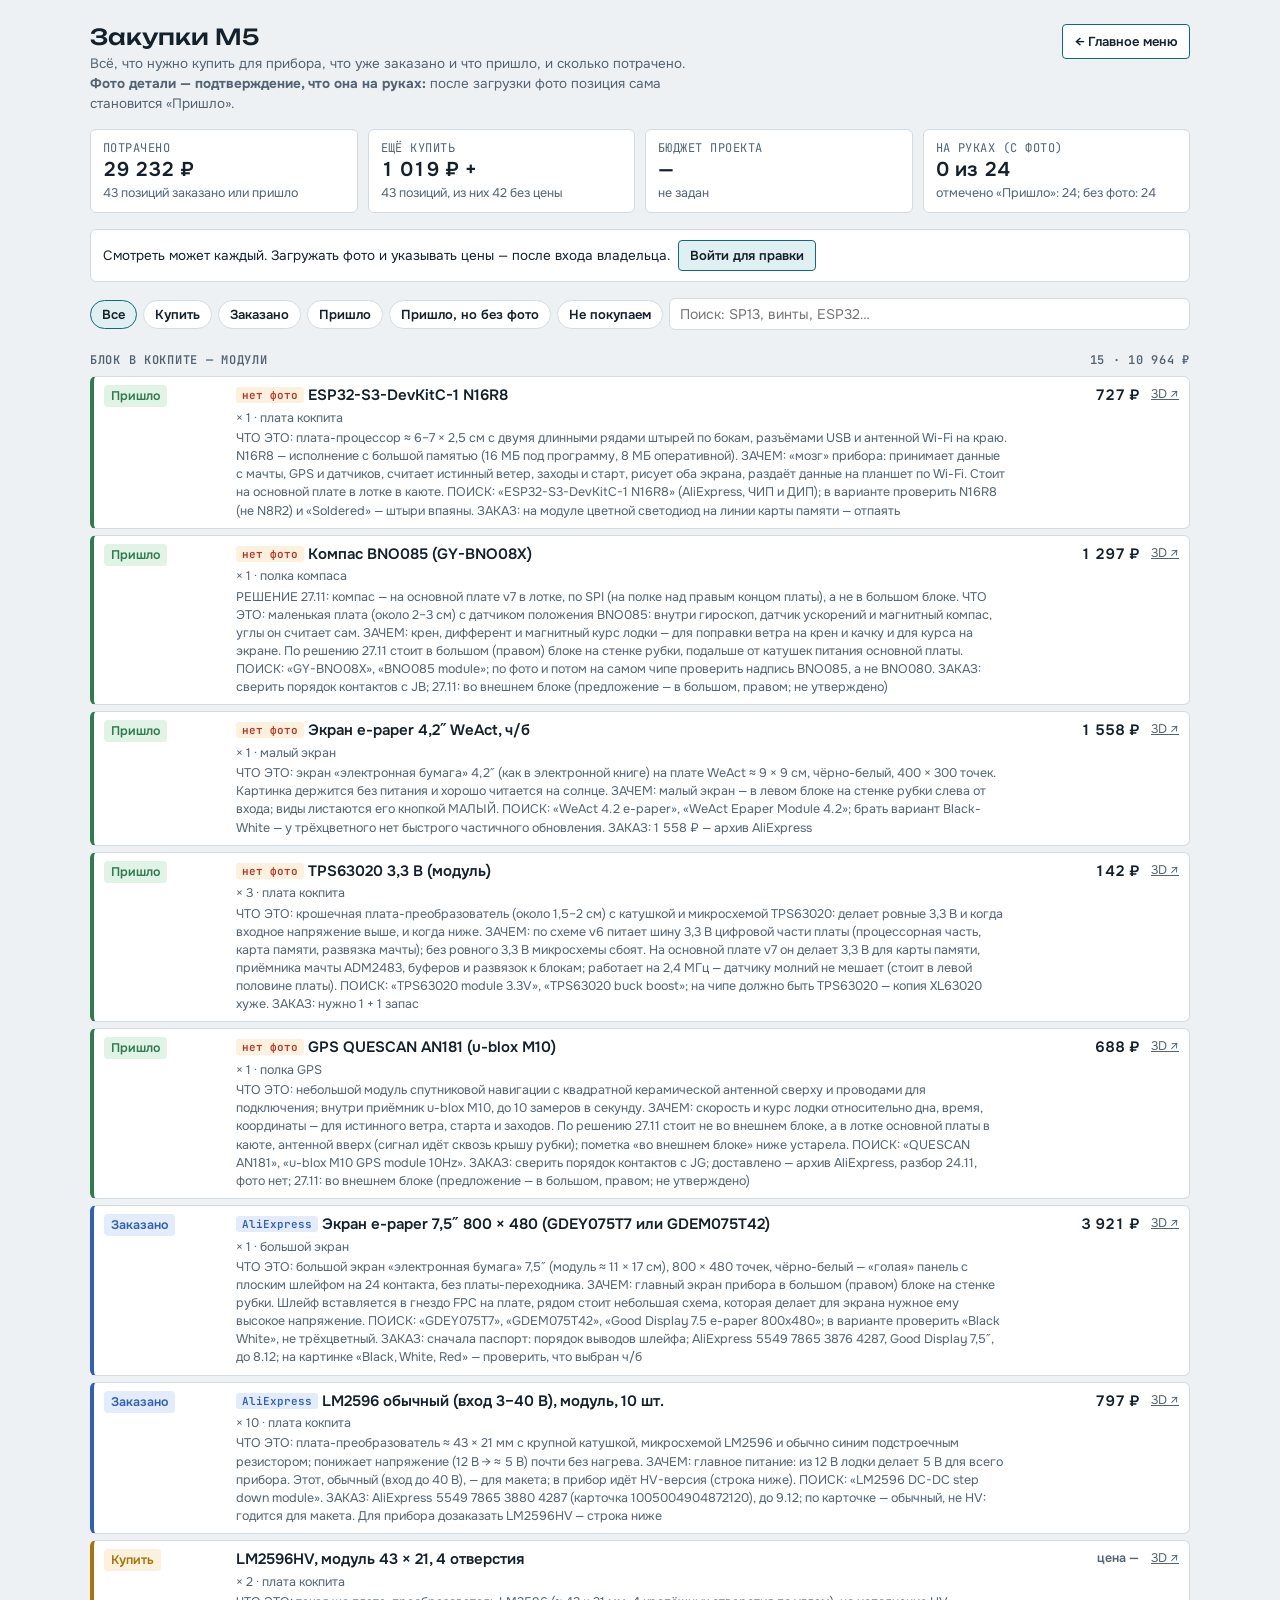
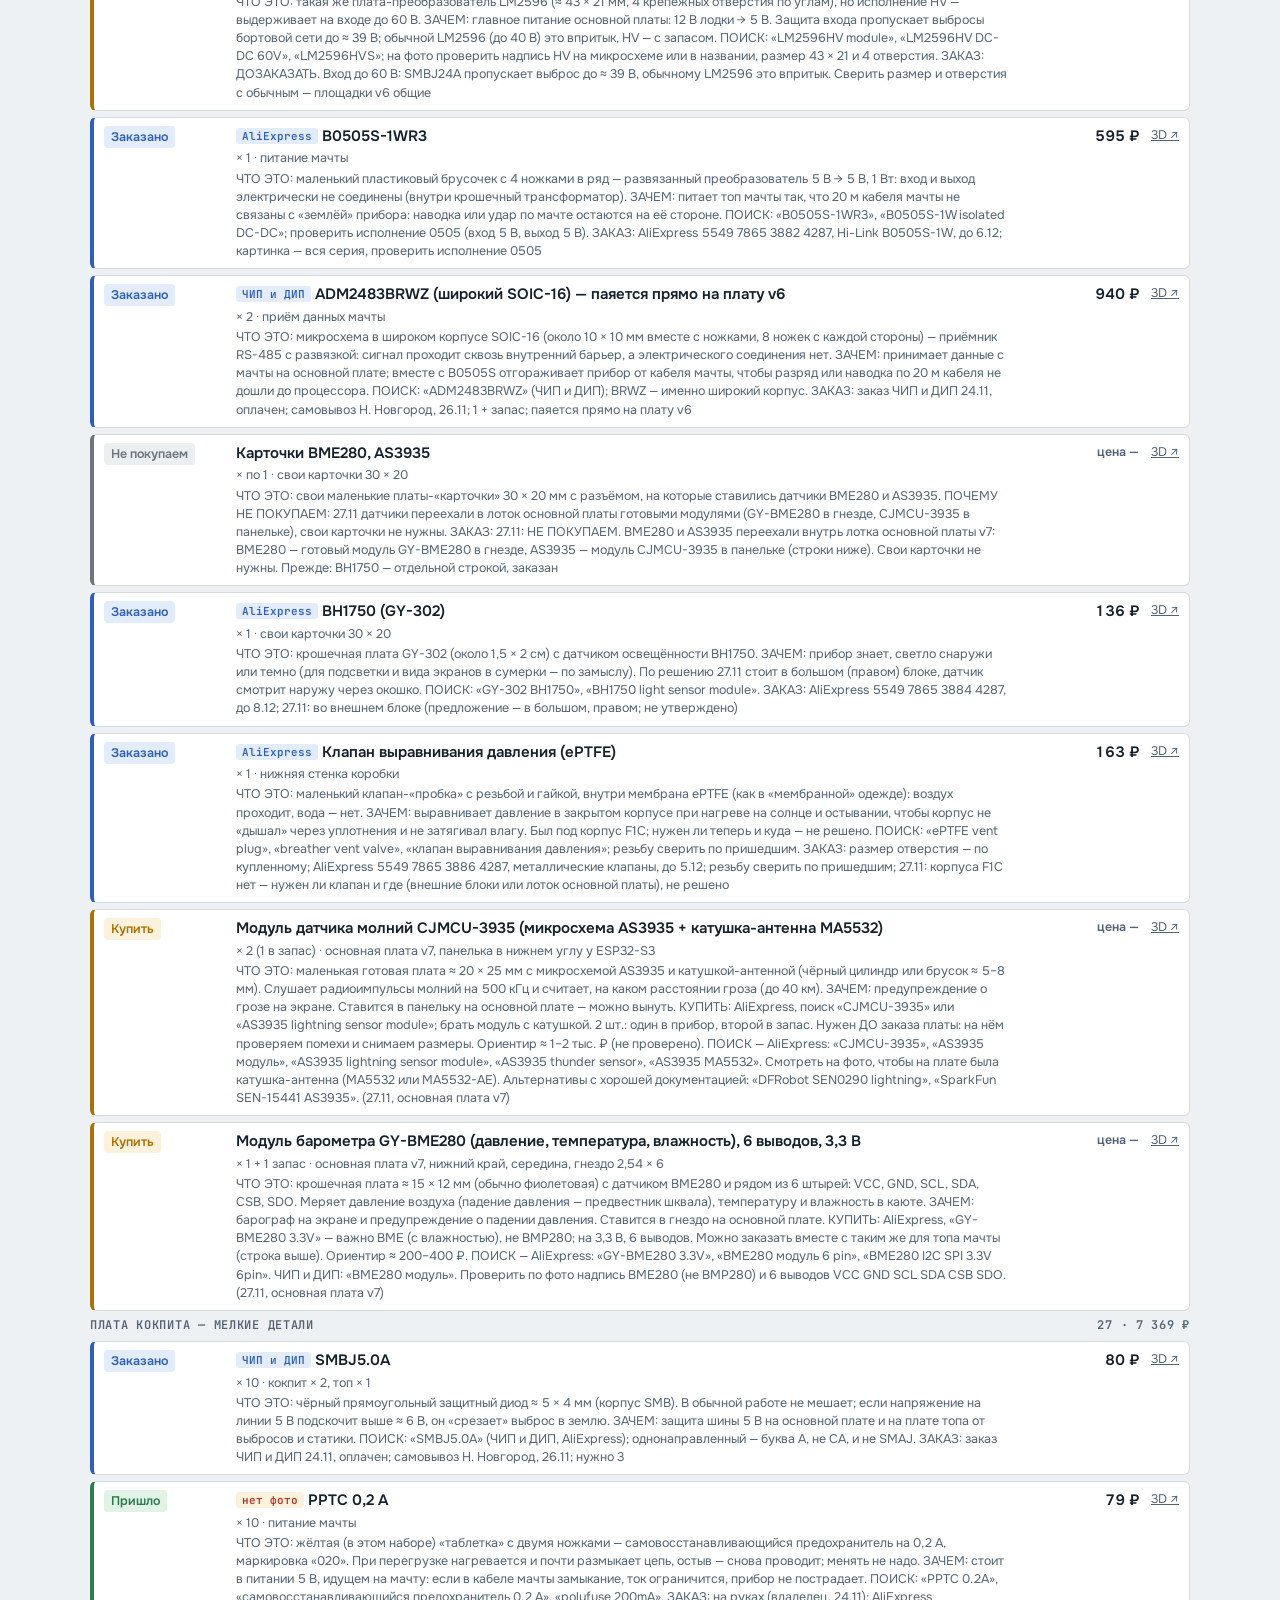
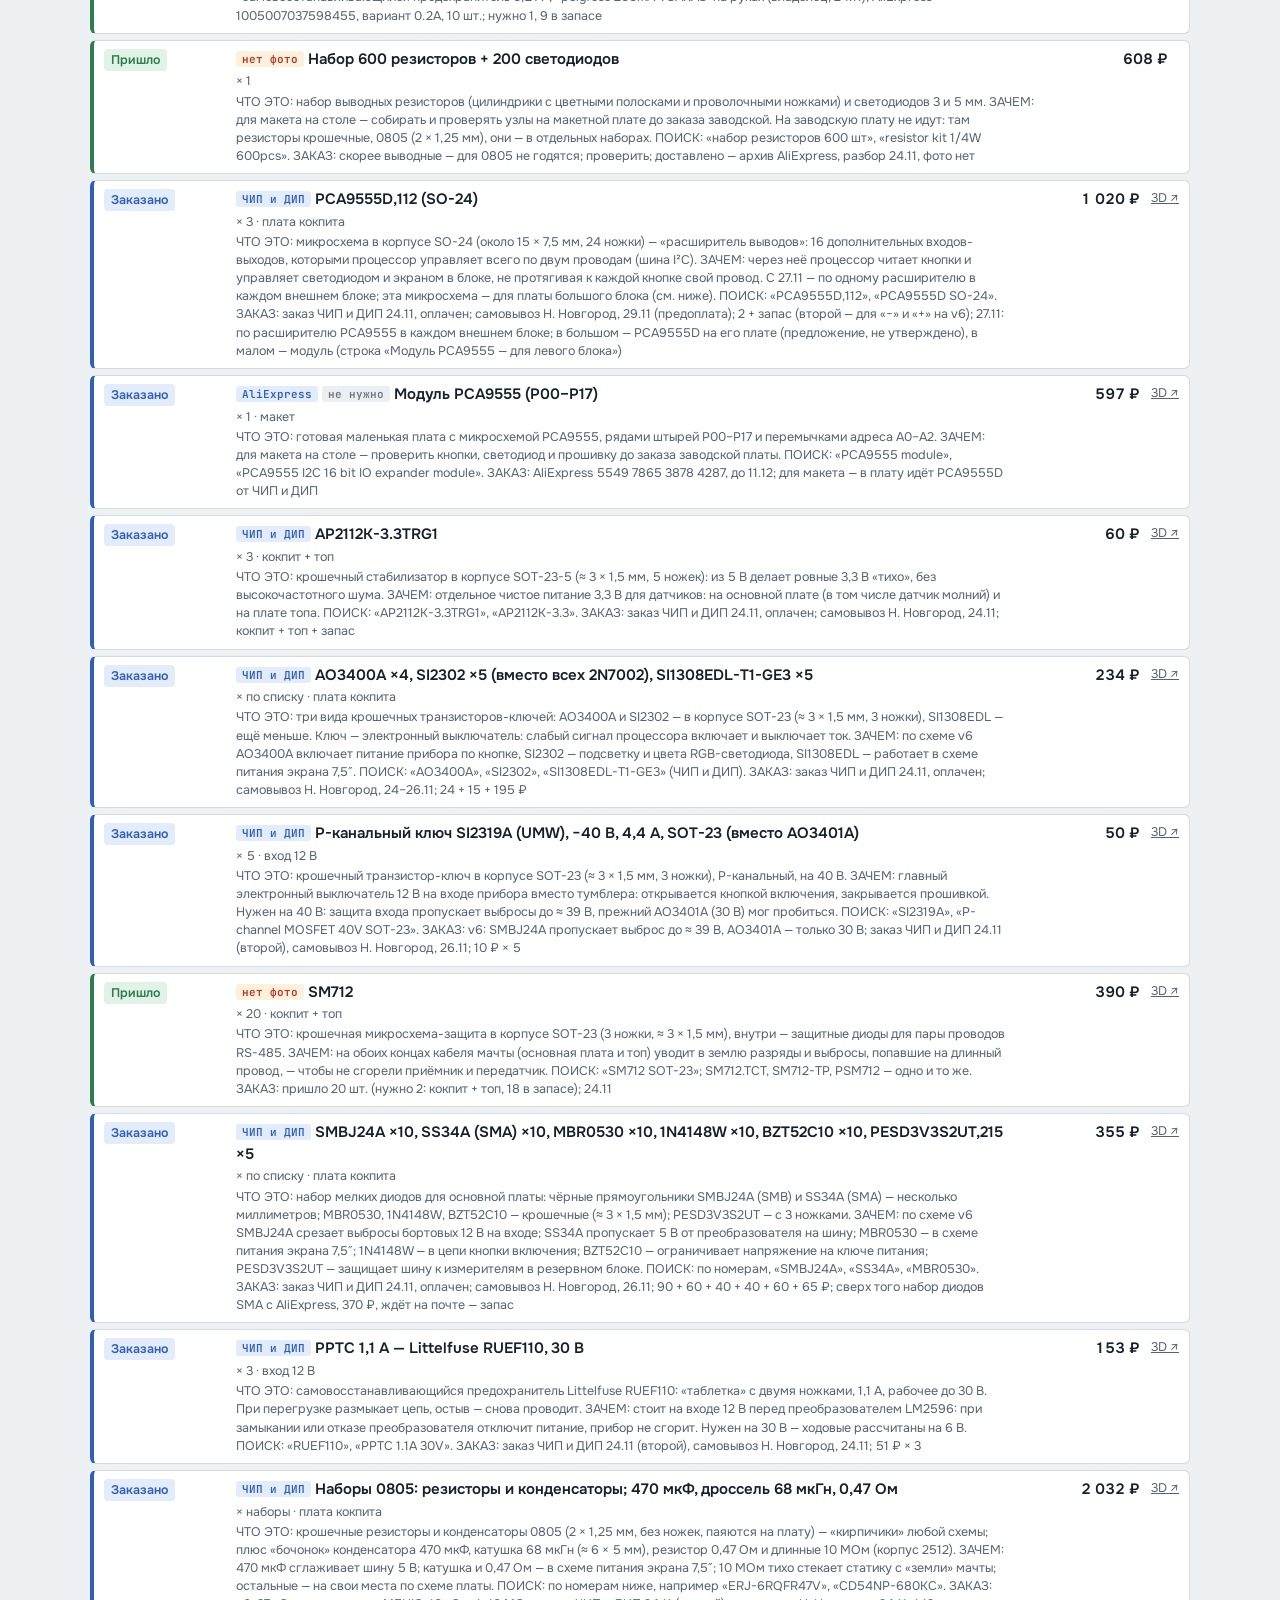
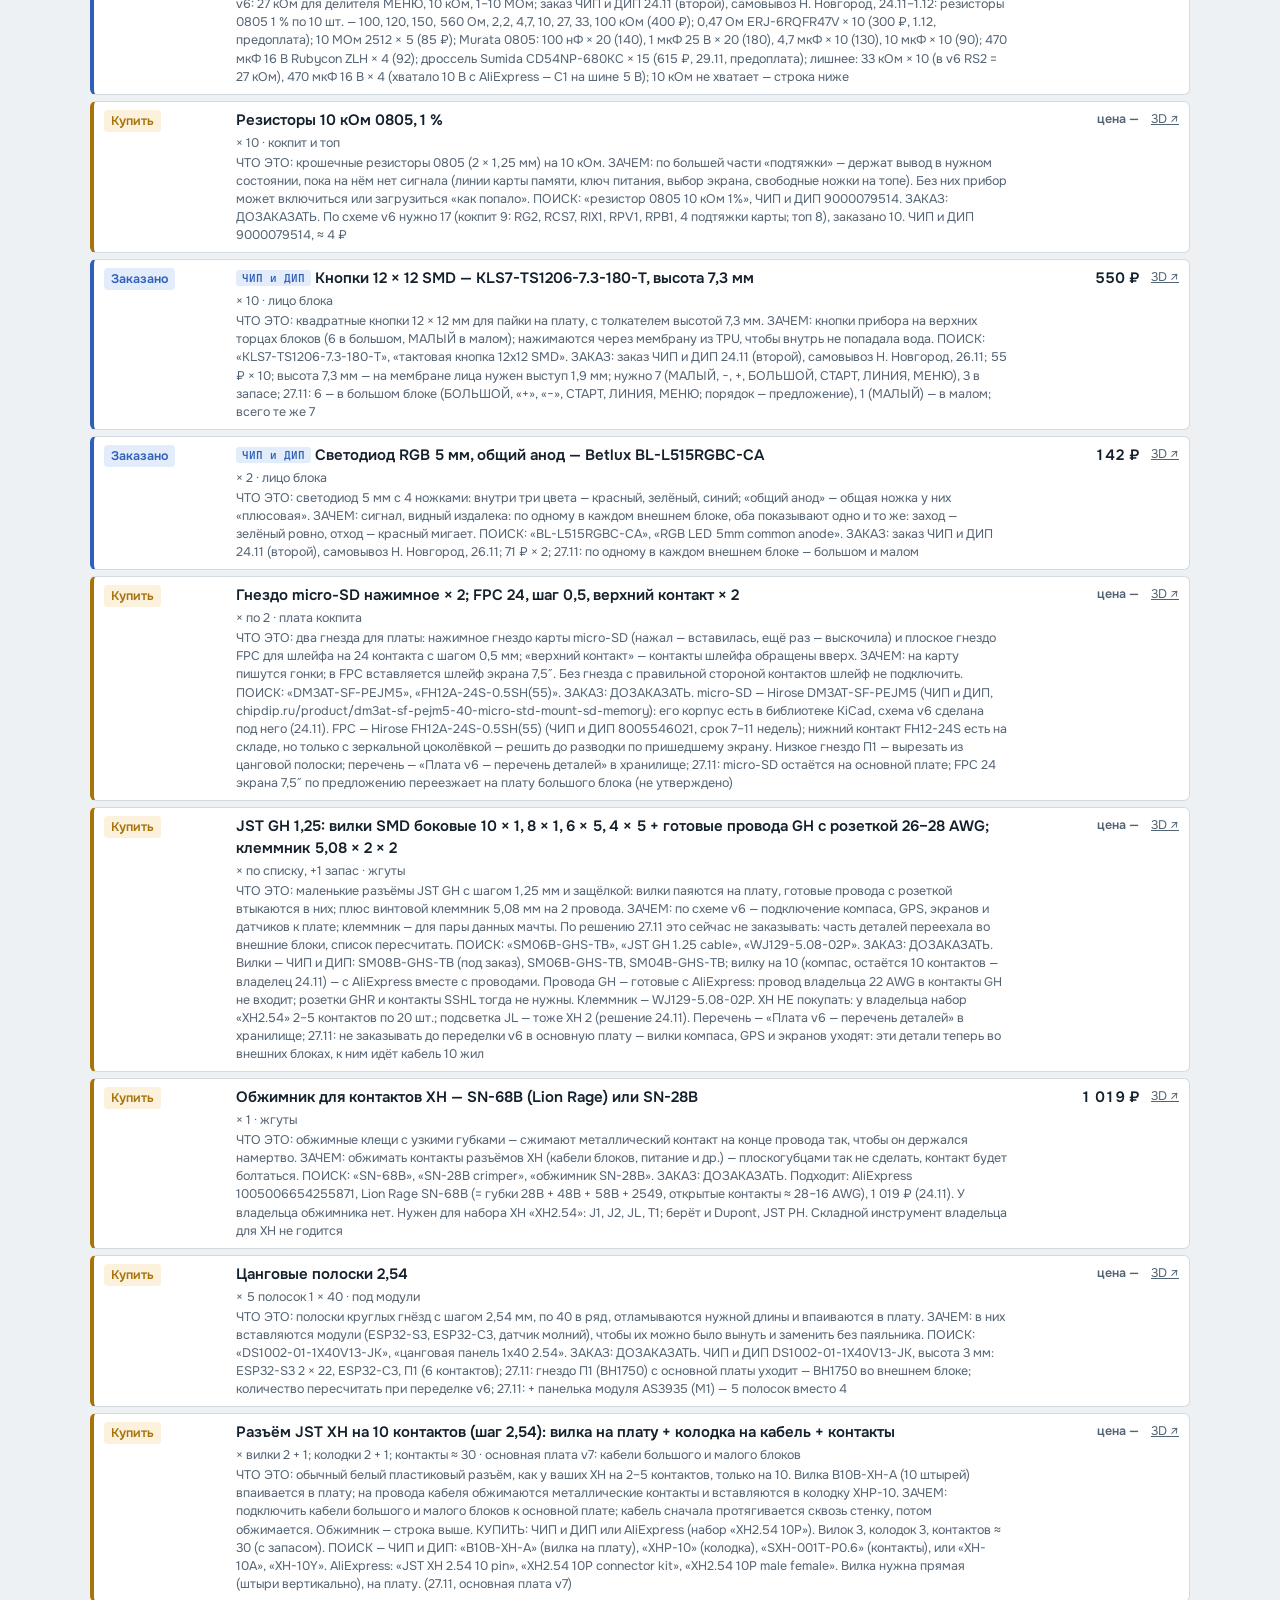
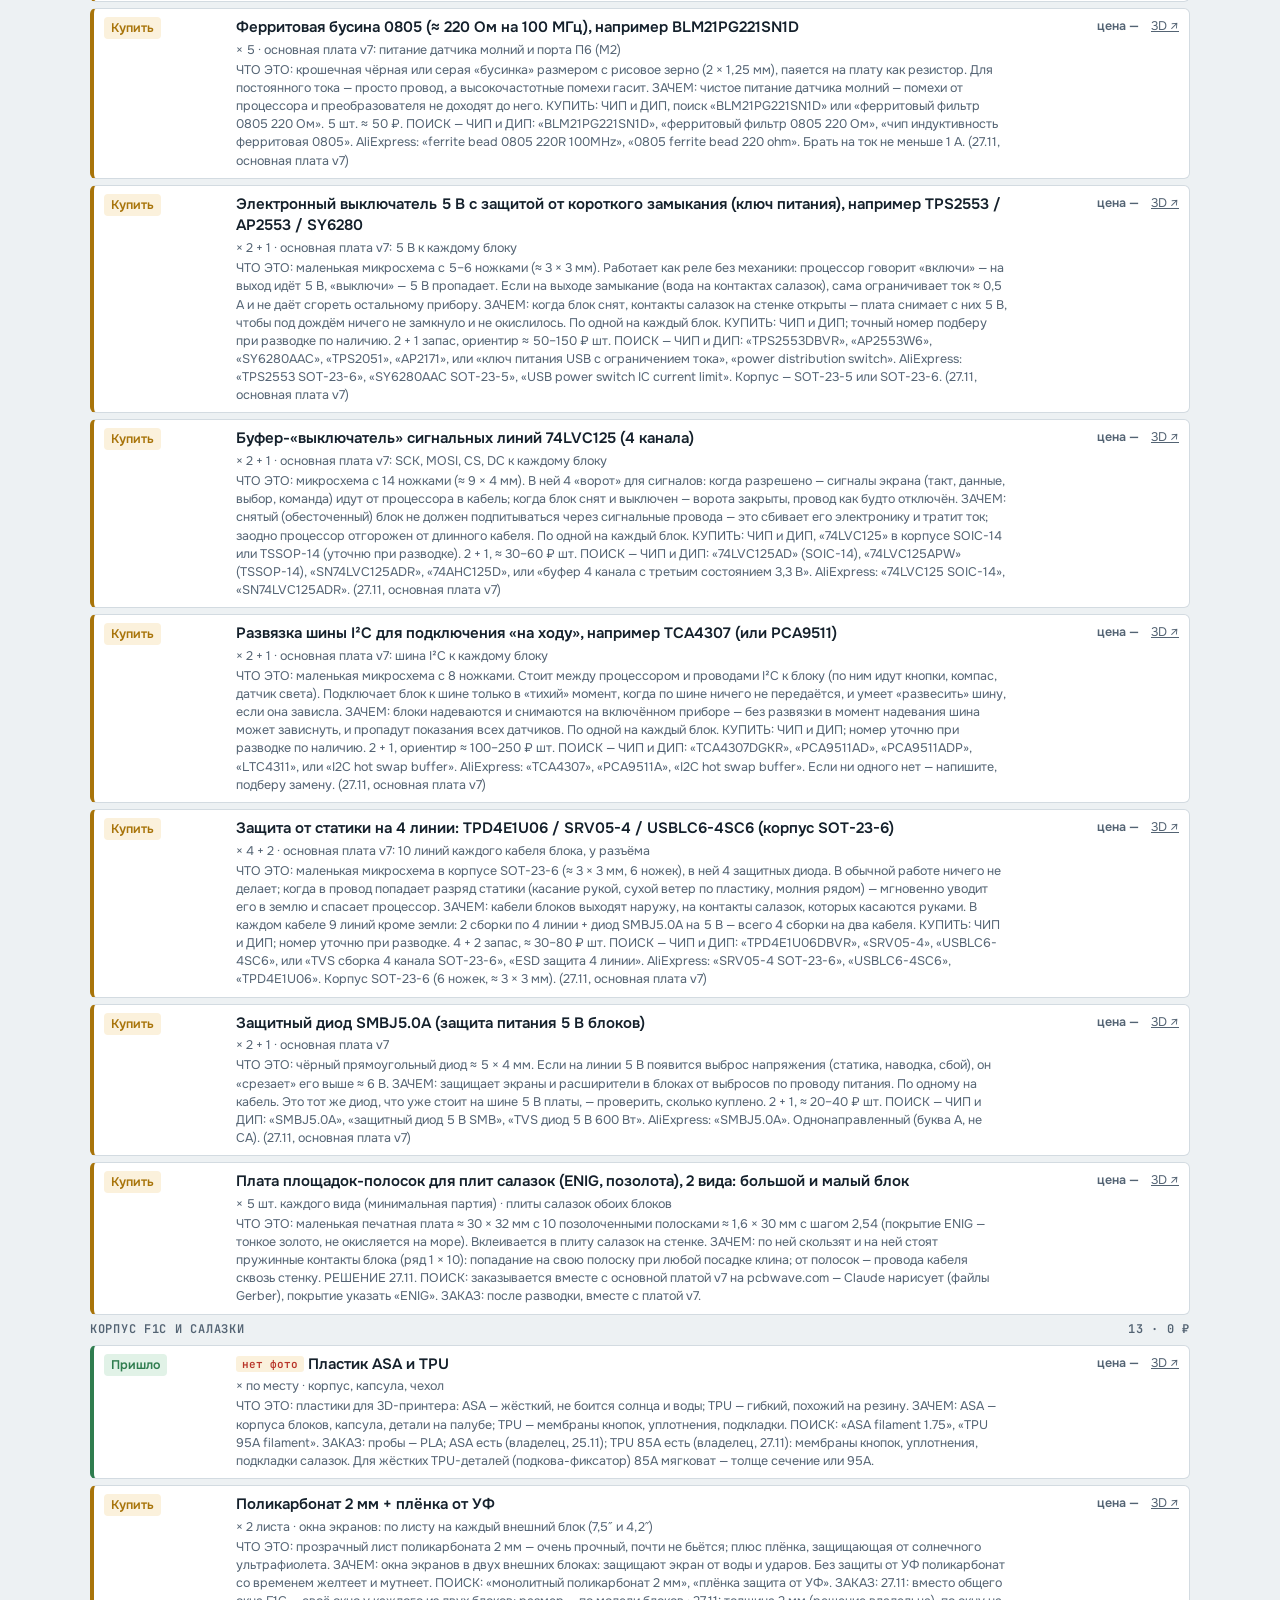
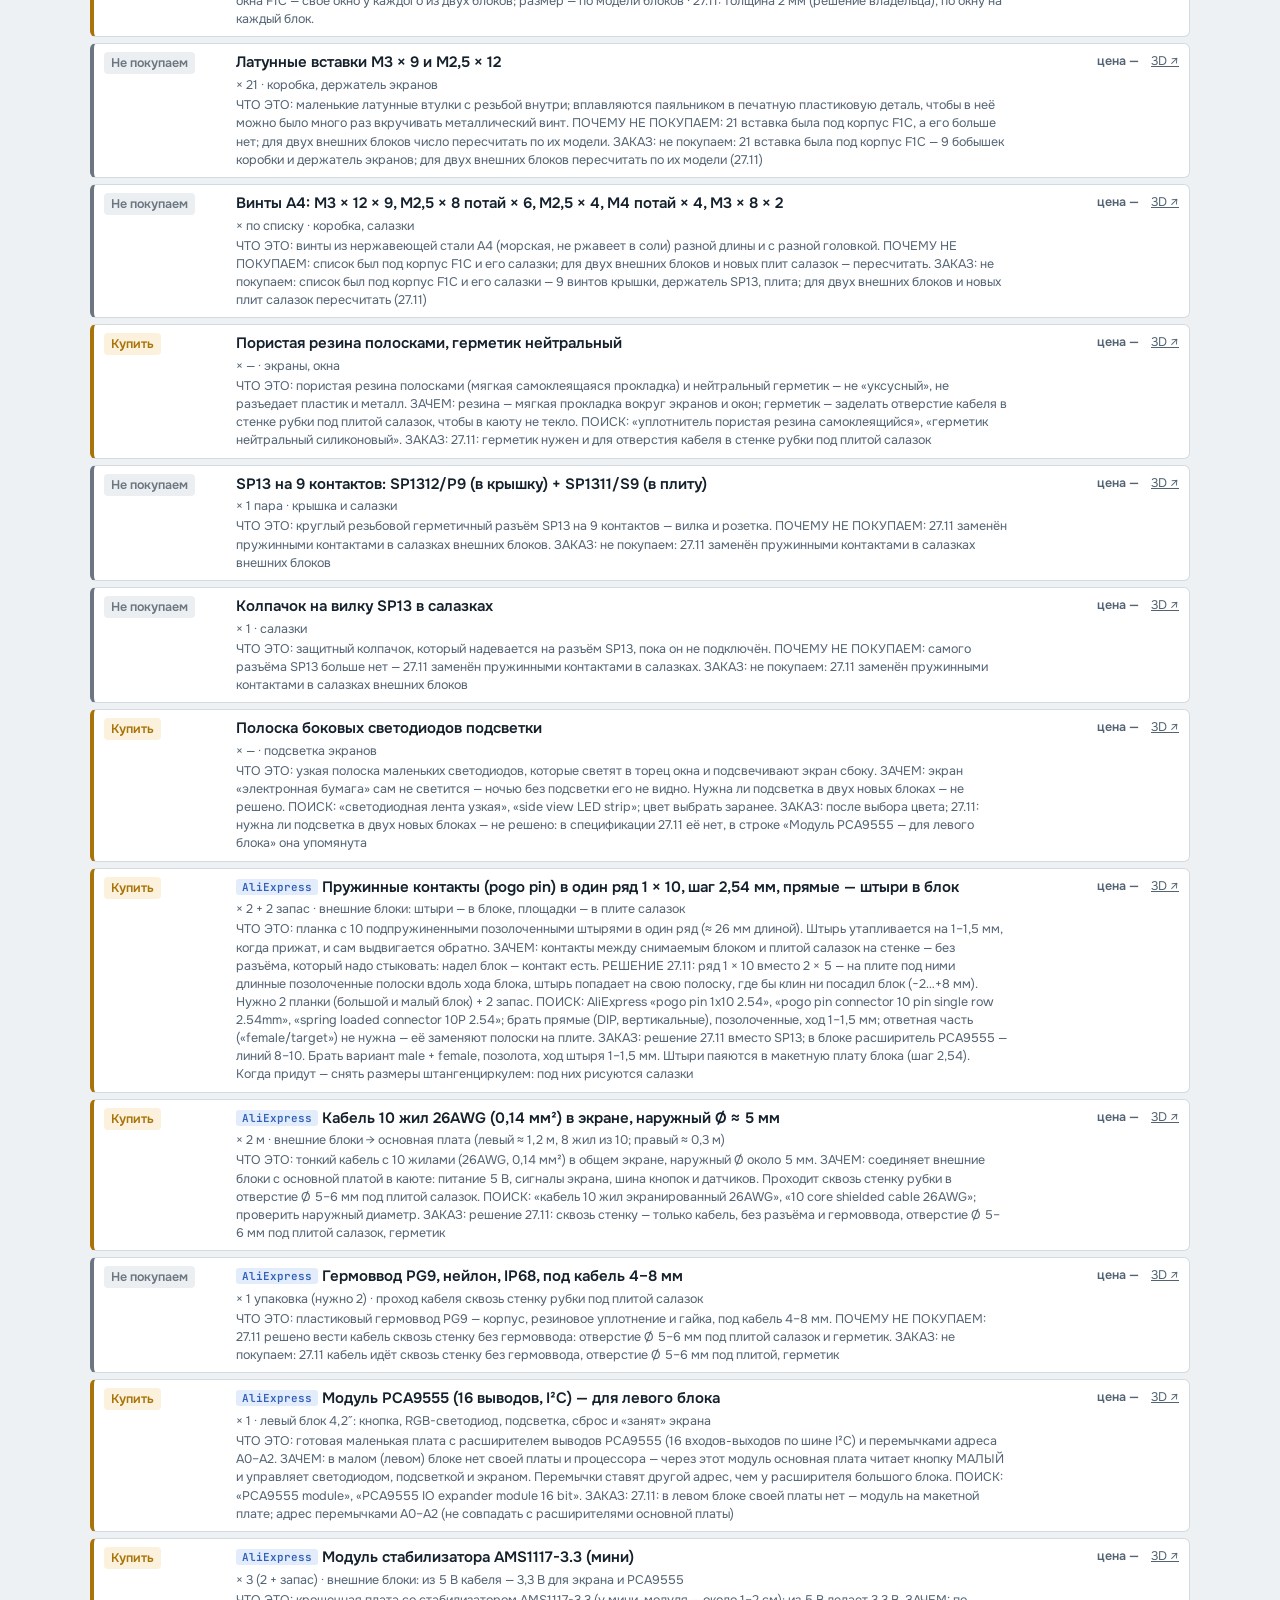
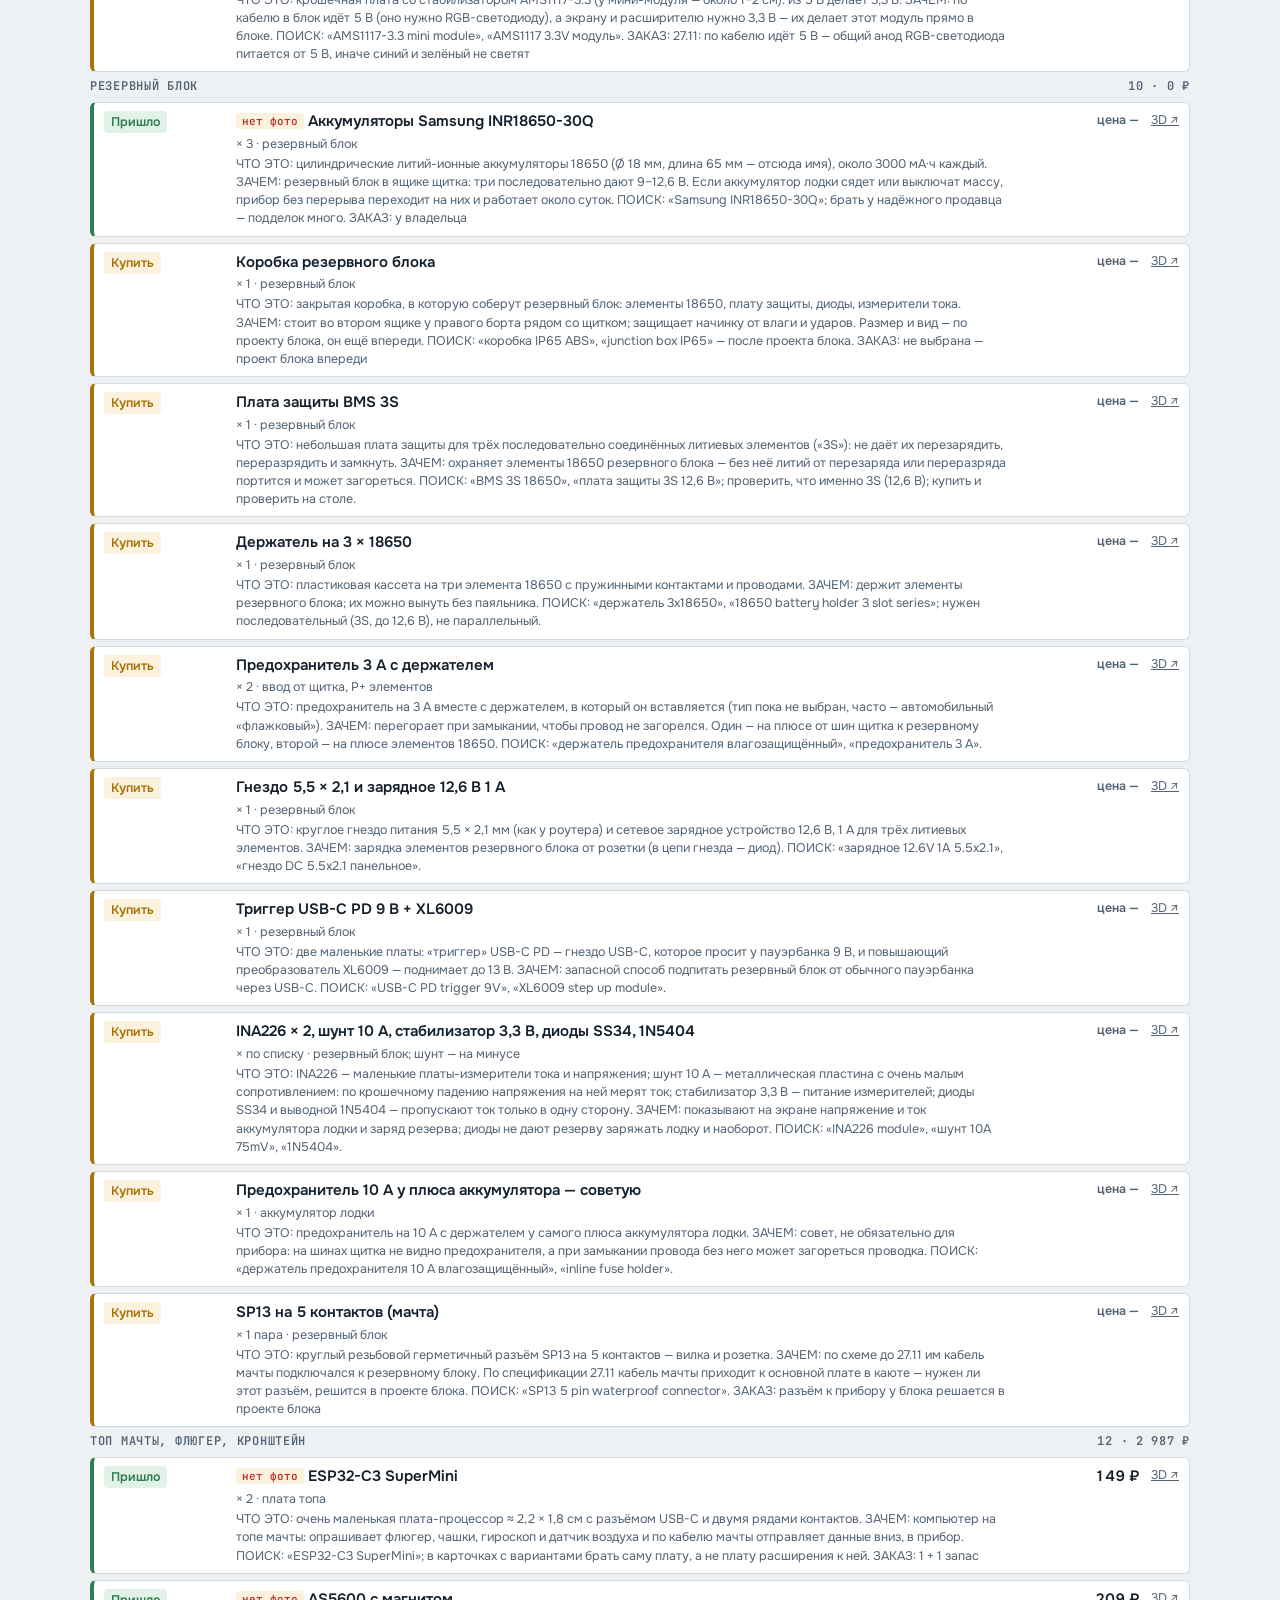
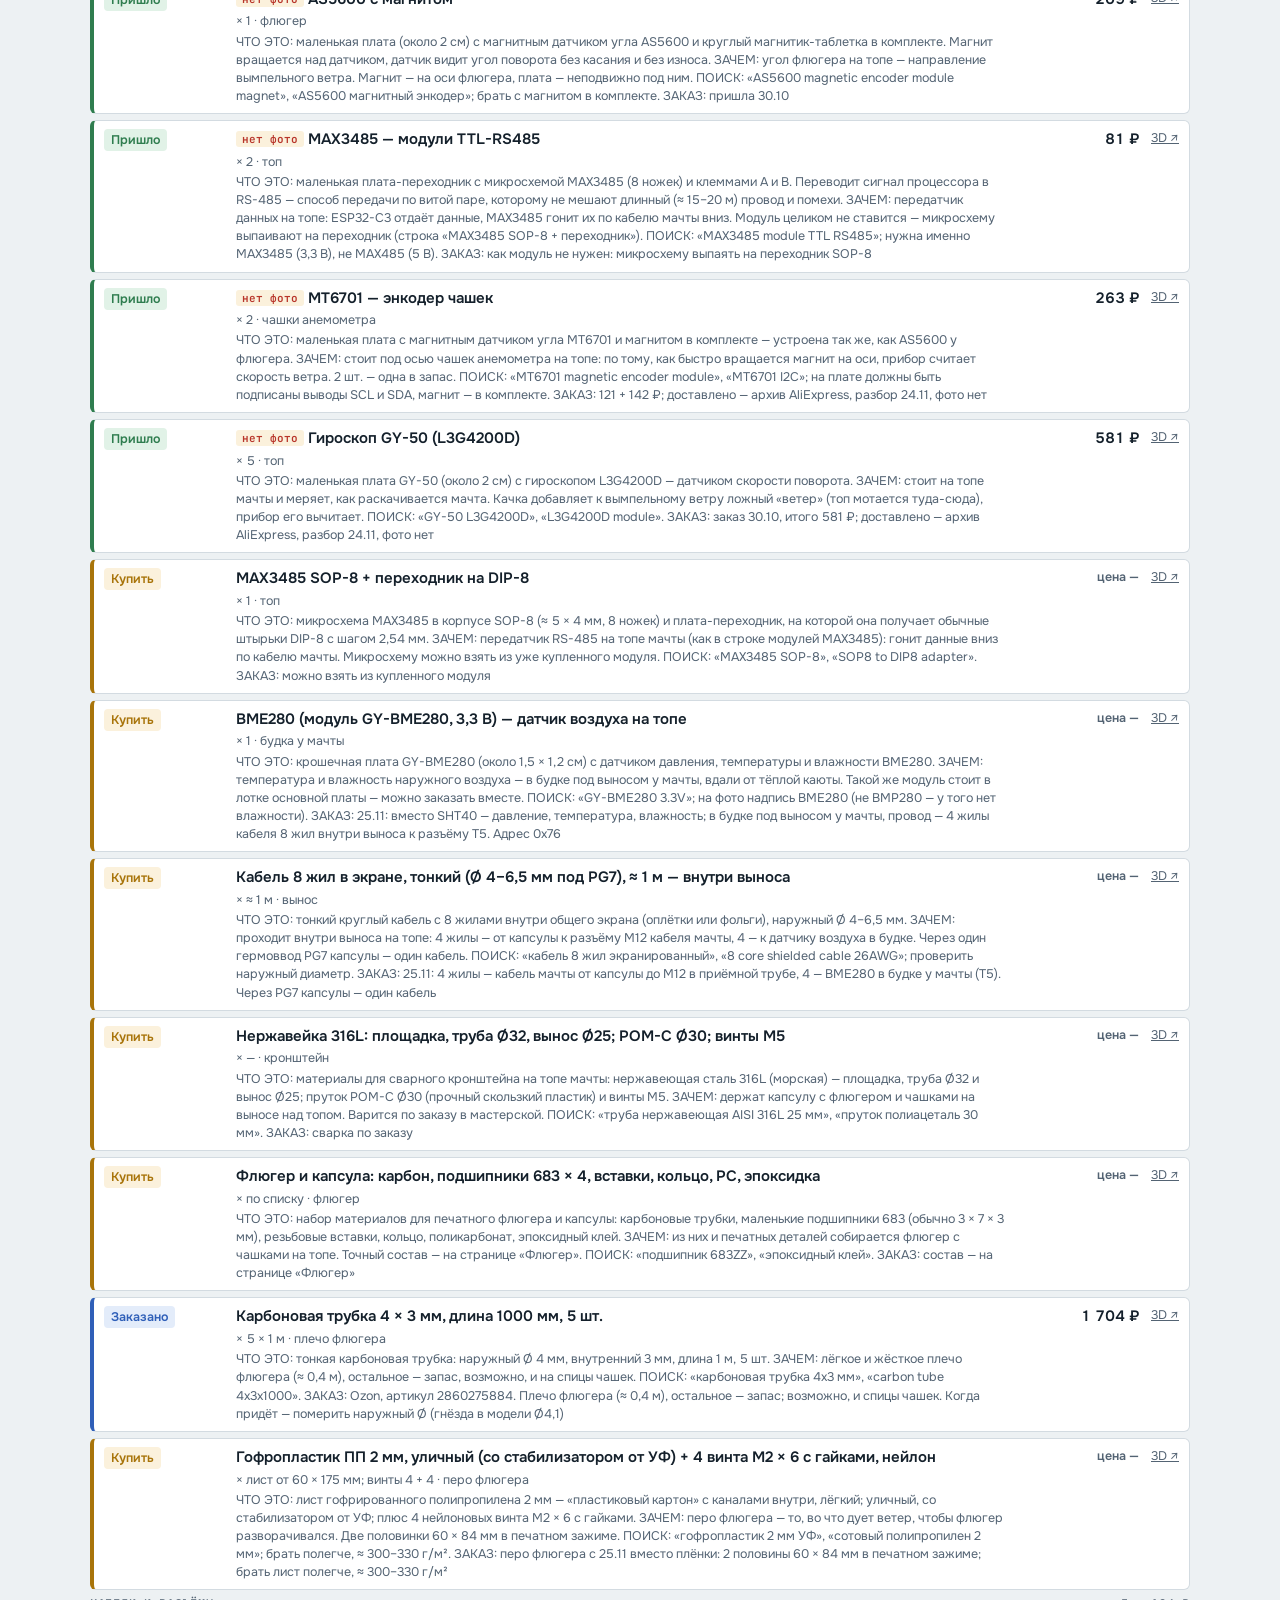
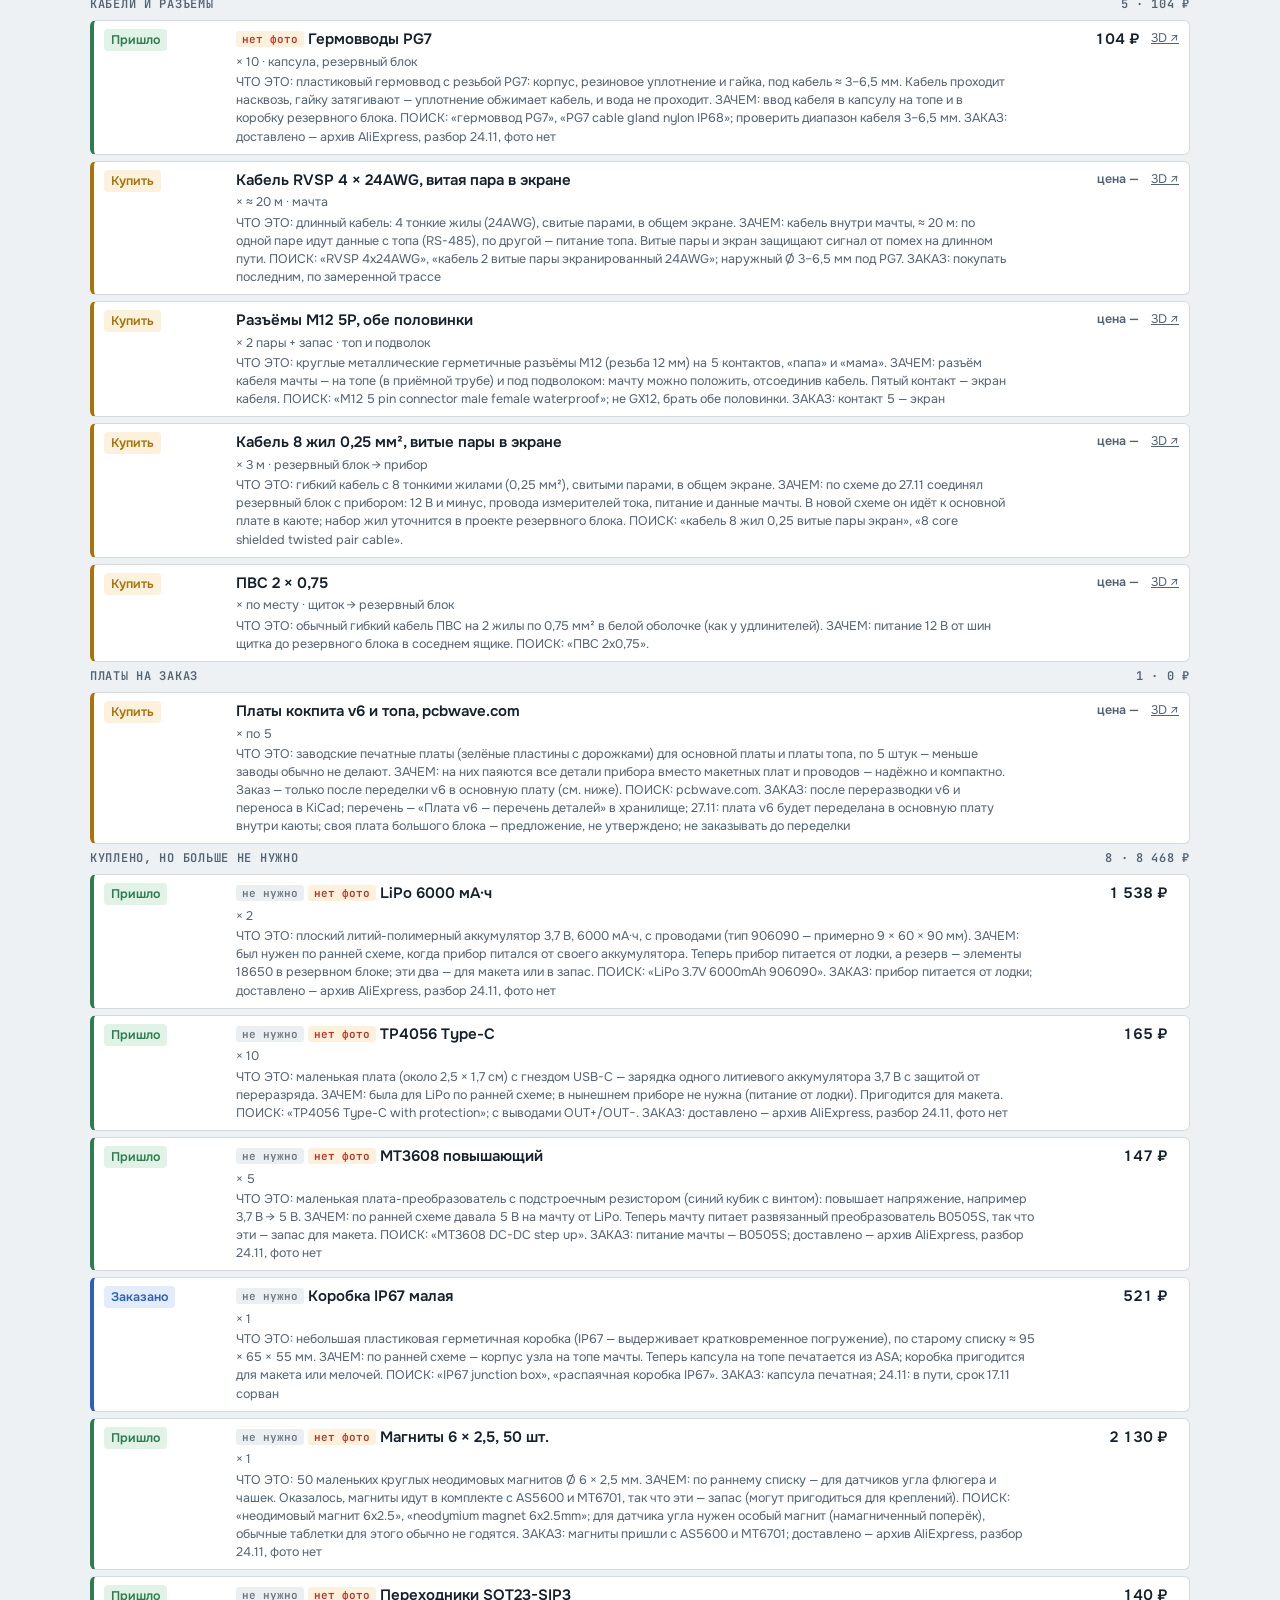
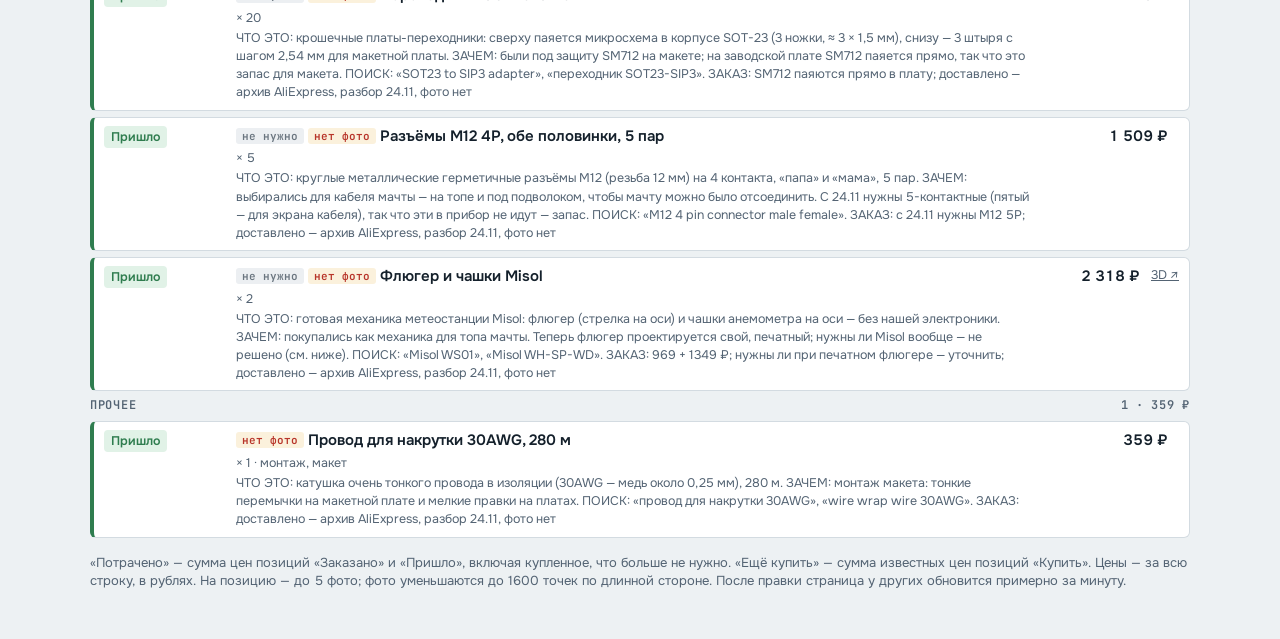
<file: zakupki/index.html>
<!doctype html>
<html lang="ru">
<head>
<meta name="viewport" content="width=device-width, initial-scale=1">
<link rel="icon" href="data:,">
<meta charset="utf-8">
<title>Закупки М5</title>
<link rel="stylesheet" href="https://fonts.googleapis.com/css2?family=Unbounded:wght@500&family=Onest:wght@400;500;600;700&family=JetBrains+Mono:wght@400&display=swap">
<style>
/* Закупки М5: данные — zakupki/data.json в репозитории сайта, фото — zakupki/photos/. Правка — через GitHub API по ключу владельца. */
:root{
  --bg:#edf1f3; --surface:#ffffff; --ink:#14202b; --muted:#536373; --line:#d3dbe1; --accent:#0d6b78; --accent-bg:#e0eff1;
  --buy:#a8740a; --buy-bg:#fbf1dc; --ord:#2f5fb8; --ord-bg:#e3ecfa; --arr:#2f7d4f; --arr-bg:#e1f2e7; --skip:#6b7680; --skip-bg:#eceff2; --bad:#b8352a;
  --f-display:"Unbounded","Arial Black",system-ui,sans-serif; --f-body:"Onest",system-ui,-apple-system,"Segoe UI",sans-serif; --f-mono:"JetBrains Mono",ui-monospace,Consolas,monospace;
}
@media (prefers-color-scheme: dark){:root:not([data-theme="light"]){--bg:#0e151b;--surface:#162029;--ink:#e2e9ee;--muted:#93a3b0;--line:#27343f;--accent:#4db6c2;--accent-bg:#123238;--buy:#e0b13a;--buy-bg:#2e2611;--ord:#7da6ee;--ord-bg:#16243b;--arr:#6cc08d;--arr-bg:#132b1d;--skip:#93a3b0;--skip-bg:#1d2833;--bad:#ec6a5c;color-scheme:dark}}
:root[data-theme="dark"]{--bg:#0e151b;--surface:#162029;--ink:#e2e9ee;--muted:#93a3b0;--line:#27343f;--accent:#4db6c2;--accent-bg:#123238;--buy:#e0b13a;--buy-bg:#2e2611;--ord:#7da6ee;--ord-bg:#16243b;--arr:#6cc08d;--arr-bg:#132b1d;--skip:#93a3b0;--skip-bg:#1d2833;--bad:#ec6a5c;color-scheme:dark}
body{background:var(--bg);color:var(--ink);font:15px/1.45 var(--f-body);margin:0}
.wrap{max-width:1100px;margin:0 auto;padding-block:24px 48px;padding-left:max(16px,env(safe-area-inset-left,0px));padding-right:max(16px,env(safe-area-inset-right,0px));display:grid;gap:16px}
.stage{position:relative;padding-right:150px}
@media (max-width:900px){.stage{padding-right:0;padding-top:44px}}
h1{font:500 22px/1.2 var(--f-display);margin:0;text-wrap:balance}
.sub{color:var(--muted);font-size:13.5px;margin:4px 0 0;max-width:70ch}
.sum{display:grid;grid-template-columns:repeat(auto-fit,minmax(170px,1fr));gap:10px}
.tile{background:var(--surface);border:1px solid var(--line);border-radius:6px;padding:10px 12px;display:grid;gap:2px;min-width:0}
.tile b{font:600 20px/1.2 var(--f-body);font-variant-numeric:tabular-nums}
.tile span{font:12px var(--f-mono);color:var(--muted);text-transform:uppercase;letter-spacing:.04em}
.tile small{color:var(--muted);font-size:12.5px}
.tile input{font:600 18px var(--f-body);width:100%;box-sizing:border-box;background:transparent;color:var(--ink);border:1px dashed var(--line);border-radius:4px;padding:2px 6px}
.auth{background:var(--surface);border:1px solid var(--line);border-radius:6px;padding:10px 12px;display:flex;flex-wrap:wrap;gap:8px;align-items:center;font-size:13.5px}
.auth input{flex:1 1 260px;min-width:0;font:13px var(--f-mono);padding:6px 8px;border:1px solid var(--line);border-radius:4px;background:var(--bg);color:var(--ink)}
.auth details{flex-basis:100%;color:var(--muted)}
.auth ol{margin:6px 0 0;padding-left:20px;display:grid;gap:3px}
.msg{font-size:13px}.msg.err{color:var(--bad)}.msg.ok{color:var(--arr)}
.filters{display:flex;flex-wrap:wrap;gap:6px;align-items:center}
.chip{font:600 13px var(--f-body);border:1px solid var(--line);background:var(--surface);color:var(--ink);border-radius:999px;padding:5px 11px;cursor:pointer}
.chip[aria-pressed="true"]{border-color:var(--accent);background:var(--accent-bg)}
.filters input{flex:1 1 180px;min-width:0;font:14px var(--f-body);padding:6px 10px;border:1px solid var(--line);border-radius:6px;background:var(--surface);color:var(--ink)}
button{font:600 13px var(--f-body);background:var(--accent-bg);color:var(--ink);border:1px solid var(--accent);padding:6px 11px;border-radius:4px;cursor:pointer}
button.ghost{background:transparent;border-color:var(--line)}
button:disabled{opacity:.5;cursor:default}
.chip:focus-visible,input:focus-visible,select:focus-visible,button:focus-visible,a:focus-visible{outline:2px solid var(--accent);outline-offset:2px}
section h2{font:600 12px var(--f-mono);text-transform:uppercase;letter-spacing:.06em;color:var(--muted);margin:6px 0 8px;display:flex;justify-content:space-between;gap:8px}
.list{display:grid;gap:6px}
.row{background:var(--surface);border:1px solid var(--line);border-left:4px solid var(--st,var(--line));border-radius:6px;padding:8px 10px;display:grid;grid-template-columns:120px minmax(0,1fr) 120px auto;gap:6px 12px;align-items:start}
.row[data-s="buy"]{--st:var(--buy);--sb:var(--buy-bg)}.row[data-s="ordered"]{--st:var(--ord);--sb:var(--ord-bg)}.row[data-s="arrived"]{--st:var(--arr);--sb:var(--arr-bg)}.row[data-s="skip"]{--st:var(--skip);--sb:var(--skip-bg)}
@media (max-width:720px){.row{grid-template-columns:1fr 1fr}.row .main{grid-column:1/-1;order:-1}}
.st{font:600 12.5px var(--f-body);color:var(--st);background:var(--sb);border-radius:4px;padding:3px 7px;justify-self:start}
.row select{font:600 13px var(--f-body);border-radius:4px;padding:4px 6px;border:1px solid var(--st);background:var(--surface);color:var(--ink);width:100%}
.main{min-width:0;display:grid;gap:2px}.name{font-weight:600}.meta{font-size:12.5px;color:var(--muted)}
.price{text-align:right;font-weight:600;font-variant-numeric:tabular-nums;display:flex;gap:4px;align-items:center;justify-content:flex-end}
.price input{width:100%;min-width:0;font:600 14px var(--f-body);text-align:right;padding:4px 6px;border:1px solid var(--line);border-radius:4px;background:transparent;color:var(--ink)}
.acts{display:flex;gap:6px;flex-wrap:wrap;justify-content:flex-end;align-items:center}
.tag{display:inline-block;font:600 11px var(--f-mono);padding:1px 6px;border-radius:3px;margin-right:4px;vertical-align:1px}
.tag.spare{background:var(--skip-bg);color:var(--skip)}.tag.bad{background:var(--buy-bg);color:var(--bad)}.tag.shop{background:var(--ord-bg);color:var(--ord)}
.photos{grid-column:1/-1;display:flex;flex-wrap:wrap;gap:6px}
.photos:empty{display:none}
.ph{position:relative;width:76px;height:76px;border-radius:4px;overflow:hidden;border:1px solid var(--line);background:var(--bg)}
.ph a,.ph img{display:block;width:100%;height:100%;object-fit:cover}
.ph button{position:absolute;top:2px;right:2px;padding:0 6px;font-size:13px;line-height:20px;background:rgba(0,0,0,.6);color:#fff;border:0}
.ph.busy::after{content:"…";position:absolute;inset:0;display:grid;place-items:center;background:rgba(0,0,0,.45);color:#fff;font-weight:700}
.note{font-size:13px;color:var(--muted);margin:0}
.state{padding:14px;border:1px dashed var(--line);border-radius:6px;color:var(--muted);text-align:center}
a{color:var(--accent)}
[hidden]{display:none!important}
.home{position:absolute;top:0;right:0;padding:8px 12px;border-radius:4px;border:1px solid var(--accent);background:var(--surface);color:var(--ink);font:600 13px var(--f-body);text-decoration:none}
@media (max-width:900px){.home{left:0;right:auto}}
</style>
<div class="wrap">
  <div class="stage" id="stage">
    <a class="home" href="../">← Главное меню</a>
    <h1>Закупки М5</h1>
    <p class="sub">Всё, что нужно купить для прибора, что уже заказано и что пришло, и сколько потрачено. <b>Фото детали — подтверждение, что она на руках:</b> после загрузки фото позиция сама становится «Пришло».</p>
  </div>
  <div class="sum">
    <div class="tile"><span>Потрачено</span><b id="tSpent">—</b><small id="tSpentN"></small></div>
    <div class="tile"><span>Ещё купить</span><b id="tLeft">—</b><small id="tLeftN"></small></div>
    <div class="tile"><span>Бюджет проекта</span><b id="tLimB">—</b><input id="tLim" type="number" inputmode="numeric" min="0" step="100" placeholder="задать, ₽" hidden aria-label="Бюджет проекта, ₽"><small id="tRest"></small></div>
    <div class="tile"><span>На руках (с фото)</span><b id="tArr">—</b><small id="tArrN"></small></div>
  </div>
  <div class="auth" id="auth">
    <span id="authTxt">Смотреть может каждый. Загружать фото и указывать цены — после входа владельца.</span>
    <button type="button" id="bLogin">Войти для правки</button>
    <div id="loginBox" hidden style="flex-basis:100%;display:flex;flex-wrap:wrap;gap:8px">
      <input id="tok" type="password" autocomplete="off" placeholder="ключ GitHub: github_pat_…" aria-label="Ключ доступа GitHub">
      <button type="button" id="bTok">Сохранить ключ</button>
      <details><summary>Где взять ключ (один раз на устройство)</summary><ol>
        <li>github.com → аватар → Settings → Developer settings → Personal access tokens → <b>Fine-grained tokens</b> → Generate new token.</li>
        <li>Repository access: <b>Only select repositories</b> → Nawings/open800-m5.</li>
        <li>Permissions → Repository permissions → <b>Contents: Read and write</b>. Срок — например, 1 год.</li>
        <li>Скопировать ключ и вставить сюда. Он хранится только в этом браузере.</li></ol></details>
    </div>
    <span class="msg" id="msg" role="status" aria-live="polite"></span>
  </div>
  <div class="filters" role="toolbar" aria-label="Фильтр">
    <button type="button" class="chip" data-f="all" aria-pressed="true">Все</button>
    <button type="button" class="chip" data-f="buy" aria-pressed="false">Купить</button>
    <button type="button" class="chip" data-f="ordered" aria-pressed="false">Заказано</button>
    <button type="button" class="chip" data-f="arrived" aria-pressed="false">Пришло</button>
    <button type="button" class="chip" data-f="nophoto" aria-pressed="false">Пришло, но без фото</button>
    <button type="button" class="chip" data-f="skip" aria-pressed="false">Не покупаем</button>
    <input id="q" type="search" placeholder="Поиск: SP13, винты, ESP32…" aria-label="Поиск">
  </div>
  <div id="out"><div class="state">Загружаю список…</div></div>
  <p class="note">«Потрачено» — сумма цен позиций «Заказано» и «Пришло», включая купленное, что больше не нужно. «Ещё купить» — сумма известных цен позиций «Купить». Цены — за всю строку, в рублях. На позицию — до 5 фото; фото уменьшаются до 1600 точек по длинной стороне. После правки страница у других обновится примерно за минуту.</p>
</div>
<input type="file" id="file" accept="image/*" multiple hidden>
<script>
(()=>{
const $=id=>document.getElementById(id);
const OWNER='Nawings',REPO='open800-m5',BR='main',DATA='zakupki/data.json',PH='zakupki/photos/';
const API='https://api.github.com/repos/'+OWNER+'/'+REPO+'/contents/';
const RAW='https://raw.githubusercontent.com/'+OWNER+'/'+REPO+'/'+BR+'/';
const MAXPH=5;
const SECS=[['cockpit','Блок в кокпите — модули'],['pcb','Плата кокпита — мелкие детали'],['case','Корпус F1C и салазки'],['reserve','Резервный блок'],['top','Топ мачты, флюгер, кронштейн'],['cable','Кабели и разъёмы'],['boards','Платы на заказ'],['extra','Куплено, но больше не нужно'],['other','Прочее']];
const SECN=Object.fromEntries(SECS);
const ST={buy:'Купить',ordered:'Заказано',arrived:'Пришло',skip:'Не покупаем'};
let D=null,sha=null,token=null,filter='all',q='',photoFor=null,queue=Promise.resolve(),fresh={};
const ls={get:k=>{try{return localStorage.getItem(k);}catch(e){return null;}},set:(k,v)=>{try{v==null?localStorage.removeItem(k):localStorage.setItem(k,v);}catch(e){}}};
const rub=n=>n==null?'—':Math.round(n).toLocaleString('ru-RU')+' ₽';
const num=v=>{const n=typeof v==='number'?v:parseFloat(String(v==null?'':v).replace(/\s/g,'').replace(',','.'));return Number.isFinite(n)?n:null;};
const el=(t,a={},...k)=>{const e=document.createElement(t);for(const[x,v]of Object.entries(a)){if(x==='text')e.textContent=v;else if(x.startsWith('on'))e.addEventListener(x.slice(2),v);else if(v!==false&&v!=null)e.setAttribute(x,v===true?'':v);}k.flat().forEach(c=>c!=null&&e.append(c));return e;};
const say=(t,cls)=>{$('msg').textContent=t||'';$('msg').className='msg'+(cls?' '+cls:'');};
// ---------- GitHub ----------
const b64e=bytes=>{let s='';for(let i=0;i<bytes.length;i+=0x8000)s+=String.fromCharCode.apply(null,bytes.subarray(i,i+0x8000));return btoa(s);};
const b64d=s=>{const b=atob(s.replace(/\s/g,''));const u=new Uint8Array(b.length);for(let i=0;i<b.length;i++)u[i]=b.charCodeAt(i);return u;};
async function gh(method,path,body){
  const h={'Accept':'application/vnd.github+json'};if(token)h.Authorization='Bearer '+token;if(body)h['Content-Type']='application/json';
  const r=await fetch(API+path+(method==='GET'?'?ref='+BR+'&t='+Date.now():''),{method,headers:h,body:body?JSON.stringify(body):undefined,cache:'no-store'});
  if(!r.ok){const e=new Error('GitHub '+r.status);e.status=r.status;throw e;}return r.status===204?null:r.json();}
async function loadData(){
  try{const j=await gh('GET',DATA);sha=j.sha;D=JSON.parse(new TextDecoder().decode(b64d(j.content)));return;}catch(e){if(token&&e.status===401){logout();say('Ключ не подошёл или истёк — войдите заново.','err');}}
  const r=await fetch('data.json?t='+Date.now(),{cache:'no-store'});D=await r.json();sha=null;}
// одна запись за раз; при конфликте — перечитать и применить правку заново
function commit(msg,mutate){
  queue=queue.then(async()=>{for(let k=0;k<3;k++){
    if(!sha)await loadData();mutate(D);D.updated=new Date().toISOString();
    try{const r=await gh('PUT',DATA,{message:msg,branch:BR,sha,content:b64e(new TextEncoder().encode(JSON.stringify(D,null,1)+'\n'))});sha=r.content.sha;render();say('Сохранено: '+msg,'ok');return;}
    catch(e){if(e.status===409||e.status===422){sha=null;continue;}say('Не сохранилось ('+e.message+'). Обновите страницу.','err');return;}}}).catch(()=>{});
  return queue;}
// ---------- фото ----------
async function shrink(file){
  const img=await new Promise((res,rej)=>{const i=new Image();i.onload=()=>res(i);i.onerror=()=>rej(new Error('не картинка'));i.src=URL.createObjectURL(file);});
  const k=Math.min(1,1600/Math.max(img.naturalWidth,img.naturalHeight)),c=document.createElement('canvas');c.width=Math.round(img.naturalWidth*k);c.height=Math.round(img.naturalHeight*k);
  c.getContext('2d').drawImage(img,0,0,c.width,c.height);URL.revokeObjectURL(img.src);
  const blob=await new Promise(r=>c.toBlob(r,'image/jpeg',0.85));return {bytes:new Uint8Array(await blob.arrayBuffer()),url:URL.createObjectURL(blob)};}
$('file').addEventListener('change',async e=>{
  const files=[...e.target.files];e.target.value='';const it=D.items.find(x=>x.id===photoFor);if(!it||!token)return;
  const room=MAXPH-(it.photos||[]).length;if(room<=0){say('У позиции уже '+MAXPH+' фото — удалите лишнее.','err');return;}
  const take=files.slice(0,room);if(files.length>room)say('Загружу только '+room+': больше '+MAXPH+' фото на позицию нельзя.','err');
  const done=[];
  for(const f of take){try{say('Загружаю фото: '+it.name+'…');const s=await shrink(f);const name=it.id+'-'+Date.now().toString(36)+'.jpg';
      await gh('PUT',PH+name,{message:'Фото: '+it.name,branch:BR,content:b64e(s.bytes)});fresh[name]=s.url;done.push(name);}
    catch(err){say('Фото не загрузилось ('+err.message+').','err');}}
  if(done.length)commit('фото '+it.name,d=>{const x=d.items.find(y=>y.id===it.id);if(!x)return;x.photos=(x.photos||[]).concat(done).slice(0,MAXPH);if(x.status!=='skip')x.status='arrived';});});
async function delPhoto(it,name,btn){btn.closest('.ph').classList.add('busy');
  try{const f=await gh('GET',PH+name);await gh('DELETE',PH+name,{message:'Удалено фото: '+it.name,branch:BR,sha:f.sha});}catch(e){if(e.status!==404){say('Не удалилось ('+e.message+').','err');btn.closest('.ph').classList.remove('busy');return;}}
  commit('удалено фото '+it.name,d=>{const x=d.items.find(y=>y.id===it.id);if(!x)return;x.photos=(x.photos||[]).filter(p=>p!==name);if(!x.photos.length&&x.status==='arrived')x.status='ordered';});}
// ---------- вид ----------
function summary(){
  let spent=0,nSp=0,left=0,nL=0,nNo=0,arr=0,nPh=0;
  D.items.forEach(i=>{const p=num(i.price);if(i.status==='ordered'||i.status==='arrived'){nSp++;if(p!=null)spent+=p;}
    if(i.status==='buy'){nL++;if(p!=null)left+=p;else nNo++;}if(i.status==='arrived'){arr++;if((i.photos||[]).length)nPh++;}});
  $('tSpent').textContent=rub(spent);$('tSpentN').textContent=nSp+' позиций заказано или пришло';
  $('tLeft').textContent=nL&&nNo===nL?'цены не внесены':rub(left)+(nNo?' +':'');$('tLeftN').textContent=nL+' позиций'+(nNo?', из них '+nNo+' без цены':'');
  $('tArr').textContent=nPh+' из '+arr;$('tArrN').textContent='отмечено «Пришло»: '+arr+'; без фото: '+(arr-nPh);
  const lim=num(D.budget);$('tLimB').textContent=rub(lim);$('tLimB').hidden=!!token;$('tLim').hidden=!token;if(document.activeElement!==$('tLim'))$('tLim').value=lim==null?'':lim;
  $('tRest').textContent=lim==null?'не задан':'остаток '+rub(lim-spent)+' · после всех покупок '+rub(lim-spent-left);}
const phUrl=n=>fresh[n]||(RAW+PH+encodeURIComponent(n));
function row(i){
  const tags=[];if(i.shop)tags.push(el('span',{class:'tag shop',text:i.shop}));if(i.spare)tags.push(el('span',{class:'tag spare',text:'не нужно'}));if(i.status==='arrived'&&!(i.photos||[]).length)tags.push(el('span',{class:'tag bad',text:'нет фото'}));
  const meta=[i.qty?'× '+i.qty:'',i.where||''].filter(Boolean).join(' · ');
  const stEl=token?el('select',{'aria-label':'Статус: '+i.name,onchange:e=>{const v=e.target.value;commit(ST[v]+': '+i.name,d=>{const x=d.items.find(y=>y.id===i.id);if(x)x.status=v;});}},Object.entries(ST).map(([k,v])=>el('option',{value:k,selected:i.status===k},v))):el('span',{class:'st',text:ST[i.status]||i.status});
  const price=token?el('div',{class:'price'},el('input',{type:'text',inputmode:'decimal',value:num(i.price)==null?'':num(i.price),placeholder:'цена','aria-label':'Цена, ₽: '+i.name,onchange:e=>{const v=num(e.target.value);commit('цена '+i.name,d=>{const x=d.items.find(y=>y.id===i.id);if(x)x.price=v;});}}),el('span',{class:'meta',text:'₽'}))
    :el('div',{class:'price'},num(i.price)==null?el('span',{class:'meta',text:'цена —'}):rub(num(i.price)));
  const n=(i.photos||[]).length;
  const acts=el('div',{class:'acts'},token&&i.status!=='skip'?el('button',{type:'button',class:'ghost',disabled:n>=MAXPH,text:n>=MAXPH?MAXPH+' фото':'Фото + ('+n+'/'+MAXPH+')',onclick:()=>{photoFor=i.id;$('file').click();}}):null,
    i.model?el('a',{href:'../'+i.model,class:'meta',text:'3D ↗'}):null);
  return el('div',{class:'row','data-s':i.status},stEl,
    el('div',{class:'main'},el('div',{class:'name'},tags,i.name||''),meta?el('div',{class:'meta',text:meta}):null,i.note?el('div',{class:'meta',text:i.note}):null),
    price,acts,
    el('div',{class:'photos'},(i.photos||[]).map(p=>el('div',{class:'ph'},el('a',{href:phUrl(p),target:'_blank',rel:'noopener'},el('img',{src:phUrl(p),alt:'Фото: '+i.name,loading:'lazy'})),
      token?el('button',{type:'button','aria-label':'Удалить фото',title:'Удалить фото',text:'×',onclick:e=>{const b=e.currentTarget;if(b.dataset.sure)delPhoto(i,p,b);else{b.dataset.sure='1';b.textContent='удалить?';}}}):null))));}
function render(){
  if(!D)return;summary();const out=$('out');out.textContent='';const ql=q.toLowerCase();
  const ok=i=>(filter==='all'||(filter==='nophoto'?i.status==='arrived'&&!(i.photos||[]).length:i.status===filter))&&(!ql||[i.name,i.where,i.note,i.qty].join(' ').toLowerCase().includes(ql));
  let any=false;
  for(const[s,sn]of SECS){const g=D.items.filter(i=>(SECN[i.sec]?i.sec:'other')===s&&ok(i)).sort((a,b)=>(a.order||0)-(b.order||0));if(!g.length)continue;any=true;
    out.append(el('section',{},el('h2',{},el('span',{text:sn}),el('span',{text:g.length+' · '+rub(g.reduce((a,i)=>a+(num(i.price)||0),0))})),el('div',{class:'list'},g.map(row))));}
  if(!any)out.append(el('div',{class:'state',text:'Под фильтр ничего не попало.'}));}
// ---------- вход ----------
function setAuth(){$('bLogin').textContent=token?'Выйти':'Войти для правки';$('authTxt').textContent=token?'Режим правки: цены, статусы и фото сохраняются в репозиторий сайта.':'Смотреть может каждый. Загружать фото и указывать цены — после входа владельца.';$('loginBox').hidden=true;render();}
function logout(){token=null;ls.set('m5gh',null);setAuth();}
$('bLogin').addEventListener('click',()=>{if(token){logout();say('');return;}$('loginBox').hidden=!$('loginBox').hidden;if(!$('loginBox').hidden)$('tok').focus();});
$('bTok').addEventListener('click',async()=>{const t=$('tok').value.trim();if(!t)return;say('Проверяю ключ…');
  try{const r=await fetch('https://api.github.com/repos/'+OWNER+'/'+REPO,{headers:{Authorization:'Bearer '+t,Accept:'application/vnd.github+json'}});const j=await r.json();
    if(!r.ok||!j.permissions||!j.permissions.push){say('Ключ не даёт права записи в '+OWNER+'/'+REPO+'. Проверьте «Contents: Read and write».','err');return;}
    token=t;ls.set('m5gh',t);$('tok').value='';await loadData();setAuth();say('Вход выполнен.','ok');}catch(e){say('Не удалось проверить ключ ('+e.message+').','err');}});
$('tLim').addEventListener('change',e=>{const v=num(e.target.value);commit('бюджет',d=>{d.budget=v;});});
document.querySelectorAll('.chip').forEach(c=>c.addEventListener('click',()=>{filter=c.dataset.f;document.querySelectorAll('.chip').forEach(x=>x.setAttribute('aria-pressed',String(x===c)));render();}));
let qt;$('q').addEventListener('input',e=>{clearTimeout(qt);qt=setTimeout(()=>{q=e.target.value.trim();render();},150);});
(async()=>{token=ls.get('m5gh');try{await loadData();}catch(e){$('out').textContent='';$('out').append(el('div',{class:'state',text:'Список не загрузился. Обновите страницу.'}));return;}setAuth();})();
})();
</script>
</file>
